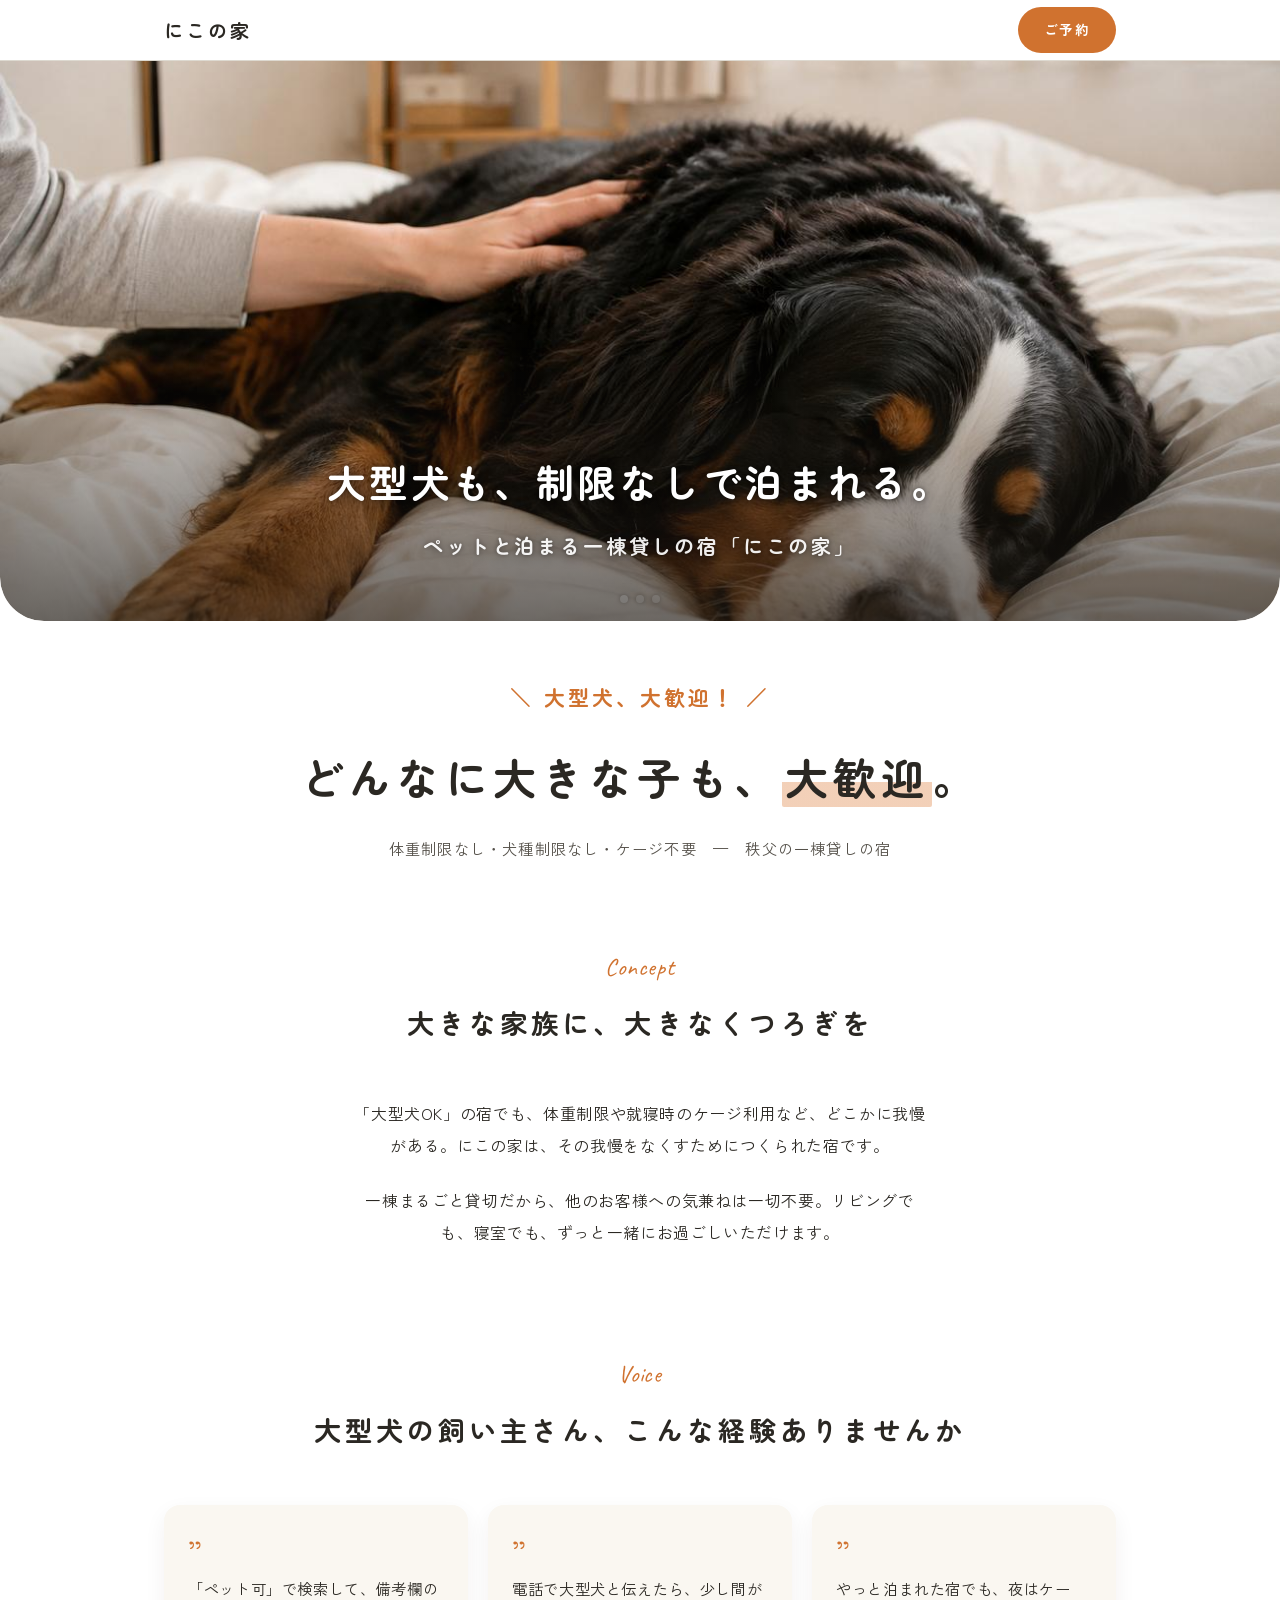
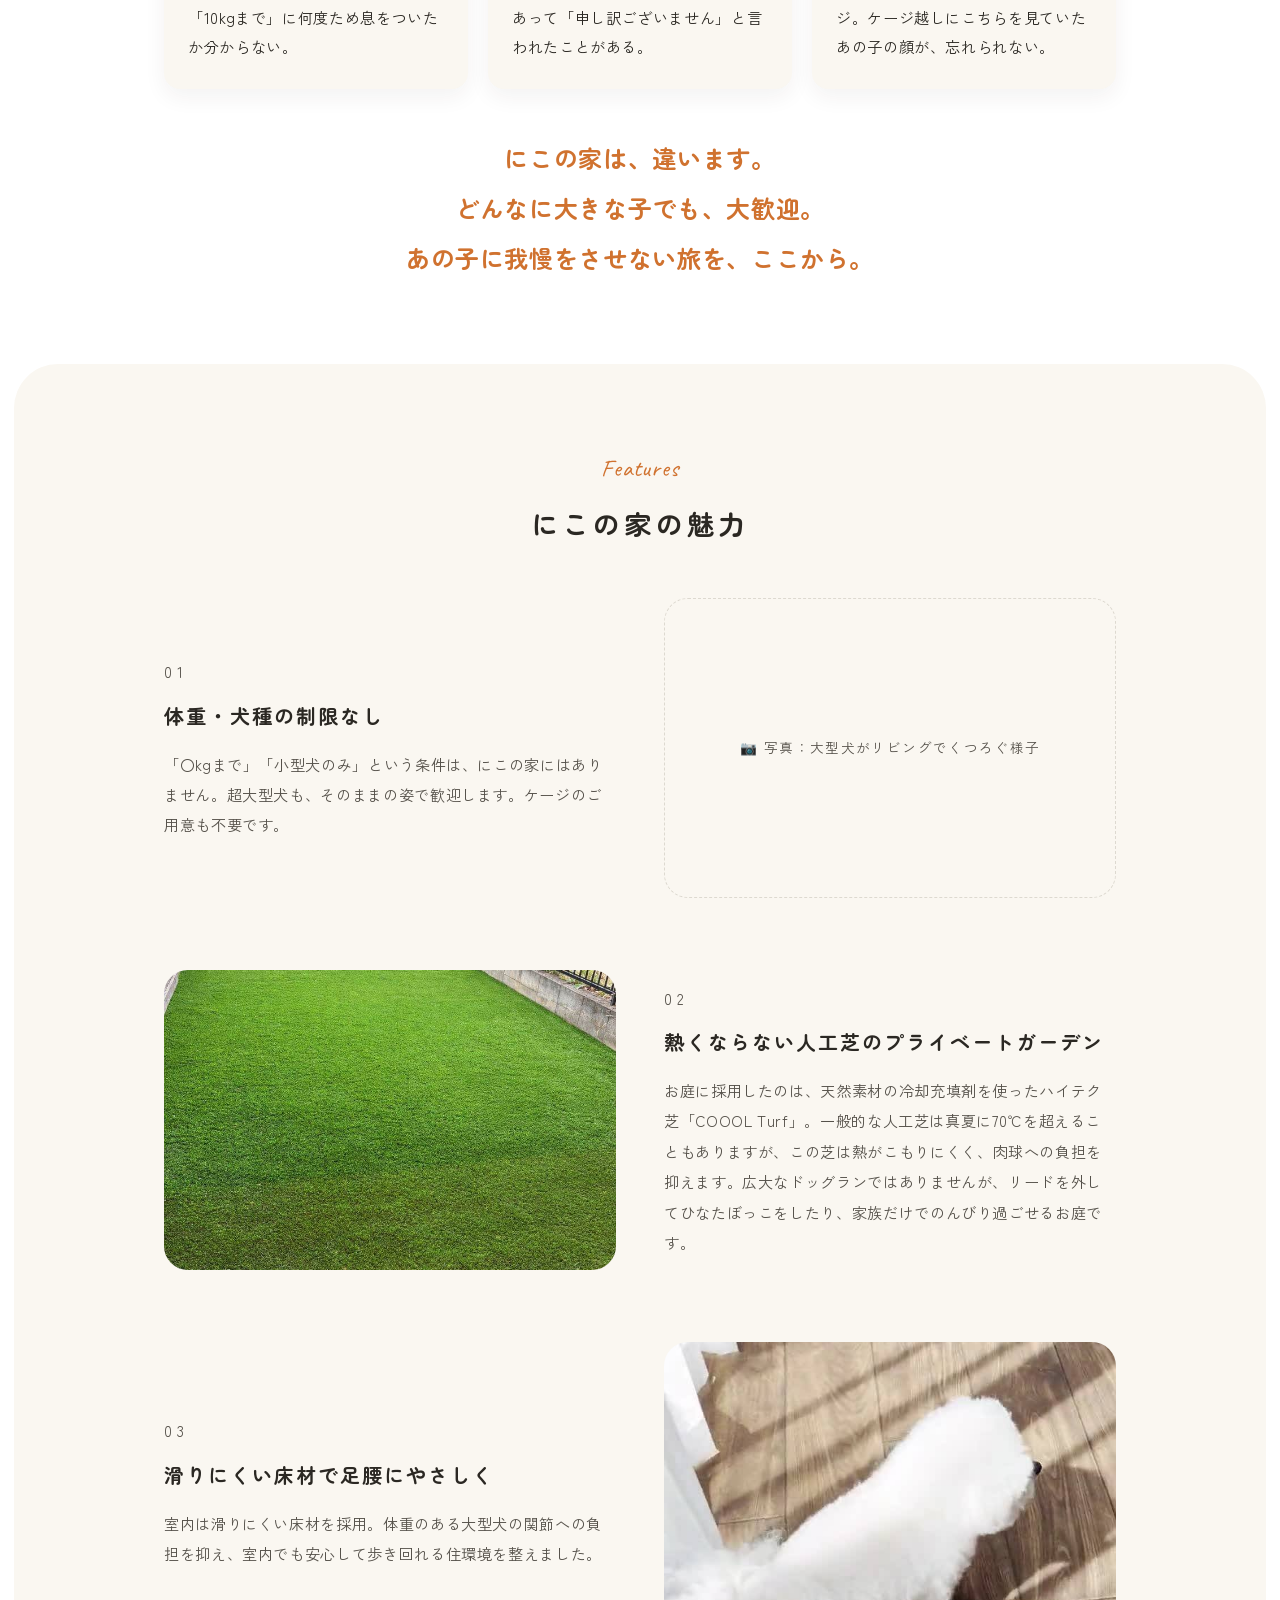
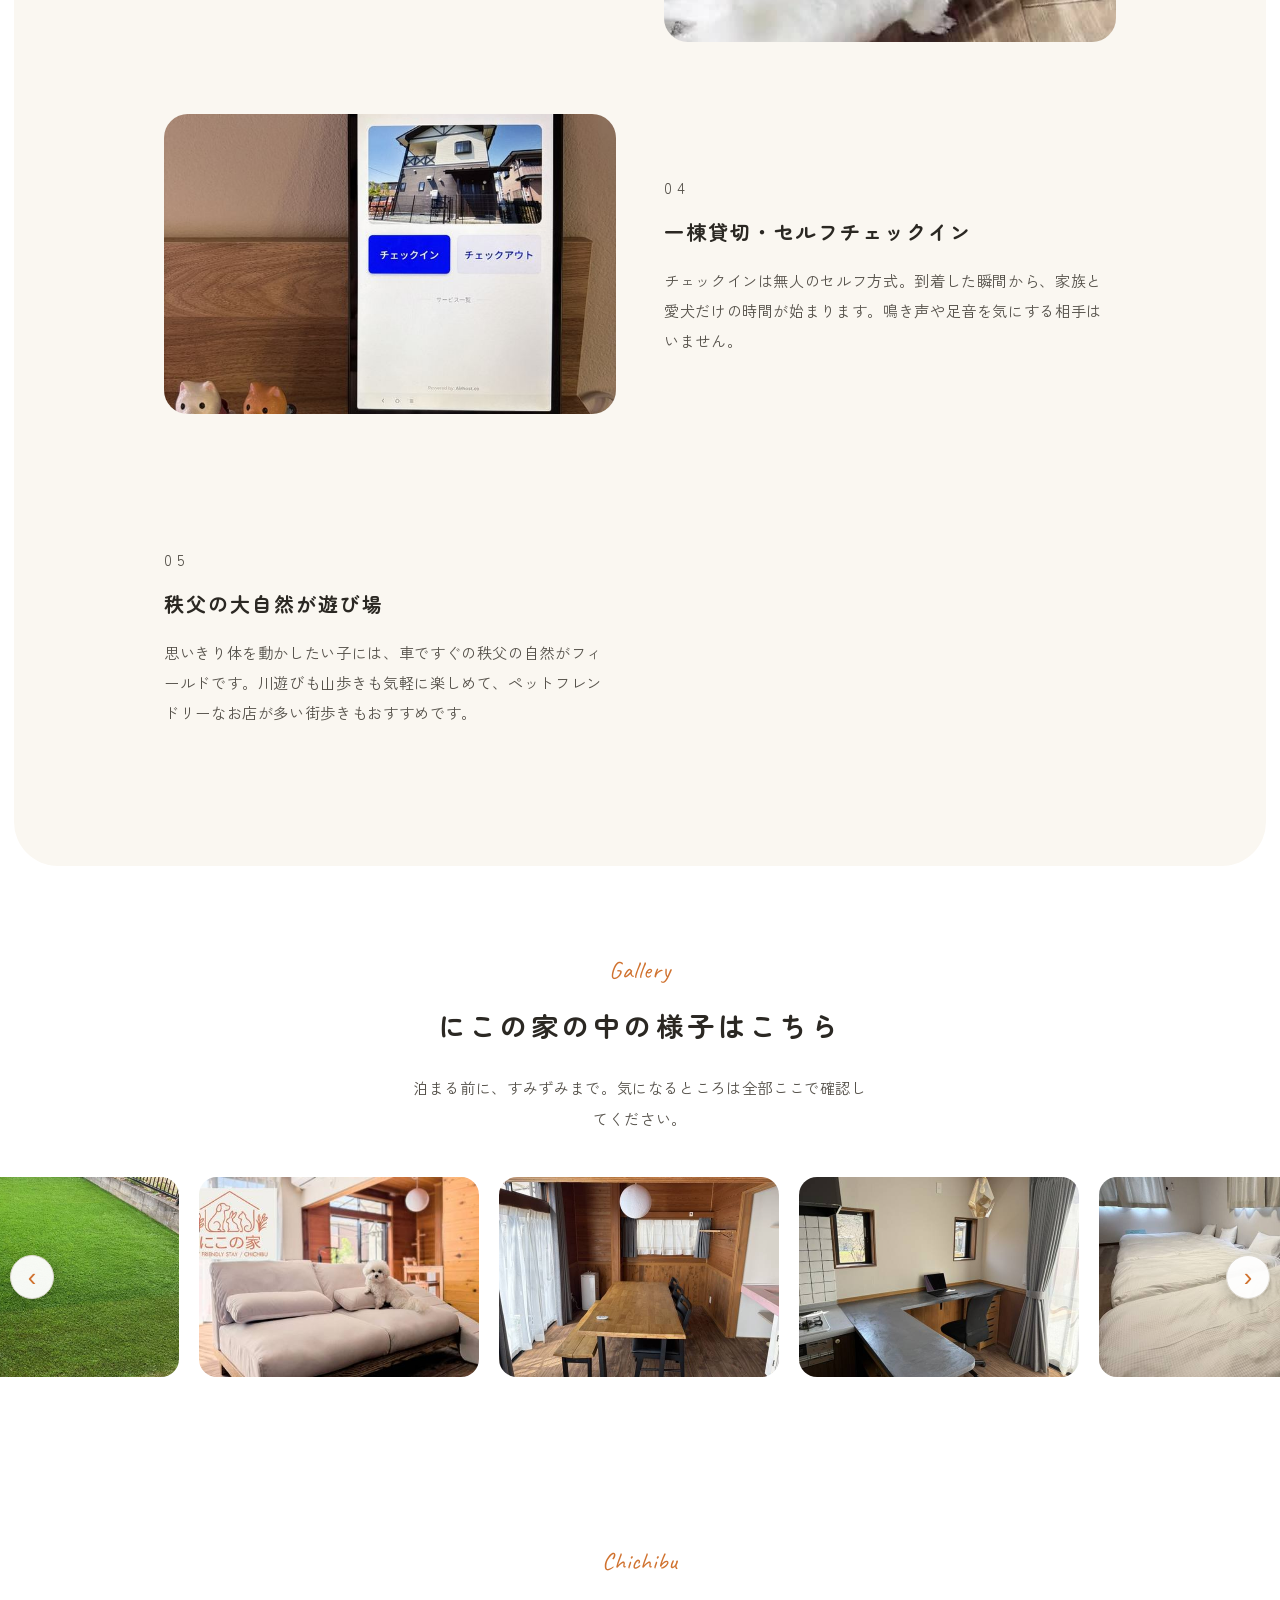
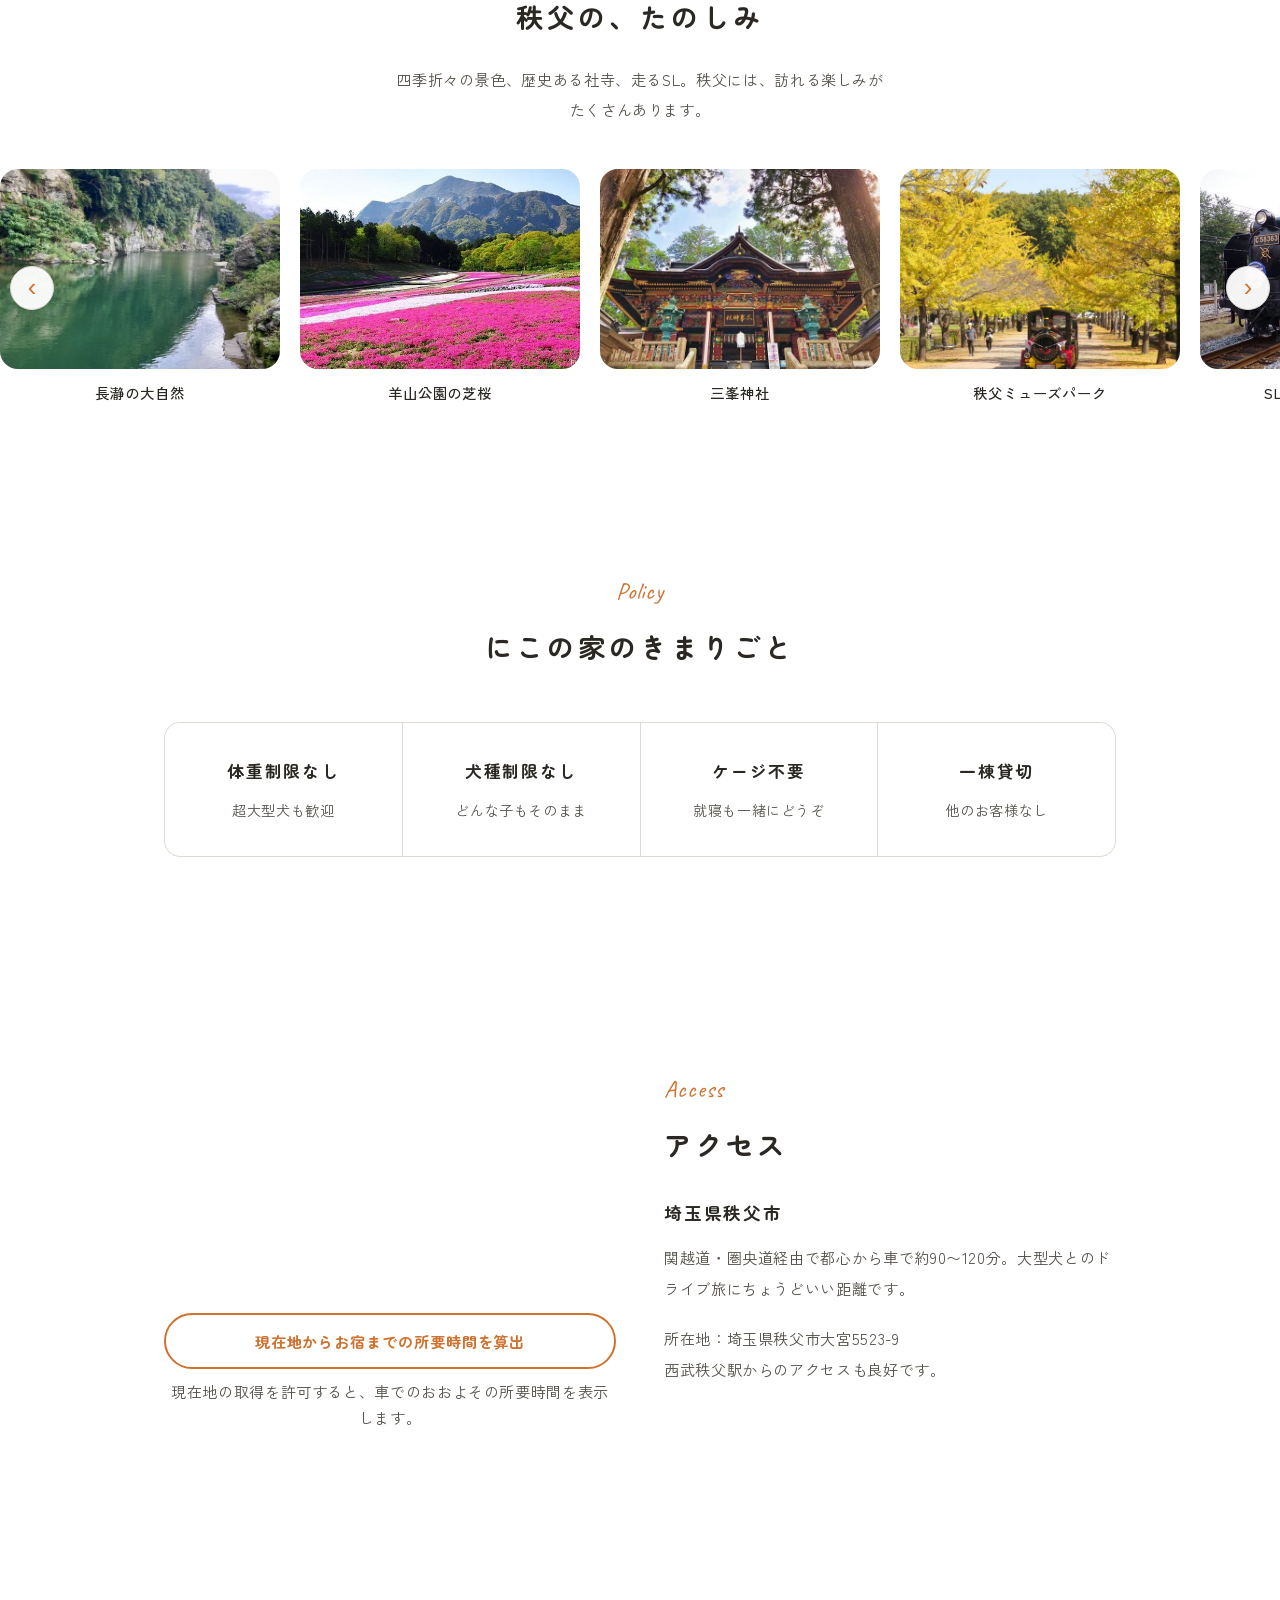
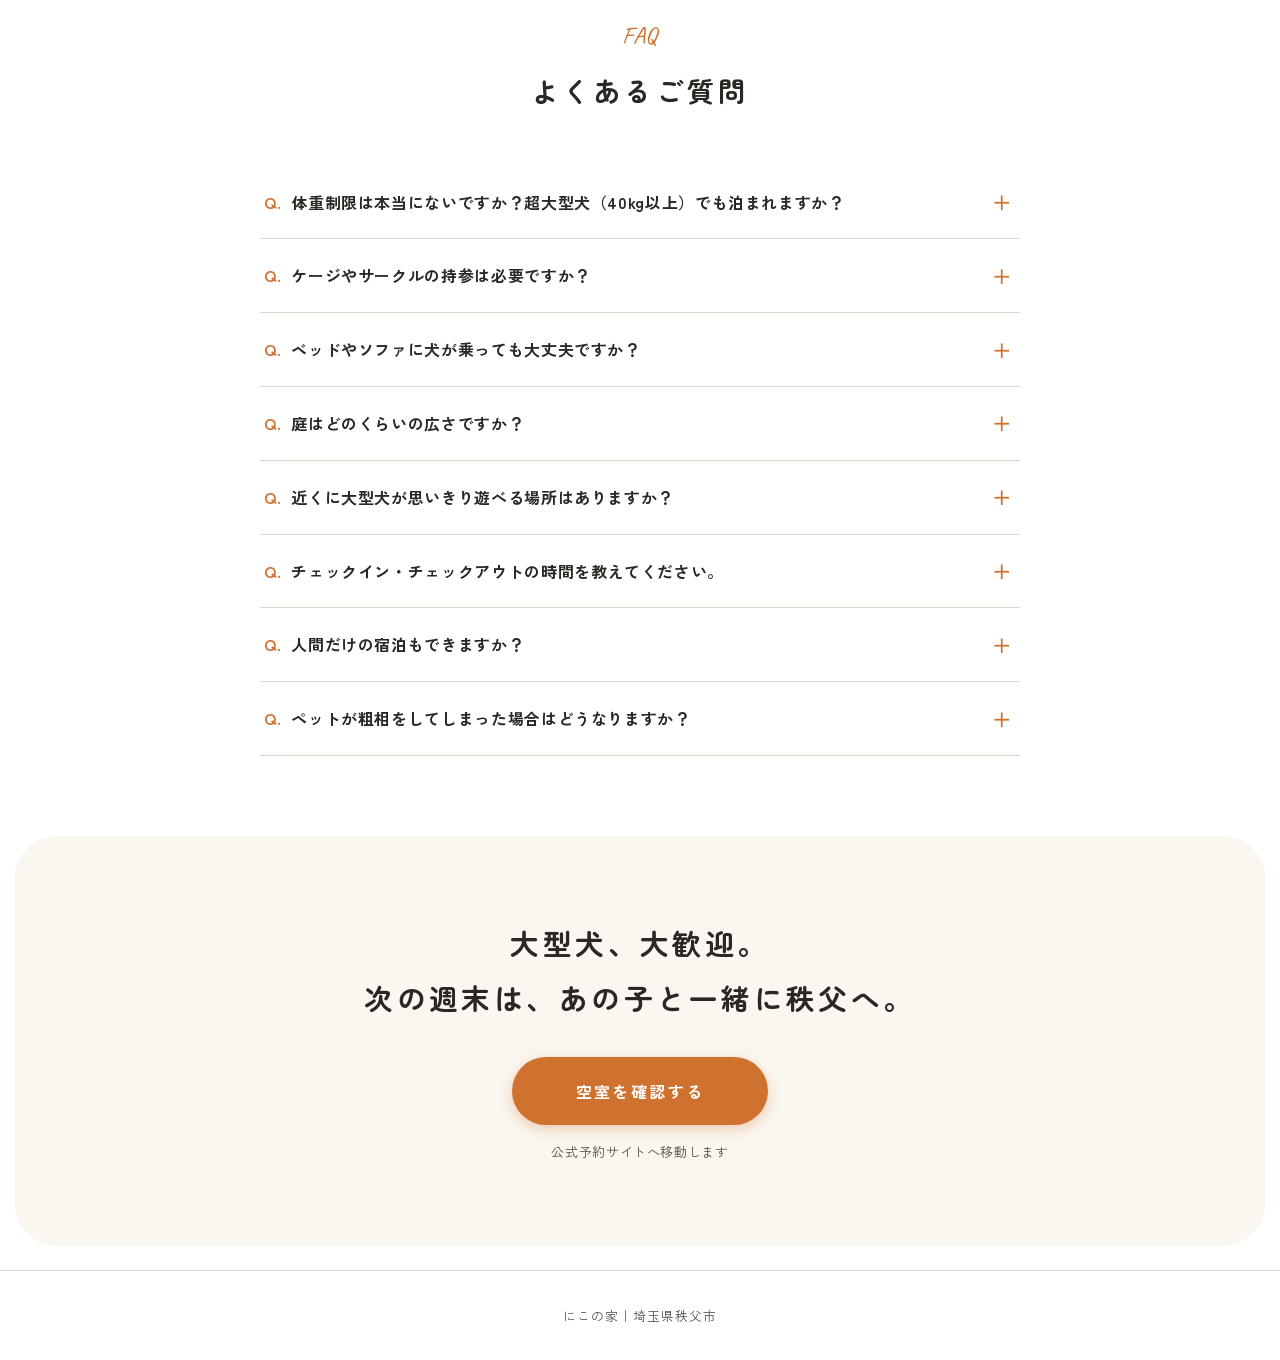
<file: lp/lp1_large-dogs.html>
<!DOCTYPE html>
<html lang="ja">
<head>
<!-- Google tag (gtag.js) -->
<script async src="https://www.googletagmanager.com/gtag/js?id=G-9NFQ0TZ5VB"></script>
<script>
  window.dataLayer = window.dataLayer || [];
  function gtag(){dataLayer.push(arguments);}
  gtag('js', new Date());
  gtag('config', 'G-9NFQ0TZ5VB');
</script>

<meta charset="UTF-8">
<meta name="viewport" content="width=device-width, initial-scale=1.0">
<meta name="color-scheme" content="light only">
<title>にこの家｜大型犬と泊まれる宿・秩父（体重・犬種制限なし）</title>
<meta name="description" content="体重制限なし・犬種制限なし・ケージ不要。大型犬とのびのび過ごせる秩父の一棟貸しの宿「にこの家」。">
<link rel="icon" href="../images/favicon.ico">
<link rel="apple-touch-icon" href="../images/apple-touch-icon.png">
<link rel="preconnect" href="https://fonts.googleapis.com">
<link rel="preconnect" href="https://fonts.gstatic.com" crossorigin>
<link href="https://fonts.googleapis.com/css2?family=Caveat:wght@600&family=Zen+Maru+Gothic:wght@500;700&family=Zen+Kaku+Gothic+New:wght@400;500;700&display=swap" rel="stylesheet">
<style>
:root{
  color-scheme:light only;
  --ink:#2B2823;
  --gray:#55514A;
  --gray-light:#7A766E; /* LPでは現在未使用（N-036 reviewer指摘・N-041で追記） */
  --accent:#8FA382;
  --accent-light:#A9BA9D; /* LPでは現在未使用（N-036 reviewer指摘・N-041で追記） */
  --accent-dark:#6E8262; /* LPでは現在未使用（N-036 reviewer指摘・N-041で追記） */
  --btn:#D0722F;
  --btn-light:#E09A63; /* LPでは現在未使用（N-036 reviewer指摘・N-041で追記） */
  --btn-hover:#B35F22;
  --bg:#FFFFFF;
  --bg-sub:#FAF7F1;
  --bg-sub-dark:#EFEAE1; /* LPでは現在未使用（N-036 reviewer指摘・N-041で追記） */
  --line:#DDD9D0;
  --ink-deep:#231F1A; /* LPでは現在未使用（N-036 reviewer指摘・N-041で追記） */
  /* DESIGN.mdの14色に無い色。.f-video の暫定背景（黒）として使用 */
  --black:#000;
  --shadow-ink-06:rgba(43,40,35,.06);
  --shadow-terra-35:rgba(208,114,47,.35);
  --shadow-black-15:rgba(0,0,0,.15);
  --shadow-black-30:rgba(0,0,0,.3);
  --shadow-black-40:rgba(0,0,0,.4);
  --shadow-black-55:rgba(0,0,0,.55);
  --overlay-white-55:rgba(255,255,255,.55);
  --overlay-white-95:rgba(255,255,255,.95);
  --overlay-dusk-62:rgba(30,25,20,.62);
  --overlay-dusk-0:rgba(30,25,20,0);
  --highlight-orange-40:rgba(224,138,78,.4);
}
*{margin:0;padding:0;box-sizing:border-box}
html{scroll-behavior:smooth}
body{font-family:'Zen Kaku Gothic New',sans-serif;color:var(--ink) !important;background:var(--bg) !important;line-height:2;font-size:16px;letter-spacing:.04em}
img{max-width:100%;display:block}
.wrap{max-width:1000px;margin:0 auto;padding:0 24px}

/* 写真プレースホルダー（実写真に差し替え） */
.ph{background:var(--bg-sub);border:1px dashed var(--line);border-radius:16px;display:flex;align-items:center;justify-content:center;color:var(--gray);font-size:.85rem;letter-spacing:.1em;text-align:center;padding:12px}
.ph::before{content:"📷 ";margin-right:6px}

/* header */
header{position:sticky;top:0;z-index:50;background:var(--overlay-white-95);border-bottom:1px solid var(--line)}
.nav{display:flex;justify-content:space-between;align-items:center;height:60px}
.logo{font-family:'Zen Maru Gothic',sans-serif;font-weight:600;font-size:1.2rem;color:var(--ink);text-decoration:none;letter-spacing:.15em}
.nav-cta{background:var(--btn);color:var(--bg) !important;text-decoration:none;padding:9px 26px;font-size:.85rem;font-weight:700;letter-spacing:.1em;border-radius:999px;transition:background .2s}
.nav-cta:hover{background:var(--btn-hover)}

/* hero */
.hero{position:relative}
.hero .ph{height:min(72vh,560px)}
.hero-copy{text-align:center;padding:56px 24px 0}
.hero-copy h1{font-family:'Zen Maru Gothic',sans-serif;font-weight:600;font-size:clamp(1.6rem,4.5vw,2.4rem);line-height:1.9;letter-spacing:.12em}
.hero-copy p{margin-top:16px;color:var(--gray);font-size:.95rem;letter-spacing:.08em}

/* section common */
section{padding:80px 0}
.label{text-align:center;margin-bottom:48px}
.label .en{display:block;font-size:.75rem;letter-spacing:.35em;color:var(--accent);text-transform:uppercase;margin-bottom:8px}
.label .ja{font-family:'Zen Maru Gothic',sans-serif;font-weight:600;font-size:clamp(1.3rem,3.2vw,1.7rem);letter-spacing:.15em}

/* concept */
.concept{text-align:center}
.concept p{max-width:36em;margin:0 auto 1.4em}

/* features */
.features{background:var(--bg-sub)}
.feature{display:grid;grid-template-columns:1fr 1fr;gap:48px;align-items:center;margin-bottom:72px}
.feature:last-child{margin-bottom:0}
.feature .ph{height:300px}
.feature:nth-child(even) .f-img{order:2}
.num{font-family:'Zen Maru Gothic',sans-serif;color:var(--accent);font-size:.9rem;letter-spacing:.3em;margin-bottom:12px}
.feature h3{font-family:'Zen Maru Gothic',sans-serif;font-weight:600;font-size:1.25rem;letter-spacing:.1em;margin-bottom:16px;line-height:1.7}
.feature p{color:var(--gray);font-size:.95rem}
@media(max-width:720px){.feature{grid-template-columns:1fr;gap:24px}.feature:nth-child(even) .f-img{order:0}}

/* rules */
.rules-grid{display:grid;grid-template-columns:repeat(auto-fit,minmax(200px,1fr));gap:1px;background:var(--line);border:1px solid var(--line);border-radius:16px;overflow:hidden}
.rule{background:var(--bg);padding:32px 20px;text-align:center}
.rule .t{font-family:'Zen Maru Gothic',sans-serif;font-weight:600;font-size:1.05rem;letter-spacing:.1em;margin-bottom:8px}
.rule .d{color:var(--gray);font-size:.88rem}

/* access */
.access-inner{display:grid;grid-template-columns:1fr 1fr;gap:48px;align-items:center}
.access .ph{height:280px}
.access h3{font-family:'Zen Maru Gothic',sans-serif;font-weight:600;font-size:1.1rem;margin-bottom:12px;letter-spacing:.1em}
.access p{color:var(--gray);font-size:.95rem;margin-bottom:20px}
@media(max-width:720px){.access-inner{grid-template-columns:1fr}}

/* cta */
.cta{background:var(--bg-sub);text-align:center}
.cta h2{font-family:'Zen Maru Gothic',sans-serif;font-weight:600;font-size:clamp(1.3rem,3.5vw,1.8rem);letter-spacing:.12em;line-height:1.9;margin-bottom:32px}
.btn{display:inline-block;background:var(--btn);color:var(--bg) !important;text-decoration:none;padding:18px 64px;font-size:1rem;font-weight:700;letter-spacing:.15em;border-radius:999px;box-shadow:0 4px 14px var(--shadow-terra-35);transition:background .2s,transform .15s}
.btn:hover{background:var(--btn-hover);transform:translateY(-1px)}
.btn-note{display:block;margin-top:14px;font-size:.82rem;color:var(--gray)}

footer{border-top:1px solid var(--line);text-align:center;padding:32px 24px;font-size:.8rem;color:var(--gray);letter-spacing:.08em}
@media (prefers-reduced-motion:reduce){*{transition:none!important}}

/* welcome badge */
.welcome{display:block;color:var(--btn);font-family:'Zen Maru Gothic',sans-serif;font-weight:700;letter-spacing:.15em;font-size:clamp(1.05rem,3vw,1.3rem);margin-bottom:16px}
/* empathy section */
.empathy{background:var(--bg);padding-top:0}
.quotes{display:grid;grid-template-columns:repeat(auto-fit,minmax(250px,1fr));gap:20px;margin-bottom:44px}
.q{background:var(--bg-sub);border-radius:16px;padding:28px 24px;font-size:.95rem;color:var(--ink);line-height:1.9}
.q::before{content:"”";font-family:'Zen Maru Gothic',sans-serif;font-size:2.2rem;color:var(--btn);line-height:1;display:block;margin-bottom:6px}
.answer{text-align:center;font-family:'Zen Maru Gothic',sans-serif;font-weight:700;font-size:clamp(1.15rem,3.2vw,1.5rem);color:var(--btn);line-height:2.1}
.sp{display:none}
@media(max-width:600px){.sp{display:inline}}

/* === emo upgrade === */
.label .en{font-family:'Caveat',cursive;font-size:1.5rem;letter-spacing:.04em;text-transform:none;color:var(--btn);margin-bottom:4px}
.mk{background:linear-gradient(transparent 60%,var(--highlight-orange-40) 60%);padding:0 .06em;border-radius:2px}
.hero-copy h1{font-size:clamp(1.8rem,5vw,2.7rem)}
.features{border-radius:44px;margin:0 14px}
.cta{border-radius:44px;margin:0 14px 24px}
.q{box-shadow:0 8px 22px var(--shadow-ink-06)}
.feature .ph,.access .ph{border-radius:24px}
.hero .ph{border-radius:0 0 44px 44px;border-top:none}
.fadein{opacity:0;transform:translateY(26px);transition:opacity .9s cubic-bezier(.22,.6,.3,1),transform .9s cubic-bezier(.22,.6,.3,1)}
.fadein.show{opacity:1;transform:none}
@media (prefers-reduced-motion:reduce){.fadein{opacity:1!important;transform:none!important;transition:none!important}}

/* === chichibu marquee === */
.chichibu{padding:80px 0;overflow:hidden}
.chi-lead{text-align:center;color:var(--gray);margin:-28px auto 44px;font-size:.95rem;padding:0 24px;max-width:36em}
.marquee{overflow:hidden;width:100%}
.m-track{display:flex;gap:20px;width:max-content}
.m-card{width:280px;flex-shrink:0;margin:0}
.m-card .ph{height:200px;border-radius:18px;font-size:.78rem}
.m-card figcaption{text-align:center;margin-top:10px;font-size:.9rem;color:var(--ink);font-weight:500;letter-spacing:.06em}
@keyframes scrollx{from{transform:translateX(0)}to{transform:translateX(-50%)}}
@media (prefers-reduced-motion:reduce){.m-track{animation:none}.marquee{overflow-x:auto;-webkit-overflow-scrolling:touch}}

.m-photo{width:100%;height:200px;object-fit:cover;border-radius:18px;display:block}
.f-photo{width:100%;height:300px;object-fit:cover;border-radius:24px;display:block}
.f-video{width:100%;height:300px;object-fit:cover;border-radius:24px;display:block;background:var(--black)}

/* === google map === */
.map-box{width:100%}
.gmap{width:100%;height:280px;border:0;border-radius:24px;display:block;filter:saturate(.9)}
.route-btn{display:block;width:100%;margin-top:16px;background:var(--bg);color:var(--btn);border:2px solid var(--btn);border-radius:999px;padding:15px 20px;font-family:'Zen Maru Gothic',sans-serif;font-weight:700;font-size:.95rem;letter-spacing:.06em;cursor:pointer;transition:background .2s,color .2s}
.route-btn:hover{background:var(--btn);color:var(--bg)}
.route-btn:disabled{opacity:.6;cursor:wait}
.route-note{font-size:.8rem;color:var(--gray);margin-top:10px;text-align:center;line-height:1.7}

.route-result{margin-top:18px;background:var(--bg-sub);border-radius:20px;padding:24px 20px;text-align:center}
.rr-main{margin:0;line-height:1.4}
.rr-time{font-family:'Zen Maru Gothic',sans-serif;font-weight:700;font-size:clamp(1.7rem,6vw,2.2rem);color:var(--btn);display:block}
.rr-unit{font-size:.8rem;color:var(--gray);display:block;margin-top:4px}
.rr-sub{font-size:.9rem;color:var(--ink);margin:10px 0 14px}
.rr-link{font-size:.88rem;color:var(--btn);font-weight:700;text-decoration:underline;text-underline-offset:4px}

/* === faq === */
.faq{background:var(--bg)}
.faq-list{max-width:760px;margin:0 auto}
.faq-list details{border-bottom:1px solid var(--line)}
.faq-list summary{list-style:none;cursor:pointer;padding:22px 40px 22px 4px;font-weight:700;font-size:1rem;color:var(--ink);position:relative;line-height:1.8}
.faq-list summary::-webkit-details-marker{display:none}
.faq-list summary::before{content:"Q.";color:var(--btn);font-family:'Zen Maru Gothic',sans-serif;font-weight:700;margin-right:10px}
.faq-list summary::after{content:"＋";position:absolute;right:8px;top:50%;transform:translateY(-50%);color:var(--btn);font-size:1.2rem;transition:transform .2s}
.faq-list details[open] summary::after{content:"−"}
.faq-list .faq-a{padding:0 4px 24px;color:var(--gray);font-size:.95rem;line-height:2}
.faq-list .faq-a::before{content:"A.";color:var(--accent);font-family:'Zen Maru Gothic',sans-serif;font-weight:700;margin-right:10px}

/* === hero slideshow === */
.hero-slides{position:relative;height:min(72vh,560px);overflow:hidden;border-radius:0 0 44px 44px}
.hero-slide{position:absolute;inset:0;opacity:0;transition:opacity 1.8s ease;z-index:0}
.hero-slide.is-active{opacity:1;z-index:1}
.hero-slide .ph,.hero-slide img,.hero-slide video{width:100%;height:100%;object-fit:cover;border-radius:0;border:none}
.hero-dots{position:absolute;bottom:18px;left:50%;transform:translateX(-50%);display:flex;gap:8px;z-index:2}
.hero-dots span{width:8px;height:8px;border-radius:50%;background:var(--overlay-white-55);box-shadow:0 0 4px var(--shadow-black-30);transition:background .3s}
.hero-dots span.on{background:var(--bg)}
@media (prefers-reduced-motion:reduce){.hero-slide{transition:none}}

/* === hero tag === */
.hero-tag{position:absolute;left:50%;bottom:56px;transform:translateX(-50%);z-index:3;background:none;color:var(--bg);font-family:'Zen Maru Gothic',sans-serif;font-weight:700;font-size:clamp(1.25rem,4.2vw,2.1rem);letter-spacing:.08em;line-height:1.9;padding:0 20px;text-align:center;width:max-content;max-width:calc(100% - 32px);text-shadow:0 2px 14px var(--shadow-black-55),0 0 4px var(--shadow-black-40)}
.hero-tag .tag-strong{display:block;font-size:1.15em}
.hero-tag .tag-name{display:block;font-size:.6em;letter-spacing:.14em;margin-top:8px;opacity:.92}
.hero-slides::after{content:"";position:absolute;inset:auto 0 0 0;height:55%;background:linear-gradient(to top,var(--overlay-dusk-62),var(--overlay-dusk-0));z-index:2;pointer-events:none;border-radius:0 0 44px 44px}

/* === gallery === */
.gallery{background:var(--bg);overflow:hidden}
.g-lead{text-align:center;color:var(--gray);margin:-28px auto 44px;font-size:.95rem;max-width:34em;padding:0 24px}
.g-marquee{overflow:hidden;width:100%}
.g-track{display:flex;gap:20px;width:max-content}
.g-cell{margin:0;width:280px;flex-shrink:0}
.g-cell .ph,.g-cell img{width:100%;height:200px;object-fit:cover;border-radius:18px;display:block}
.g-cell .ph{height:200px;font-size:.75rem}
.g-cell figcaption{text-align:center;margin-top:8px;font-size:.88rem;color:var(--ink);font-weight:500;letter-spacing:.06em}
@keyframes scrollx-rev{from{transform:translateX(-50%)}to{transform:translateX(0)}}
@media (prefers-reduced-motion:reduce){.g-track{animation:none}.g-marquee{overflow-x:auto;-webkit-overflow-scrolling:touch}}

/* === carousel manual control === */
.car-shell{position:relative}
.car-btn{position:absolute;top:50%;transform:translateY(-50%);z-index:5;width:44px;height:44px;border-radius:50%;background:var(--overlay-white-95);border:1px solid var(--line);color:var(--btn);font-size:1.6rem;line-height:1;cursor:pointer;box-shadow:0 4px 14px var(--shadow-black-15);display:flex;align-items:center;justify-content:center;transition:background .2s,color .2s;padding:0}
.car-btn:hover{background:var(--btn);color:var(--bg);border-color:var(--btn)}
.car-btn.prev{left:10px}
.car-btn.next{right:10px}
.marquee{overflow-x:auto;scrollbar-width:none;cursor:grab}
.marquee::-webkit-scrollbar{display:none}
.marquee.dragging{cursor:grabbing;user-select:none}
</style>
<script type="application/ld+json">
{
  "@context": "https://schema.org",
  "@type": "LodgingBusiness",
  "name": "にこの家",
  "alternateName": "Niko's House",
  "address": {
    "@type": "PostalAddress",
    "streetAddress": "大宮5523-9",
    "addressLocality": "秩父市",
    "addressRegion": "埼玉県",
    "addressCountry": "JP",
    "postalCode": "368-0023"
  },
  "geo": {
    "@type": "GeoCoordinates",
    "latitude": 36.010303,
    "longitude": 139.093028
  },
  "url": "https://nicoshouse.airhost.co/ja",
  "petsAllowed": true,
  "amenityFeature": [
    {
      "@type": "LocationFeatureSpecification",
      "name": "一棟貸切",
      "value": true
    },
    {
      "@type": "LocationFeatureSpecification",
      "name": "頭数制限なし・ケージ不要",
      "value": true
    },
    {
      "@type": "LocationFeatureSpecification",
      "name": "人工芝のプライベートガーデン",
      "value": true
    },
    {
      "@type": "LocationFeatureSpecification",
      "name": "滑りにくい床材",
      "value": true
    },
    {
      "@type": "LocationFeatureSpecification",
      "name": "セルフチェックイン",
      "value": true
    }
  ],
  "potentialAction": {
    "@type": "ReserveAction",
    "target": "https://nicoshouse.airhost.co/ja"
  },
  "description": "体重制限なし・犬種制限なし・ケージ不要。大型犬とのびのび過ごせる埼玉県秩父市の一棟貸しペット民泊。人工芝のプライベートガーデンと滑りにくい床材で、大きな家族も安心。",
  "checkinTime": "15:00",
  "checkoutTime": "10:00"
}
</script>
<script type="application/ld+json">
{
  "@context": "https://schema.org",
  "@type": "FAQPage",
  "mainEntity": [
    {
      "@type": "Question",
      "name": "体重制限は本当にないですか？超大型犬（40kg以上）でも泊まれますか？",
      "acceptedAnswer": {
        "@type": "Answer",
        "text": "はい。秩父のペット民泊「にこの家」では体重・犬種による制限を一切設けておらず、40kg以上の超大型犬もそのまま宿泊できます。"
      }
    },
    {
      "@type": "Question",
      "name": "ケージやサークルの持参は必要ですか？",
      "acceptedAnswer": {
        "@type": "Answer",
        "text": "にこの家では滞在中のケージ利用義務はありません。施設にケージ・サークルのご用意がないため、「ないと困るもの」がある場合のみお持ちください。"
      }
    },
    {
      "@type": "Question",
      "name": "ベッドやソファに犬が乗っても大丈夫ですか？",
      "acceptedAnswer": {
        "@type": "Answer",
        "text": "大丈夫です。にこの家はベッドやソファに犬が乗ることを歓迎している宿ですので、ご家庭と同じように一緒にくつろげます。"
      }
    },
    {
      "@type": "Question",
      "name": "庭はどのくらいの広さですか？",
      "acceptedAnswer": {
        "@type": "Answer",
        "text": "にこの家の庭は縦約8m×横約4mの人工芝のプライベート空間です。広大なドッグランではありませんが、リードを外して外の空気を楽しむには十分な広さです。"
      }
    },
    {
      "@type": "Question",
      "name": "近くに大型犬が思いきり遊べる場所はありますか？",
      "acceptedAnswer": {
        "@type": "Answer",
        "text": "にこの家から車圏内に、屋内外の広大なドッグランを備えた「わん's場」と、ドッグラン・犬用温泉のある「スパ・ドッグズラン秩父」があります。宿でゆっくり、遊びは近隣施設で、という使い分けがおすすめです。"
      }
    },
    {
      "@type": "Question",
      "name": "チェックイン・チェックアウトの時間を教えてください。",
      "acceptedAnswer": {
        "@type": "Answer",
        "text": "にこの家のチェックインは15:00、チェックアウトは10:00です。セルフチェックイン方式のため、到着後すぐにご家族だけの時間を過ごせます。"
      }
    },
    {
      "@type": "Question",
      "name": "人間だけの宿泊もできますか？",
      "acceptedAnswer": {
        "@type": "Answer",
        "text": "可能です。にこの家はペット連れでない方もご利用いただける一棟貸しの宿です。"
      }
    },
    {
      "@type": "Question",
      "name": "ペットが粗相をしてしまった場合はどうなりますか？",
      "acceptedAnswer": {
        "@type": "Answer",
        "text": "にこの家では清掃道具をご用意していますので、清掃にご協力をお願いします。ご不安な場合はマナーパンツ等の着用がおすすめです。著しい破損や特別な清掃が必要な場合は、別途費用を請求させていただく可能性があります。"
      }
    }
  ]
}
</script>
<link rel="canonical" href="https://nikonote04.github.io/nicoshouse/lp/lp1_large-dogs.html">
</head>
<body>

<header>
  <div class="wrap nav">
    <a class="logo" href="../">にこの家</a>
    <a class="nav-cta" data-cta="header" href="https://nicoshouse.airhost.co/ja" target="_blank" rel="noopener">ご予約</a>
  </div>
</header>

<div class="hero">
  <div class="hero-slides">
    <p class="hero-tag"><span class="tag-strong">大型犬も、制限なしで泊まれる。</span><span class="tag-name">ペットと泊まる一棟貸しの宿「にこの家」</span></p>
    <div class="hero-slide is-active"><img fetchpriority="high" decoding="async" src="assets/img/09310e4523.jpg" alt="ベッドで撫でられてまどろむバーニーズ・マウンテン・ドッグ"></div>
    <div class="hero-slide"><img loading="lazy" decoding="async" src="assets/img/fb580f825b.jpg" alt="ソファで安心して眠るゴールデンレトリバー"></div>
    <div class="hero-slide"><img loading="lazy" decoding="async" src="assets/img/e87278c49c.jpg" alt="飼い主を見上げながら散歩するグレートピレニーズ"></div>
    <div class="hero-dots"><span class="on"></span><span></span><span></span></div>
  </div>
  <div class="hero-copy">
    <span class="welcome">＼ 大型犬、大歓迎！ ／</span>
    <h1>どんなに大きな子も、<br class="sp"><span class="mk">大歓迎</span>。</h1>
    <p>体重制限なし・犬種制限なし・ケージ不要　—　秩父の一棟貸しの宿</p>
  </div>
</div>

<section class="concept">
  <div class="wrap">
    <div class="label"><span class="en">Concept</span><span class="ja">大きな家族に、大きなくつろぎを</span></div>
    <p>「大型犬OK」の宿でも、体重制限や就寝時のケージ利用など、どこかに我慢がある。にこの家は、その我慢をなくすためにつくられた宿です。</p>
    <p>一棟まるごと貸切だから、他のお客様への気兼ねは一切不要。リビングでも、寝室でも、ずっと一緒にお過ごしいただけます。</p>
  </div>
</section>

<section class="empathy">
  <div class="wrap">
    <div class="label"><span class="en">Voice</span><span class="ja">大型犬の飼い主さん、こんな経験ありませんか</span></div>
    <div class="quotes">
      <div class="q">「ペット可」で検索して、備考欄の「10kgまで」に何度ため息をついたか分からない。</div>
      <div class="q">電話で大型犬と伝えたら、少し間があって「申し訳ございません」と言われたことがある。</div>
      <div class="q">やっと泊まれた宿でも、夜はケージ。ケージ越しにこちらを見ていたあの子の顔が、忘れられない。</div>
    </div>
    <p class="answer">にこの家は、違います。<br>どんなに大きな子でも、大歓迎。<br>あの子に我慢をさせない旅を、ここから。</p>
  </div>
</section>

<section class="features">
  <div class="wrap">
    <div class="label"><span class="en">Features</span><span class="ja">にこの家の魅力</span></div>

    <div class="feature">
      <div class="f-img"><div class="ph">写真：大型犬がリビングでくつろぐ様子</div></div>
      <div>
        <p class="num">01</p>
        <h3>体重・犬種の制限なし</h3>
        <p>「〇kgまで」「小型犬のみ」という条件は、にこの家にはありません。超大型犬も、そのままの姿で歓迎します。ケージのご用意も不要です。</p>
      </div>
    </div>

    <div class="feature">
      <div class="f-img"><img loading="lazy" decoding="async" class="f-photo" src="assets/img/2ae29bca89.jpg" alt="にこの家のプライベートガーデン（人工芝）"></div>
      <div>
        <p class="num">02</p>
        <h3>熱くならない人工芝のプライベートガーデン</h3>
        <p>お庭に採用したのは、天然素材の冷却充填剤を使ったハイテク芝「COOOL Turf」。一般的な人工芝は真夏に70℃を超えることもありますが、この芝は熱がこもりにくく、肉球への負担を抑えます。広大なドッグランではありませんが、リードを外してひなたぼっこをしたり、家族だけでのんびり過ごせるお庭です。</p>
      </div>
    </div>

    <div class="feature">
      <div class="f-img"><video class="f-video" muted loop playsinline preload="none" poster="assets/img/floor-poster.jpg" width="560" height="996" aria-label="滑りにくい床材の上を歩くようす"><source src="assets/video/floor.mp4" type="video/mp4"></video></div>
      <div>
        <p class="num">03</p>
        <h3>滑りにくい床材で足腰にやさしく</h3>
        <p>室内は滑りにくい床材を採用。体重のある大型犬の関節への負担を抑え、室内でも安心して歩き回れる住環境を整えました。</p>
      </div>
    </div>

    <div class="feature">
      <div class="f-img"><img loading="lazy" decoding="async" class="f-photo" src="assets/img/a647b182a5.jpg" alt="セルフチェックイン用タブレットと看板犬の置物"></div>
      <div>
        <p class="num">04</p>
        <h3>一棟貸切・セルフチェックイン</h3>
        <p>チェックインは無人のセルフ方式。到着した瞬間から、家族と愛犬だけの時間が始まります。鳴き声や足音を気にする相手はいません。</p>
      </div>
    </div>

    <div class="feature">
      <div class="f-img"><img loading="lazy" decoding="async" class="f-photo" src="assets/img/1078ecbc50.jpg" alt="イチョウ並木を散歩するゴールデンレトリバーと飼い主"></div>
      <div>
        <p class="num">05</p>
        <h3>秩父の大自然が遊び場</h3>
        <p>思いきり体を動かしたい子には、車ですぐの秩父の自然がフィールドです。川遊びも山歩きも気軽に楽しめて、ペットフレンドリーなお店が多い街歩きもおすすめです。</p>
      </div>
    </div>

  </div>
</section>

<section class="gallery">
  <div class="wrap">
    <div class="label"><span class="en">Gallery</span><span class="ja">にこの家の中の様子はこちら</span></div>
    <p class="g-lead">泊まる前に、すみずみまで。気になるところは全部ここで確認してください。</p>
  </div>
  <div class="car-shell"><button type="button" class="car-btn prev" aria-label="前の写真へ">&#8249;</button><div class="marquee g-marquee" data-dir="rev"><div class="m-track g-track"><figure class="g-cell"><img loading="lazy" decoding="async" src="assets/img/4d64854c24.jpg" alt="にこの家のリビング"></figure><figure class="g-cell"><img loading="lazy" decoding="async" src="assets/img/67fb1f93dc.jpg" alt="ダイニング"></figure><figure class="g-cell"><img loading="lazy" decoding="async" src="assets/img/4d7bd4d662.jpg" alt="キッチンとワークスペース"></figure><figure class="g-cell"><img loading="lazy" decoding="async" src="assets/img/9e42eaa33e.jpg" alt="寝室"></figure><figure class="g-cell"><img loading="lazy" decoding="async" src="assets/img/e2959d23e9.jpg" alt="ベッドでくつろぐ看板犬にこ"></figure><figure class="g-cell"><img loading="lazy" decoding="async" src="assets/img/12acd98177.jpg" alt="玄関とキャットステップ"></figure><figure class="g-cell"><img loading="lazy" decoding="async" src="assets/img/ab8cde8abf.jpg" alt="浴室"></figure><figure class="g-cell"><img loading="lazy" decoding="async" src="assets/img/f40579db17.jpg" alt="キャットタワースペース"></figure><figure class="g-cell"><img loading="lazy" decoding="async" src="assets/img/632a575eac.jpg" alt="館内のアート"></figure><figure class="g-cell"><img loading="lazy" decoding="async" src="assets/img/6b41906a39.jpg" alt="お出かけ準備のにこたち"></figure><figure class="g-cell"><img loading="lazy" decoding="async" src="assets/img/2d62a4e132.jpg" alt="夜のテラス"></figure><figure class="g-cell"><img loading="lazy" decoding="async" src="assets/img/f1a984bc05.jpg" alt="夜の人工芝ガーデン"></figure><figure class="g-cell"><img loading="lazy" decoding="async" src="assets/img/543625c61e.jpg" alt="ドッグランスペース"></figure><figure class="g-cell"><img loading="lazy" decoding="async" src="../images/owner-story.jpg" alt="おもちゃで遊ぶ、にこの家の看板犬にこ"></figure><figure class="g-cell"><img loading="lazy" decoding="async" src="assets/img/b2becbfb31.jpg" alt="人工芝の庭（昼）"></figure></div></div><button type="button" class="car-btn next" aria-label="次の写真へ">&#8250;</button></div>
</section>

<section class="chichibu">
  <div class="label"><span class="en">Chichibu</span><span class="ja">秩父の、たのしみ</span></div>
  <p class="chi-lead">四季折々の景色、歴史ある社寺、走るSL。秩父には、訪れる楽しみがたくさんあります。</p>
  <div class="car-shell"><button type="button" class="car-btn prev" aria-label="前の写真へ">&#8249;</button><div class="marquee" data-dir="fwd">
    <div class="m-track"><figure class="m-card"><img loading="lazy" decoding="async" class="m-photo" src="assets/img/c7bce7caa7.jpg" alt="長瀞の渓谷"><figcaption>長瀞の大自然</figcaption></figure><figure class="m-card"><img loading="lazy" decoding="async" class="m-photo" src="assets/img/707a1b0949.jpg" alt="羊山公園の芝桜と武甲山"><figcaption>羊山公園の芝桜</figcaption></figure><figure class="m-card"><img loading="lazy" decoding="async" class="m-photo" src="assets/img/a58d479f7e.jpg" alt="三峯神社の社殿"><figcaption>三峯神社</figcaption></figure><figure class="m-card"><img loading="lazy" decoding="async" class="m-photo" src="assets/img/b4b1ce1d20.jpg" alt="秩父ミューズパークのイチョウ並木"><figcaption>秩父ミューズパーク</figcaption></figure><figure class="m-card"><img loading="lazy" decoding="async" class="m-photo" src="assets/img/00b3e30c9c.jpg" alt="SLパレオエクスプレス C58 363"><figcaption>SLパレオエクスプレス</figcaption></figure><figure class="m-card"><img loading="lazy" decoding="async" class="m-photo" src="assets/img/5a90cd5a09.jpg" alt="秩父のシンボル 武甲山"><figcaption>壮大な武甲山</figcaption></figure></div>
  </div><button type="button" class="car-btn next" aria-label="次の写真へ">&#8250;</button></div>
</section>

<section>
  <div class="wrap">
    <div class="label"><span class="en">Policy</span><span class="ja">にこの家のきまりごと</span></div>
    <div class="rules-grid">
      <div class="rule"><p class="t">体重制限なし</p><p class="d">超大型犬も歓迎</p></div>
      <div class="rule"><p class="t">犬種制限なし</p><p class="d">どんな子もそのまま</p></div>
      <div class="rule"><p class="t">ケージ不要</p><p class="d">就寝も一緒にどうぞ</p></div>
      <div class="rule"><p class="t">一棟貸切</p><p class="d">他のお客様なし</p></div>
    </div>
  </div>
</section>

<section class="access">
  <div class="wrap access-inner">
    <div class="map-box">
      <iframe class="gmap" src="https://maps.google.com/maps?q=%E5%9F%BC%E7%8E%89%E7%9C%8C%E7%A7%A9%E7%88%B6%E5%B8%82%E5%A4%A7%E5%AE%AE5523-9&z=15&output=embed&hl=ja" loading="lazy" referrerpolicy="no-referrer-when-downgrade" title="にこの家の地図" allowfullscreen></iframe>
      <button type="button" class="route-btn" id="routeBtn">現在地からお宿までの所要時間を算出</button>
      <div class="route-result" id="routeResult" hidden>
        <p class="rr-main"><span class="rr-time" id="rrTime">--</span><span class="rr-unit">（車でのおおよその目安）</span></p>
        <p class="rr-sub" id="rrDist"></p>
        <a class="rr-link" id="rrLink" href="#" target="_blank" rel="noopener">Googleマップで詳しいルートを見る →</a>
      </div>
      <p class="route-note" id="routeNote">現在地の取得を許可すると、車でのおおよその所要時間を表示します。</p>
    </div>
    <div>
      <div class="label" style="text-align:left;margin-bottom:24px"><span class="en">Access</span><span class="ja">アクセス</span></div>
      <h3>埼玉県秩父市</h3>
      <p>関越道・圏央道経由で都心から車で約90〜120分。大型犬とのドライブ旅にちょうどいい距離です。</p>
      <p>所在地：埼玉県秩父市大宮5523-9<br>西武秩父駅からのアクセスも良好です。</p>
    </div>
  </div>
</section>

<section class="faq">
  <div class="wrap">
    <div class="label"><span class="en">FAQ</span><span class="ja">よくあるご質問</span></div>
    <div class="faq-list"><details><summary>体重制限は本当にないですか？超大型犬（40kg以上）でも泊まれますか？</summary><p class="faq-a">はい。秩父のペット民泊「にこの家」では体重・犬種による制限を一切設けておらず、40kg以上の超大型犬もそのまま宿泊できます。</p></details><details><summary>ケージやサークルの持参は必要ですか？</summary><p class="faq-a">にこの家では滞在中のケージ利用義務はありません。施設にケージ・サークルのご用意がないため、「ないと困るもの」がある場合のみお持ちください。</p></details><details><summary>ベッドやソファに犬が乗っても大丈夫ですか？</summary><p class="faq-a">大丈夫です。にこの家はベッドやソファに犬が乗ることを歓迎している宿ですので、ご家庭と同じように一緒にくつろげます。</p></details><details><summary>庭はどのくらいの広さですか？</summary><p class="faq-a">にこの家の庭は縦約8m×横約4mの人工芝のプライベート空間です。広大なドッグランではありませんが、リードを外して外の空気を楽しむには十分な広さです。</p></details><details><summary>近くに大型犬が思いきり遊べる場所はありますか？</summary><p class="faq-a">にこの家から車圏内に、屋内外の広大なドッグランを備えた「わん's場」と、ドッグラン・犬用温泉のある「スパ・ドッグズラン秩父」があります。宿でゆっくり、遊びは近隣施設で、という使い分けがおすすめです。</p></details><details><summary>チェックイン・チェックアウトの時間を教えてください。</summary><p class="faq-a">にこの家のチェックインは15:00、チェックアウトは10:00です。セルフチェックイン方式のため、到着後すぐにご家族だけの時間を過ごせます。</p></details><details><summary>人間だけの宿泊もできますか？</summary><p class="faq-a">可能です。にこの家はペット連れでない方もご利用いただける一棟貸しの宿です。</p></details><details><summary>ペットが粗相をしてしまった場合はどうなりますか？</summary><p class="faq-a">にこの家では清掃道具をご用意していますので、清掃にご協力をお願いします。ご不安な場合はマナーパンツ等の着用がおすすめです。著しい破損や特別な清掃が必要な場合は、別途費用を請求させていただく可能性があります。</p></details></div>
  </div>
</section>

<section class="cta">
  <div class="wrap">
    <h2>大型犬、大歓迎。<br>次の週末は、あの子と一緒に秩父へ。</h2>
    <a class="btn" data-cta="footer" href="https://nicoshouse.airhost.co/ja" target="_blank" rel="noopener">空室を確認する</a>
    <span class="btn-note">公式予約サイトへ移動します</span>
  </div>
</section>

<footer>にこの家｜埼玉県秩父市</footer>

<script>
(function(){
  if(matchMedia('(prefers-reduced-motion: reduce)').matches) return;
  var io=new IntersectionObserver(function(es){
    es.forEach(function(e){if(e.isIntersecting){e.target.classList.add('show');io.unobserve(e.target);}});
  },{threshold:.12});
  document.querySelectorAll('.feature,.q,.label,.answer,.rule,.concept p').forEach(function(el){
    el.classList.add('fadein');io.observe(el);
  });
})();
</script>
<script>
(function(){
  var btn=document.getElementById('routeBtn'), note=document.getElementById('routeNote'),
      box=document.getElementById('routeResult'), tEl=document.getElementById('rrTime'),
      dEl=document.getElementById('rrDist'), link=document.getElementById('rrLink');
  if(!btn) return;
  var DLAT=36.010303, DLNG=139.093028, ADDR=encodeURIComponent('埼玉県秩父市大宮5523-9');

  function hav(a,b,c,d){var R=6371,r=Math.PI/180,x=(c-a)*r,y=(d-b)*r,
    h=Math.sin(x/2)*Math.sin(x/2)+Math.cos(a*r)*Math.cos(c*r)*Math.sin(y/2)*Math.sin(y/2);
    return R*2*Math.atan2(Math.sqrt(h),Math.sqrt(1-h));}
  function fmt(m){m=Math.round(m);if(m<60)return m+'分';return Math.floor(m/60)+'時間'+(m%60?(m%60)+'分':'');}

  function show(min,km,lat,lng,est){
    tEl.textContent='約'+fmt(min);
    dEl.textContent='距離：約'+km.toFixed(0)+'km';
    link.href='https://www.google.com/maps/dir/?api=1&origin='+lat+','+lng+'&destination='+ADDR+'&travelmode=driving';
    box.hidden=false;
    note.textContent=est?'※直線距離からの概算です。実際の所要時間は交通状況により変わります。':'※交通状況により変わります。詳細はGoogleマップでご確認ください。';
    btn.disabled=false; btn.textContent='もう一度計算する';
  }

  btn.addEventListener('click',function(){
    if(!navigator.geolocation){note.textContent='この端末では現在地を取得できません。';return;}
    btn.disabled=true; btn.textContent='計算しています…';
    navigator.geolocation.getCurrentPosition(function(p){
      var la=p.coords.latitude, ln=p.coords.longitude;
      fetch('https://router.project-osrm.org/route/v1/driving/'+ln+','+la+';'+DLNG+','+DLAT+'?overview=false')
        .then(function(r){return r.json();})
        .then(function(j){
          if(j.routes&&j.routes[0]){show(j.routes[0].duration/60,j.routes[0].distance/1000,la,ln,false);}
          else{throw 0;}
        })
        .catch(function(){
          var km=hav(la,ln,DLAT,DLNG)*1.3;
          show(km/45*60,km,la,ln,true);
        });
    },function(){
      btn.disabled=false; btn.textContent='現在地からお宿までの所要時間を算出';
      note.textContent='現在地を取得できませんでした。位置情報の許可設定をご確認ください。';
    },{enableHighAccuracy:false,timeout:8000,maximumAge:300000});
  });
})();
</script>
<script>
(function(){
  var slides=document.querySelectorAll('.hero-slide');
  var dots=document.querySelectorAll('.hero-dots span');
  if(slides.length<2) return;
  var i=0, INTERVAL=5000;
  setInterval(function(){
    slides[i].classList.remove('is-active'); if(dots[i]) dots[i].classList.remove('on');
    i=(i+1)%slides.length;
    slides[i].classList.add('is-active'); if(dots[i]) dots[i].classList.add('on');
  }, INTERVAL);
})();
</script>
<script>
(function(){
  var reduce=matchMedia('(prefers-reduced-motion: reduce)').matches;
  document.querySelectorAll('.car-shell').forEach(function(shell){
    var mq=shell.querySelector('.marquee');
    var track=mq.firstElementChild;track.innerHTML+=track.innerHTML;
    var dir=mq.getAttribute('data-dir')==='rev'?-1:1;
    var speed=reduce?0:0.55;
    var paused=false, idle;

    function half(){return track.scrollWidth/2;}
    if(dir<0) mq.scrollLeft=half();

    function wrap(){
      var h=half();
      if(mq.scrollLeft>=h) mq.scrollLeft-=h;
      else if(mq.scrollLeft<=0) mq.scrollLeft+=h;
    }
    mq.addEventListener('scroll',wrap,{passive:true});

    (function loop(){
      if(!paused&&speed) {mq.scrollLeft+=speed*dir;}
      requestAnimationFrame(loop);
    })();

    function pause(ms){paused=true;clearTimeout(idle);idle=setTimeout(function(){paused=false;},ms||3500);}
    ['touchstart','wheel','pointerdown'].forEach(function(ev){mq.addEventListener(ev,function(){pause();},{passive:true});});

    shell.querySelectorAll('.car-btn').forEach(function(b){
      b.addEventListener('click',function(){
        pause(5000);
        var card=track.querySelector('figure');
        var step=card?card.getBoundingClientRect().width+20:280;
        mq.scrollBy({left:(b.classList.contains('next')?1:-1)*step,behavior:'smooth'});
      });
    });

    var down=false,sx=0,sl=0;
    mq.addEventListener('mousedown',function(e){down=true;sx=e.pageX;sl=mq.scrollLeft;mq.classList.add('dragging');e.preventDefault();});
    window.addEventListener('mousemove',function(e){if(down){mq.scrollLeft=sl-(e.pageX-sx);}});
    window.addEventListener('mouseup',function(){down=false;mq.classList.remove('dragging');});
  });
})();
</script>
<script>
(function(){
  if(typeof gtag !== 'function') return;
  var LP = 'lp1_大型犬';

  // 予約サイトへの遷移（最重要コンバージョン）
  document.querySelectorAll('a[href*="nicoshouse.airhost.co"]').forEach(function(a){
    a.addEventListener('click', function(){
      gtag('event', 'reserve_click', {
        lp_name: LP,
        cta_position: a.getAttribute('data-cta') || 'other',
        link_text: (a.textContent || '').trim().slice(0,40)
      });
    });
  });

  // 所要時間算出ボタン
  var rb = document.getElementById('routeBtn');
  if(rb) rb.addEventListener('click', function(){
    gtag('event', 'route_calc_click', { lp_name: LP });
  });

  // FAQ開封（どの不安が読まれているか）
  document.querySelectorAll('.faq-list details').forEach(function(d){
    d.addEventListener('toggle', function(){
      if(!d.open) return;
      var q = d.querySelector('summary');
      gtag('event', 'faq_open', {
        lp_name: LP,
        question: q ? q.textContent.trim().slice(0,80) : ''
      });
    });
  });

  // スクロール到達（75%＝FAQ/CTAまで読んだ人）
  var fired = false;
  window.addEventListener('scroll', function(){
    if(fired) return;
    var h = document.documentElement;
    if((h.scrollTop + window.innerHeight) / h.scrollHeight >= 0.75){
      fired = true;
      gtag('event', 'scroll_75', { lp_name: LP });
    }
  }, {passive:true});
})();
</script>
<script>
(function(){
  var v = document.querySelector('video.f-video');
  if(!v) return;
  if(matchMedia('(prefers-reduced-motion: reduce)').matches) return;
  var io = new IntersectionObserver(function(es){
    es.forEach(function(e){
      if(e.isIntersecting){
        if(v.preload !== 'auto'){ v.preload = 'auto'; v.load(); }
        v.play().catch(function(){});
      } else { v.pause(); }
    });
  }, {threshold:0.25});
  io.observe(v);
})();
</script>
</body>
</html>
</file>
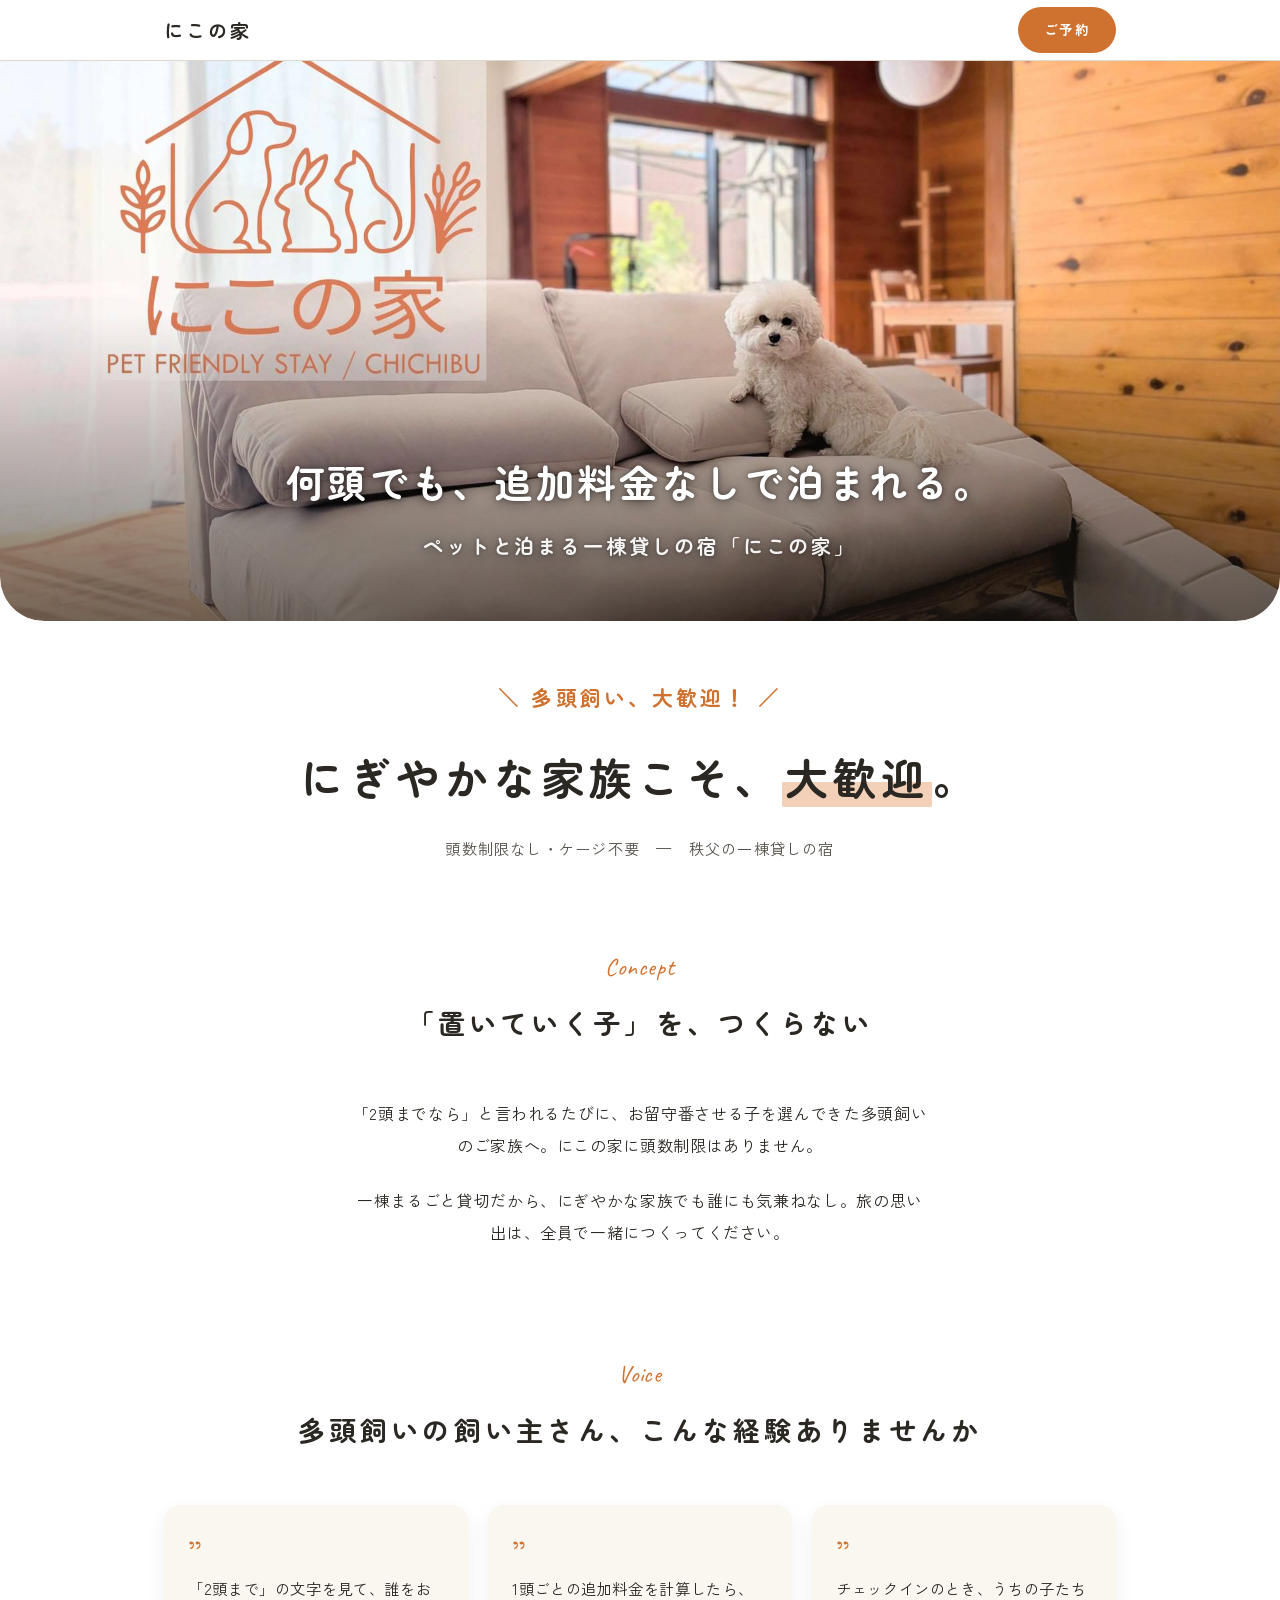
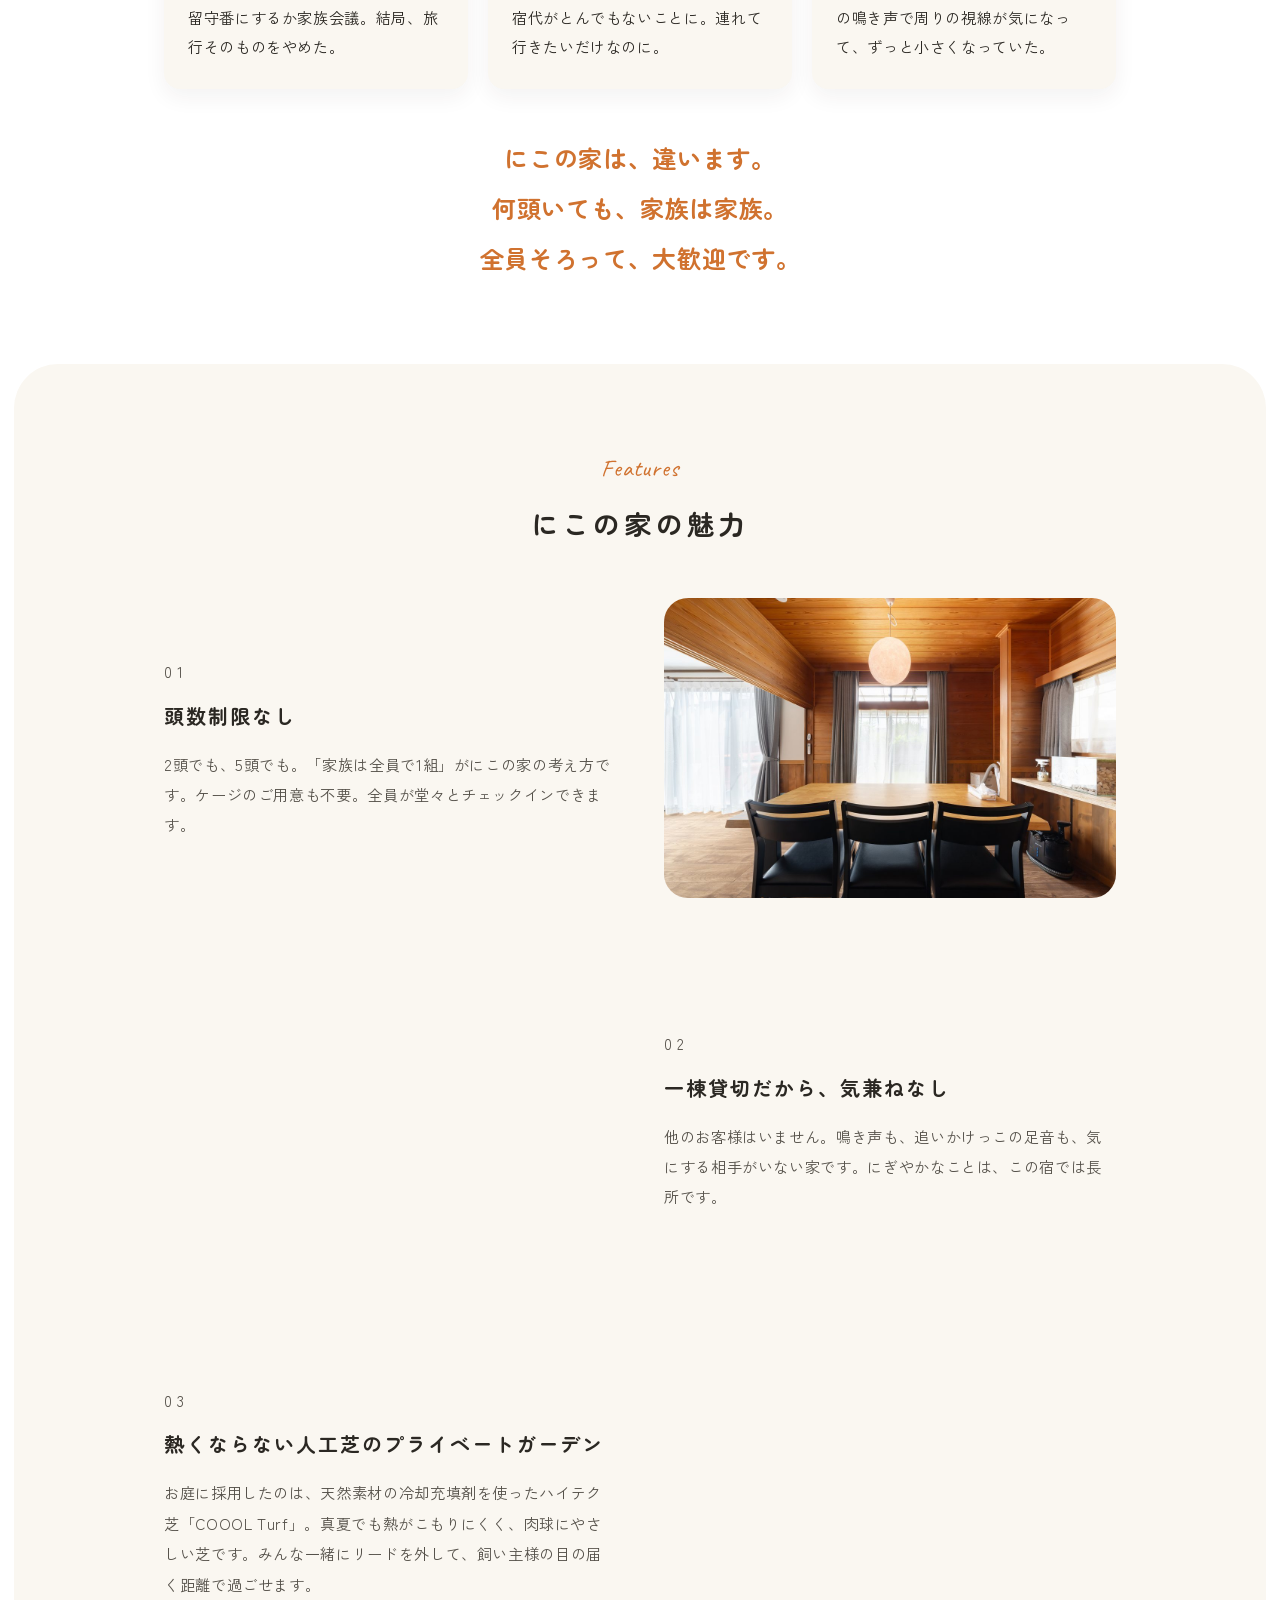
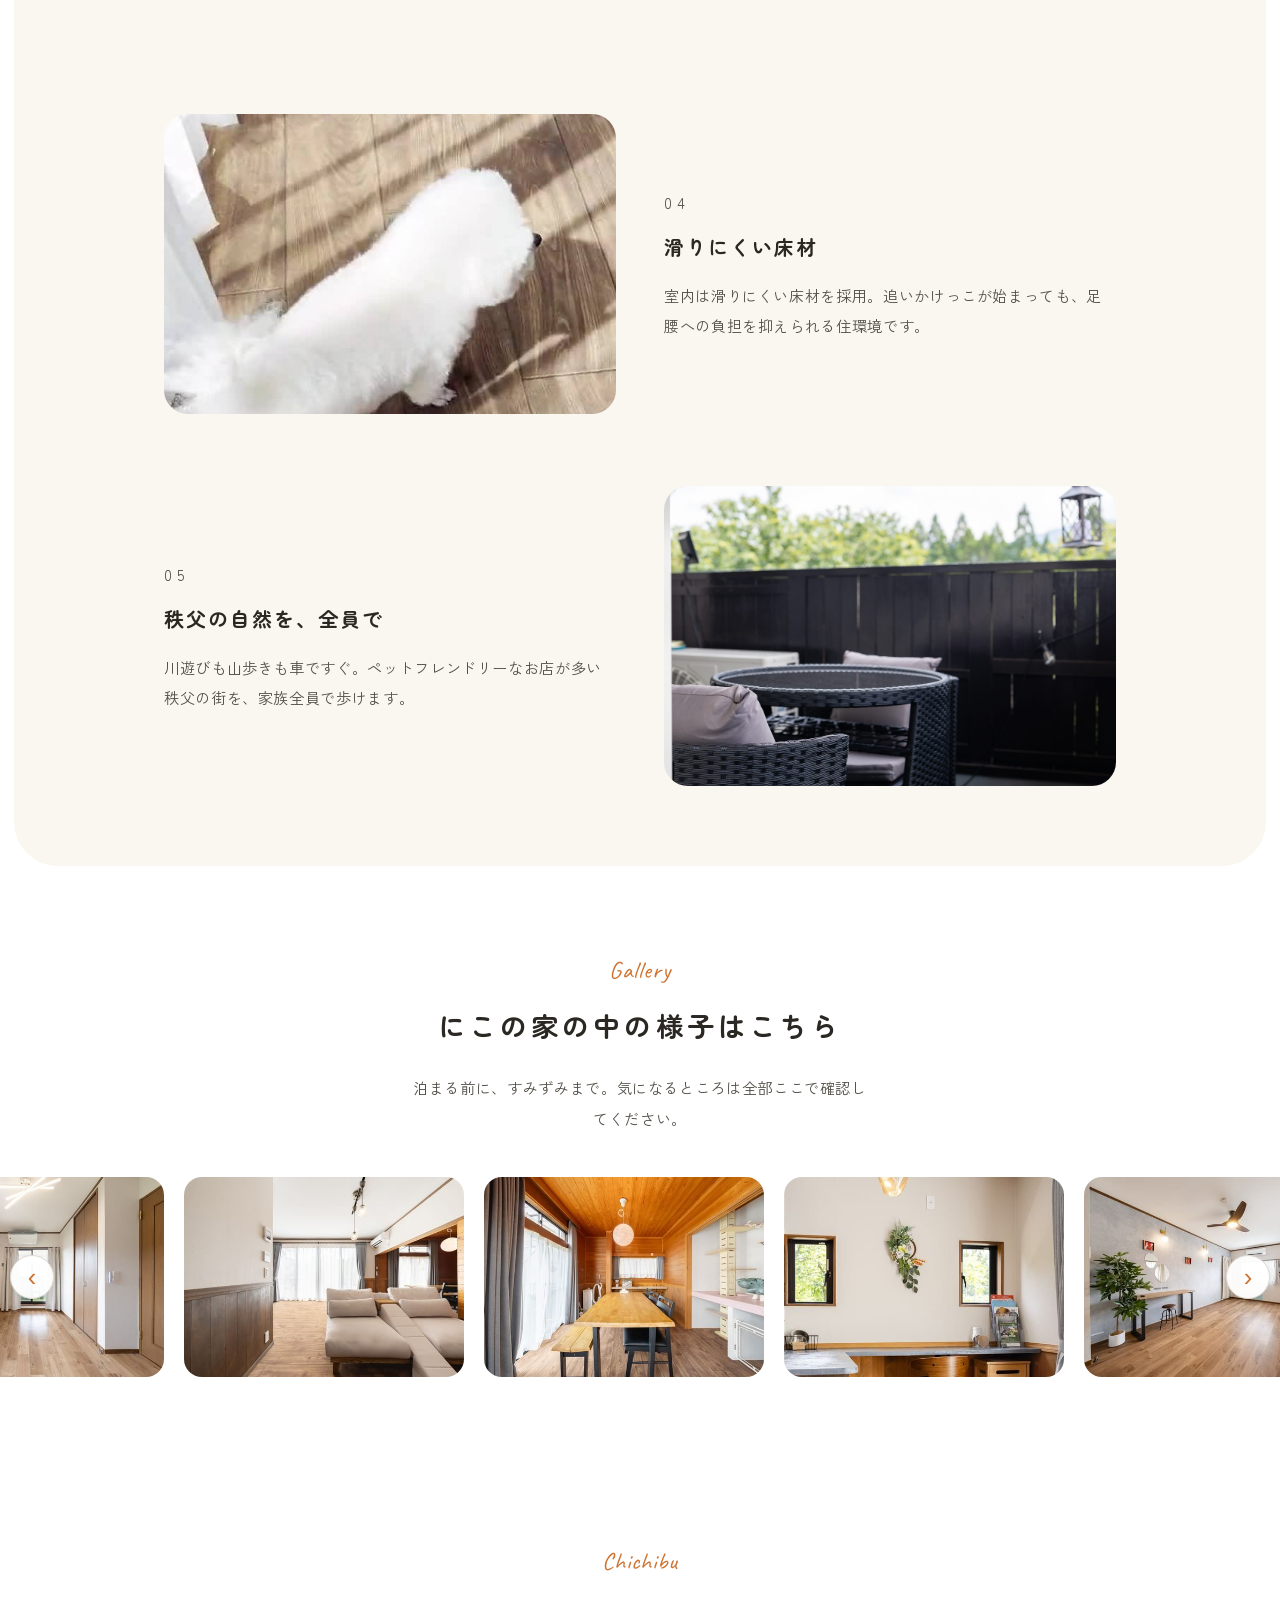
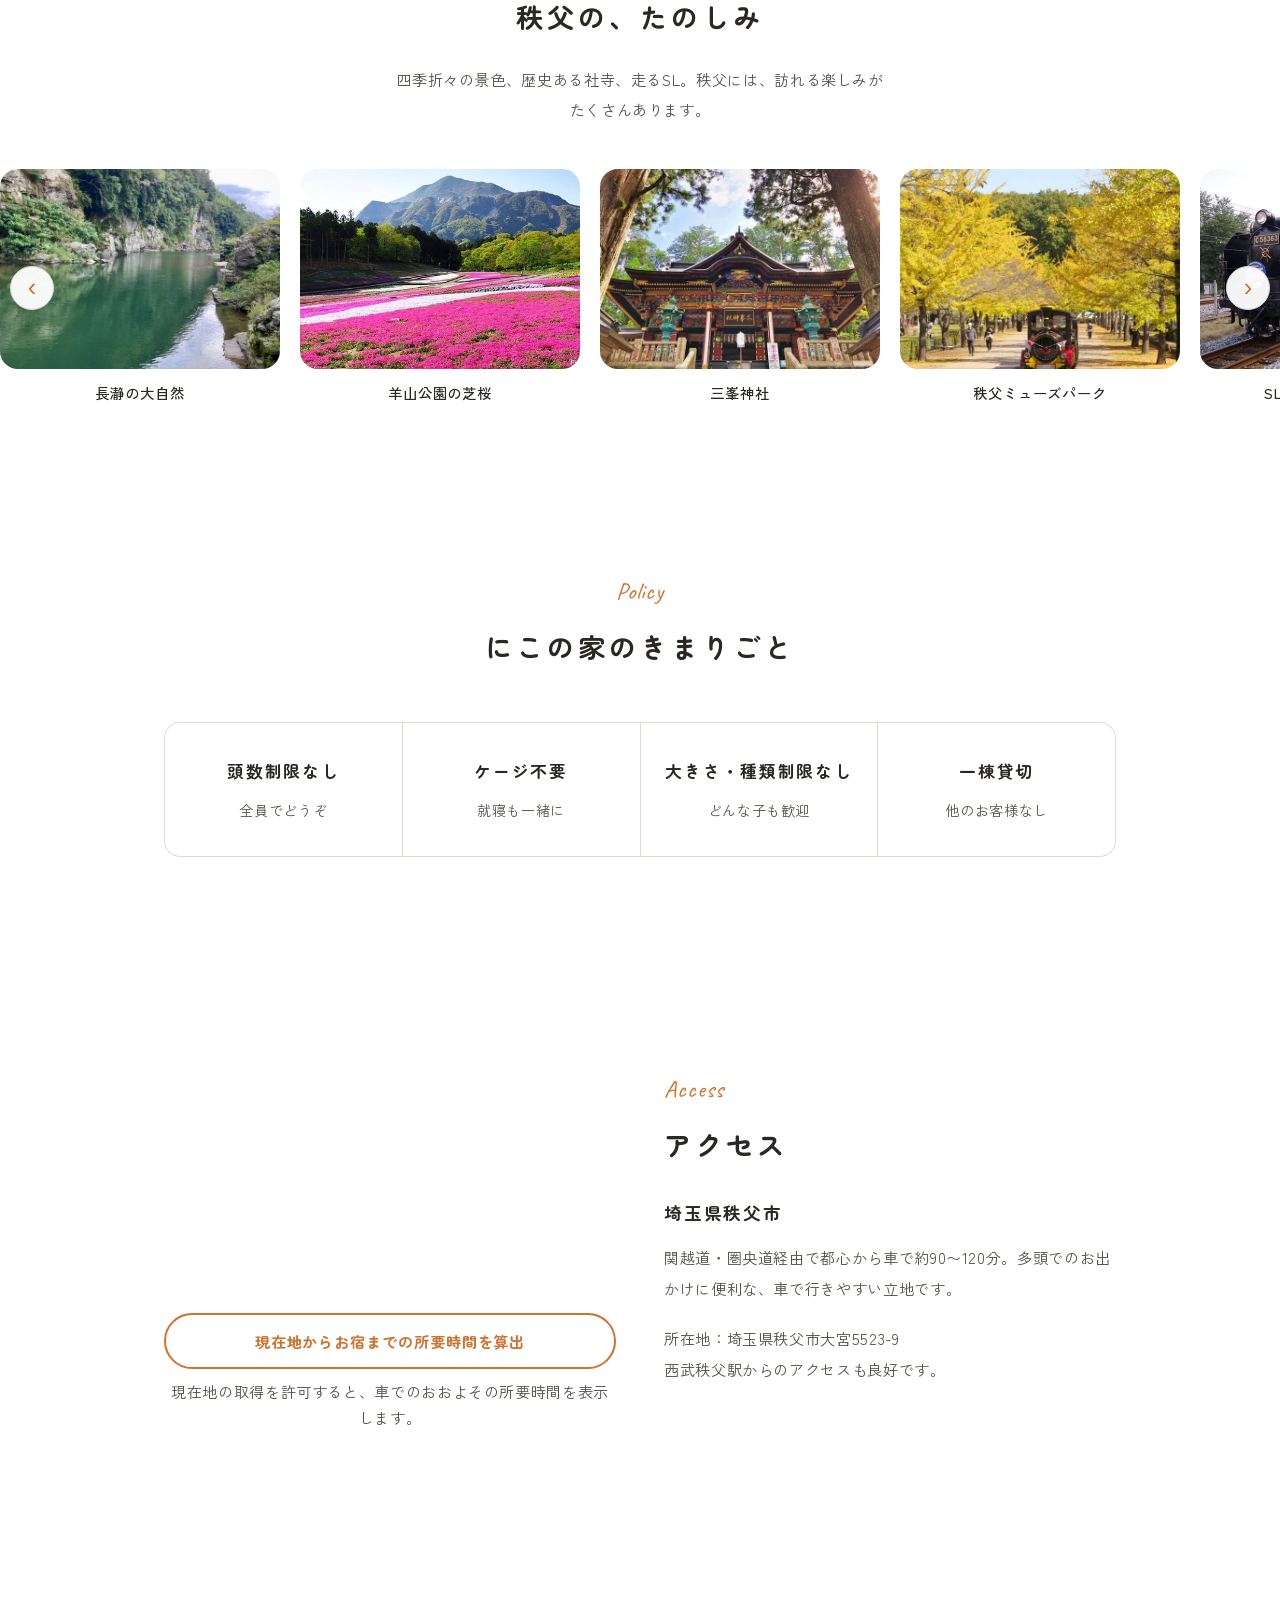
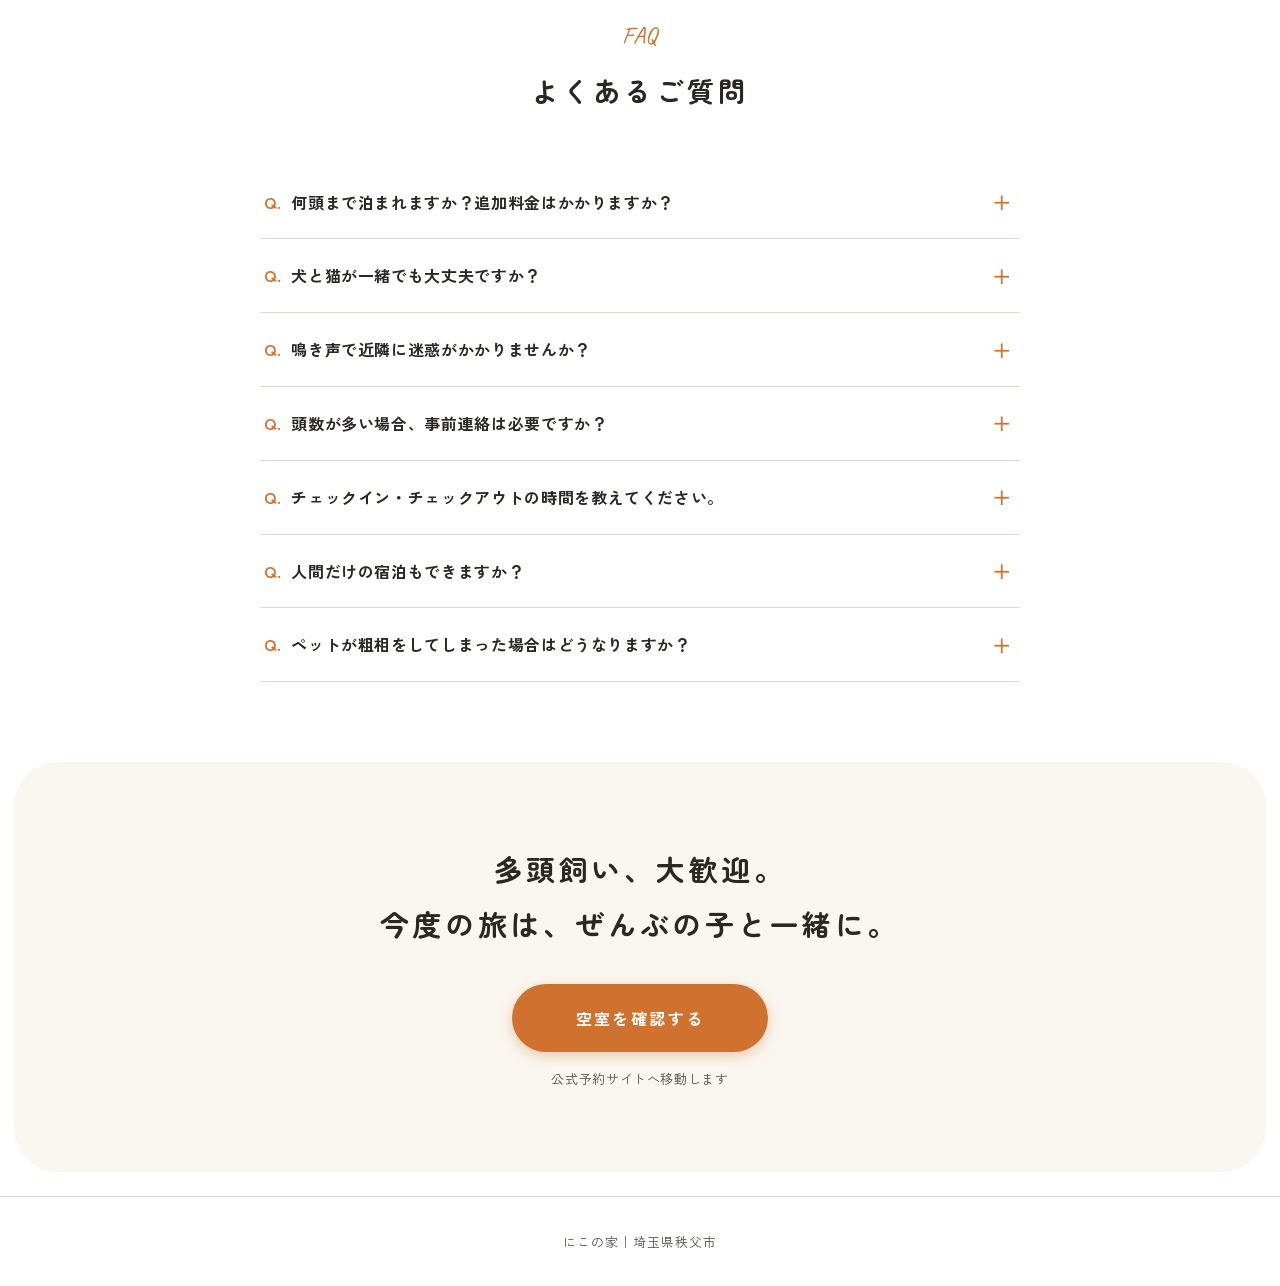
<file: lp/lp2_multi-pets.html>
<!DOCTYPE html>
<html lang="ja">
<head>
<!-- Google tag (gtag.js) -->
<script async src="https://www.googletagmanager.com/gtag/js?id=G-9NFQ0TZ5VB"></script>
<script>
  window.dataLayer = window.dataLayer || [];
  function gtag(){dataLayer.push(arguments);}
  gtag('js', new Date());
  gtag('config', 'G-9NFQ0TZ5VB');
</script>

<meta charset="UTF-8">
<meta name="viewport" content="width=device-width, initial-scale=1.0">
<meta name="color-scheme" content="light only">
<title>にこの家｜多頭飼いOK・頭数制限なしの宿・秩父</title>
<meta name="description" content="頭数制限なし・ケージ不要。多頭飼いのご家族が全員で泊まれる秩父の一棟貸しの宿「にこの家」。">
<link rel="icon" href="../images/favicon.ico">
<link rel="apple-touch-icon" href="../images/apple-touch-icon.png">
<link rel="preconnect" href="https://fonts.googleapis.com">
<link rel="preconnect" href="https://fonts.gstatic.com" crossorigin>
<link href="https://fonts.googleapis.com/css2?family=Caveat:wght@600&family=Zen+Maru+Gothic:wght@500;700&family=Zen+Kaku+Gothic+New:wght@400;500;700&display=swap" rel="stylesheet">
<style>
:root{
  color-scheme:light only;
  --ink:#2B2823;
  --gray:#55514A;
  --gray-light:#7A766E; /* LPでは現在未使用（N-036 reviewer指摘・N-041で追記） */
  --accent:#8FA382;
  --accent-light:#A9BA9D; /* LPでは現在未使用（N-036 reviewer指摘・N-041で追記） */
  --accent-dark:#6E8262; /* LPでは現在未使用（N-036 reviewer指摘・N-041で追記） */
  --btn:#D0722F;
  --btn-light:#E09A63; /* LPでは現在未使用（N-036 reviewer指摘・N-041で追記） */
  --btn-hover:#B35F22;
  --bg:#FFFFFF;
  --bg-sub:#FAF7F1;
  --bg-sub-dark:#EFEAE1; /* LPでは現在未使用（N-036 reviewer指摘・N-041で追記） */
  --line:#DDD9D0;
  --ink-deep:#231F1A; /* LPでは現在未使用（N-036 reviewer指摘・N-041で追記） */
  /* DESIGN.mdの14色に無い色。.f-video の暫定背景（黒）として使用 */
  --black:#000;
  --shadow-ink-06:rgba(43,40,35,.06);
  --shadow-terra-35:rgba(208,114,47,.35);
  --shadow-black-15:rgba(0,0,0,.15);
  --shadow-black-30:rgba(0,0,0,.3);
  --shadow-black-40:rgba(0,0,0,.4);
  --shadow-black-55:rgba(0,0,0,.55);
  --overlay-white-55:rgba(255,255,255,.55);
  --overlay-white-95:rgba(255,255,255,.95);
  --overlay-dusk-62:rgba(30,25,20,.62);
  --overlay-dusk-0:rgba(30,25,20,0);
  --highlight-orange-40:rgba(224,138,78,.4);
}
*{margin:0;padding:0;box-sizing:border-box}
html{scroll-behavior:smooth}
body{font-family:'Zen Kaku Gothic New',sans-serif;color:var(--ink) !important;background:var(--bg) !important;line-height:2;font-size:16px;letter-spacing:.04em}
img{max-width:100%;display:block}
.wrap{max-width:1000px;margin:0 auto;padding:0 24px}

/* 写真プレースホルダー（実写真に差し替え） */
.ph{background:var(--bg-sub);border:1px dashed var(--line);border-radius:16px;display:flex;align-items:center;justify-content:center;color:var(--gray);font-size:.85rem;letter-spacing:.1em;text-align:center;padding:12px}
.ph::before{content:"📷 ";margin-right:6px}

/* header */
header{position:sticky;top:0;z-index:50;background:var(--overlay-white-95);border-bottom:1px solid var(--line)}
.nav{display:flex;justify-content:space-between;align-items:center;height:60px}
.logo{font-family:'Zen Maru Gothic',sans-serif;font-weight:600;font-size:1.2rem;color:var(--ink);text-decoration:none;letter-spacing:.15em}
.nav-cta{background:var(--btn);color:var(--bg) !important;text-decoration:none;padding:9px 26px;font-size:.85rem;font-weight:700;letter-spacing:.1em;border-radius:999px;transition:background .2s}
.nav-cta:hover{background:var(--btn-hover)}

/* hero */
.hero{position:relative}
.hero .ph{height:min(72vh,560px)}
.hero-copy{text-align:center;padding:56px 24px 0}
.hero-copy h1{font-family:'Zen Maru Gothic',sans-serif;font-weight:600;font-size:clamp(1.6rem,4.5vw,2.4rem);line-height:1.9;letter-spacing:.12em}
.hero-copy p{margin-top:16px;color:var(--gray);font-size:.95rem;letter-spacing:.08em}

/* section common */
section{padding:80px 0}
.label{text-align:center;margin-bottom:48px}
.label .en{display:block;font-size:.75rem;letter-spacing:.35em;color:var(--accent);text-transform:uppercase;margin-bottom:8px}
.label .ja{font-family:'Zen Maru Gothic',sans-serif;font-weight:600;font-size:clamp(1.3rem,3.2vw,1.7rem);letter-spacing:.15em}

/* concept */
.concept{text-align:center}
.concept p{max-width:36em;margin:0 auto 1.4em}

/* features */
.features{background:var(--bg-sub)}
.feature{display:grid;grid-template-columns:1fr 1fr;gap:48px;align-items:center;margin-bottom:72px}
.feature:last-child{margin-bottom:0}
.feature .ph{height:300px}
.feature:nth-child(even) .f-img{order:2}
.num{font-family:'Zen Maru Gothic',sans-serif;color:var(--accent);font-size:.9rem;letter-spacing:.3em;margin-bottom:12px}
.feature h3{font-family:'Zen Maru Gothic',sans-serif;font-weight:600;font-size:1.25rem;letter-spacing:.1em;margin-bottom:16px;line-height:1.7}
.feature p{color:var(--gray);font-size:.95rem}
@media(max-width:720px){.feature{grid-template-columns:1fr;gap:24px}.feature:nth-child(even) .f-img{order:0}}

/* rules */
.rules-grid{display:grid;grid-template-columns:repeat(auto-fit,minmax(200px,1fr));gap:1px;background:var(--line);border:1px solid var(--line);border-radius:16px;overflow:hidden}
.rule{background:var(--bg);padding:32px 20px;text-align:center}
.rule .t{font-family:'Zen Maru Gothic',sans-serif;font-weight:600;font-size:1.05rem;letter-spacing:.1em;margin-bottom:8px}
.rule .d{color:var(--gray);font-size:.88rem}

/* access */
.access-inner{display:grid;grid-template-columns:1fr 1fr;gap:48px;align-items:center}
.access .ph{height:280px}
.access h3{font-family:'Zen Maru Gothic',sans-serif;font-weight:600;font-size:1.1rem;margin-bottom:12px;letter-spacing:.1em}
.access p{color:var(--gray);font-size:.95rem;margin-bottom:20px}
@media(max-width:720px){.access-inner{grid-template-columns:1fr}}

/* cta */
.cta{background:var(--bg-sub);text-align:center}
.cta h2{font-family:'Zen Maru Gothic',sans-serif;font-weight:600;font-size:clamp(1.3rem,3.5vw,1.8rem);letter-spacing:.12em;line-height:1.9;margin-bottom:32px}
.btn{display:inline-block;background:var(--btn);color:var(--bg) !important;text-decoration:none;padding:18px 64px;font-size:1rem;font-weight:700;letter-spacing:.15em;border-radius:999px;box-shadow:0 4px 14px var(--shadow-terra-35);transition:background .2s,transform .15s}
.btn:hover{background:var(--btn-hover);transform:translateY(-1px)}
.btn-note{display:block;margin-top:14px;font-size:.82rem;color:var(--gray)}

footer{border-top:1px solid var(--line);text-align:center;padding:32px 24px;font-size:.8rem;color:var(--gray);letter-spacing:.08em}
@media (prefers-reduced-motion:reduce){*{transition:none!important}}

/* welcome badge */
.welcome{display:block;color:var(--btn);font-family:'Zen Maru Gothic',sans-serif;font-weight:700;letter-spacing:.15em;font-size:clamp(1.05rem,3vw,1.3rem);margin-bottom:16px}
/* empathy section */
.empathy{background:var(--bg);padding-top:0}
.quotes{display:grid;grid-template-columns:repeat(auto-fit,minmax(250px,1fr));gap:20px;margin-bottom:44px}
.q{background:var(--bg-sub);border-radius:16px;padding:28px 24px;font-size:.95rem;color:var(--ink);line-height:1.9}
.q::before{content:"”";font-family:'Zen Maru Gothic',sans-serif;font-size:2.2rem;color:var(--btn);line-height:1;display:block;margin-bottom:6px}
.answer{text-align:center;font-family:'Zen Maru Gothic',sans-serif;font-weight:700;font-size:clamp(1.15rem,3.2vw,1.5rem);color:var(--btn);line-height:2.1}
.sp{display:none}
@media(max-width:600px){.sp{display:inline}}

/* === emo upgrade === */
.label .en{font-family:'Caveat',cursive;font-size:1.5rem;letter-spacing:.04em;text-transform:none;color:var(--btn);margin-bottom:4px}
.mk{background:linear-gradient(transparent 60%,var(--highlight-orange-40) 60%);padding:0 .06em;border-radius:2px}
.hero-copy h1{font-size:clamp(1.8rem,5vw,2.7rem)}
.features{border-radius:44px;margin:0 14px}
.cta{border-radius:44px;margin:0 14px 24px}
.q{box-shadow:0 8px 22px var(--shadow-ink-06)}
.feature .ph,.access .ph{border-radius:24px}
.hero .ph{border-radius:0 0 44px 44px;border-top:none}
.fadein{opacity:0;transform:translateY(26px);transition:opacity .9s cubic-bezier(.22,.6,.3,1),transform .9s cubic-bezier(.22,.6,.3,1)}
.fadein.show{opacity:1;transform:none}
@media (prefers-reduced-motion:reduce){.fadein{opacity:1!important;transform:none!important;transition:none!important}}

/* === chichibu marquee === */
.chichibu{padding:80px 0;overflow:hidden}
.chi-lead{text-align:center;color:var(--gray);margin:-28px auto 44px;font-size:.95rem;padding:0 24px;max-width:36em}
.marquee{overflow:hidden;width:100%}
.m-track{display:flex;gap:20px;width:max-content}
.m-card{width:280px;flex-shrink:0;margin:0}
.m-card .ph{height:200px;border-radius:18px;font-size:.78rem}
.m-card figcaption{text-align:center;margin-top:10px;font-size:.9rem;color:var(--ink);font-weight:500;letter-spacing:.06em}
@keyframes scrollx{from{transform:translateX(0)}to{transform:translateX(-50%)}}
@media (prefers-reduced-motion:reduce){.m-track{animation:none}.marquee{overflow-x:auto;-webkit-overflow-scrolling:touch}}

.m-photo{width:100%;height:200px;object-fit:cover;border-radius:18px;display:block}
.f-photo{width:100%;height:300px;object-fit:cover;border-radius:24px;display:block}
.f-video{width:100%;height:300px;object-fit:cover;border-radius:24px;display:block;background:var(--black)}

/* === google map === */
.map-box{width:100%}
.gmap{width:100%;height:280px;border:0;border-radius:24px;display:block;filter:saturate(.9)}
.route-btn{display:block;width:100%;margin-top:16px;background:var(--bg);color:var(--btn);border:2px solid var(--btn);border-radius:999px;padding:15px 20px;font-family:'Zen Maru Gothic',sans-serif;font-weight:700;font-size:.95rem;letter-spacing:.06em;cursor:pointer;transition:background .2s,color .2s}
.route-btn:hover{background:var(--btn);color:var(--bg)}
.route-btn:disabled{opacity:.6;cursor:wait}
.route-note{font-size:.8rem;color:var(--gray);margin-top:10px;text-align:center;line-height:1.7}

.route-result{margin-top:18px;background:var(--bg-sub);border-radius:20px;padding:24px 20px;text-align:center}
.rr-main{margin:0;line-height:1.4}
.rr-time{font-family:'Zen Maru Gothic',sans-serif;font-weight:700;font-size:clamp(1.7rem,6vw,2.2rem);color:var(--btn);display:block}
.rr-unit{font-size:.8rem;color:var(--gray);display:block;margin-top:4px}
.rr-sub{font-size:.9rem;color:var(--ink);margin:10px 0 14px}
.rr-link{font-size:.88rem;color:var(--btn);font-weight:700;text-decoration:underline;text-underline-offset:4px}

/* === faq === */
.faq{background:var(--bg)}
.faq-list{max-width:760px;margin:0 auto}
.faq-list details{border-bottom:1px solid var(--line)}
.faq-list summary{list-style:none;cursor:pointer;padding:22px 40px 22px 4px;font-weight:700;font-size:1rem;color:var(--ink);position:relative;line-height:1.8}
.faq-list summary::-webkit-details-marker{display:none}
.faq-list summary::before{content:"Q.";color:var(--btn);font-family:'Zen Maru Gothic',sans-serif;font-weight:700;margin-right:10px}
.faq-list summary::after{content:"＋";position:absolute;right:8px;top:50%;transform:translateY(-50%);color:var(--btn);font-size:1.2rem;transition:transform .2s}
.faq-list details[open] summary::after{content:"−"}
.faq-list .faq-a{padding:0 4px 24px;color:var(--gray);font-size:.95rem;line-height:2}
.faq-list .faq-a::before{content:"A.";color:var(--accent);font-family:'Zen Maru Gothic',sans-serif;font-weight:700;margin-right:10px}

/* === hero slideshow === */
.hero-slides{position:relative;height:min(72vh,560px);overflow:hidden;border-radius:0 0 44px 44px}
.hero-slide{position:absolute;inset:0;opacity:0;transition:opacity 1.8s ease;z-index:0}
.hero-slide.is-active{opacity:1;z-index:1}
.hero-slide .ph,.hero-slide img,.hero-slide video{width:100%;height:100%;object-fit:cover;border-radius:0;border:none}
.hero-dots{position:absolute;bottom:18px;left:50%;transform:translateX(-50%);display:flex;gap:8px;z-index:2}
.hero-dots span{width:8px;height:8px;border-radius:50%;background:var(--overlay-white-55);box-shadow:0 0 4px var(--shadow-black-30);transition:background .3s}
.hero-dots span.on{background:var(--bg)}
@media (prefers-reduced-motion:reduce){.hero-slide{transition:none}}

/* === hero tag === */
.hero-tag{position:absolute;left:50%;bottom:56px;transform:translateX(-50%);z-index:3;background:none;color:var(--bg);font-family:'Zen Maru Gothic',sans-serif;font-weight:700;font-size:clamp(1.25rem,4.2vw,2.1rem);letter-spacing:.08em;line-height:1.9;padding:0 20px;text-align:center;width:max-content;max-width:calc(100% - 32px);text-shadow:0 2px 14px var(--shadow-black-55),0 0 4px var(--shadow-black-40)}
.hero-tag .tag-strong{display:block;font-size:1.15em}
.hero-tag .tag-name{display:block;font-size:.6em;letter-spacing:.14em;margin-top:8px;opacity:.92}
.hero-slides::after{content:"";position:absolute;inset:auto 0 0 0;height:55%;background:linear-gradient(to top,var(--overlay-dusk-62),var(--overlay-dusk-0));z-index:2;pointer-events:none;border-radius:0 0 44px 44px}

/* === gallery === */
.gallery{background:var(--bg);overflow:hidden}
.g-lead{text-align:center;color:var(--gray);margin:-28px auto 44px;font-size:.95rem;max-width:34em;padding:0 24px}
.g-marquee{overflow:hidden;width:100%}
.g-track{display:flex;gap:20px;width:max-content}
.g-cell{margin:0;width:280px;flex-shrink:0}
.g-cell .ph,.g-cell img{width:100%;height:200px;object-fit:cover;border-radius:18px;display:block}
.g-cell .ph{height:200px;font-size:.75rem}
.g-cell figcaption{text-align:center;margin-top:8px;font-size:.88rem;color:var(--ink);font-weight:500;letter-spacing:.06em}
@keyframes scrollx-rev{from{transform:translateX(-50%)}to{transform:translateX(0)}}
@media (prefers-reduced-motion:reduce){.g-track{animation:none}.g-marquee{overflow-x:auto;-webkit-overflow-scrolling:touch}}

/* === carousel manual control === */
.car-shell{position:relative}
.car-btn{position:absolute;top:50%;transform:translateY(-50%);z-index:5;width:44px;height:44px;border-radius:50%;background:var(--overlay-white-95);border:1px solid var(--line);color:var(--btn);font-size:1.6rem;line-height:1;cursor:pointer;box-shadow:0 4px 14px var(--shadow-black-15);display:flex;align-items:center;justify-content:center;transition:background .2s,color .2s;padding:0}
.car-btn:hover{background:var(--btn);color:var(--bg);border-color:var(--btn)}
.car-btn.prev{left:10px}
.car-btn.next{right:10px}
.marquee{overflow-x:auto;scrollbar-width:none;cursor:grab}
.marquee::-webkit-scrollbar{display:none}
.marquee.dragging{cursor:grabbing;user-select:none}
</style>
<script type="application/ld+json">
{
  "@context": "https://schema.org",
  "@type": "LodgingBusiness",
  "name": "にこの家",
  "alternateName": "Niko's House",
  "address": {
    "@type": "PostalAddress",
    "streetAddress": "大宮5523-9",
    "addressLocality": "秩父市",
    "addressRegion": "埼玉県",
    "addressCountry": "JP",
    "postalCode": "368-0023"
  },
  "geo": {
    "@type": "GeoCoordinates",
    "latitude": 36.010303,
    "longitude": 139.093028
  },
  "url": "https://nicoshouse.airhost.co/ja",
  "petsAllowed": true,
  "amenityFeature": [
    {
      "@type": "LocationFeatureSpecification",
      "name": "一棟貸切",
      "value": true
    },
    {
      "@type": "LocationFeatureSpecification",
      "name": "頭数制限なし・ケージ不要",
      "value": true
    },
    {
      "@type": "LocationFeatureSpecification",
      "name": "人工芝のプライベートガーデン",
      "value": true
    },
    {
      "@type": "LocationFeatureSpecification",
      "name": "滑りにくい床材",
      "value": true
    },
    {
      "@type": "LocationFeatureSpecification",
      "name": "セルフチェックイン",
      "value": true
    }
  ],
  "potentialAction": {
    "@type": "ReserveAction",
    "target": "https://nicoshouse.airhost.co/ja"
  },
  "description": "頭数制限なし・ケージ不要。多頭飼いのご家族が全員で泊まれる埼玉県秩父市の一棟貸しペット民泊。一棟貸切だから鳴き声も足音も気兼ねなし。",
  "checkinTime": "15:00",
  "checkoutTime": "10:00"
}
</script>
<script type="application/ld+json">
{
  "@context": "https://schema.org",
  "@type": "FAQPage",
  "mainEntity": [
    {
      "@type": "Question",
      "name": "何頭まで泊まれますか？追加料金はかかりますか？",
      "acceptedAnswer": {
        "@type": "Answer",
        "text": "秩父のペット民泊「にこの家」には頭数制限がなく、何頭でも宿泊できます。頭数による追加料金もかかりません。"
      }
    },
    {
      "@type": "Question",
      "name": "犬と猫が一緒でも大丈夫ですか？",
      "acceptedAnswer": {
        "@type": "Answer",
        "text": "大丈夫です。にこの家は犬と猫など種類の異なるペットの同時宿泊を歓迎しています。"
      }
    },
    {
      "@type": "Question",
      "name": "鳴き声で近隣に迷惑がかかりませんか？",
      "acceptedAnswer": {
        "@type": "Answer",
        "text": "にこの家では近隣住民の方に事前のご案内を済ませ、ご理解をいただいています。一棟貸切のため、他の宿泊客への気兼ねも不要です。"
      }
    },
    {
      "@type": "Question",
      "name": "頭数が多い場合、事前連絡は必要ですか？",
      "acceptedAnswer": {
        "@type": "Answer",
        "text": "不要です。にこの家は何頭でも事前連絡なしでご宿泊いただけます。ご不安な点があればお気軽にご相談ください。"
      }
    },
    {
      "@type": "Question",
      "name": "チェックイン・チェックアウトの時間を教えてください。",
      "acceptedAnswer": {
        "@type": "Answer",
        "text": "にこの家のチェックインは15:00、チェックアウトは10:00です。セルフチェックイン方式のため、到着後すぐにご家族だけの時間を過ごせます。"
      }
    },
    {
      "@type": "Question",
      "name": "人間だけの宿泊もできますか？",
      "acceptedAnswer": {
        "@type": "Answer",
        "text": "可能です。にこの家はペット連れでない方もご利用いただける一棟貸しの宿です。"
      }
    },
    {
      "@type": "Question",
      "name": "ペットが粗相をしてしまった場合はどうなりますか？",
      "acceptedAnswer": {
        "@type": "Answer",
        "text": "にこの家では清掃道具をご用意していますので、清掃にご協力をお願いします。ご不安な場合はマナーパンツ等の着用がおすすめです。著しい破損や特別な清掃が必要な場合は、別途費用を請求させていただく可能性があります。"
      }
    }
  ]
}
</script>
<link rel="canonical" href="https://nikonote04.github.io/nicoshouse/lp/lp2_multi-pets.html">
</head>
<body>

<header>
  <div class="wrap nav">
    <a class="logo" href="../">にこの家</a>
    <a class="nav-cta" data-cta="header" href="https://nicoshouse.airhost.co/ja" target="_blank" rel="noopener">ご予約</a>
  </div>
</header>

<div class="hero">
  <div class="hero-slides">
    <p class="hero-tag"><span class="tag-strong">何頭でも、追加料金なしで泊まれる。</span><span class="tag-name">ペットと泊まる一棟貸しの宿「にこの家」</span></p>
    <div class="hero-slide is-active"><img src="../images/hero-bg.jpg" alt="ソファでくつろぐ看板犬にこ、にこの家のリビング"></div>
  </div>
  <div class="hero-copy">
    <span class="welcome">＼ 多頭飼い、大歓迎！ ／</span>
    <h1>にぎやかな家族こそ、<br class="sp"><span class="mk">大歓迎</span>。</h1>
    <p>頭数制限なし・ケージ不要　—　秩父の一棟貸しの宿</p>
  </div>
</div>

<section class="concept">
  <div class="wrap">
    <div class="label"><span class="en">Concept</span><span class="ja">「置いていく子」を、つくらない</span></div>
    <p>「2頭までなら」と言われるたびに、お留守番させる子を選んできた多頭飼いのご家族へ。にこの家に頭数制限はありません。</p>
    <p>一棟まるごと貸切だから、にぎやかな家族でも誰にも気兼ねなし。旅の思い出は、全員で一緒につくってください。</p>
  </div>
</section>

<section class="empathy">
  <div class="wrap">
    <div class="label"><span class="en">Voice</span><span class="ja">多頭飼いの飼い主さん、こんな経験ありませんか</span></div>
    <div class="quotes">
      <div class="q">「2頭まで」の文字を見て、誰をお留守番にするか家族会議。結局、旅行そのものをやめた。</div>
      <div class="q">1頭ごとの追加料金を計算したら、宿代がとんでもないことに。連れて行きたいだけなのに。</div>
      <div class="q">チェックインのとき、うちの子たちの鳴き声で周りの視線が気になって、ずっと小さくなっていた。</div>
    </div>
    <p class="answer">にこの家は、違います。<br>何頭いても、家族は家族。<br>全員そろって、大歓迎です。</p>
  </div>
</section>

<section class="features">
  <div class="wrap">
    <div class="label"><span class="en">Features</span><span class="ja">にこの家の魅力</span></div>

    <div class="feature">
      <div class="f-img"><img loading="lazy" decoding="async" class="f-photo" src="../images/room-living.jpg" alt="木の天井と板張りに包まれた、にこの家のダイニング"></div>
      <div>
        <p class="num">01</p>
        <h3>頭数制限なし</h3>
        <p>2頭でも、5頭でも。「家族は全員で1組」がにこの家の考え方です。ケージのご用意も不要。全員が堂々とチェックインできます。</p>
      </div>
    </div>

    <div class="feature">
      <div class="f-img"><img loading="lazy" decoding="async" class="f-photo" src="../images/room-bedroom.jpg" alt="布団を並べてペットと添い寝ができる、にこの家の寝室"></div>
      <div>
        <p class="num">02</p>
        <h3>一棟貸切だから、気兼ねなし</h3>
        <p>他のお客様はいません。鳴き声も、追いかけっこの足音も、気にする相手がいない家です。にぎやかなことは、この宿では長所です。</p>
      </div>
    </div>

    <div class="feature">
      <div class="f-img"><img loading="lazy" decoding="async" class="f-photo" src="../images/room-dogrun.jpg" alt="ウッドフェンスに囲まれた、人工芝のプライベートドッグラン"></div>
      <div>
        <p class="num">03</p>
        <h3>熱くならない人工芝のプライベートガーデン</h3>
        <p>お庭に採用したのは、天然素材の冷却充填剤を使ったハイテク芝「COOOL Turf」。真夏でも熱がこもりにくく、肉球にやさしい芝です。みんな一緒にリードを外して、飼い主様の目の届く距離で過ごせます。</p>
      </div>
    </div>

    <div class="feature">
      <div class="f-img"><video class="f-video" muted loop playsinline preload="none" poster="assets/img/floor-poster.jpg" width="560" height="996" aria-label="滑りにくい床材の上を歩くようす"><source src="assets/video/floor.mp4" type="video/mp4"></video></div>
      <div>
        <p class="num">04</p>
        <h3>滑りにくい床材</h3>
        <p>室内は滑りにくい床材を採用。追いかけっこが始まっても、足腰への負担を抑えられる住環境です。</p>
      </div>
    </div>

    <div class="feature">
      <div class="f-img"><img loading="lazy" decoding="async" class="f-photo" src="../images/room-balcony.jpg" alt="秩父の緑を望む、にこの家のバルコニー"></div>
      <div>
        <p class="num">05</p>
        <h3>秩父の自然を、全員で</h3>
        <p>川遊びも山歩きも車ですぐ。ペットフレンドリーなお店が多い秩父の街を、家族全員で歩けます。</p>
      </div>
    </div>

  </div>
</section>

<section class="gallery">
  <div class="wrap">
    <div class="label"><span class="en">Gallery</span><span class="ja">にこの家の中の様子はこちら</span></div>
    <p class="g-lead">泊まる前に、すみずみまで。気になるところは全部ここで確認してください。</p>
  </div>
  <div class="car-shell"><button type="button" class="car-btn prev" aria-label="前の写真へ">&#8249;</button><div class="marquee g-marquee" data-dir="rev"><div class="m-track g-track"><figure class="g-cell"><img loading="lazy" decoding="async" src="../images/gallery-20.jpg" alt="大きなソファを置いたリビング"></figure><figure class="g-cell"><img loading="lazy" decoding="async" src="../images/gallery-05.jpg" alt="木の天井が広がるダイニング"></figure><figure class="g-cell"><img loading="lazy" decoding="async" src="../images/gallery-08.jpg" alt="ペット用食器とロボット掃除機を備えたカウンター"></figure><figure class="g-cell"><img loading="lazy" decoding="async" src="../images/gallery-16.jpg" alt="広々とした2階の寝室"></figure><figure class="g-cell"><img loading="lazy" decoding="async" src="../images/gallery-04.jpg" alt="ふかふかの布団の上に立つ看板犬にこ"></figure><figure class="g-cell"><img loading="lazy" decoding="async" src="../images/gallery-12.jpg" alt="キャットステップとベンチのある玄関"></figure><figure class="g-cell"><img loading="lazy" decoding="async" src="../images/gallery-15.jpg" alt="ゆったりくつろげる浴室"></figure><figure class="g-cell"><img loading="lazy" decoding="async" src="../images/gallery-19.jpg" alt="キャットタワーと動物のスツール"></figure><figure class="g-cell"><img loading="lazy" decoding="async" src="../images/gallery-18.jpg" alt="館内に飾られた犬のアート"></figure><figure class="g-cell"><img loading="lazy" decoding="async" src="assets/img/6b41906a39.jpg" alt="お出かけ準備のにこたち"></figure><figure class="g-cell"><img loading="lazy" decoding="async" src="../images/gallery-02.jpg" alt="ラタン家具を置いたテラス席"></figure><figure class="g-cell"><img loading="lazy" decoding="async" src="../images/concept-dogrun.jpg" alt="灯りに包まれた夜のプライベートガーデン"></figure><figure class="g-cell"><img loading="lazy" decoding="async" src="../images/gallery-07.jpg" alt="ロープブリッジのあるキャットステップ"></figure><figure class="g-cell"><img loading="lazy" decoding="async" src="../images/owner-story.jpg" alt="おもちゃで遊ぶ、にこの家の看板犬にこ"></figure><figure class="g-cell"><img loading="lazy" decoding="async" src="../images/gallery-01.jpg" alt="明るい光が差し込む洋室とバルコニー"></figure></div></div><button type="button" class="car-btn next" aria-label="次の写真へ">&#8250;</button></div>
</section>

<section class="chichibu">
  <div class="label"><span class="en">Chichibu</span><span class="ja">秩父の、たのしみ</span></div>
  <p class="chi-lead">四季折々の景色、歴史ある社寺、走るSL。秩父には、訪れる楽しみがたくさんあります。</p>
  <div class="car-shell"><button type="button" class="car-btn prev" aria-label="前の写真へ">&#8249;</button><div class="marquee" data-dir="fwd">
    <div class="m-track"><figure class="m-card"><img loading="lazy" decoding="async" class="m-photo" src="assets/img/c7bce7caa7.jpg" alt="長瀞の渓谷"><figcaption>長瀞の大自然</figcaption></figure><figure class="m-card"><img loading="lazy" decoding="async" class="m-photo" src="assets/img/707a1b0949.jpg" alt="羊山公園の芝桜と武甲山"><figcaption>羊山公園の芝桜</figcaption></figure><figure class="m-card"><img loading="lazy" decoding="async" class="m-photo" src="assets/img/a58d479f7e.jpg" alt="三峯神社の社殿"><figcaption>三峯神社</figcaption></figure><figure class="m-card"><img loading="lazy" decoding="async" class="m-photo" src="assets/img/b4b1ce1d20.jpg" alt="秩父ミューズパークのイチョウ並木"><figcaption>秩父ミューズパーク</figcaption></figure><figure class="m-card"><img loading="lazy" decoding="async" class="m-photo" src="assets/img/00b3e30c9c.jpg" alt="SLパレオエクスプレス C58 363"><figcaption>SLパレオエクスプレス</figcaption></figure><figure class="m-card"><img loading="lazy" decoding="async" class="m-photo" src="assets/img/5a90cd5a09.jpg" alt="秩父のシンボル 武甲山"><figcaption>壮大な武甲山</figcaption></figure></div>
  </div><button type="button" class="car-btn next" aria-label="次の写真へ">&#8250;</button></div>
</section>

<section>
  <div class="wrap">
    <div class="label"><span class="en">Policy</span><span class="ja">にこの家のきまりごと</span></div>
    <div class="rules-grid">
      <div class="rule"><p class="t">頭数制限なし</p><p class="d">全員でどうぞ</p></div>
      <div class="rule"><p class="t">ケージ不要</p><p class="d">就寝も一緒に</p></div>
      <div class="rule"><p class="t">大きさ・種類制限なし</p><p class="d">どんな子も歓迎</p></div>
      <div class="rule"><p class="t">一棟貸切</p><p class="d">他のお客様なし</p></div>
    </div>
  </div>
</section>

<section class="access">
  <div class="wrap access-inner">
    <div class="map-box">
      <iframe class="gmap" src="https://maps.google.com/maps?q=%E5%9F%BC%E7%8E%89%E7%9C%8C%E7%A7%A9%E7%88%B6%E5%B8%82%E5%A4%A7%E5%AE%AE5523-9&z=15&output=embed&hl=ja" loading="lazy" referrerpolicy="no-referrer-when-downgrade" title="にこの家の地図" allowfullscreen></iframe>
      <button type="button" class="route-btn" id="routeBtn">現在地からお宿までの所要時間を算出</button>
      <div class="route-result" id="routeResult" hidden>
        <p class="rr-main"><span class="rr-time" id="rrTime">--</span><span class="rr-unit">（車でのおおよその目安）</span></p>
        <p class="rr-sub" id="rrDist"></p>
        <a class="rr-link" id="rrLink" href="#" target="_blank" rel="noopener">Googleマップで詳しいルートを見る →</a>
      </div>
      <p class="route-note" id="routeNote">現在地の取得を許可すると、車でのおおよその所要時間を表示します。</p>
    </div>
    <div>
      <div class="label" style="text-align:left;margin-bottom:24px"><span class="en">Access</span><span class="ja">アクセス</span></div>
      <h3>埼玉県秩父市</h3>
      <p>関越道・圏央道経由で都心から車で約90〜120分。多頭でのお出かけに便利な、車で行きやすい立地です。</p>
      <p>所在地：埼玉県秩父市大宮5523-9<br>西武秩父駅からのアクセスも良好です。</p>
    </div>
  </div>
</section>

<section class="faq">
  <div class="wrap">
    <div class="label"><span class="en">FAQ</span><span class="ja">よくあるご質問</span></div>
    <div class="faq-list"><details><summary>何頭まで泊まれますか？追加料金はかかりますか？</summary><p class="faq-a">秩父のペット民泊「にこの家」には頭数制限がなく、何頭でも宿泊できます。頭数による追加料金もかかりません。</p></details><details><summary>犬と猫が一緒でも大丈夫ですか？</summary><p class="faq-a">大丈夫です。にこの家は犬と猫など種類の異なるペットの同時宿泊を歓迎しています。</p></details><details><summary>鳴き声で近隣に迷惑がかかりませんか？</summary><p class="faq-a">にこの家では近隣住民の方に事前のご案内を済ませ、ご理解をいただいています。一棟貸切のため、他の宿泊客への気兼ねも不要です。</p></details><details><summary>頭数が多い場合、事前連絡は必要ですか？</summary><p class="faq-a">不要です。にこの家は何頭でも事前連絡なしでご宿泊いただけます。ご不安な点があればお気軽にご相談ください。</p></details><details><summary>チェックイン・チェックアウトの時間を教えてください。</summary><p class="faq-a">にこの家のチェックインは15:00、チェックアウトは10:00です。セルフチェックイン方式のため、到着後すぐにご家族だけの時間を過ごせます。</p></details><details><summary>人間だけの宿泊もできますか？</summary><p class="faq-a">可能です。にこの家はペット連れでない方もご利用いただける一棟貸しの宿です。</p></details><details><summary>ペットが粗相をしてしまった場合はどうなりますか？</summary><p class="faq-a">にこの家では清掃道具をご用意していますので、清掃にご協力をお願いします。ご不安な場合はマナーパンツ等の着用がおすすめです。著しい破損や特別な清掃が必要な場合は、別途費用を請求させていただく可能性があります。</p></details></div>
  </div>
</section>

<section class="cta">
  <div class="wrap">
    <h2>多頭飼い、大歓迎。<br>今度の旅は、ぜんぶの子と一緒に。</h2>
    <a class="btn" data-cta="footer" href="https://nicoshouse.airhost.co/ja" target="_blank" rel="noopener">空室を確認する</a>
    <span class="btn-note">公式予約サイトへ移動します</span>
  </div>
</section>

<footer>にこの家｜埼玉県秩父市</footer>

<script>
(function(){
  if(matchMedia('(prefers-reduced-motion: reduce)').matches) return;
  var io=new IntersectionObserver(function(es){
    es.forEach(function(e){if(e.isIntersecting){e.target.classList.add('show');io.unobserve(e.target);}});
  },{threshold:.12});
  document.querySelectorAll('.feature,.q,.label,.answer,.rule,.concept p').forEach(function(el){
    el.classList.add('fadein');io.observe(el);
  });
})();
</script>
<script>
(function(){
  var btn=document.getElementById('routeBtn'), note=document.getElementById('routeNote'),
      box=document.getElementById('routeResult'), tEl=document.getElementById('rrTime'),
      dEl=document.getElementById('rrDist'), link=document.getElementById('rrLink');
  if(!btn) return;
  var DLAT=36.010303, DLNG=139.093028, ADDR=encodeURIComponent('埼玉県秩父市大宮5523-9');

  function hav(a,b,c,d){var R=6371,r=Math.PI/180,x=(c-a)*r,y=(d-b)*r,
    h=Math.sin(x/2)*Math.sin(x/2)+Math.cos(a*r)*Math.cos(c*r)*Math.sin(y/2)*Math.sin(y/2);
    return R*2*Math.atan2(Math.sqrt(h),Math.sqrt(1-h));}
  function fmt(m){m=Math.round(m);if(m<60)return m+'分';return Math.floor(m/60)+'時間'+(m%60?(m%60)+'分':'');}

  function show(min,km,lat,lng,est){
    tEl.textContent='約'+fmt(min);
    dEl.textContent='距離：約'+km.toFixed(0)+'km';
    link.href='https://www.google.com/maps/dir/?api=1&origin='+lat+','+lng+'&destination='+ADDR+'&travelmode=driving';
    box.hidden=false;
    note.textContent=est?'※直線距離からの概算です。実際の所要時間は交通状況により変わります。':'※交通状況により変わります。詳細はGoogleマップでご確認ください。';
    btn.disabled=false; btn.textContent='もう一度計算する';
  }

  btn.addEventListener('click',function(){
    if(!navigator.geolocation){note.textContent='この端末では現在地を取得できません。';return;}
    btn.disabled=true; btn.textContent='計算しています…';
    navigator.geolocation.getCurrentPosition(function(p){
      var la=p.coords.latitude, ln=p.coords.longitude;
      fetch('https://router.project-osrm.org/route/v1/driving/'+ln+','+la+';'+DLNG+','+DLAT+'?overview=false')
        .then(function(r){return r.json();})
        .then(function(j){
          if(j.routes&&j.routes[0]){show(j.routes[0].duration/60,j.routes[0].distance/1000,la,ln,false);}
          else{throw 0;}
        })
        .catch(function(){
          var km=hav(la,ln,DLAT,DLNG)*1.3;
          show(km/45*60,km,la,ln,true);
        });
    },function(){
      btn.disabled=false; btn.textContent='現在地からお宿までの所要時間を算出';
      note.textContent='現在地を取得できませんでした。位置情報の許可設定をご確認ください。';
    },{enableHighAccuracy:false,timeout:8000,maximumAge:300000});
  });
})();
</script>
<script>
(function(){
  var slides=document.querySelectorAll('.hero-slide');
  var dots=document.querySelectorAll('.hero-dots span');
  if(slides.length<2) return;
  var i=0, INTERVAL=5000;
  setInterval(function(){
    slides[i].classList.remove('is-active'); if(dots[i]) dots[i].classList.remove('on');
    i=(i+1)%slides.length;
    slides[i].classList.add('is-active'); if(dots[i]) dots[i].classList.add('on');
  }, INTERVAL);
})();
</script>
<script>
(function(){
  var reduce=matchMedia('(prefers-reduced-motion: reduce)').matches;
  document.querySelectorAll('.car-shell').forEach(function(shell){
    var mq=shell.querySelector('.marquee');
    var track=mq.firstElementChild;track.innerHTML+=track.innerHTML;
    var dir=mq.getAttribute('data-dir')==='rev'?-1:1;
    var speed=reduce?0:0.55;
    var paused=false, idle;

    function half(){return track.scrollWidth/2;}
    if(dir<0) mq.scrollLeft=half();

    function wrap(){
      var h=half();
      if(mq.scrollLeft>=h) mq.scrollLeft-=h;
      else if(mq.scrollLeft<=0) mq.scrollLeft+=h;
    }
    mq.addEventListener('scroll',wrap,{passive:true});

    (function loop(){
      if(!paused&&speed) {mq.scrollLeft+=speed*dir;}
      requestAnimationFrame(loop);
    })();

    function pause(ms){paused=true;clearTimeout(idle);idle=setTimeout(function(){paused=false;},ms||3500);}
    ['touchstart','wheel','pointerdown'].forEach(function(ev){mq.addEventListener(ev,function(){pause();},{passive:true});});

    shell.querySelectorAll('.car-btn').forEach(function(b){
      b.addEventListener('click',function(){
        pause(5000);
        var card=track.querySelector('figure');
        var step=card?card.getBoundingClientRect().width+20:280;
        mq.scrollBy({left:(b.classList.contains('next')?1:-1)*step,behavior:'smooth'});
      });
    });

    var down=false,sx=0,sl=0;
    mq.addEventListener('mousedown',function(e){down=true;sx=e.pageX;sl=mq.scrollLeft;mq.classList.add('dragging');e.preventDefault();});
    window.addEventListener('mousemove',function(e){if(down){mq.scrollLeft=sl-(e.pageX-sx);}});
    window.addEventListener('mouseup',function(){down=false;mq.classList.remove('dragging');});
  });
})();
</script>
<script>
(function(){
  if(typeof gtag !== 'function') return;
  var LP = 'lp2_多頭飼い';

  // 予約サイトへの遷移（最重要コンバージョン）
  document.querySelectorAll('a[href*="nicoshouse.airhost.co"]').forEach(function(a){
    a.addEventListener('click', function(){
      gtag('event', 'reserve_click', {
        lp_name: LP,
        cta_position: a.getAttribute('data-cta') || 'other',
        link_text: (a.textContent || '').trim().slice(0,40)
      });
    });
  });

  // 所要時間算出ボタン
  var rb = document.getElementById('routeBtn');
  if(rb) rb.addEventListener('click', function(){
    gtag('event', 'route_calc_click', { lp_name: LP });
  });

  // FAQ開封（どの不安が読まれているか）
  document.querySelectorAll('.faq-list details').forEach(function(d){
    d.addEventListener('toggle', function(){
      if(!d.open) return;
      var q = d.querySelector('summary');
      gtag('event', 'faq_open', {
        lp_name: LP,
        question: q ? q.textContent.trim().slice(0,80) : ''
      });
    });
  });

  // スクロール到達（75%＝FAQ/CTAまで読んだ人）
  var fired = false;
  window.addEventListener('scroll', function(){
    if(fired) return;
    var h = document.documentElement;
    if((h.scrollTop + window.innerHeight) / h.scrollHeight >= 0.75){
      fired = true;
      gtag('event', 'scroll_75', { lp_name: LP });
    }
  }, {passive:true});
})();
</script>
<script>
(function(){
  var v = document.querySelector('video.f-video');
  if(!v) return;
  if(matchMedia('(prefers-reduced-motion: reduce)').matches) return;
  var io = new IntersectionObserver(function(es){
    es.forEach(function(e){
      if(e.isIntersecting){
        if(v.preload !== 'auto'){ v.preload = 'auto'; v.load(); }
        v.play().catch(function(){});
      } else { v.pause(); }
    });
  }, {threshold:0.25});
  io.observe(v);
})();
</script>
</body>
</html>
</file>
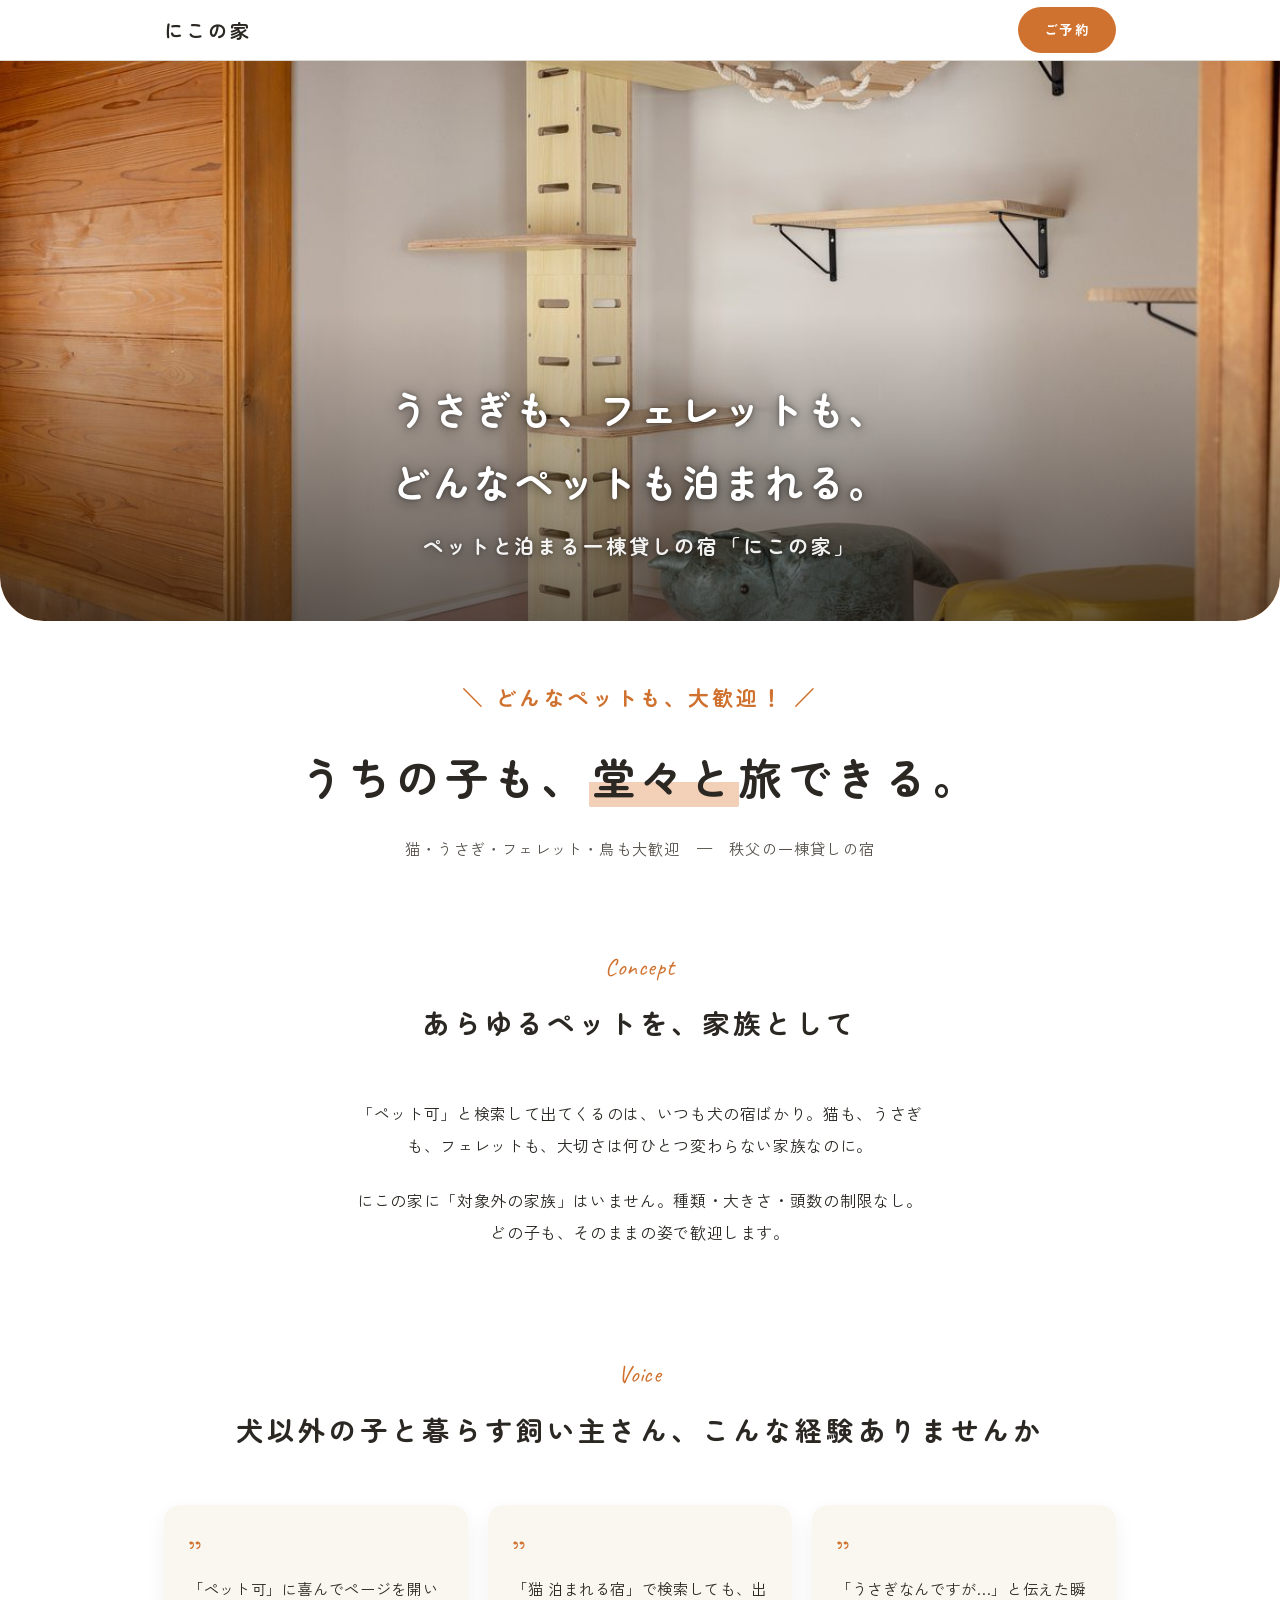
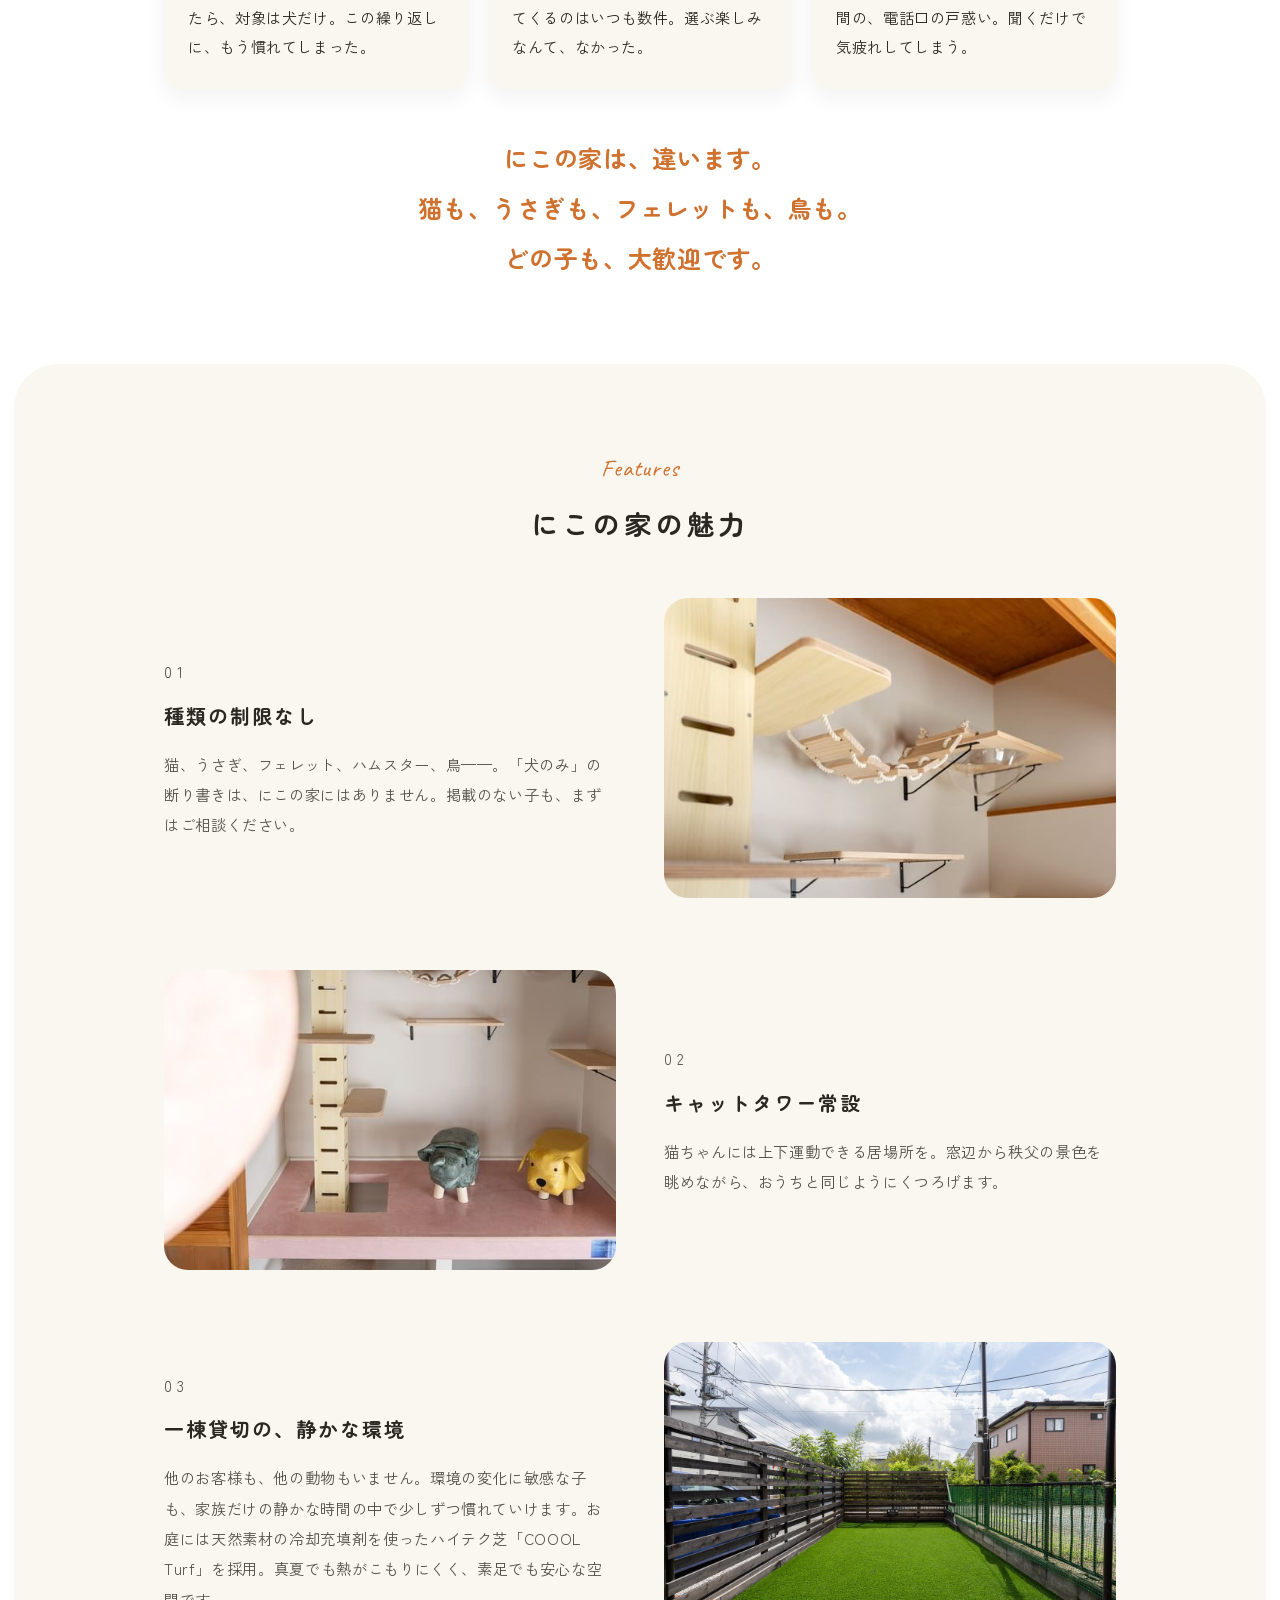
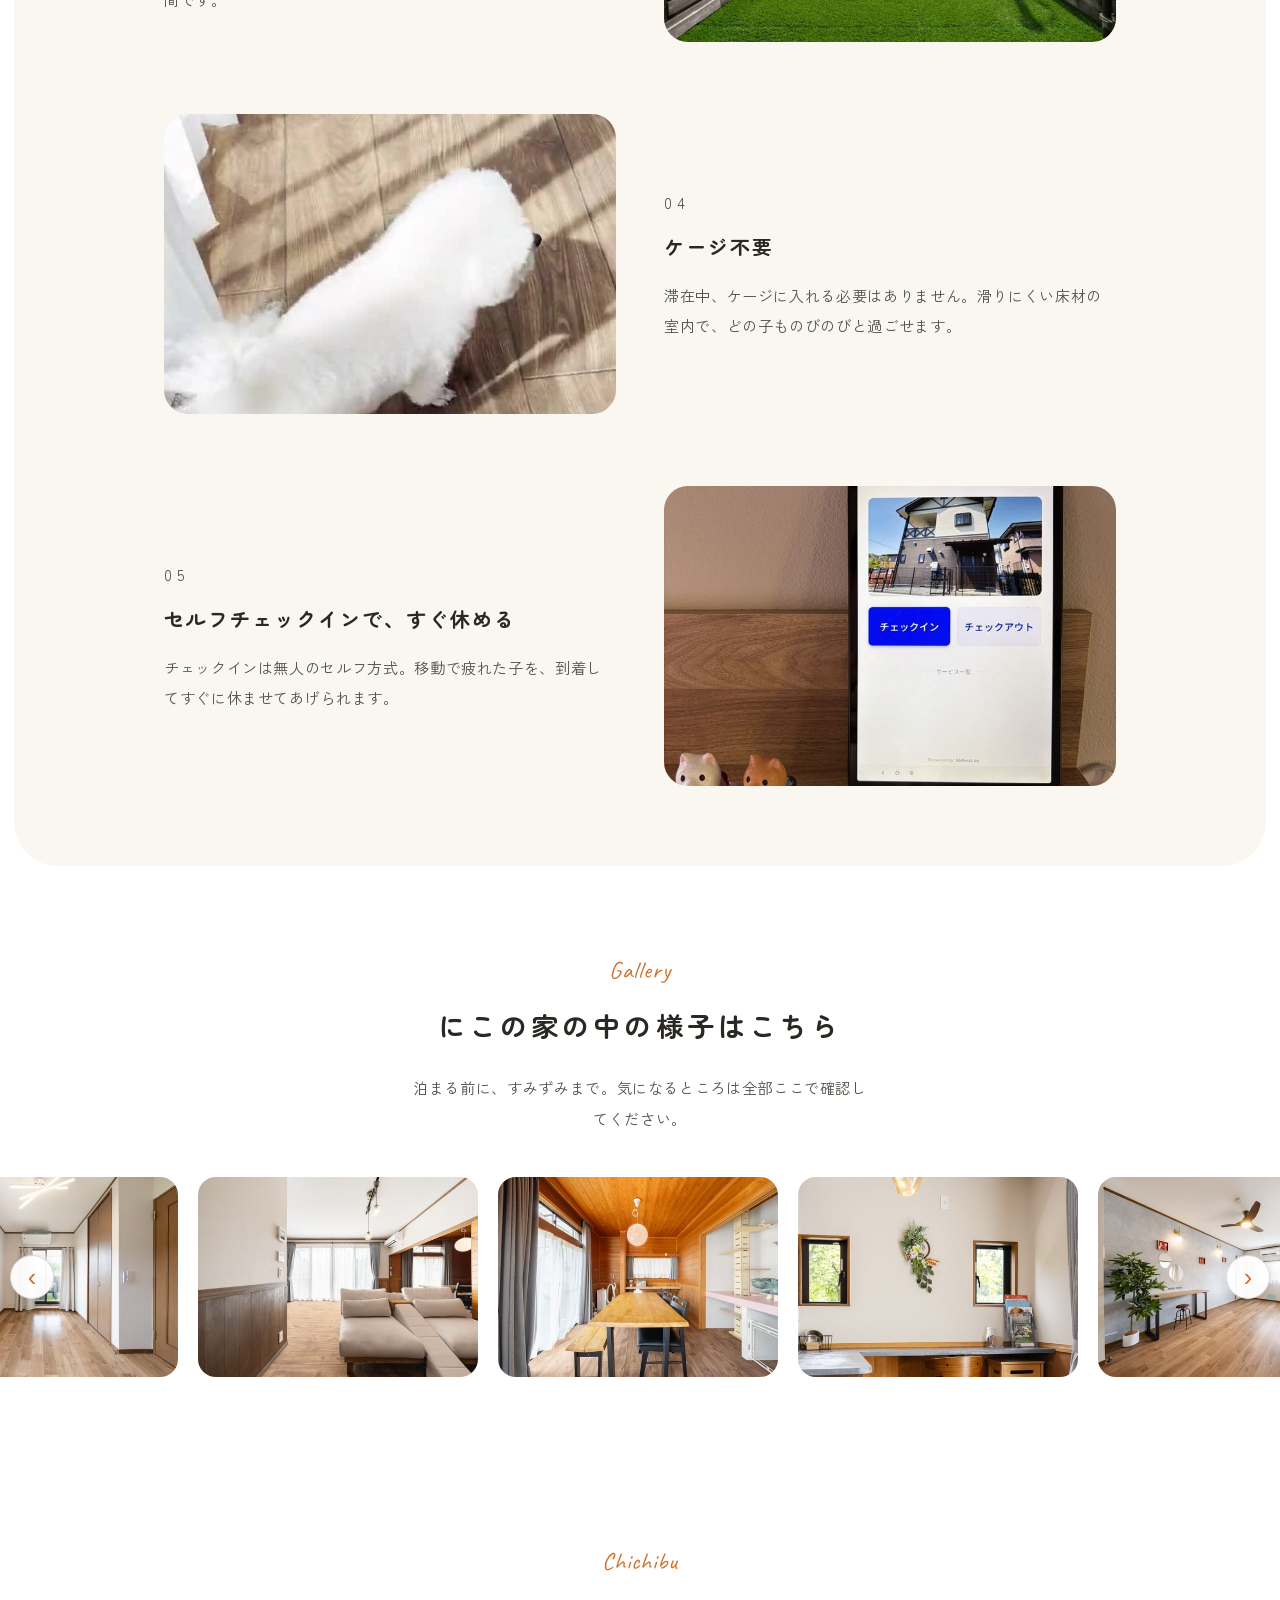
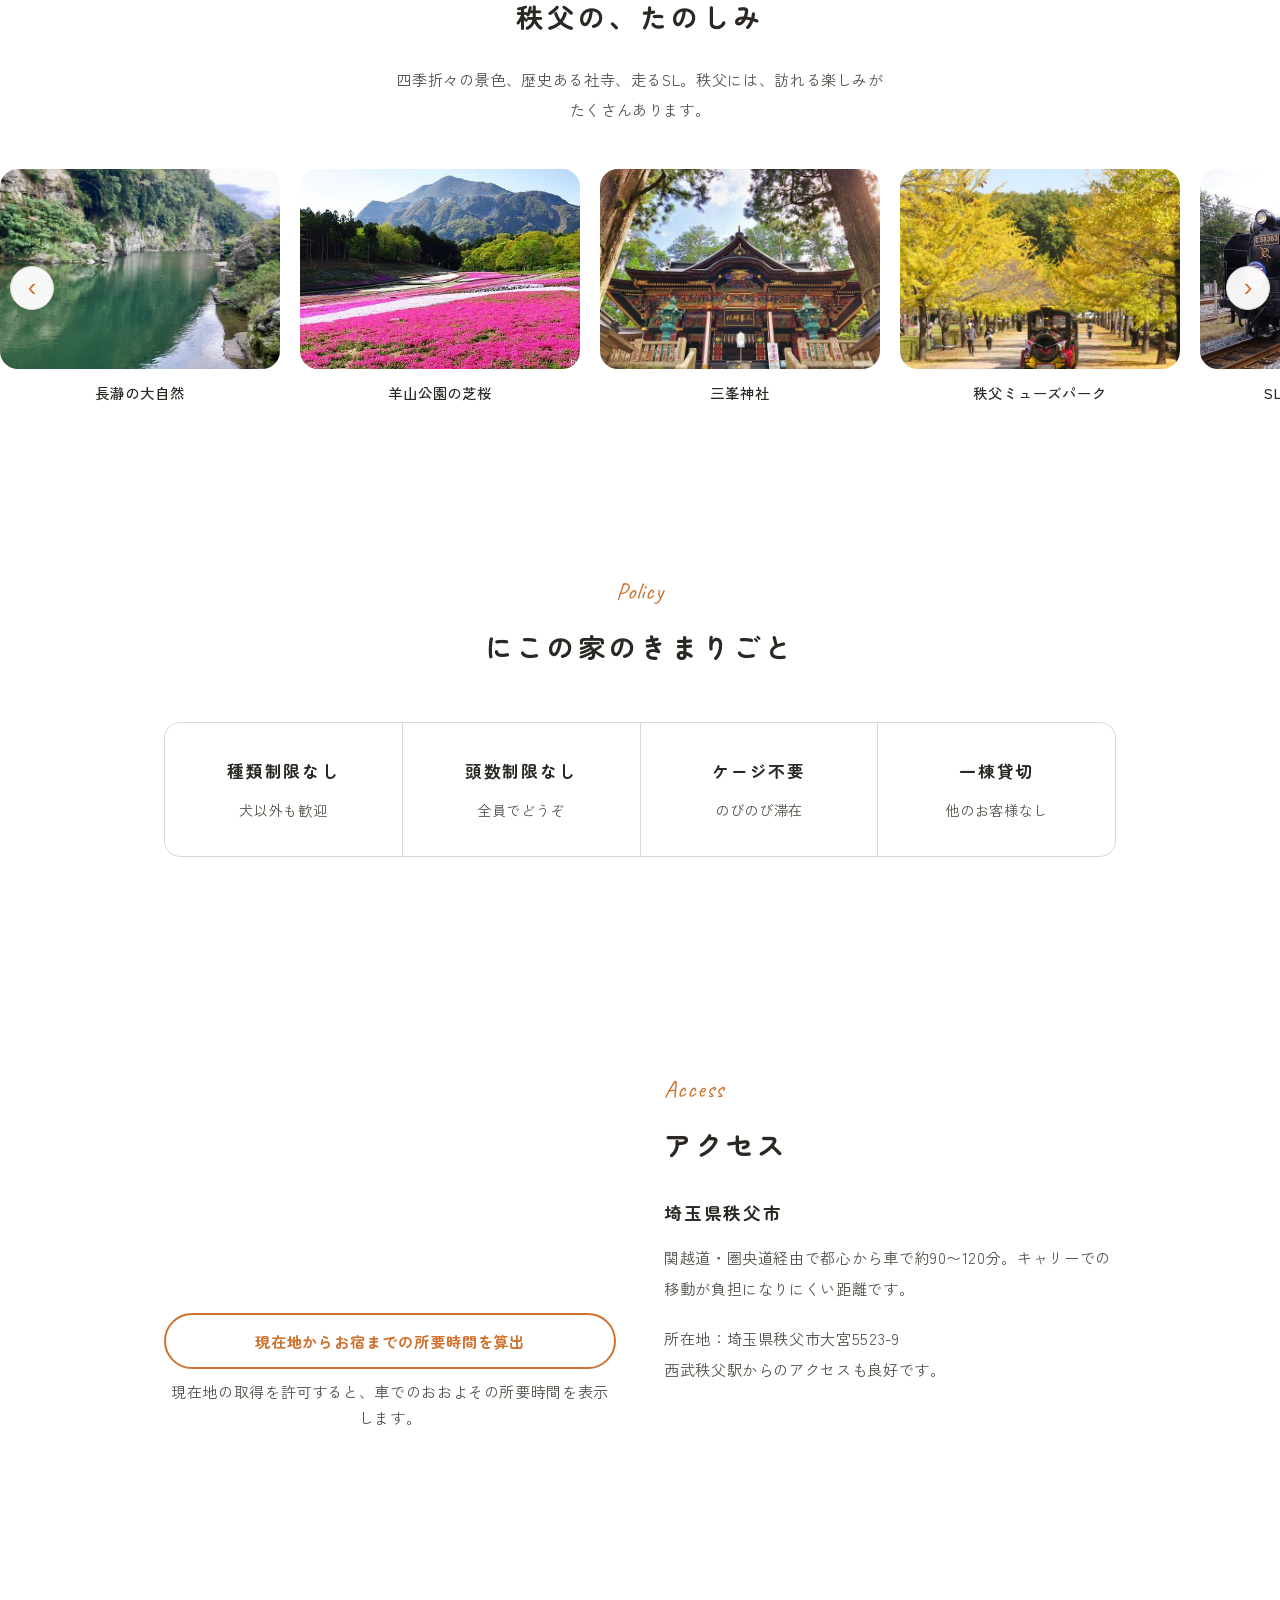
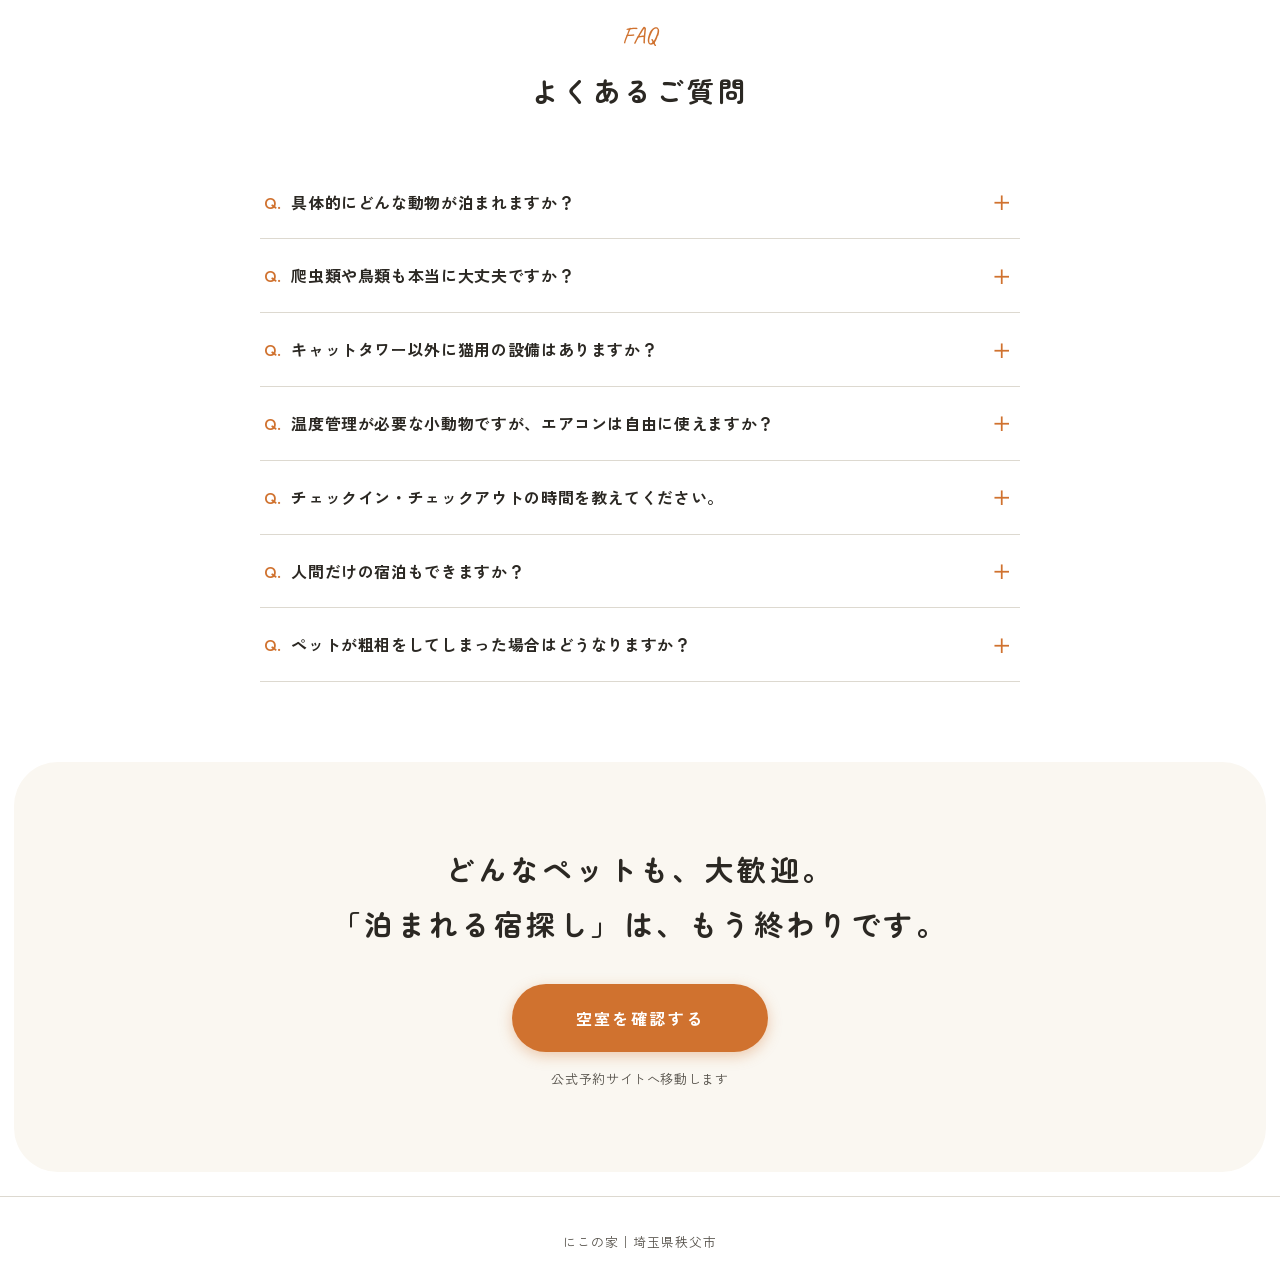
<file: lp/lp3_all-pets.html>
<!DOCTYPE html>
<html lang="ja">
<head>
<!-- Google tag (gtag.js) -->
<script async src="https://www.googletagmanager.com/gtag/js?id=G-9NFQ0TZ5VB"></script>
<script>
  window.dataLayer = window.dataLayer || [];
  function gtag(){dataLayer.push(arguments);}
  gtag('js', new Date());
  gtag('config', 'G-9NFQ0TZ5VB');
</script>

<meta charset="UTF-8">
<meta name="viewport" content="width=device-width, initial-scale=1.0">
<meta name="color-scheme" content="light only">
<title>にこの家｜猫・うさぎ・フェレットも泊まれる宿・秩父（あらゆるペット歓迎）</title>
<meta name="description" content="犬だけじゃない。猫・うさぎ・フェレットなど、あらゆるペットと一緒に泊まれる秩父の一棟貸しの宿「にこの家」。">
<link rel="icon" href="../images/favicon.ico">
<link rel="apple-touch-icon" href="../images/apple-touch-icon.png">
<link rel="preconnect" href="https://fonts.googleapis.com">
<link rel="preconnect" href="https://fonts.gstatic.com" crossorigin>
<link href="https://fonts.googleapis.com/css2?family=Caveat:wght@600&family=Zen+Maru+Gothic:wght@500;700&family=Zen+Kaku+Gothic+New:wght@400;500;700&display=swap" rel="stylesheet">
<style>
:root{
  color-scheme:light only;
  --ink:#2B2823;
  --gray:#55514A;
  --gray-light:#7A766E; /* LPでは現在未使用（N-036 reviewer指摘・N-041で追記） */
  --accent:#8FA382;
  --accent-light:#A9BA9D; /* LPでは現在未使用（N-036 reviewer指摘・N-041で追記） */
  --accent-dark:#6E8262; /* LPでは現在未使用（N-036 reviewer指摘・N-041で追記） */
  --btn:#D0722F;
  --btn-light:#E09A63; /* LPでは現在未使用（N-036 reviewer指摘・N-041で追記） */
  --btn-hover:#B35F22;
  --bg:#FFFFFF;
  --bg-sub:#FAF7F1;
  --bg-sub-dark:#EFEAE1; /* LPでは現在未使用（N-036 reviewer指摘・N-041で追記） */
  --line:#DDD9D0;
  --ink-deep:#231F1A; /* LPでは現在未使用（N-036 reviewer指摘・N-041で追記） */
  /* DESIGN.mdの14色に無い色。.f-video の暫定背景（黒）として使用 */
  --black:#000;
  --shadow-ink-06:rgba(43,40,35,.06);
  --shadow-terra-35:rgba(208,114,47,.35);
  --shadow-black-15:rgba(0,0,0,.15);
  --shadow-black-30:rgba(0,0,0,.3);
  --shadow-black-40:rgba(0,0,0,.4);
  --shadow-black-55:rgba(0,0,0,.55);
  --overlay-white-55:rgba(255,255,255,.55);
  --overlay-white-95:rgba(255,255,255,.95);
  --overlay-dusk-62:rgba(30,25,20,.62);
  --overlay-dusk-0:rgba(30,25,20,0);
  --highlight-orange-40:rgba(224,138,78,.4);
}
*{margin:0;padding:0;box-sizing:border-box}
html{scroll-behavior:smooth}
body{font-family:'Zen Kaku Gothic New',sans-serif;color:var(--ink) !important;background:var(--bg) !important;line-height:2;font-size:16px;letter-spacing:.04em}
img{max-width:100%;display:block}
.wrap{max-width:1000px;margin:0 auto;padding:0 24px}

/* 写真プレースホルダー（実写真に差し替え） */
.ph{background:var(--bg-sub);border:1px dashed var(--line);border-radius:16px;display:flex;align-items:center;justify-content:center;color:var(--gray);font-size:.85rem;letter-spacing:.1em;text-align:center;padding:12px}
.ph::before{content:"📷 ";margin-right:6px}

/* header */
header{position:sticky;top:0;z-index:50;background:var(--overlay-white-95);border-bottom:1px solid var(--line)}
.nav{display:flex;justify-content:space-between;align-items:center;height:60px}
.logo{font-family:'Zen Maru Gothic',sans-serif;font-weight:600;font-size:1.2rem;color:var(--ink);text-decoration:none;letter-spacing:.15em}
.nav-cta{background:var(--btn);color:var(--bg) !important;text-decoration:none;padding:9px 26px;font-size:.85rem;font-weight:700;letter-spacing:.1em;border-radius:999px;transition:background .2s}
.nav-cta:hover{background:var(--btn-hover)}

/* hero */
.hero{position:relative}
.hero .ph{height:min(72vh,560px)}
.hero-copy{text-align:center;padding:56px 24px 0}
.hero-copy h1{font-family:'Zen Maru Gothic',sans-serif;font-weight:600;font-size:clamp(1.6rem,4.5vw,2.4rem);line-height:1.9;letter-spacing:.12em}
.hero-copy p{margin-top:16px;color:var(--gray);font-size:.95rem;letter-spacing:.08em}

/* section common */
section{padding:80px 0}
.label{text-align:center;margin-bottom:48px}
.label .en{display:block;font-size:.75rem;letter-spacing:.35em;color:var(--accent);text-transform:uppercase;margin-bottom:8px}
.label .ja{font-family:'Zen Maru Gothic',sans-serif;font-weight:600;font-size:clamp(1.3rem,3.2vw,1.7rem);letter-spacing:.15em}

/* concept */
.concept{text-align:center}
.concept p{max-width:36em;margin:0 auto 1.4em}

/* features */
.features{background:var(--bg-sub)}
.feature{display:grid;grid-template-columns:1fr 1fr;gap:48px;align-items:center;margin-bottom:72px}
.feature:last-child{margin-bottom:0}
.feature .ph{height:300px}
.feature:nth-child(even) .f-img{order:2}
.num{font-family:'Zen Maru Gothic',sans-serif;color:var(--accent);font-size:.9rem;letter-spacing:.3em;margin-bottom:12px}
.feature h3{font-family:'Zen Maru Gothic',sans-serif;font-weight:600;font-size:1.25rem;letter-spacing:.1em;margin-bottom:16px;line-height:1.7}
.feature p{color:var(--gray);font-size:.95rem}
@media(max-width:720px){.feature{grid-template-columns:1fr;gap:24px}.feature:nth-child(even) .f-img{order:0}}

/* rules */
.rules-grid{display:grid;grid-template-columns:repeat(auto-fit,minmax(200px,1fr));gap:1px;background:var(--line);border:1px solid var(--line);border-radius:16px;overflow:hidden}
.rule{background:var(--bg);padding:32px 20px;text-align:center}
.rule .t{font-family:'Zen Maru Gothic',sans-serif;font-weight:600;font-size:1.05rem;letter-spacing:.1em;margin-bottom:8px}
.rule .d{color:var(--gray);font-size:.88rem}

/* access */
.access-inner{display:grid;grid-template-columns:1fr 1fr;gap:48px;align-items:center}
.access .ph{height:280px}
.access h3{font-family:'Zen Maru Gothic',sans-serif;font-weight:600;font-size:1.1rem;margin-bottom:12px;letter-spacing:.1em}
.access p{color:var(--gray);font-size:.95rem;margin-bottom:20px}
@media(max-width:720px){.access-inner{grid-template-columns:1fr}}

/* cta */
.cta{background:var(--bg-sub);text-align:center}
.cta h2{font-family:'Zen Maru Gothic',sans-serif;font-weight:600;font-size:clamp(1.3rem,3.5vw,1.8rem);letter-spacing:.12em;line-height:1.9;margin-bottom:32px}
.btn{display:inline-block;background:var(--btn);color:var(--bg) !important;text-decoration:none;padding:18px 64px;font-size:1rem;font-weight:700;letter-spacing:.15em;border-radius:999px;box-shadow:0 4px 14px var(--shadow-terra-35);transition:background .2s,transform .15s}
.btn:hover{background:var(--btn-hover);transform:translateY(-1px)}
.btn-note{display:block;margin-top:14px;font-size:.82rem;color:var(--gray)}

footer{border-top:1px solid var(--line);text-align:center;padding:32px 24px;font-size:.8rem;color:var(--gray);letter-spacing:.08em}
@media (prefers-reduced-motion:reduce){*{transition:none!important}}

/* welcome badge */
.welcome{display:block;color:var(--btn);font-family:'Zen Maru Gothic',sans-serif;font-weight:700;letter-spacing:.15em;font-size:clamp(1.05rem,3vw,1.3rem);margin-bottom:16px}
/* empathy section */
.empathy{background:var(--bg);padding-top:0}
.quotes{display:grid;grid-template-columns:repeat(auto-fit,minmax(250px,1fr));gap:20px;margin-bottom:44px}
.q{background:var(--bg-sub);border-radius:16px;padding:28px 24px;font-size:.95rem;color:var(--ink);line-height:1.9}
.q::before{content:"”";font-family:'Zen Maru Gothic',sans-serif;font-size:2.2rem;color:var(--btn);line-height:1;display:block;margin-bottom:6px}
.answer{text-align:center;font-family:'Zen Maru Gothic',sans-serif;font-weight:700;font-size:clamp(1.15rem,3.2vw,1.5rem);color:var(--btn);line-height:2.1}
.sp{display:none}
@media(max-width:600px){.sp{display:inline}}

/* === emo upgrade === */
.label .en{font-family:'Caveat',cursive;font-size:1.5rem;letter-spacing:.04em;text-transform:none;color:var(--btn);margin-bottom:4px}
.mk{background:linear-gradient(transparent 60%,var(--highlight-orange-40) 60%);padding:0 .06em;border-radius:2px}
.hero-copy h1{font-size:clamp(1.8rem,5vw,2.7rem)}
.features{border-radius:44px;margin:0 14px}
.cta{border-radius:44px;margin:0 14px 24px}
.q{box-shadow:0 8px 22px var(--shadow-ink-06)}
.feature .ph,.access .ph{border-radius:24px}
.hero .ph{border-radius:0 0 44px 44px;border-top:none}
.fadein{opacity:0;transform:translateY(26px);transition:opacity .9s cubic-bezier(.22,.6,.3,1),transform .9s cubic-bezier(.22,.6,.3,1)}
.fadein.show{opacity:1;transform:none}
@media (prefers-reduced-motion:reduce){.fadein{opacity:1!important;transform:none!important;transition:none!important}}

/* === chichibu marquee === */
.chichibu{padding:80px 0;overflow:hidden}
.chi-lead{text-align:center;color:var(--gray);margin:-28px auto 44px;font-size:.95rem;padding:0 24px;max-width:36em}
.marquee{overflow:hidden;width:100%}
.m-track{display:flex;gap:20px;width:max-content}
.m-card{width:280px;flex-shrink:0;margin:0}
.m-card .ph{height:200px;border-radius:18px;font-size:.78rem}
.m-card figcaption{text-align:center;margin-top:10px;font-size:.9rem;color:var(--ink);font-weight:500;letter-spacing:.06em}
@keyframes scrollx{from{transform:translateX(0)}to{transform:translateX(-50%)}}
@media (prefers-reduced-motion:reduce){.m-track{animation:none}.marquee{overflow-x:auto;-webkit-overflow-scrolling:touch}}

.m-photo{width:100%;height:200px;object-fit:cover;border-radius:18px;display:block}
.f-photo{width:100%;height:300px;object-fit:cover;border-radius:24px;display:block}
.f-video{width:100%;height:300px;object-fit:cover;border-radius:24px;display:block;background:var(--black)}

/* === google map === */
.map-box{width:100%}
.gmap{width:100%;height:280px;border:0;border-radius:24px;display:block;filter:saturate(.9)}
.route-btn{display:block;width:100%;margin-top:16px;background:var(--bg);color:var(--btn);border:2px solid var(--btn);border-radius:999px;padding:15px 20px;font-family:'Zen Maru Gothic',sans-serif;font-weight:700;font-size:.95rem;letter-spacing:.06em;cursor:pointer;transition:background .2s,color .2s}
.route-btn:hover{background:var(--btn);color:var(--bg)}
.route-btn:disabled{opacity:.6;cursor:wait}
.route-note{font-size:.8rem;color:var(--gray);margin-top:10px;text-align:center;line-height:1.7}

.route-result{margin-top:18px;background:var(--bg-sub);border-radius:20px;padding:24px 20px;text-align:center}
.rr-main{margin:0;line-height:1.4}
.rr-time{font-family:'Zen Maru Gothic',sans-serif;font-weight:700;font-size:clamp(1.7rem,6vw,2.2rem);color:var(--btn);display:block}
.rr-unit{font-size:.8rem;color:var(--gray);display:block;margin-top:4px}
.rr-sub{font-size:.9rem;color:var(--ink);margin:10px 0 14px}
.rr-link{font-size:.88rem;color:var(--btn);font-weight:700;text-decoration:underline;text-underline-offset:4px}

/* === faq === */
.faq{background:var(--bg)}
.faq-list{max-width:760px;margin:0 auto}
.faq-list details{border-bottom:1px solid var(--line)}
.faq-list summary{list-style:none;cursor:pointer;padding:22px 40px 22px 4px;font-weight:700;font-size:1rem;color:var(--ink);position:relative;line-height:1.8}
.faq-list summary::-webkit-details-marker{display:none}
.faq-list summary::before{content:"Q.";color:var(--btn);font-family:'Zen Maru Gothic',sans-serif;font-weight:700;margin-right:10px}
.faq-list summary::after{content:"＋";position:absolute;right:8px;top:50%;transform:translateY(-50%);color:var(--btn);font-size:1.2rem;transition:transform .2s}
.faq-list details[open] summary::after{content:"−"}
.faq-list .faq-a{padding:0 4px 24px;color:var(--gray);font-size:.95rem;line-height:2}
.faq-list .faq-a::before{content:"A.";color:var(--accent);font-family:'Zen Maru Gothic',sans-serif;font-weight:700;margin-right:10px}

/* === hero slideshow === */
.hero-slides{position:relative;height:min(72vh,560px);overflow:hidden;border-radius:0 0 44px 44px}
.hero-slide{position:absolute;inset:0;opacity:0;transition:opacity 1.8s ease;z-index:0}
.hero-slide.is-active{opacity:1;z-index:1}
.hero-slide .ph,.hero-slide img,.hero-slide video{width:100%;height:100%;object-fit:cover;border-radius:0;border:none}
.hero-dots{position:absolute;bottom:18px;left:50%;transform:translateX(-50%);display:flex;gap:8px;z-index:2}
.hero-dots span{width:8px;height:8px;border-radius:50%;background:var(--overlay-white-55);box-shadow:0 0 4px var(--shadow-black-30);transition:background .3s}
.hero-dots span.on{background:var(--bg)}
@media (prefers-reduced-motion:reduce){.hero-slide{transition:none}}

/* === hero tag === */
.hero-tag{position:absolute;left:50%;bottom:56px;transform:translateX(-50%);z-index:3;background:none;color:var(--bg);font-family:'Zen Maru Gothic',sans-serif;font-weight:700;font-size:clamp(1.25rem,4.2vw,2.1rem);letter-spacing:.08em;line-height:1.9;padding:0 20px;text-align:center;width:max-content;max-width:calc(100% - 32px);text-shadow:0 2px 14px var(--shadow-black-55),0 0 4px var(--shadow-black-40)}
.hero-tag .tag-strong{display:block;font-size:1.15em}
.hero-tag .tag-name{display:block;font-size:.6em;letter-spacing:.14em;margin-top:8px;opacity:.92}
.hero-slides::after{content:"";position:absolute;inset:auto 0 0 0;height:55%;background:linear-gradient(to top,var(--overlay-dusk-62),var(--overlay-dusk-0));z-index:2;pointer-events:none;border-radius:0 0 44px 44px}

/* === gallery === */
.gallery{background:var(--bg);overflow:hidden}
.g-lead{text-align:center;color:var(--gray);margin:-28px auto 44px;font-size:.95rem;max-width:34em;padding:0 24px}
.g-marquee{overflow:hidden;width:100%}
.g-track{display:flex;gap:20px;width:max-content}
.g-cell{margin:0;width:280px;flex-shrink:0}
.g-cell .ph,.g-cell img{width:100%;height:200px;object-fit:cover;border-radius:18px;display:block}
.g-cell .ph{height:200px;font-size:.75rem}
.g-cell figcaption{text-align:center;margin-top:8px;font-size:.88rem;color:var(--ink);font-weight:500;letter-spacing:.06em}
@keyframes scrollx-rev{from{transform:translateX(-50%)}to{transform:translateX(0)}}
@media (prefers-reduced-motion:reduce){.g-track{animation:none}.g-marquee{overflow-x:auto;-webkit-overflow-scrolling:touch}}

/* === carousel manual control === */
.car-shell{position:relative}
.car-btn{position:absolute;top:50%;transform:translateY(-50%);z-index:5;width:44px;height:44px;border-radius:50%;background:var(--overlay-white-95);border:1px solid var(--line);color:var(--btn);font-size:1.6rem;line-height:1;cursor:pointer;box-shadow:0 4px 14px var(--shadow-black-15);display:flex;align-items:center;justify-content:center;transition:background .2s,color .2s;padding:0}
.car-btn:hover{background:var(--btn);color:var(--bg);border-color:var(--btn)}
.car-btn.prev{left:10px}
.car-btn.next{right:10px}
.marquee{overflow-x:auto;scrollbar-width:none;cursor:grab}
.marquee::-webkit-scrollbar{display:none}
.marquee.dragging{cursor:grabbing;user-select:none}
</style>
<script type="application/ld+json">
{
  "@context": "https://schema.org",
  "@type": "LodgingBusiness",
  "name": "にこの家",
  "alternateName": "Niko's House",
  "address": {
    "@type": "PostalAddress",
    "streetAddress": "大宮5523-9",
    "addressLocality": "秩父市",
    "addressRegion": "埼玉県",
    "addressCountry": "JP",
    "postalCode": "368-0023"
  },
  "geo": {
    "@type": "GeoCoordinates",
    "latitude": 36.010303,
    "longitude": 139.093028
  },
  "url": "https://nicoshouse.airhost.co/ja",
  "petsAllowed": true,
  "amenityFeature": [
    {
      "@type": "LocationFeatureSpecification",
      "name": "一棟貸切",
      "value": true
    },
    {
      "@type": "LocationFeatureSpecification",
      "name": "頭数制限なし・ケージ不要",
      "value": true
    },
    {
      "@type": "LocationFeatureSpecification",
      "name": "人工芝のプライベートガーデン",
      "value": true
    },
    {
      "@type": "LocationFeatureSpecification",
      "name": "滑りにくい床材",
      "value": true
    },
    {
      "@type": "LocationFeatureSpecification",
      "name": "セルフチェックイン",
      "value": true
    }
  ],
  "potentialAction": {
    "@type": "ReserveAction",
    "target": "https://nicoshouse.airhost.co/ja"
  },
  "description": "犬だけでなく猫・うさぎ・フェレット・鳥などあらゆるペットと泊まれる埼玉県秩父市の一棟貸し民泊。種類・大きさ・頭数の制限なし、キャットタワー常設。",
  "checkinTime": "15:00",
  "checkoutTime": "10:00"
}
</script>
<script type="application/ld+json">
{
  "@context": "https://schema.org",
  "@type": "FAQPage",
  "mainEntity": [
    {
      "@type": "Question",
      "name": "具体的にどんな動物が泊まれますか？",
      "acceptedAnswer": {
        "@type": "Answer",
        "text": "秩父のペット民泊「にこの家」では、猫・うさぎ・フェレット・LOVOT（ロボットペット）など、幅広い種類のペットが宿泊できます。ハムスターなどのネズミ科の小動物は、近隣に猫が多いため脱走等に十分ご注意ください。脱走や猫とのトラブルについて、当施設では責任を負いかねます。"
      }
    },
    {
      "@type": "Question",
      "name": "爬虫類や鳥類も本当に大丈夫ですか？",
      "acceptedAnswer": {
        "@type": "Answer",
        "text": "はい、にこの家では爬虫類や鳥類も宿泊できます。ただし近隣に猫が多いため、脱走等には十分ご注意ください。脱走や猫とのトラブルについて、当施設では責任を負いかねます。"
      }
    },
    {
      "@type": "Question",
      "name": "キャットタワー以外に猫用の設備はありますか？",
      "acceptedAnswer": {
        "@type": "Answer",
        "text": "にこの家の猫用設備はキャットタワーのみです。猫砂などのトイレ用品は、普段お使いのものをお持ちください。"
      }
    },
    {
      "@type": "Question",
      "name": "温度管理が必要な小動物ですが、エアコンは自由に使えますか？",
      "acceptedAnswer": {
        "@type": "Answer",
        "text": "にこの家では全室のエアコンをご自由にお使いいただけます。なお秩父は夏の暑さ・冬の寒さが厳しい土地のため、温度変化に敏感なペットは春・秋のご旅行がより快適です。"
      }
    },
    {
      "@type": "Question",
      "name": "チェックイン・チェックアウトの時間を教えてください。",
      "acceptedAnswer": {
        "@type": "Answer",
        "text": "にこの家のチェックインは15:00、チェックアウトは10:00です。セルフチェックイン方式のため、到着後すぐにご家族だけの時間を過ごせます。"
      }
    },
    {
      "@type": "Question",
      "name": "人間だけの宿泊もできますか？",
      "acceptedAnswer": {
        "@type": "Answer",
        "text": "可能です。にこの家はペット連れでない方もご利用いただける一棟貸しの宿です。"
      }
    },
    {
      "@type": "Question",
      "name": "ペットが粗相をしてしまった場合はどうなりますか？",
      "acceptedAnswer": {
        "@type": "Answer",
        "text": "にこの家では清掃道具をご用意していますので、清掃にご協力をお願いします。ご不安な場合はマナーパンツ等の着用がおすすめです。著しい破損や特別な清掃が必要な場合は、別途費用を請求させていただく可能性があります。"
      }
    }
  ]
}
</script>
<link rel="canonical" href="https://nikonote04.github.io/nicoshouse/lp/lp3_all-pets.html">
</head>
<body>

<header>
  <div class="wrap nav">
    <a class="logo" href="../">にこの家</a>
    <a class="nav-cta" data-cta="header" href="https://nicoshouse.airhost.co/ja" target="_blank" rel="noopener">ご予約</a>
  </div>
</header>

<div class="hero">
  <div class="hero-slides">
    <p class="hero-tag"><span class="tag-strong">うさぎも、フェレットも、<br>どんなペットも泊まれる。</span><span class="tag-name">ペットと泊まる一棟貸しの宿「にこの家」</span></p>
    <div class="hero-slide is-active"><img src="../images/labo-concept.jpg" alt="押し入れを改装した、猫のためのキャットステップ"></div>
  </div>
  <div class="hero-copy">
    <span class="welcome">＼ どんなペットも、大歓迎！ ／</span>
    <h1>うちの子も、<br class="sp"><span class="mk">堂々と</span>旅できる。</h1>
    <p>猫・うさぎ・フェレット・鳥も大歓迎　—　秩父の一棟貸しの宿</p>
  </div>
</div>

<section class="concept">
  <div class="wrap">
    <div class="label"><span class="en">Concept</span><span class="ja">あらゆるペットを、家族として</span></div>
    <p>「ペット可」と検索して出てくるのは、いつも犬の宿ばかり。猫も、うさぎも、フェレットも、大切さは何ひとつ変わらない家族なのに。</p>
    <p>にこの家に「対象外の家族」はいません。種類・大きさ・頭数の制限なし。どの子も、そのままの姿で歓迎します。</p>
  </div>
</section>

<section class="empathy">
  <div class="wrap">
    <div class="label"><span class="en">Voice</span><span class="ja">犬以外の子と暮らす飼い主さん、こんな経験ありませんか</span></div>
    <div class="quotes">
      <div class="q">「ペット可」に喜んでページを開いたら、対象は犬だけ。この繰り返しに、もう慣れてしまった。</div>
      <div class="q">「猫 泊まれる宿」で検索しても、出てくるのはいつも数件。選ぶ楽しみなんて、なかった。</div>
      <div class="q">「うさぎなんですが…」と伝えた瞬間の、電話口の戸惑い。聞くだけで気疲れしてしまう。</div>
    </div>
    <p class="answer">にこの家は、違います。<br>猫も、うさぎも、フェレットも、鳥も。<br>どの子も、大歓迎です。</p>
  </div>
</section>

<section class="features">
  <div class="wrap">
    <div class="label"><span class="en">Features</span><span class="ja">にこの家の魅力</span></div>

    <div class="feature">
      <div class="f-img"><img loading="lazy" decoding="async" class="f-photo" src="../images/gallery-07.jpg" alt="ロープブリッジのあるキャットステップ"></div>
      <div>
        <p class="num">01</p>
        <h3>種類の制限なし</h3>
        <p>猫、うさぎ、フェレット、ハムスター、鳥——。「犬のみ」の断り書きは、にこの家にはありません。掲載のない子も、まずはご相談ください。</p>
      </div>
    </div>

    <div class="feature">
      <div class="f-img"><img loading="lazy" decoding="async" class="f-photo" src="../images/gallery-19.jpg" alt="キャットタワーと動物のスツール"></div>
      <div>
        <p class="num">02</p>
        <h3>キャットタワー常設</h3>
        <p>猫ちゃんには上下運動できる居場所を。窓辺から秩父の景色を眺めながら、おうちと同じようにくつろげます。</p>
      </div>
    </div>

    <div class="feature">
      <div class="f-img"><img loading="lazy" decoding="async" class="f-photo" src="../images/room-dogrun.jpg" alt="ウッドフェンスに囲まれた、人工芝のプライベートドッグラン"></div>
      <div>
        <p class="num">03</p>
        <h3>一棟貸切の、静かな環境</h3>
        <p>他のお客様も、他の動物もいません。環境の変化に敏感な子も、家族だけの静かな時間の中で少しずつ慣れていけます。お庭には天然素材の冷却充填剤を使ったハイテク芝「COOOL Turf」を採用。真夏でも熱がこもりにくく、素足でも安心な空間です。</p>
      </div>
    </div>

    <div class="feature">
      <div class="f-img"><video class="f-video" muted loop playsinline preload="none" poster="assets/img/floor-poster.jpg" width="560" height="996" aria-label="滑りにくい床材の上を歩くようす"><source src="assets/video/floor.mp4" type="video/mp4"></video></div>
      <div>
        <p class="num">04</p>
        <h3>ケージ不要</h3>
        <p>滞在中、ケージに入れる必要はありません。滑りにくい床材の室内で、どの子ものびのびと過ごせます。</p>
      </div>
    </div>

    <div class="feature">
      <div class="f-img"><img loading="lazy" decoding="async" class="f-photo" src="assets/img/a647b182a5.jpg" alt="セルフチェックイン用タブレットと看板犬の置物"></div>
      <div>
        <p class="num">05</p>
        <h3>セルフチェックインで、すぐ休める</h3>
        <p>チェックインは無人のセルフ方式。移動で疲れた子を、到着してすぐに休ませてあげられます。</p>
      </div>
    </div>

  </div>
</section>

<section class="gallery">
  <div class="wrap">
    <div class="label"><span class="en">Gallery</span><span class="ja">にこの家の中の様子はこちら</span></div>
    <p class="g-lead">泊まる前に、すみずみまで。気になるところは全部ここで確認してください。</p>
  </div>
  <div class="car-shell"><button type="button" class="car-btn prev" aria-label="前の写真へ">&#8249;</button><div class="marquee g-marquee" data-dir="rev"><div class="m-track g-track"><figure class="g-cell"><img loading="lazy" decoding="async" src="../images/gallery-20.jpg" alt="大きなソファを置いたリビング"></figure><figure class="g-cell"><img loading="lazy" decoding="async" src="../images/gallery-05.jpg" alt="木の天井が広がるダイニング"></figure><figure class="g-cell"><img loading="lazy" decoding="async" src="../images/gallery-08.jpg" alt="ペット用食器とロボット掃除機を備えたカウンター"></figure><figure class="g-cell"><img loading="lazy" decoding="async" src="../images/gallery-16.jpg" alt="広々とした2階の寝室"></figure><figure class="g-cell"><img loading="lazy" decoding="async" src="../images/gallery-04.jpg" alt="ふかふかの布団の上に立つ看板犬にこ"></figure><figure class="g-cell"><img loading="lazy" decoding="async" src="../images/gallery-12.jpg" alt="キャットステップとベンチのある玄関"></figure><figure class="g-cell"><img loading="lazy" decoding="async" src="../images/gallery-15.jpg" alt="ゆったりくつろげる浴室"></figure><figure class="g-cell"><img loading="lazy" decoding="async" src="../images/gallery-19.jpg" alt="キャットタワーと動物のスツール"></figure><figure class="g-cell"><img loading="lazy" decoding="async" src="../images/gallery-18.jpg" alt="館内に飾られた犬のアート"></figure><figure class="g-cell"><img loading="lazy" decoding="async" src="assets/img/6b41906a39.jpg" alt="お出かけ準備のにこたち"></figure><figure class="g-cell"><img loading="lazy" decoding="async" src="../images/gallery-02.jpg" alt="ラタン家具を置いたテラス席"></figure><figure class="g-cell"><img loading="lazy" decoding="async" src="../images/concept-dogrun.jpg" alt="灯りに包まれた夜のプライベートガーデン"></figure><figure class="g-cell"><img loading="lazy" decoding="async" src="../images/gallery-07.jpg" alt="ロープブリッジのあるキャットステップ"></figure><figure class="g-cell"><img loading="lazy" decoding="async" src="../images/owner-story.jpg" alt="おもちゃで遊ぶ、にこの家の看板犬にこ"></figure><figure class="g-cell"><img loading="lazy" decoding="async" src="../images/gallery-01.jpg" alt="明るい光が差し込む洋室とバルコニー"></figure></div></div><button type="button" class="car-btn next" aria-label="次の写真へ">&#8250;</button></div>
</section>

<section class="chichibu">
  <div class="label"><span class="en">Chichibu</span><span class="ja">秩父の、たのしみ</span></div>
  <p class="chi-lead">四季折々の景色、歴史ある社寺、走るSL。秩父には、訪れる楽しみがたくさんあります。</p>
  <div class="car-shell"><button type="button" class="car-btn prev" aria-label="前の写真へ">&#8249;</button><div class="marquee" data-dir="fwd">
    <div class="m-track"><figure class="m-card"><img loading="lazy" decoding="async" class="m-photo" src="assets/img/c7bce7caa7.jpg" alt="長瀞の渓谷"><figcaption>長瀞の大自然</figcaption></figure><figure class="m-card"><img loading="lazy" decoding="async" class="m-photo" src="assets/img/707a1b0949.jpg" alt="羊山公園の芝桜と武甲山"><figcaption>羊山公園の芝桜</figcaption></figure><figure class="m-card"><img loading="lazy" decoding="async" class="m-photo" src="assets/img/a58d479f7e.jpg" alt="三峯神社の社殿"><figcaption>三峯神社</figcaption></figure><figure class="m-card"><img loading="lazy" decoding="async" class="m-photo" src="assets/img/b4b1ce1d20.jpg" alt="秩父ミューズパークのイチョウ並木"><figcaption>秩父ミューズパーク</figcaption></figure><figure class="m-card"><img loading="lazy" decoding="async" class="m-photo" src="assets/img/00b3e30c9c.jpg" alt="SLパレオエクスプレス C58 363"><figcaption>SLパレオエクスプレス</figcaption></figure><figure class="m-card"><img loading="lazy" decoding="async" class="m-photo" src="assets/img/5a90cd5a09.jpg" alt="秩父のシンボル 武甲山"><figcaption>壮大な武甲山</figcaption></figure></div>
  </div><button type="button" class="car-btn next" aria-label="次の写真へ">&#8250;</button></div>
</section>

<section>
  <div class="wrap">
    <div class="label"><span class="en">Policy</span><span class="ja">にこの家のきまりごと</span></div>
    <div class="rules-grid">
      <div class="rule"><p class="t">種類制限なし</p><p class="d">犬以外も歓迎</p></div>
      <div class="rule"><p class="t">頭数制限なし</p><p class="d">全員でどうぞ</p></div>
      <div class="rule"><p class="t">ケージ不要</p><p class="d">のびのび滞在</p></div>
      <div class="rule"><p class="t">一棟貸切</p><p class="d">他のお客様なし</p></div>
    </div>
  </div>
</section>

<section class="access">
  <div class="wrap access-inner">
    <div class="map-box">
      <iframe class="gmap" src="https://maps.google.com/maps?q=%E5%9F%BC%E7%8E%89%E7%9C%8C%E7%A7%A9%E7%88%B6%E5%B8%82%E5%A4%A7%E5%AE%AE5523-9&z=15&output=embed&hl=ja" loading="lazy" referrerpolicy="no-referrer-when-downgrade" title="にこの家の地図" allowfullscreen></iframe>
      <button type="button" class="route-btn" id="routeBtn">現在地からお宿までの所要時間を算出</button>
      <div class="route-result" id="routeResult" hidden>
        <p class="rr-main"><span class="rr-time" id="rrTime">--</span><span class="rr-unit">（車でのおおよその目安）</span></p>
        <p class="rr-sub" id="rrDist"></p>
        <a class="rr-link" id="rrLink" href="#" target="_blank" rel="noopener">Googleマップで詳しいルートを見る →</a>
      </div>
      <p class="route-note" id="routeNote">現在地の取得を許可すると、車でのおおよその所要時間を表示します。</p>
    </div>
    <div>
      <div class="label" style="text-align:left;margin-bottom:24px"><span class="en">Access</span><span class="ja">アクセス</span></div>
      <h3>埼玉県秩父市</h3>
      <p>関越道・圏央道経由で都心から車で約90〜120分。キャリーでの移動が負担になりにくい距離です。</p>
      <p>所在地：埼玉県秩父市大宮5523-9<br>西武秩父駅からのアクセスも良好です。</p>
    </div>
  </div>
</section>

<section class="faq">
  <div class="wrap">
    <div class="label"><span class="en">FAQ</span><span class="ja">よくあるご質問</span></div>
    <div class="faq-list"><details><summary>具体的にどんな動物が泊まれますか？</summary><p class="faq-a">秩父のペット民泊「にこの家」では、猫・うさぎ・フェレット・LOVOT（ロボットペット）など、幅広い種類のペットが宿泊できます。ハムスターなどのネズミ科の小動物は、近隣に猫が多いため脱走等に十分ご注意ください。脱走や猫とのトラブルについて、当施設では責任を負いかねます。</p></details><details><summary>爬虫類や鳥類も本当に大丈夫ですか？</summary><p class="faq-a">はい、にこの家では爬虫類や鳥類も宿泊できます。ただし近隣に猫が多いため、脱走等には十分ご注意ください。脱走や猫とのトラブルについて、当施設では責任を負いかねます。</p></details><details><summary>キャットタワー以外に猫用の設備はありますか？</summary><p class="faq-a">にこの家の猫用設備はキャットタワーのみです。猫砂などのトイレ用品は、普段お使いのものをお持ちください。</p></details><details><summary>温度管理が必要な小動物ですが、エアコンは自由に使えますか？</summary><p class="faq-a">にこの家では全室のエアコンをご自由にお使いいただけます。なお秩父は夏の暑さ・冬の寒さが厳しい土地のため、温度変化に敏感なペットは春・秋のご旅行がより快適です。</p></details><details><summary>チェックイン・チェックアウトの時間を教えてください。</summary><p class="faq-a">にこの家のチェックインは15:00、チェックアウトは10:00です。セルフチェックイン方式のため、到着後すぐにご家族だけの時間を過ごせます。</p></details><details><summary>人間だけの宿泊もできますか？</summary><p class="faq-a">可能です。にこの家はペット連れでない方もご利用いただける一棟貸しの宿です。</p></details><details><summary>ペットが粗相をしてしまった場合はどうなりますか？</summary><p class="faq-a">にこの家では清掃道具をご用意していますので、清掃にご協力をお願いします。ご不安な場合はマナーパンツ等の着用がおすすめです。著しい破損や特別な清掃が必要な場合は、別途費用を請求させていただく可能性があります。</p></details></div>
  </div>
</section>

<section class="cta">
  <div class="wrap">
    <h2>どんなペットも、大歓迎。<br>「泊まれる宿探し」は、もう終わりです。</h2>
    <a class="btn" data-cta="footer" href="https://nicoshouse.airhost.co/ja" target="_blank" rel="noopener">空室を確認する</a>
    <span class="btn-note">公式予約サイトへ移動します</span>
  </div>
</section>

<footer>にこの家｜埼玉県秩父市</footer>

<script>
(function(){
  if(matchMedia('(prefers-reduced-motion: reduce)').matches) return;
  var io=new IntersectionObserver(function(es){
    es.forEach(function(e){if(e.isIntersecting){e.target.classList.add('show');io.unobserve(e.target);}});
  },{threshold:.12});
  document.querySelectorAll('.feature,.q,.label,.answer,.rule,.concept p').forEach(function(el){
    el.classList.add('fadein');io.observe(el);
  });
})();
</script>
<script>
(function(){
  var btn=document.getElementById('routeBtn'), note=document.getElementById('routeNote'),
      box=document.getElementById('routeResult'), tEl=document.getElementById('rrTime'),
      dEl=document.getElementById('rrDist'), link=document.getElementById('rrLink');
  if(!btn) return;
  var DLAT=36.010303, DLNG=139.093028, ADDR=encodeURIComponent('埼玉県秩父市大宮5523-9');

  function hav(a,b,c,d){var R=6371,r=Math.PI/180,x=(c-a)*r,y=(d-b)*r,
    h=Math.sin(x/2)*Math.sin(x/2)+Math.cos(a*r)*Math.cos(c*r)*Math.sin(y/2)*Math.sin(y/2);
    return R*2*Math.atan2(Math.sqrt(h),Math.sqrt(1-h));}
  function fmt(m){m=Math.round(m);if(m<60)return m+'分';return Math.floor(m/60)+'時間'+(m%60?(m%60)+'分':'');}

  function show(min,km,lat,lng,est){
    tEl.textContent='約'+fmt(min);
    dEl.textContent='距離：約'+km.toFixed(0)+'km';
    link.href='https://www.google.com/maps/dir/?api=1&origin='+lat+','+lng+'&destination='+ADDR+'&travelmode=driving';
    box.hidden=false;
    note.textContent=est?'※直線距離からの概算です。実際の所要時間は交通状況により変わります。':'※交通状況により変わります。詳細はGoogleマップでご確認ください。';
    btn.disabled=false; btn.textContent='もう一度計算する';
  }

  btn.addEventListener('click',function(){
    if(!navigator.geolocation){note.textContent='この端末では現在地を取得できません。';return;}
    btn.disabled=true; btn.textContent='計算しています…';
    navigator.geolocation.getCurrentPosition(function(p){
      var la=p.coords.latitude, ln=p.coords.longitude;
      fetch('https://router.project-osrm.org/route/v1/driving/'+ln+','+la+';'+DLNG+','+DLAT+'?overview=false')
        .then(function(r){return r.json();})
        .then(function(j){
          if(j.routes&&j.routes[0]){show(j.routes[0].duration/60,j.routes[0].distance/1000,la,ln,false);}
          else{throw 0;}
        })
        .catch(function(){
          var km=hav(la,ln,DLAT,DLNG)*1.3;
          show(km/45*60,km,la,ln,true);
        });
    },function(){
      btn.disabled=false; btn.textContent='現在地からお宿までの所要時間を算出';
      note.textContent='現在地を取得できませんでした。位置情報の許可設定をご確認ください。';
    },{enableHighAccuracy:false,timeout:8000,maximumAge:300000});
  });
})();
</script>
<script>
(function(){
  var slides=document.querySelectorAll('.hero-slide');
  var dots=document.querySelectorAll('.hero-dots span');
  if(slides.length<2) return;
  var i=0, INTERVAL=5000;
  setInterval(function(){
    slides[i].classList.remove('is-active'); if(dots[i]) dots[i].classList.remove('on');
    i=(i+1)%slides.length;
    slides[i].classList.add('is-active'); if(dots[i]) dots[i].classList.add('on');
  }, INTERVAL);
})();
</script>
<script>
(function(){
  var reduce=matchMedia('(prefers-reduced-motion: reduce)').matches;
  document.querySelectorAll('.car-shell').forEach(function(shell){
    var mq=shell.querySelector('.marquee');
    var track=mq.firstElementChild;track.innerHTML+=track.innerHTML;
    var dir=mq.getAttribute('data-dir')==='rev'?-1:1;
    var speed=reduce?0:0.55;
    var paused=false, idle;

    function half(){return track.scrollWidth/2;}
    if(dir<0) mq.scrollLeft=half();

    function wrap(){
      var h=half();
      if(mq.scrollLeft>=h) mq.scrollLeft-=h;
      else if(mq.scrollLeft<=0) mq.scrollLeft+=h;
    }
    mq.addEventListener('scroll',wrap,{passive:true});

    (function loop(){
      if(!paused&&speed) {mq.scrollLeft+=speed*dir;}
      requestAnimationFrame(loop);
    })();

    function pause(ms){paused=true;clearTimeout(idle);idle=setTimeout(function(){paused=false;},ms||3500);}
    ['touchstart','wheel','pointerdown'].forEach(function(ev){mq.addEventListener(ev,function(){pause();},{passive:true});});

    shell.querySelectorAll('.car-btn').forEach(function(b){
      b.addEventListener('click',function(){
        pause(5000);
        var card=track.querySelector('figure');
        var step=card?card.getBoundingClientRect().width+20:280;
        mq.scrollBy({left:(b.classList.contains('next')?1:-1)*step,behavior:'smooth'});
      });
    });

    var down=false,sx=0,sl=0;
    mq.addEventListener('mousedown',function(e){down=true;sx=e.pageX;sl=mq.scrollLeft;mq.classList.add('dragging');e.preventDefault();});
    window.addEventListener('mousemove',function(e){if(down){mq.scrollLeft=sl-(e.pageX-sx);}});
    window.addEventListener('mouseup',function(){down=false;mq.classList.remove('dragging');});
  });
})();
</script>
<script>
(function(){
  if(typeof gtag !== 'function') return;
  var LP = 'lp3_全ペット';

  // 予約サイトへの遷移（最重要コンバージョン）
  document.querySelectorAll('a[href*="nicoshouse.airhost.co"]').forEach(function(a){
    a.addEventListener('click', function(){
      gtag('event', 'reserve_click', {
        lp_name: LP,
        cta_position: a.getAttribute('data-cta') || 'other',
        link_text: (a.textContent || '').trim().slice(0,40)
      });
    });
  });

  // 所要時間算出ボタン
  var rb = document.getElementById('routeBtn');
  if(rb) rb.addEventListener('click', function(){
    gtag('event', 'route_calc_click', { lp_name: LP });
  });

  // FAQ開封（どの不安が読まれているか）
  document.querySelectorAll('.faq-list details').forEach(function(d){
    d.addEventListener('toggle', function(){
      if(!d.open) return;
      var q = d.querySelector('summary');
      gtag('event', 'faq_open', {
        lp_name: LP,
        question: q ? q.textContent.trim().slice(0,80) : ''
      });
    });
  });

  // スクロール到達（75%＝FAQ/CTAまで読んだ人）
  var fired = false;
  window.addEventListener('scroll', function(){
    if(fired) return;
    var h = document.documentElement;
    if((h.scrollTop + window.innerHeight) / h.scrollHeight >= 0.75){
      fired = true;
      gtag('event', 'scroll_75', { lp_name: LP });
    }
  }, {passive:true});
})();
</script>
<script>
(function(){
  var v = document.querySelector('video.f-video');
  if(!v) return;
  if(matchMedia('(prefers-reduced-motion: reduce)').matches) return;
  var io = new IntersectionObserver(function(es){
    es.forEach(function(e){
      if(e.isIntersecting){
        if(v.preload !== 'auto'){ v.preload = 'auto'; v.load(); }
        v.play().catch(function(){});
      } else { v.pause(); }
    });
  }, {threshold:0.25});
  io.observe(v);
})();
</script>
</body>
</html>
</file>
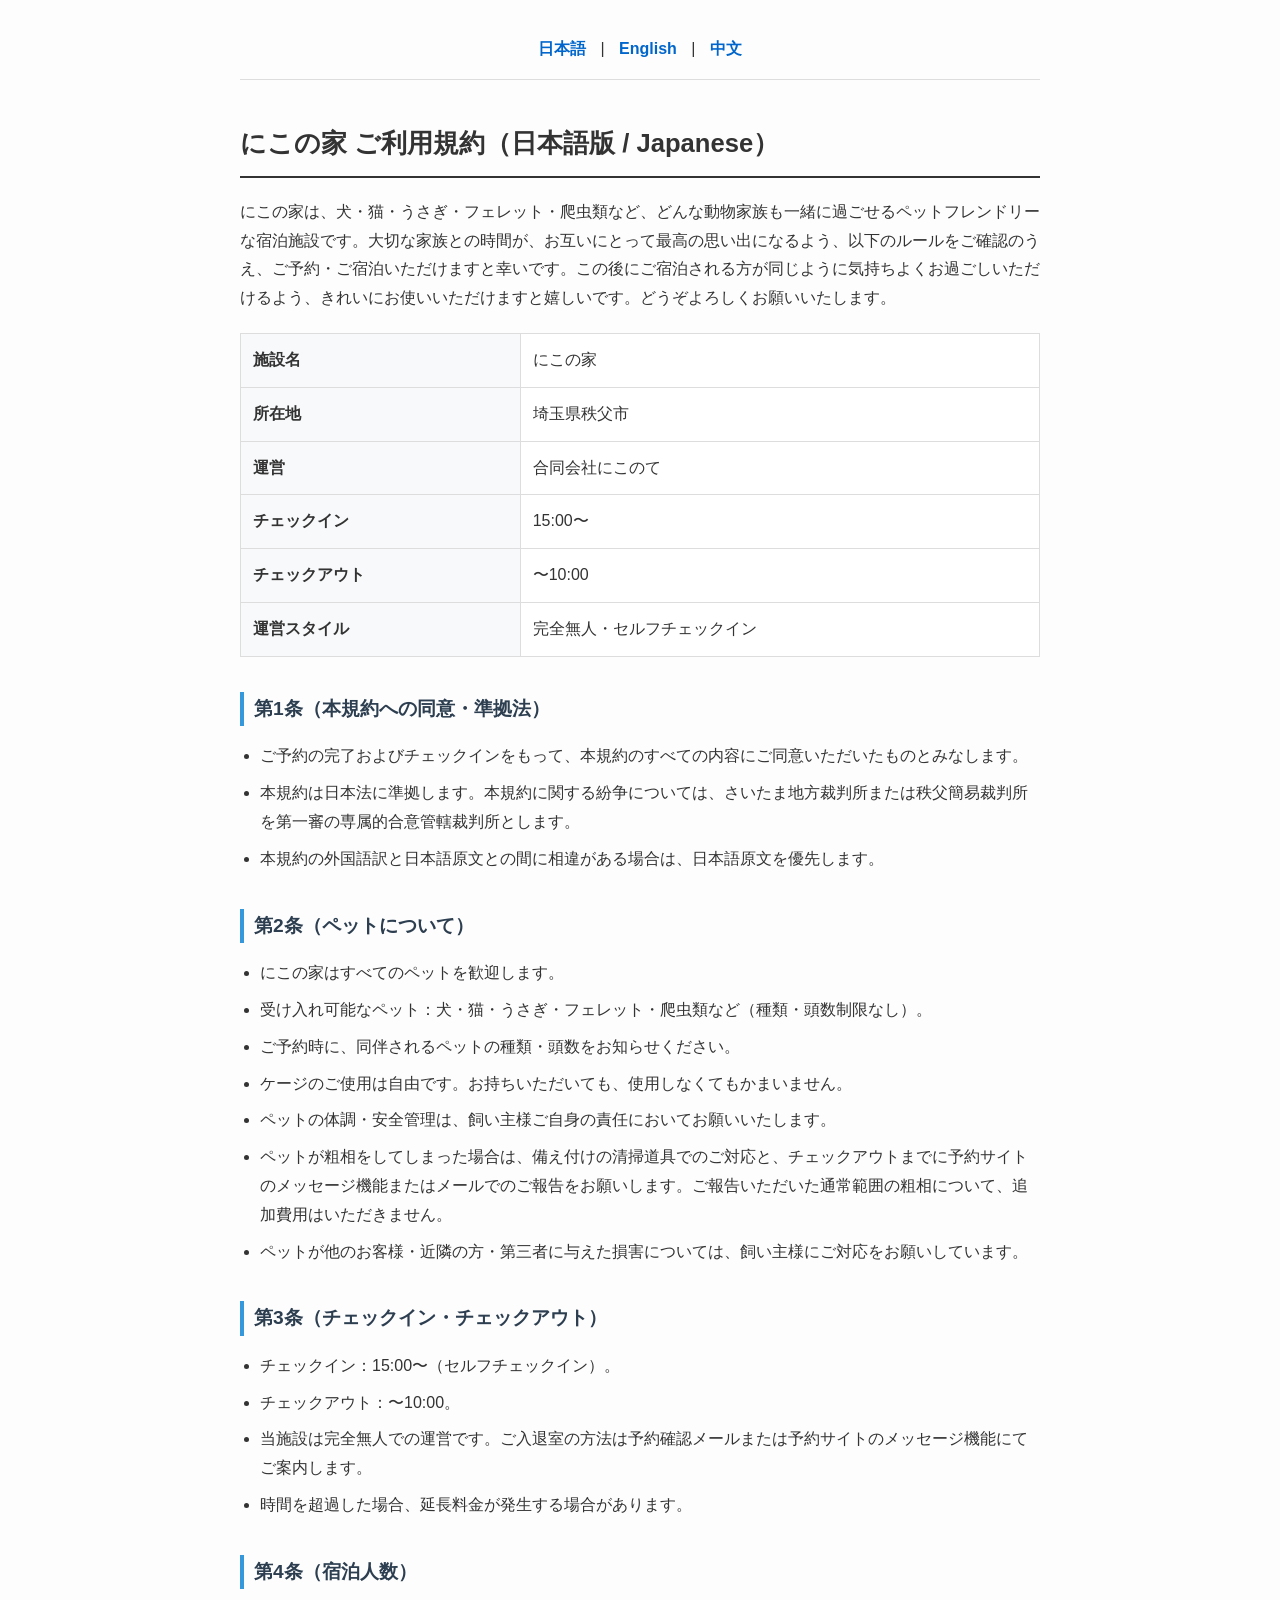
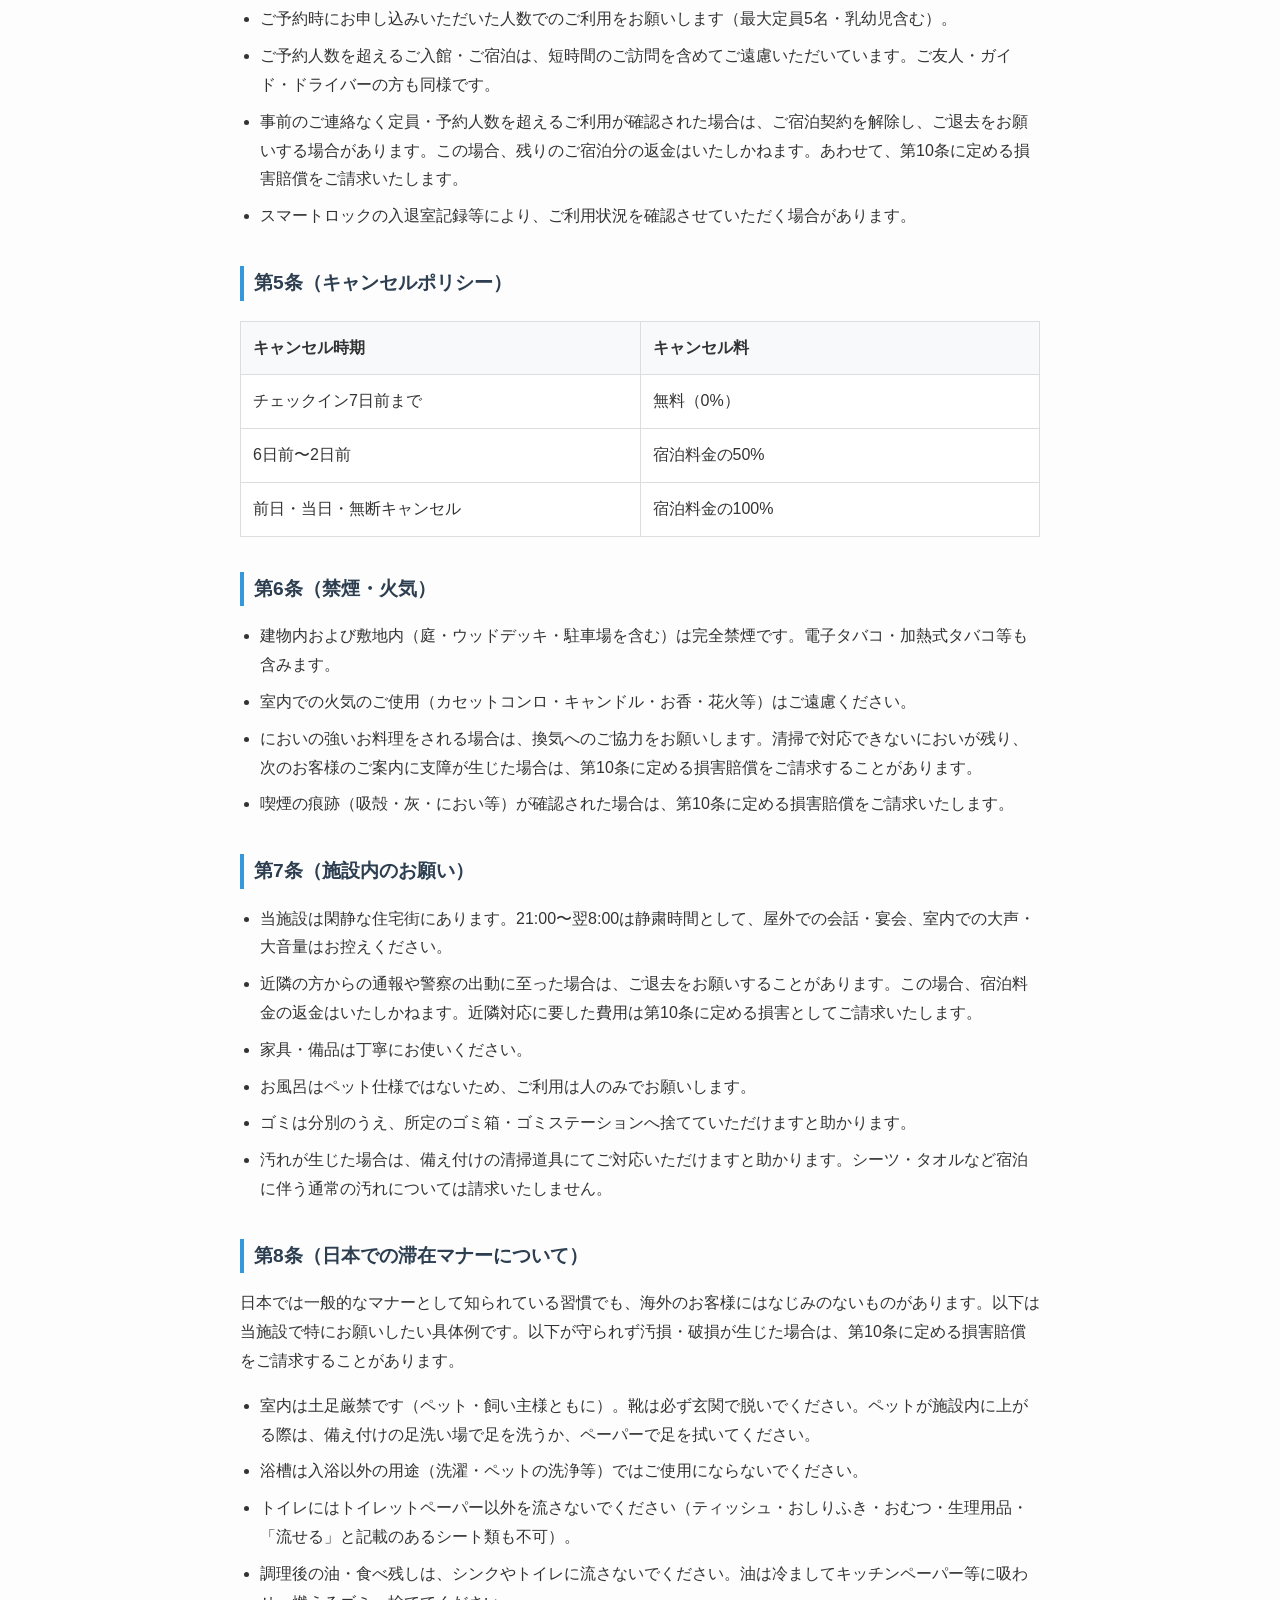
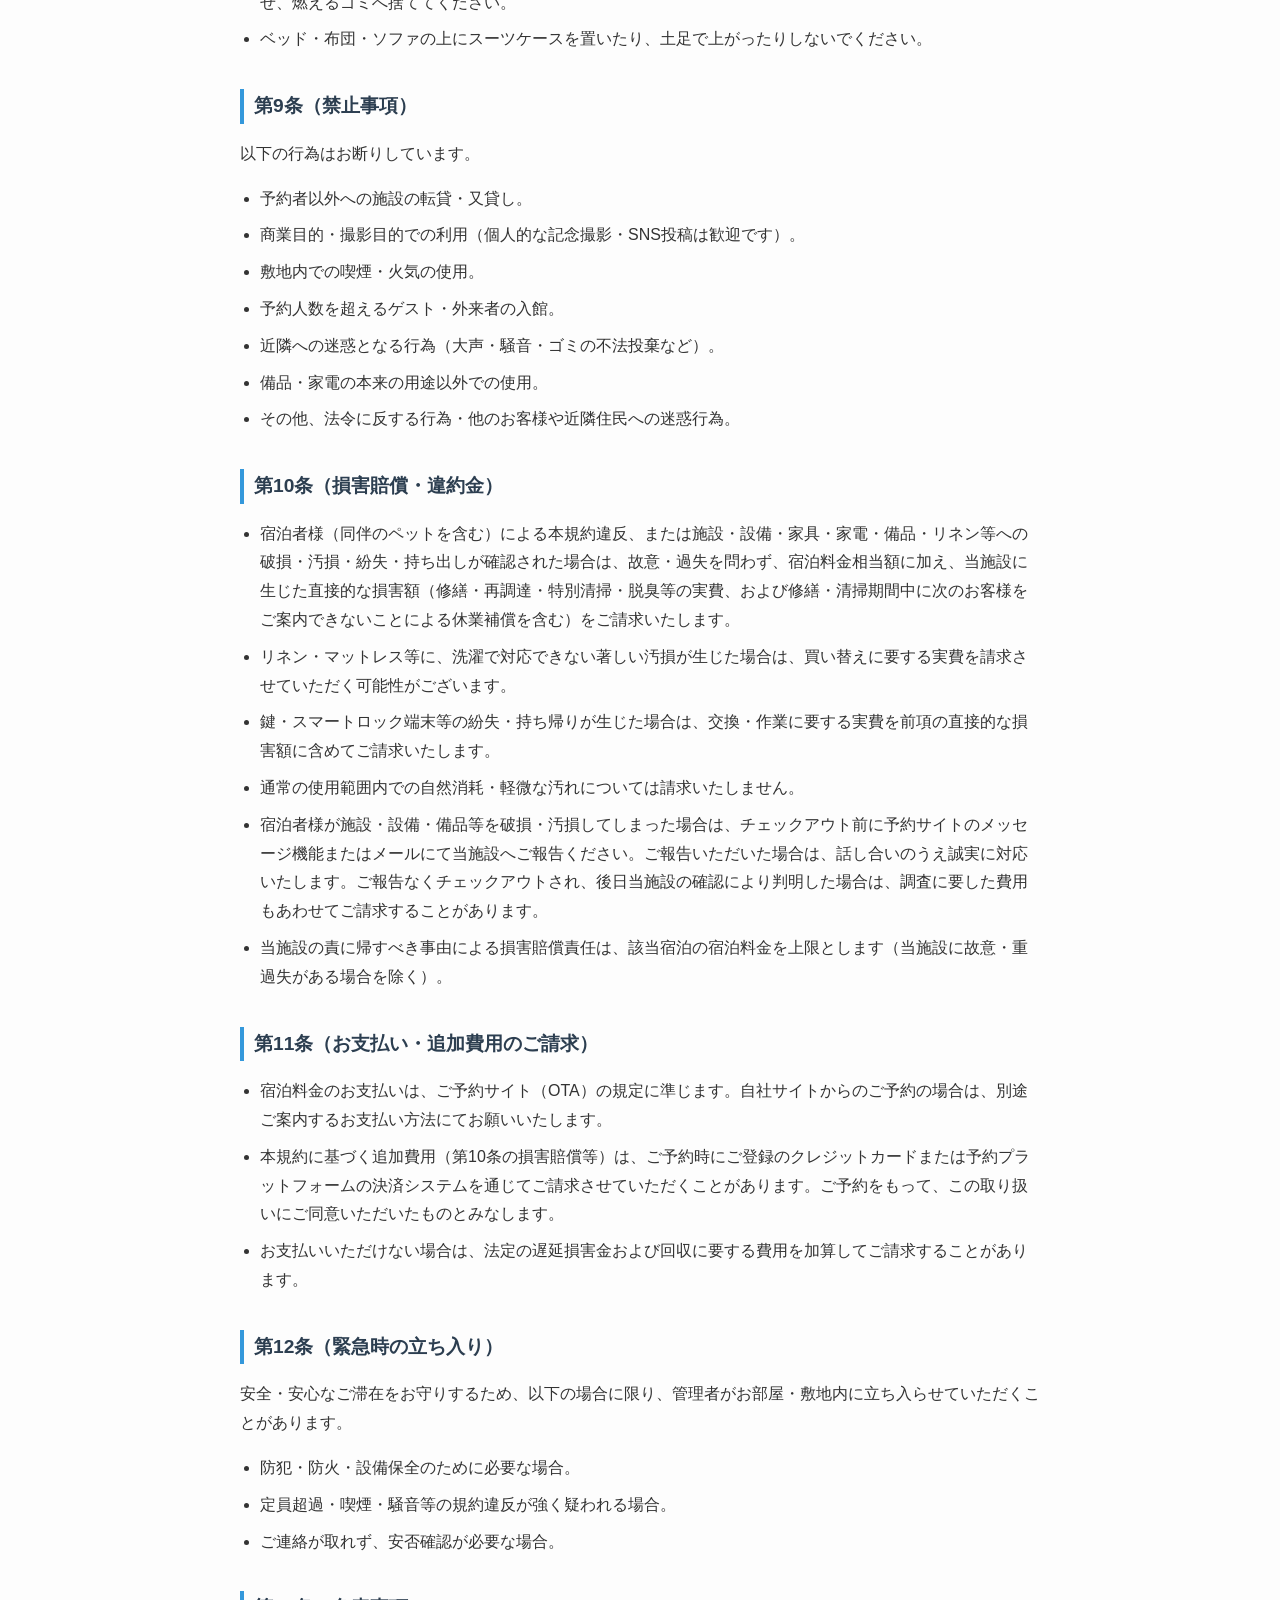
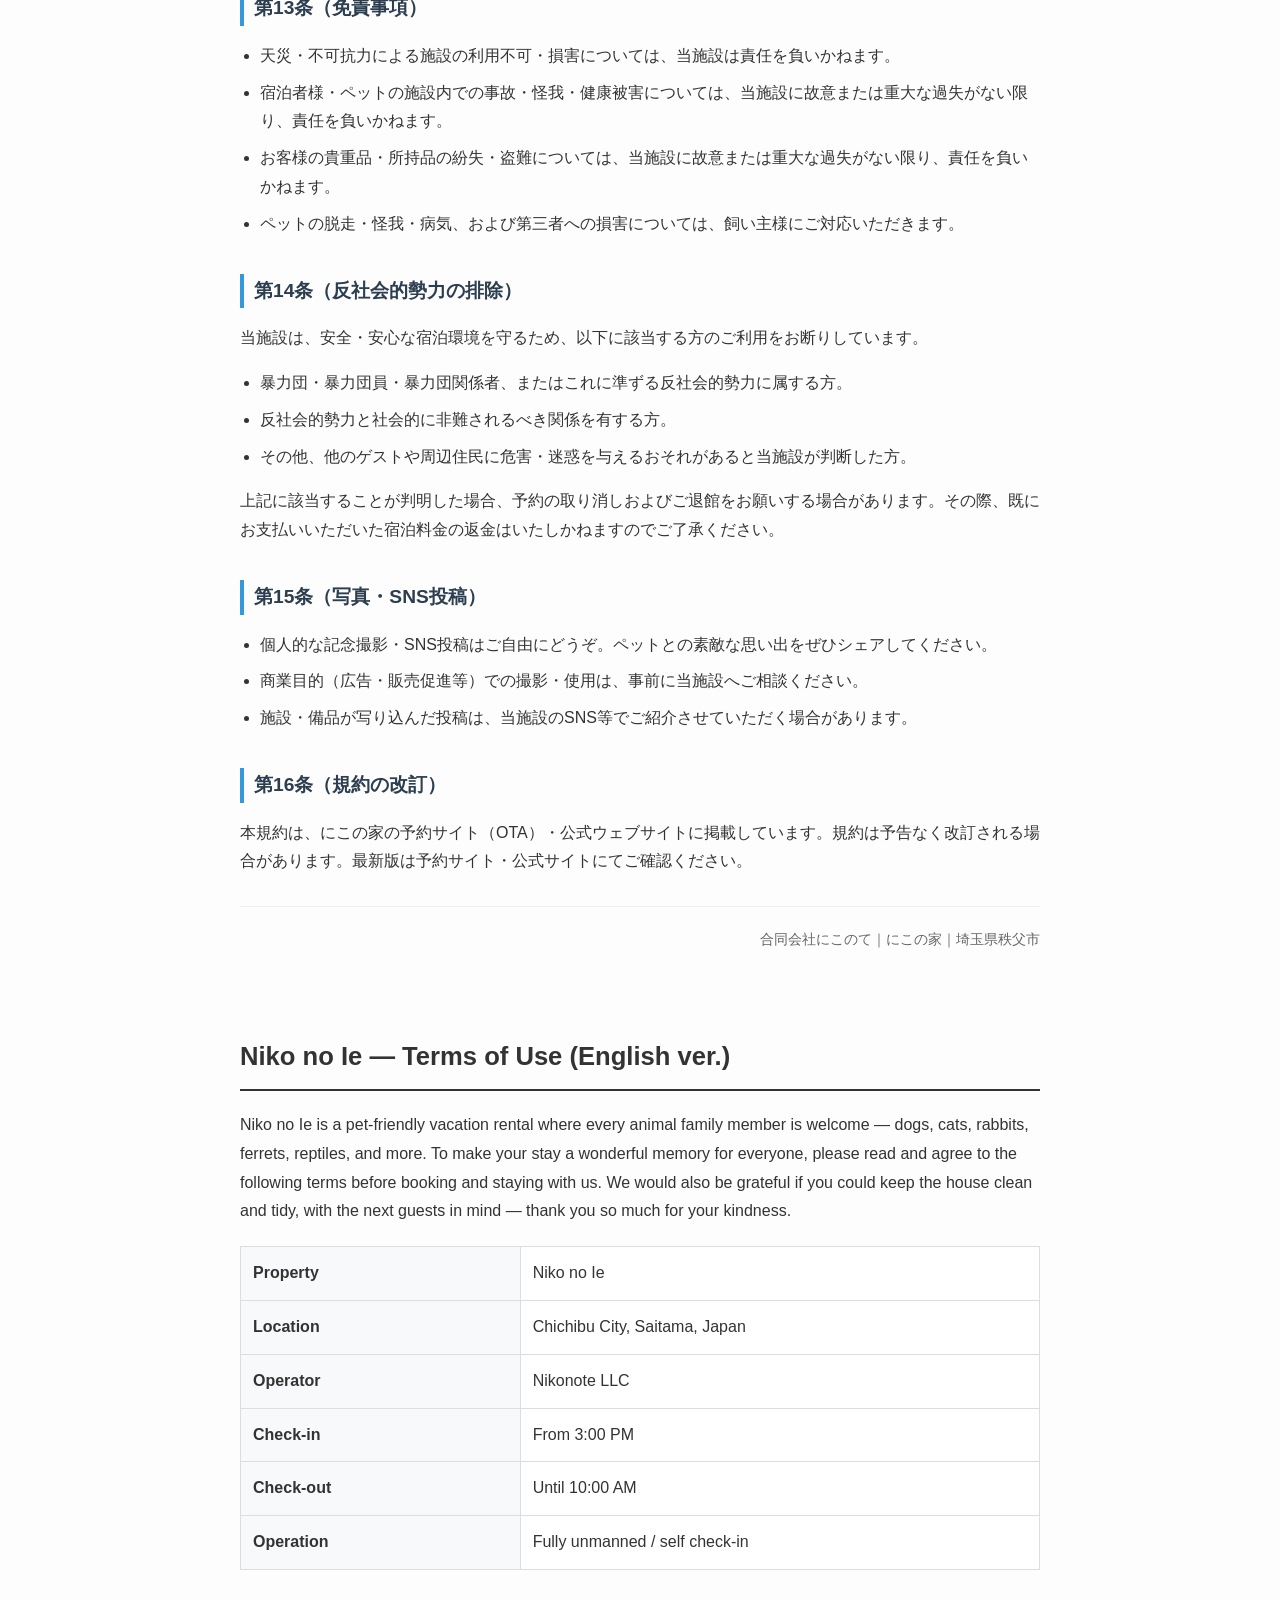
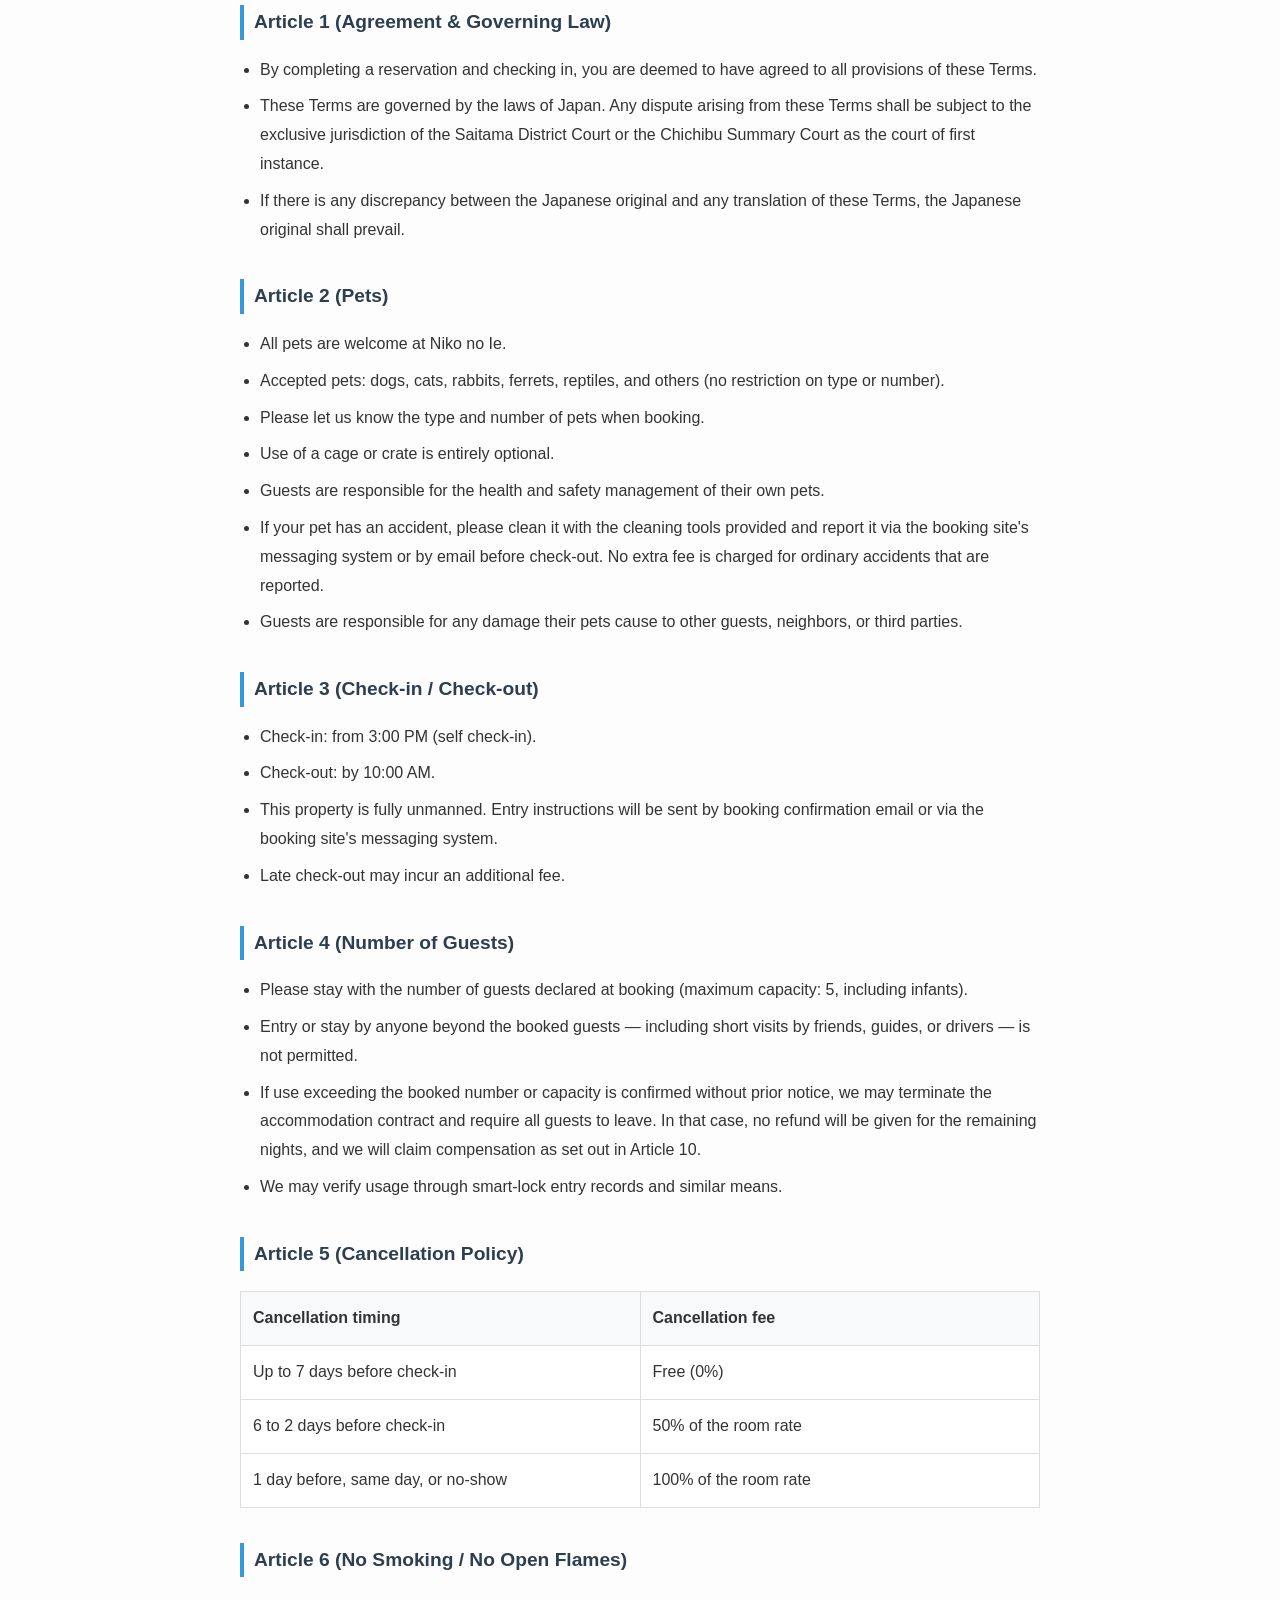
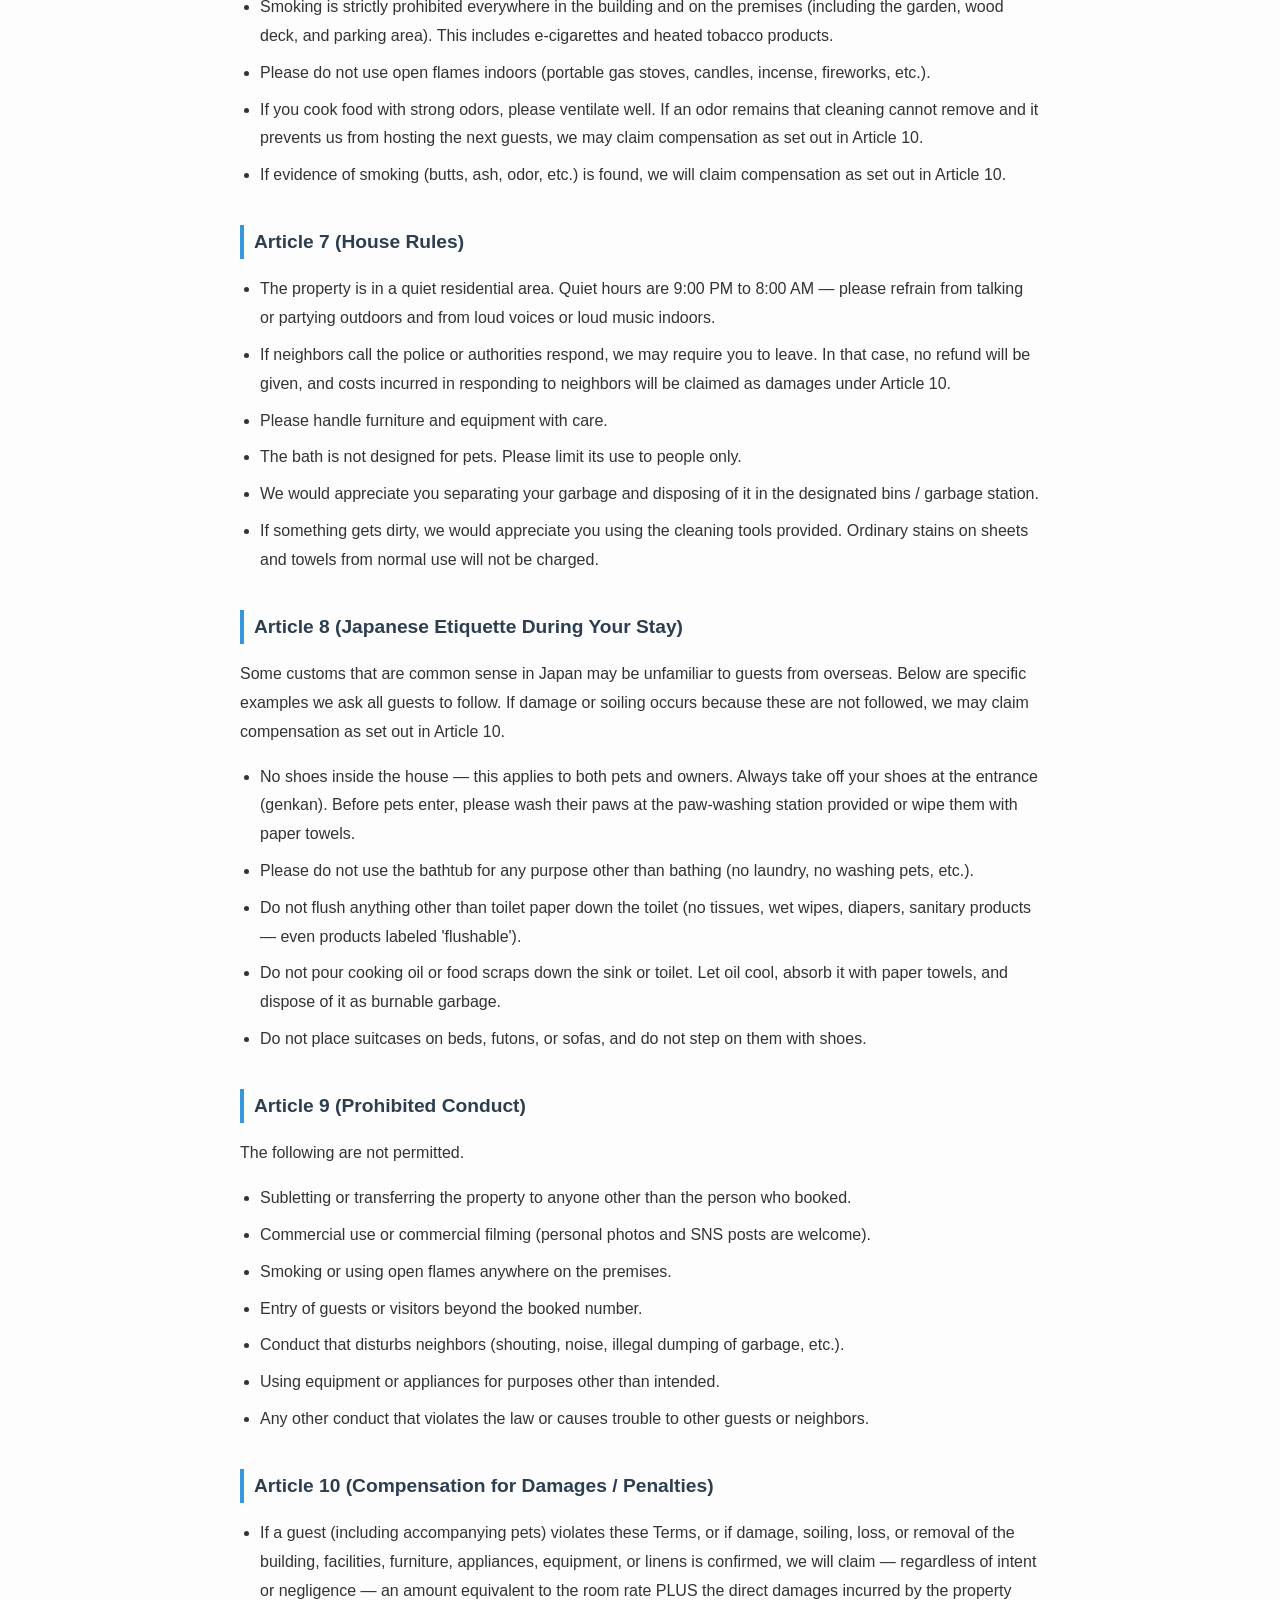
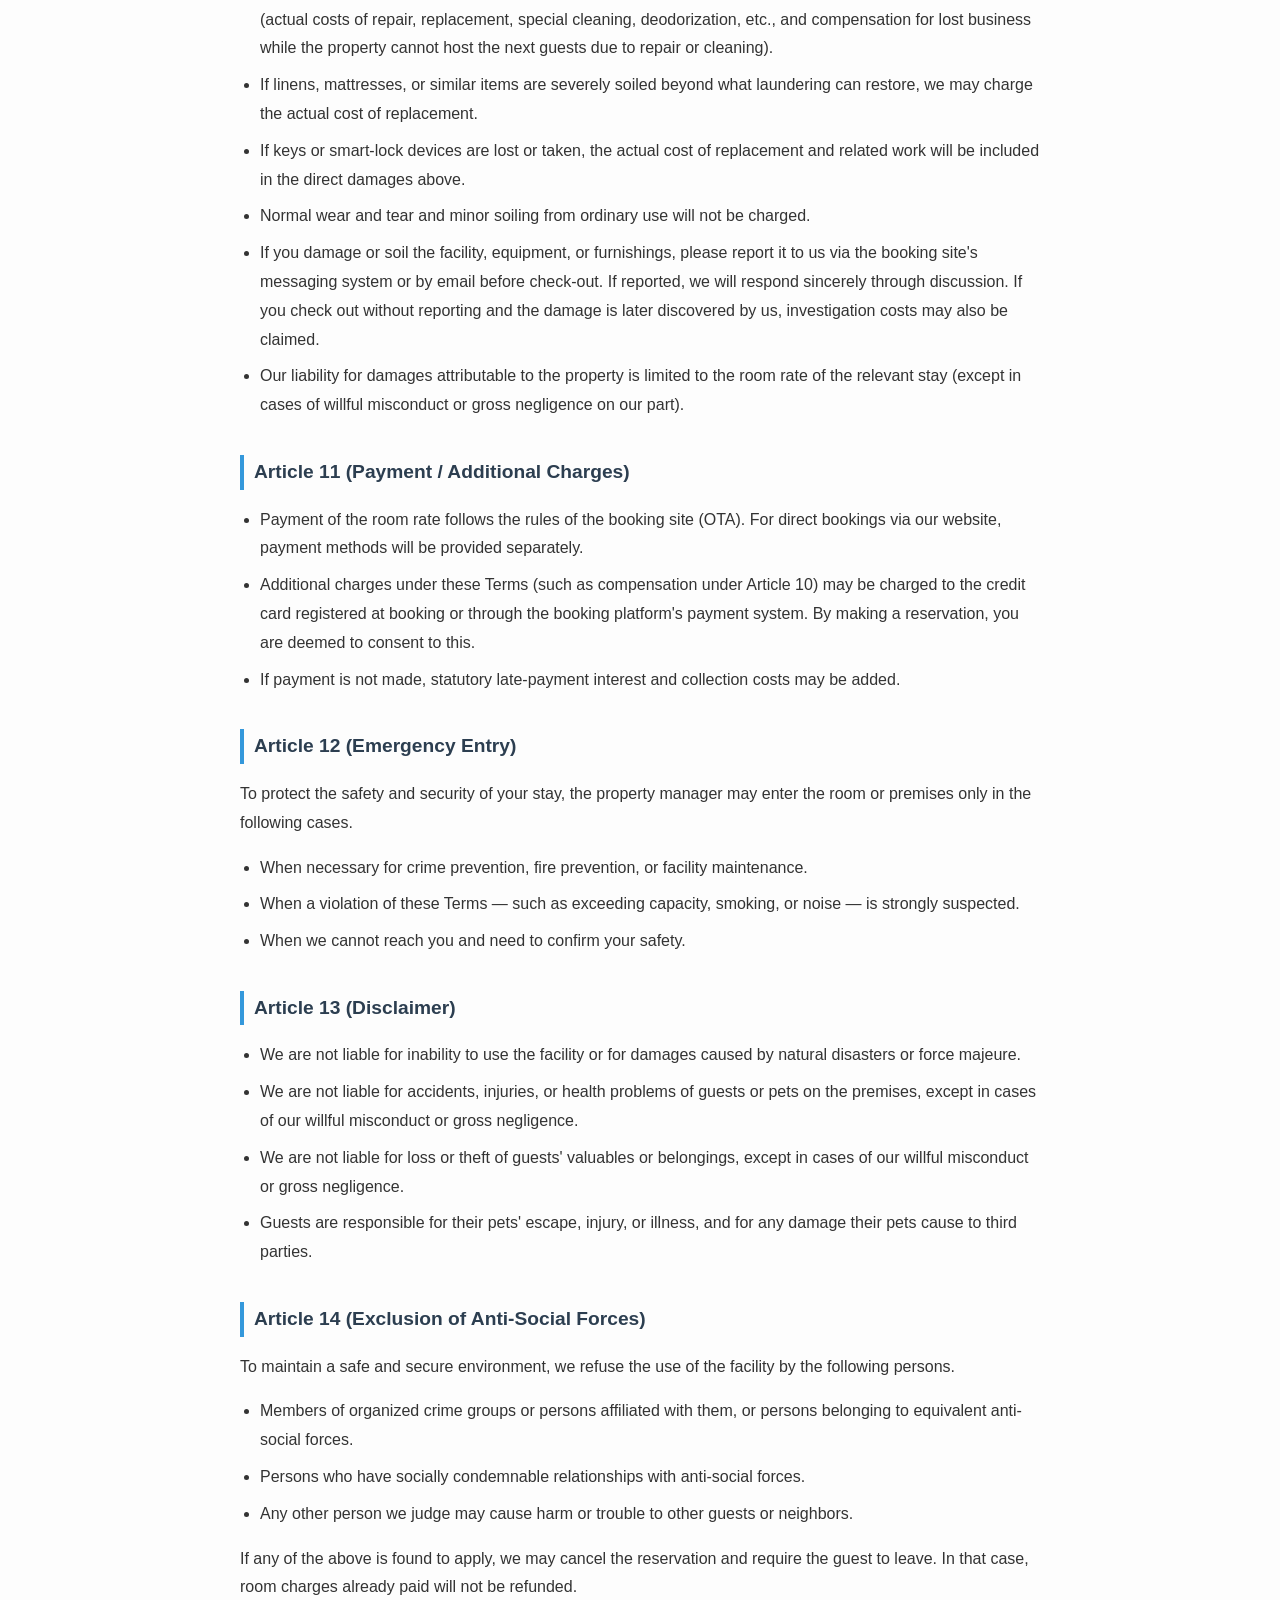
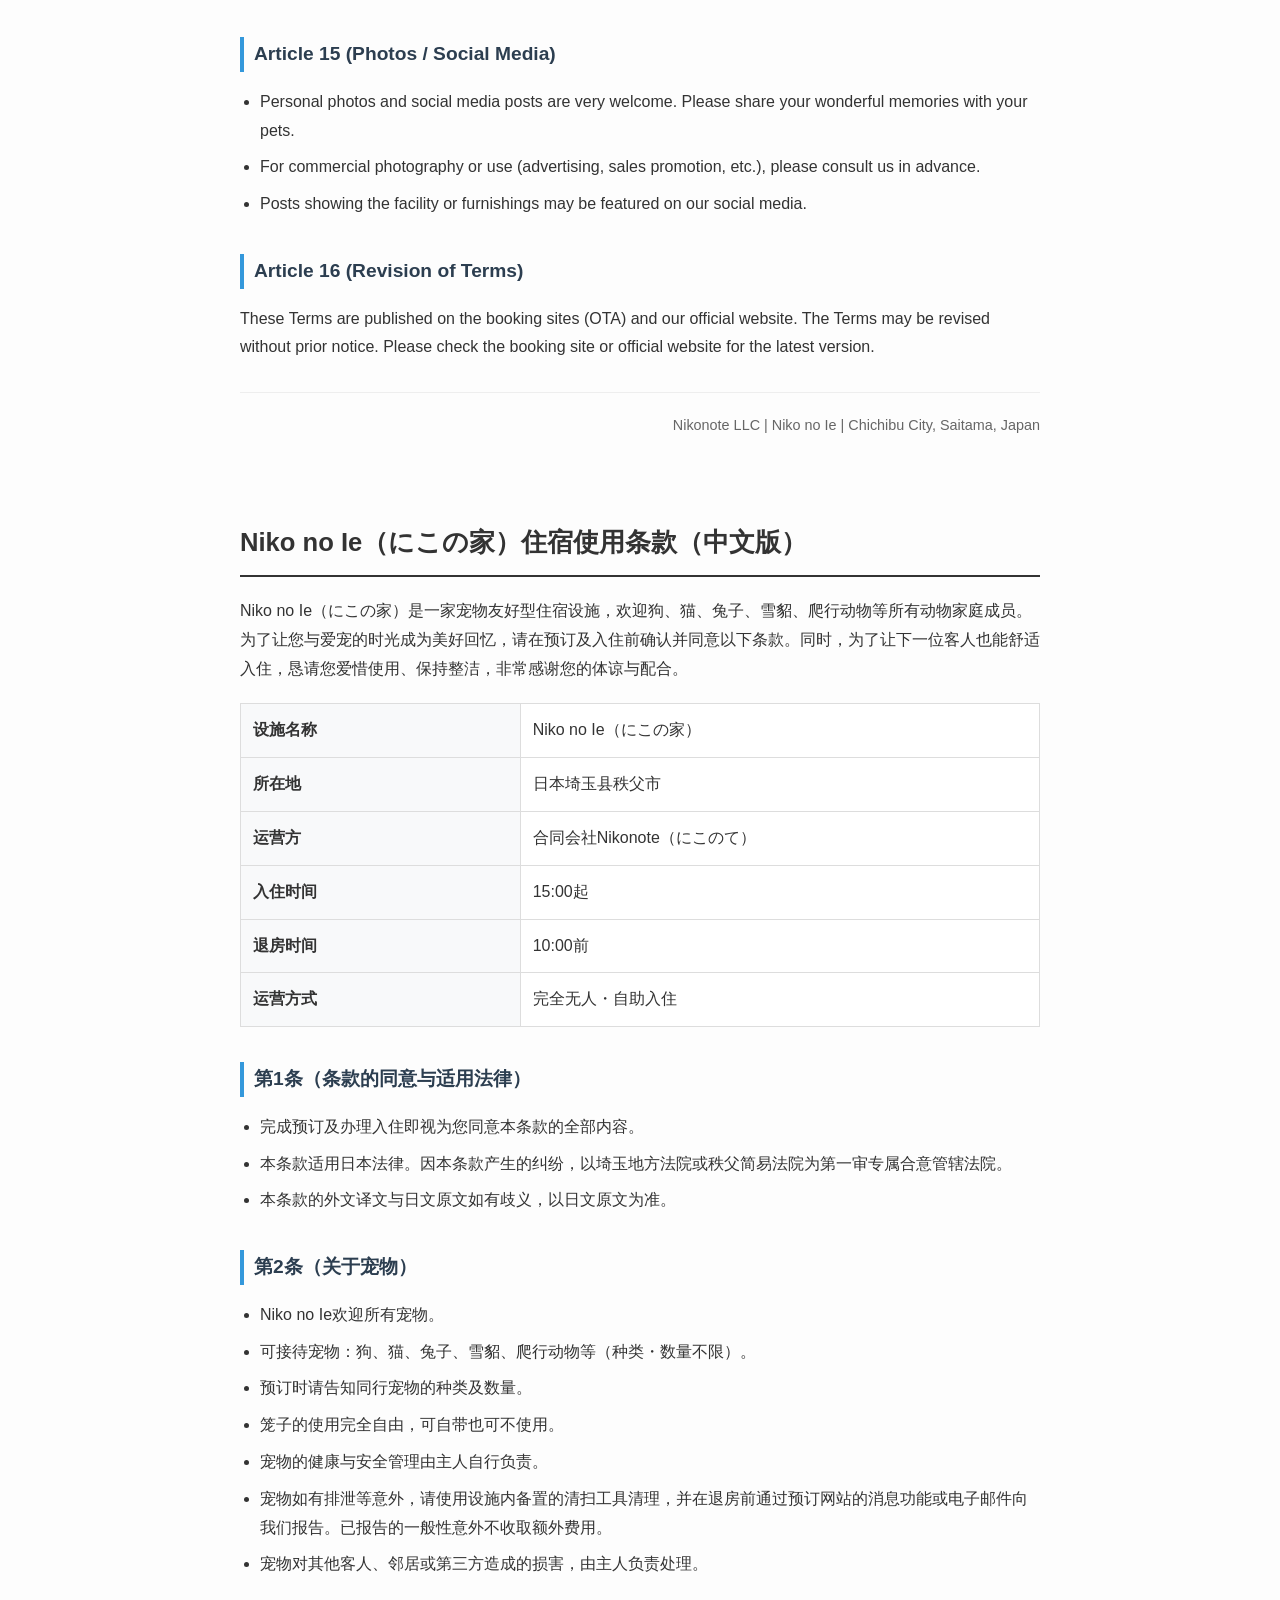
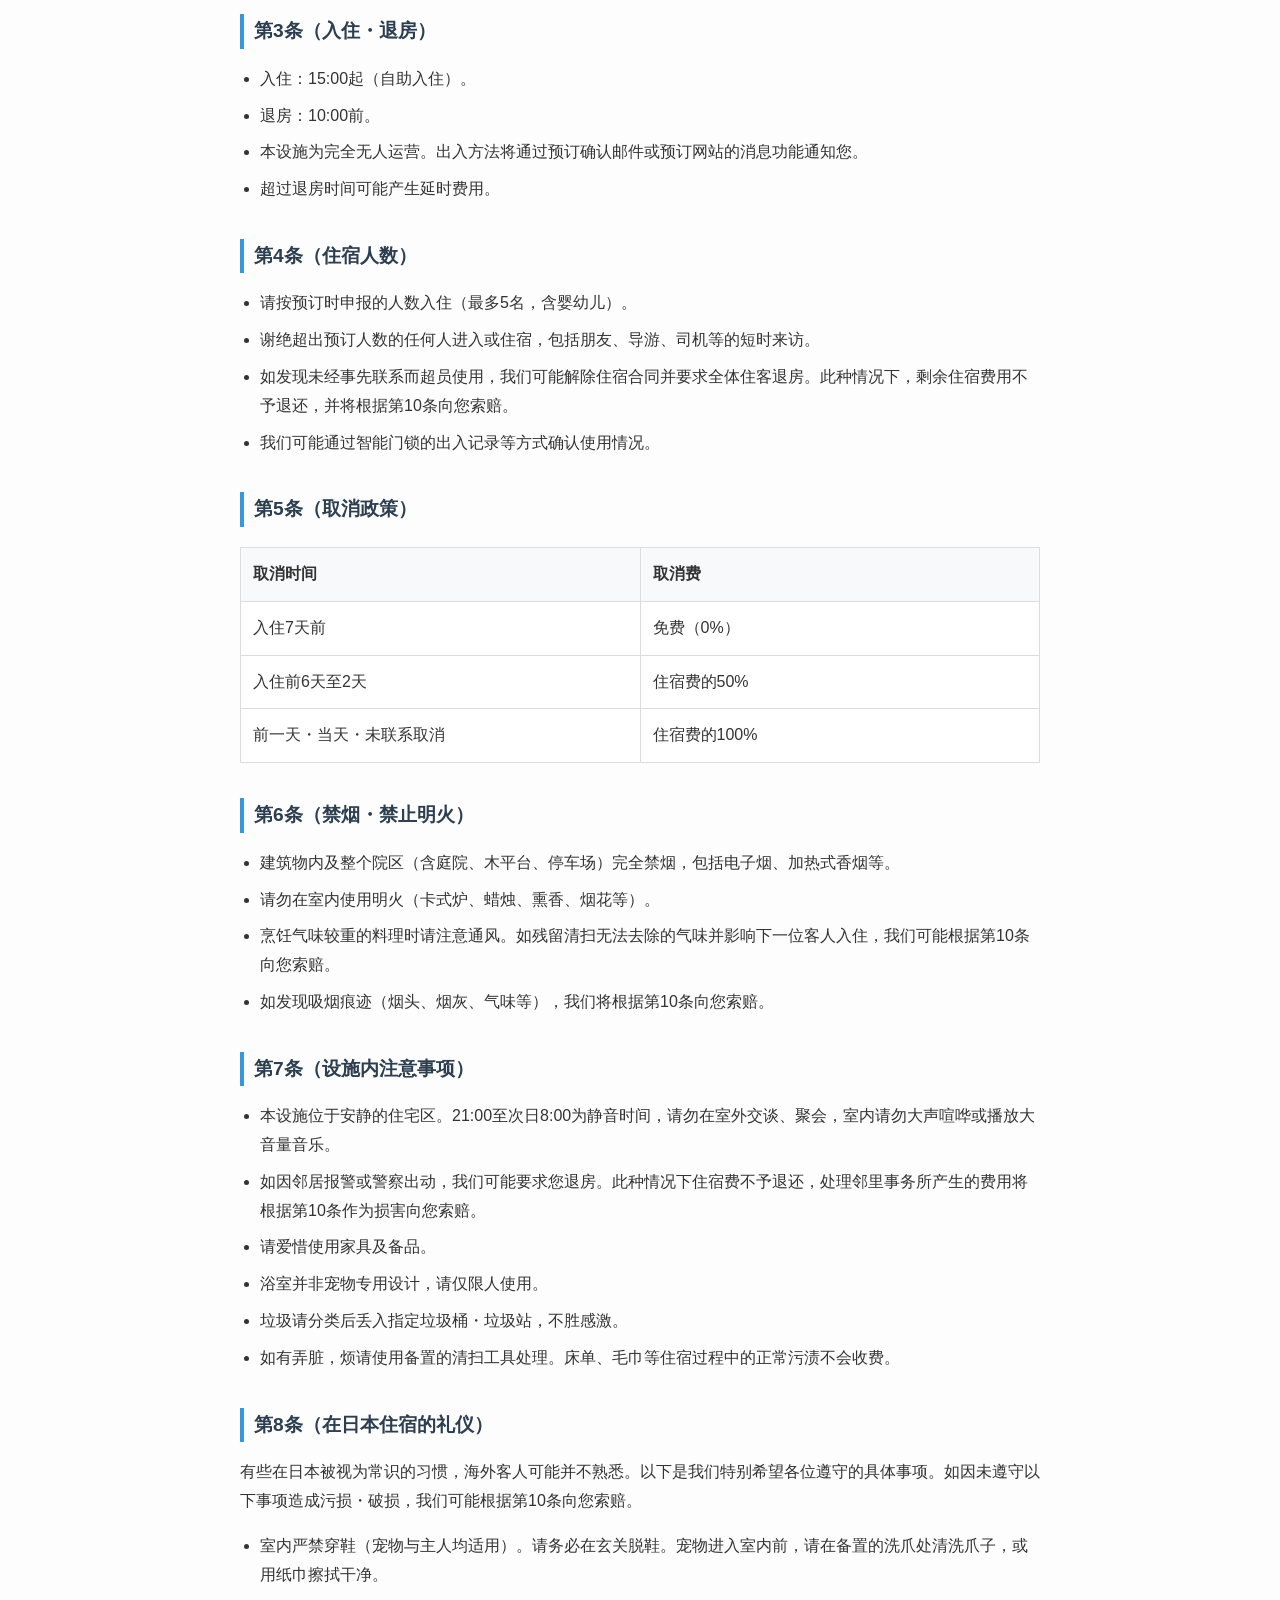
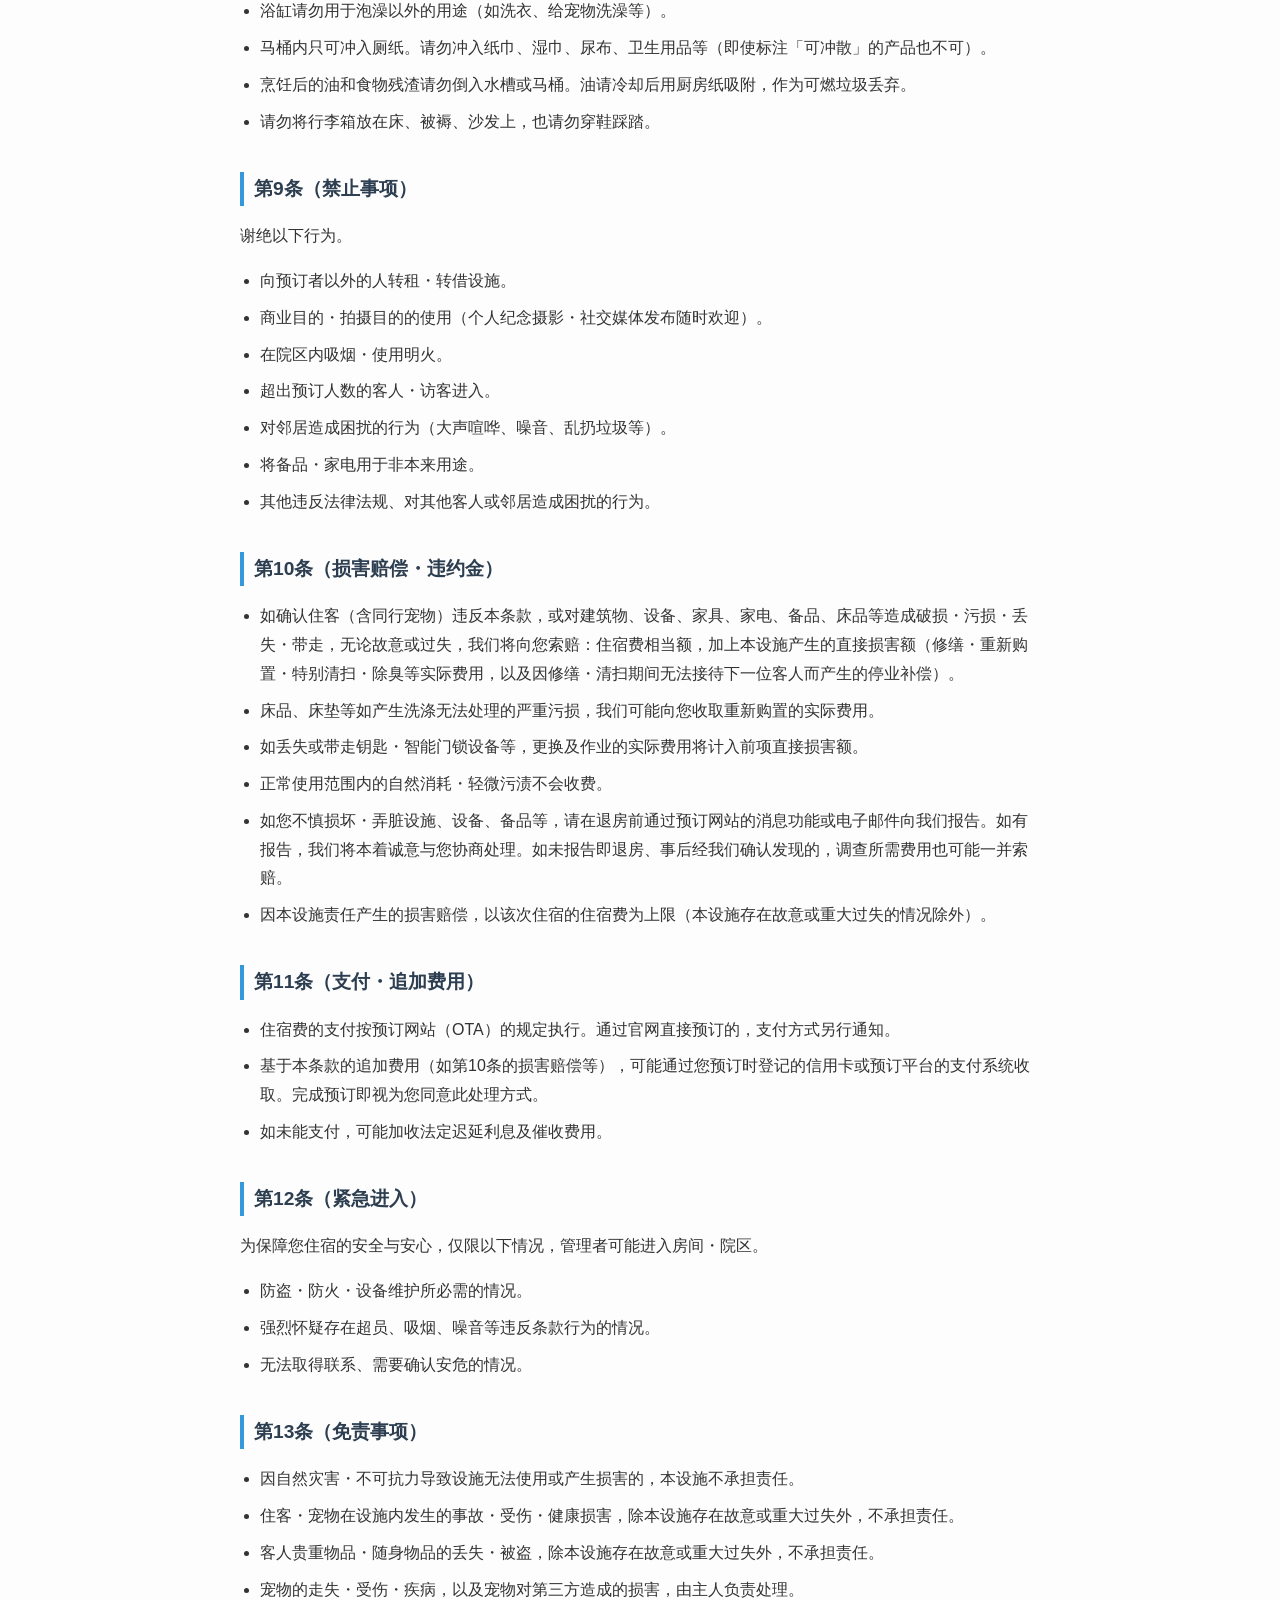
<file: terms/terms.html>
<!DOCTYPE html>
<html lang="ja">
<head>
  <meta charset="UTF-8">
  <meta name="viewport" content="width=device-width, initial-scale=1.0">
  <title>にこの家 ご利用規約 / Niko no Ie Terms of Use</title>
  <style>
    body {
      font-family: -apple-system, BlinkMacSystemFont, "Segoe UI", Roboto, "Helvetica Neue", Arial, sans-serif;
      line-height: 1.8;
      color: #333;
      max-width: 800px;
      margin: 0 auto;
      padding: 20px 15px;
      background-color: #fdfdfd;
    }
    .lang-nav {
      position: sticky;
      top: 0;
      background: rgba(253, 253, 253, 0.95);
      padding: 15px 0;
      text-align: center;
      border-bottom: 1px solid #ddd;
      margin-bottom: 30px;
      z-index: 100;
      backdrop-filter: blur(5px);
    }
    .lang-nav a {
      margin: 0 10px;
      text-decoration: none;
      color: #0066cc;
      font-weight: bold;
      font-size: 1rem;
    }
    .lang-nav a:hover {
      text-decoration: underline;
    }
    .lang-section {
      margin-bottom: 80px;
    }
    h1 {
      font-size: 1.6rem;
      border-bottom: 2px solid #333;
      padding-bottom: 10px;
      margin-top: 40px;
      margin-bottom: 20px;
    }
    h2 {
      font-size: 1.2rem;
      color: #2c3e50;
      border-left: 4px solid #3498db;
      padding-left: 10px;
      margin-top: 35px;
      margin-bottom: 15px;
    }
    p {
      margin-bottom: 1em;
    }
    table {
      width: 100%;
      border-collapse: collapse;
      margin: 20px 0;
      background-color: #fff;
    }
    th, td {
      border: 1px solid #ddd;
      padding: 12px;
      text-align: left;
    }
    th {
      background-color: #f8f9fa;
      width: 35%;
      font-weight: bold;
    }
    ul {
      padding-left: 20px;
      margin-bottom: 1em;
    }
    li {
      margin-bottom: 0.5em;
    }
    .footer-note {
      text-align: right;
      color: #666;
      font-size: 0.9rem;
      margin-top: 30px;
      padding-top: 20px;
      border-top: 1px solid #eee;
    }
    @media (max-width: 600px) {
      th, td { padding: 8px; font-size: 0.9rem; }
      h1 { font-size: 1.4rem; }
      h2 { font-size: 1.1rem; }
    }
  </style>
</head>
<body>

  <!-- Language Navigation -->
  <div class="lang-nav">
    <a href="#ja">日本語</a> | 
    <a href="#en">English</a> | 
    <a href="#zh">中文</a>
  </div>

  <!-- ==================== JAPANESE SECTION ==================== -->
  <div id="ja" class="lang-section">
    <h1>にこの家 ご利用規約（日本語版 / Japanese）</h1>
    <p>にこの家は、犬・猫・うさぎ・フェレット・爬虫類など、どんな動物家族も一緒に過ごせるペットフレンドリーな宿泊施設です。大切な家族との時間が、お互いにとって最高の思い出になるよう、以下のルールをご確認のうえ、ご予約・ご宿泊いただけますと幸いです。この後にご宿泊される方が同じように気持ちよくお過ごしいただけるよう、きれいにお使いいただけますと嬉しいです。どうぞよろしくお願いいたします。</p>
    
    <table>
      <tbody>
        <tr><th>施設名</th><td>にこの家</td></tr>
        <tr><th>所在地</th><td>埼玉県秩父市</td></tr>
        <tr><th>運営</th><td>合同会社にこのて</td></tr>
        <tr><th>チェックイン</th><td>15:00〜</td></tr>
        <tr><th>チェックアウト</th><td>〜10:00</td></tr>
        <tr><th>運営スタイル</th><td>完全無人・セルフチェックイン</td></tr>
      </tbody>
    </table>

    <h2>第1条（本規約への同意・準拠法）</h2>
    <ul>
      <li>ご予約の完了およびチェックインをもって、本規約のすべての内容にご同意いただいたものとみなします。</li>
      <li>本規約は日本法に準拠します。本規約に関する紛争については、さいたま地方裁判所または秩父簡易裁判所を第一審の専属的合意管轄裁判所とします。</li>
      <li>本規約の外国語訳と日本語原文との間に相違がある場合は、日本語原文を優先します。</li>
    </ul>

    <h2>第2条（ペットについて）</h2>
    <ul>
      <li>にこの家はすべてのペットを歓迎します。</li>
      <li>受け入れ可能なペット：犬・猫・うさぎ・フェレット・爬虫類など（種類・頭数制限なし）。</li>
      <li>ご予約時に、同伴されるペットの種類・頭数をお知らせください。</li>
      <li>ケージのご使用は自由です。お持ちいただいても、使用しなくてもかまいません。</li>
      <li>ペットの体調・安全管理は、飼い主様ご自身の責任においてお願いいたします。</li>
      <li>ペットが粗相をしてしまった場合は、備え付けの清掃道具でのご対応と、チェックアウトまでに予約サイトのメッセージ機能またはメールでのご報告をお願いします。ご報告いただいた通常範囲の粗相について、追加費用はいただきません。</li>
      <li>ペットが他のお客様・近隣の方・第三者に与えた損害については、飼い主様にご対応をお願いしています。</li>
    </ul>

    <h2>第3条（チェックイン・チェックアウト）</h2>
    <ul>
      <li>チェックイン：15:00〜（セルフチェックイン）。</li>
      <li>チェックアウト：〜10:00。</li>
      <li>当施設は完全無人での運営です。ご入退室の方法は予約確認メールまたは予約サイトのメッセージ機能にてご案内します。</li>
      <li>時間を超過した場合、延長料金が発生する場合があります。</li>
    </ul>

    <h2>第4条（宿泊人数）</h2>
    <ul>
      <li>ご予約時にお申し込みいただいた人数でのご利用をお願いします（最大定員5名・乳幼児含む）。</li>
      <li>ご予約人数を超えるご入館・ご宿泊は、短時間のご訪問を含めてご遠慮いただいています。ご友人・ガイド・ドライバーの方も同様です。</li>
      <li>事前のご連絡なく定員・予約人数を超えるご利用が確認された場合は、ご宿泊契約を解除し、ご退去をお願いする場合があります。この場合、残りのご宿泊分の返金はいたしかねます。あわせて、第10条に定める損害賠償をご請求いたします。</li>
      <li>スマートロックの入退室記録等により、ご利用状況を確認させていただく場合があります。</li>
    </ul>

    <h2>第5条（キャンセルポリシー）</h2>
    <table>
      <thead>
        <tr><th>キャンセル時期</th><th>キャンセル料</th></tr>
      </thead>
      <tbody>
        <tr><td>チェックイン7日前まで</td><td>無料（0%）</td></tr>
        <tr><td>6日前〜2日前</td><td>宿泊料金の50%</td></tr>
        <tr><td>前日・当日・無断キャンセル</td><td>宿泊料金の100%</td></tr>
      </tbody>
    </table>

    <h2>第6条（禁煙・火気）</h2>
    <ul>
      <li>建物内および敷地内（庭・ウッドデッキ・駐車場を含む）は完全禁煙です。電子タバコ・加熱式タバコ等も含みます。</li>
      <li>室内での火気のご使用（カセットコンロ・キャンドル・お香・花火等）はご遠慮ください。</li>
      <li>においの強いお料理をされる場合は、換気へのご協力をお願いします。清掃で対応できないにおいが残り、次のお客様のご案内に支障が生じた場合は、第10条に定める損害賠償をご請求することがあります。</li>
      <li>喫煙の痕跡（吸殻・灰・におい等）が確認された場合は、第10条に定める損害賠償をご請求いたします。</li>
    </ul>

    <h2>第7条（施設内のお願い）</h2>
    <ul>
      <li>当施設は閑静な住宅街にあります。21:00〜翌8:00は静粛時間として、屋外での会話・宴会、室内での大声・大音量はお控えください。</li>
      <li>近隣の方からの通報や警察の出動に至った場合は、ご退去をお願いすることがあります。この場合、宿泊料金の返金はいたしかねます。近隣対応に要した費用は第10条に定める損害としてご請求いたします。</li>
      <li>家具・備品は丁寧にお使いください。</li>
      <li>お風呂はペット仕様ではないため、ご利用は人のみでお願いします。</li>
      <li>ゴミは分別のうえ、所定のゴミ箱・ゴミステーションへ捨てていただけますと助かります。</li>
      <li>汚れが生じた場合は、備え付けの清掃道具にてご対応いただけますと助かります。シーツ・タオルなど宿泊に伴う通常の汚れについては請求いたしません。</li>
    </ul>

    <h2>第8条（日本での滞在マナーについて）</h2>
    <p>日本では一般的なマナーとして知られている習慣でも、海外のお客様にはなじみのないものがあります。以下は当施設で特にお願いしたい具体例です。以下が守られず汚損・破損が生じた場合は、第10条に定める損害賠償をご請求することがあります。</p>
    <ul>
      <li>室内は土足厳禁です（ペット・飼い主様ともに）。靴は必ず玄関で脱いでください。ペットが施設内に上がる際は、備え付けの足洗い場で足を洗うか、ペーパーで足を拭いてください。</li>
      <li>浴槽は入浴以外の用途（洗濯・ペットの洗浄等）ではご使用にならないでください。</li>
      <li>トイレにはトイレットペーパー以外を流さないでください（ティッシュ・おしりふき・おむつ・生理用品・「流せる」と記載のあるシート類も不可）。</li>
      <li>調理後の油・食べ残しは、シンクやトイレに流さないでください。油は冷ましてキッチンペーパー等に吸わせ、燃えるゴミへ捨ててください。</li>
      <li>ベッド・布団・ソファの上にスーツケースを置いたり、土足で上がったりしないでください。</li>
    </ul>

    <h2>第9条（禁止事項）</h2>
    <p>以下の行為はお断りしています。</p>
    <ul>
      <li>予約者以外への施設の転貸・又貸し。</li>
      <li>商業目的・撮影目的での利用（個人的な記念撮影・SNS投稿は歓迎です）。</li>
      <li>敷地内での喫煙・火気の使用。</li>
      <li>予約人数を超えるゲスト・外来者の入館。</li>
      <li>近隣への迷惑となる行為（大声・騒音・ゴミの不法投棄など）。</li>
      <li>備品・家電の本来の用途以外での使用。</li>
      <li>その他、法令に反する行為・他のお客様や近隣住民への迷惑行為。</li>
    </ul>

    <h2>第10条（損害賠償・違約金）</h2>
    <ul>
      <li>宿泊者様（同伴のペットを含む）による本規約違反、または施設・設備・家具・家電・備品・リネン等への破損・汚損・紛失・持ち出しが確認された場合は、故意・過失を問わず、宿泊料金相当額に加え、当施設に生じた直接的な損害額（修繕・再調達・特別清掃・脱臭等の実費、および修繕・清掃期間中に次のお客様をご案内できないことによる休業補償を含む）をご請求いたします。</li>
      <li>リネン・マットレス等に、洗濯で対応できない著しい汚損が生じた場合は、買い替えに要する実費を請求させていただく可能性がございます。</li>
      <li>鍵・スマートロック端末等の紛失・持ち帰りが生じた場合は、交換・作業に要する実費を前項の直接的な損害額に含めてご請求いたします。</li>
      <li>通常の使用範囲内での自然消耗・軽微な汚れについては請求いたしません。</li>
      <li>宿泊者様が施設・設備・備品等を破損・汚損してしまった場合は、チェックアウト前に予約サイトのメッセージ機能またはメールにて当施設へご報告ください。ご報告いただいた場合は、話し合いのうえ誠実に対応いたします。ご報告なくチェックアウトされ、後日当施設の確認により判明した場合は、調査に要した費用もあわせてご請求することがあります。</li>
      <li>当施設の責に帰すべき事由による損害賠償責任は、該当宿泊の宿泊料金を上限とします（当施設に故意・重過失がある場合を除く）。</li>
    </ul>

    <h2>第11条（お支払い・追加費用のご請求）</h2>
    <ul>
      <li>宿泊料金のお支払いは、ご予約サイト（OTA）の規定に準じます。自社サイトからのご予約の場合は、別途ご案内するお支払い方法にてお願いいたします。</li>
      <li>本規約に基づく追加費用（第10条の損害賠償等）は、ご予約時にご登録のクレジットカードまたは予約プラットフォームの決済システムを通じてご請求させていただくことがあります。ご予約をもって、この取り扱いにご同意いただいたものとみなします。</li>
      <li>お支払いいただけない場合は、法定の遅延損害金および回収に要する費用を加算してご請求することがあります。</li>
    </ul>

    <h2>第12条（緊急時の立ち入り）</h2>
    <p>安全・安心なご滞在をお守りするため、以下の場合に限り、管理者がお部屋・敷地内に立ち入らせていただくことがあります。</p>
    <ul>
      <li>防犯・防火・設備保全のために必要な場合。</li>
      <li>定員超過・喫煙・騒音等の規約違反が強く疑われる場合。</li>
      <li>ご連絡が取れず、安否確認が必要な場合。</li>
    </ul>

    <h2>第13条（免責事項）</h2>
    <ul>
      <li>天災・不可抗力による施設の利用不可・損害については、当施設は責任を負いかねます。</li>
      <li>宿泊者様・ペットの施設内での事故・怪我・健康被害については、当施設に故意または重大な過失がない限り、責任を負いかねます。</li>
      <li>お客様の貴重品・所持品の紛失・盗難については、当施設に故意または重大な過失がない限り、責任を負いかねます。</li>
      <li>ペットの脱走・怪我・病気、および第三者への損害については、飼い主様にご対応いただきます。</li>
    </ul>

    <h2>第14条（反社会的勢力の排除）</h2>
    <p>当施設は、安全・安心な宿泊環境を守るため、以下に該当する方のご利用をお断りしています。</p>
    <ul>
      <li>暴力団・暴力団員・暴力団関係者、またはこれに準ずる反社会的勢力に属する方。</li>
      <li>反社会的勢力と社会的に非難されるべき関係を有する方。</li>
      <li>その他、他のゲストや周辺住民に危害・迷惑を与えるおそれがあると当施設が判断した方。</li>
    </ul>
    <p>上記に該当することが判明した場合、予約の取り消しおよびご退館をお願いする場合があります。その際、既にお支払いいただいた宿泊料金の返金はいたしかねますのでご了承ください。</p>

    <h2>第15条（写真・SNS投稿）</h2>
    <ul>
      <li>個人的な記念撮影・SNS投稿はご自由にどうぞ。ペットとの素敵な思い出をぜひシェアしてください。</li>
      <li>商業目的（広告・販売促進等）での撮影・使用は、事前に当施設へご相談ください。</li>
      <li>施設・備品が写り込んだ投稿は、当施設のSNS等でご紹介させていただく場合があります。</li>
    </ul>

    <h2>第16条（規約の改訂）</h2>
    <p>本規約は、にこの家の予約サイト（OTA）・公式ウェブサイトに掲載しています。規約は予告なく改訂される場合があります。最新版は予約サイト・公式サイトにてご確認ください。</p>
    
    <div class="footer-note">合同会社にこのて｜にこの家｜埼玉県秩父市</div>
  </div>

  <!-- ==================== ENGLISH SECTION ==================== -->
  <div id="en" class="lang-section">
    <h1>Niko no Ie — Terms of Use (English ver.)</h1>
    <p>Niko no Ie is a pet-friendly vacation rental where every animal family member is welcome — dogs, cats, rabbits, ferrets, reptiles, and more. To make your stay a wonderful memory for everyone, please read and agree to the following terms before booking and staying with us. We would also be grateful if you could keep the house clean and tidy, with the next guests in mind — thank you so much for your kindness.</p>

    <table>
      <tbody>
        <tr><th>Property</th><td>Niko no Ie</td></tr>
        <tr><th>Location</th><td>Chichibu City, Saitama, Japan</td></tr>
        <tr><th>Operator</th><td>Nikonote LLC</td></tr>
        <tr><th>Check-in</th><td>From 3:00 PM</td></tr>
        <tr><th>Check-out</th><td>Until 10:00 AM</td></tr>
        <tr><th>Operation</th><td>Fully unmanned / self check-in</td></tr>
      </tbody>
    </table>

    <h2>Article 1 (Agreement & Governing Law)</h2>
    <ul>
      <li>By completing a reservation and checking in, you are deemed to have agreed to all provisions of these Terms.</li>
      <li>These Terms are governed by the laws of Japan. Any dispute arising from these Terms shall be subject to the exclusive jurisdiction of the Saitama District Court or the Chichibu Summary Court as the court of first instance.</li>
      <li>If there is any discrepancy between the Japanese original and any translation of these Terms, the Japanese original shall prevail.</li>
    </ul>

    <h2>Article 2 (Pets)</h2>
    <ul>
      <li>All pets are welcome at Niko no Ie.</li>
      <li>Accepted pets: dogs, cats, rabbits, ferrets, reptiles, and others (no restriction on type or number).</li>
      <li>Please let us know the type and number of pets when booking.</li>
      <li>Use of a cage or crate is entirely optional.</li>
      <li>Guests are responsible for the health and safety management of their own pets.</li>
      <li>If your pet has an accident, please clean it with the cleaning tools provided and report it via the booking site's messaging system or by email before check-out. No extra fee is charged for ordinary accidents that are reported.</li>
      <li>Guests are responsible for any damage their pets cause to other guests, neighbors, or third parties.</li>
    </ul>

    <h2>Article 3 (Check-in / Check-out)</h2>
    <ul>
      <li>Check-in: from 3:00 PM (self check-in).</li>
      <li>Check-out: by 10:00 AM.</li>
      <li>This property is fully unmanned. Entry instructions will be sent by booking confirmation email or via the booking site's messaging system.</li>
      <li>Late check-out may incur an additional fee.</li>
    </ul>

    <h2>Article 4 (Number of Guests)</h2>
    <ul>
      <li>Please stay with the number of guests declared at booking (maximum capacity: 5, including infants).</li>
      <li>Entry or stay by anyone beyond the booked guests — including short visits by friends, guides, or drivers — is not permitted.</li>
      <li>If use exceeding the booked number or capacity is confirmed without prior notice, we may terminate the accommodation contract and require all guests to leave. In that case, no refund will be given for the remaining nights, and we will claim compensation as set out in Article 10.</li>
      <li>We may verify usage through smart-lock entry records and similar means.</li>
    </ul>

    <h2>Article 5 (Cancellation Policy)</h2>
    <table>
      <thead>
        <tr><th>Cancellation timing</th><th>Cancellation fee</th></tr>
      </thead>
      <tbody>
        <tr><td>Up to 7 days before check-in</td><td>Free (0%)</td></tr>
        <tr><td>6 to 2 days before check-in</td><td>50% of the room rate</td></tr>
        <tr><td>1 day before, same day, or no-show</td><td>100% of the room rate</td></tr>
      </tbody>
    </table>

    <h2>Article 6 (No Smoking / No Open Flames)</h2>
    <ul>
      <li>Smoking is strictly prohibited everywhere in the building and on the premises (including the garden, wood deck, and parking area). This includes e-cigarettes and heated tobacco products.</li>
      <li>Please do not use open flames indoors (portable gas stoves, candles, incense, fireworks, etc.).</li>
      <li>If you cook food with strong odors, please ventilate well. If an odor remains that cleaning cannot remove and it prevents us from hosting the next guests, we may claim compensation as set out in Article 10.</li>
      <li>If evidence of smoking (butts, ash, odor, etc.) is found, we will claim compensation as set out in Article 10.</li>
    </ul>

    <h2>Article 7 (House Rules)</h2>
    <ul>
      <li>The property is in a quiet residential area. Quiet hours are 9:00 PM to 8:00 AM — please refrain from talking or partying outdoors and from loud voices or loud music indoors.</li>
      <li>If neighbors call the police or authorities respond, we may require you to leave. In that case, no refund will be given, and costs incurred in responding to neighbors will be claimed as damages under Article 10.</li>
      <li>Please handle furniture and equipment with care.</li>
      <li>The bath is not designed for pets. Please limit its use to people only.</li>
      <li>We would appreciate you separating your garbage and disposing of it in the designated bins / garbage station.</li>
      <li>If something gets dirty, we would appreciate you using the cleaning tools provided. Ordinary stains on sheets and towels from normal use will not be charged.</li>
    </ul>

    <h2>Article 8 (Japanese Etiquette During Your Stay)</h2>
    <p>Some customs that are common sense in Japan may be unfamiliar to guests from overseas. Below are specific examples we ask all guests to follow. If damage or soiling occurs because these are not followed, we may claim compensation as set out in Article 10.</p>
    <ul>
      <li>No shoes inside the house — this applies to both pets and owners. Always take off your shoes at the entrance (genkan). Before pets enter, please wash their paws at the paw-washing station provided or wipe them with paper towels.</li>
      <li>Please do not use the bathtub for any purpose other than bathing (no laundry, no washing pets, etc.).</li>
      <li>Do not flush anything other than toilet paper down the toilet (no tissues, wet wipes, diapers, sanitary products — even products labeled 'flushable').</li>
      <li>Do not pour cooking oil or food scraps down the sink or toilet. Let oil cool, absorb it with paper towels, and dispose of it as burnable garbage.</li>
      <li>Do not place suitcases on beds, futons, or sofas, and do not step on them with shoes.</li>
    </ul>

    <h2>Article 9 (Prohibited Conduct)</h2>
    <p>The following are not permitted.</p>
    <ul>
      <li>Subletting or transferring the property to anyone other than the person who booked.</li>
      <li>Commercial use or commercial filming (personal photos and SNS posts are welcome).</li>
      <li>Smoking or using open flames anywhere on the premises.</li>
      <li>Entry of guests or visitors beyond the booked number.</li>
      <li>Conduct that disturbs neighbors (shouting, noise, illegal dumping of garbage, etc.).</li>
      <li>Using equipment or appliances for purposes other than intended.</li>
      <li>Any other conduct that violates the law or causes trouble to other guests or neighbors.</li>
    </ul>

    <h2>Article 10 (Compensation for Damages / Penalties)</h2>
    <ul>
      <li>If a guest (including accompanying pets) violates these Terms, or if damage, soiling, loss, or removal of the building, facilities, furniture, appliances, equipment, or linens is confirmed, we will claim — regardless of intent or negligence — an amount equivalent to the room rate PLUS the direct damages incurred by the property (actual costs of repair, replacement, special cleaning, deodorization, etc., and compensation for lost business while the property cannot host the next guests due to repair or cleaning).</li>
      <li>If linens, mattresses, or similar items are severely soiled beyond what laundering can restore, we may charge the actual cost of replacement.</li>
      <li>If keys or smart-lock devices are lost or taken, the actual cost of replacement and related work will be included in the direct damages above.</li>
      <li>Normal wear and tear and minor soiling from ordinary use will not be charged.</li>
      <li>If you damage or soil the facility, equipment, or furnishings, please report it to us via the booking site's messaging system or by email before check-out. If reported, we will respond sincerely through discussion. If you check out without reporting and the damage is later discovered by us, investigation costs may also be claimed.</li>
      <li>Our liability for damages attributable to the property is limited to the room rate of the relevant stay (except in cases of willful misconduct or gross negligence on our part).</li>
    </ul>

    <h2>Article 11 (Payment / Additional Charges)</h2>
    <ul>
      <li>Payment of the room rate follows the rules of the booking site (OTA). For direct bookings via our website, payment methods will be provided separately.</li>
      <li>Additional charges under these Terms (such as compensation under Article 10) may be charged to the credit card registered at booking or through the booking platform's payment system. By making a reservation, you are deemed to consent to this.</li>
      <li>If payment is not made, statutory late-payment interest and collection costs may be added.</li>
    </ul>

    <h2>Article 12 (Emergency Entry)</h2>
    <p>To protect the safety and security of your stay, the property manager may enter the room or premises only in the following cases.</p>
    <ul>
      <li>When necessary for crime prevention, fire prevention, or facility maintenance.</li>
      <li>When a violation of these Terms — such as exceeding capacity, smoking, or noise — is strongly suspected.</li>
      <li>When we cannot reach you and need to confirm your safety.</li>
    </ul>

    <h2>Article 13 (Disclaimer)</h2>
    <ul>
      <li>We are not liable for inability to use the facility or for damages caused by natural disasters or force majeure.</li>
      <li>We are not liable for accidents, injuries, or health problems of guests or pets on the premises, except in cases of our willful misconduct or gross negligence.</li>
      <li>We are not liable for loss or theft of guests' valuables or belongings, except in cases of our willful misconduct or gross negligence.</li>
      <li>Guests are responsible for their pets' escape, injury, or illness, and for any damage their pets cause to third parties.</li>
    </ul>

    <h2>Article 14 (Exclusion of Anti-Social Forces)</h2>
    <p>To maintain a safe and secure environment, we refuse the use of the facility by the following persons.</p>
    <ul>
      <li>Members of organized crime groups or persons affiliated with them, or persons belonging to equivalent anti-social forces.</li>
      <li>Persons who have socially condemnable relationships with anti-social forces.</li>
      <li>Any other person we judge may cause harm or trouble to other guests or neighbors.</li>
    </ul>
    <p>If any of the above is found to apply, we may cancel the reservation and require the guest to leave. In that case, room charges already paid will not be refunded.</p>

    <h2>Article 15 (Photos / Social Media)</h2>
    <ul>
      <li>Personal photos and social media posts are very welcome. Please share your wonderful memories with your pets.</li>
      <li>For commercial photography or use (advertising, sales promotion, etc.), please consult us in advance.</li>
      <li>Posts showing the facility or furnishings may be featured on our social media.</li>
    </ul>

    <h2>Article 16 (Revision of Terms)</h2>
    <p>These Terms are published on the booking sites (OTA) and our official website. The Terms may be revised without prior notice. Please check the booking site or official website for the latest version.</p>

    <div class="footer-note">Nikonote LLC | Niko no Ie | Chichibu City, Saitama, Japan</div>
  </div>

  <!-- ==================== CHINESE SECTION ==================== -->
  <div id="zh" class="lang-section">
    <h1>Niko no Ie（にこの家）住宿使用条款（中文版）</h1>
    <p>Niko no Ie（にこの家）是一家宠物友好型住宿设施，欢迎狗、猫、兔子、雪貂、爬行动物等所有动物家庭成员。为了让您与爱宠的时光成为美好回忆，请在预订及入住前确认并同意以下条款。同时，为了让下一位客人也能舒适入住，恳请您爱惜使用、保持整洁，非常感谢您的体谅与配合。</p>

    <table>
      <tbody>
        <tr><th>设施名称</th><td>Niko no Ie（にこの家）</td></tr>
        <tr><th>所在地</th><td>日本埼玉县秩父市</td></tr>
        <tr><th>运营方</th><td>合同会社Nikonote（にこのて）</td></tr>
        <tr><th>入住时间</th><td>15:00起</td></tr>
        <tr><th>退房时间</th><td>10:00前</td></tr>
        <tr><th>运营方式</th><td>完全无人・自助入住</td></tr>
      </tbody>
    </table>

    <h2>第1条（条款的同意与适用法律）</h2>
    <ul>
      <li>完成预订及办理入住即视为您同意本条款的全部内容。</li>
      <li>本条款适用日本法律。因本条款产生的纠纷，以埼玉地方法院或秩父简易法院为第一审专属合意管辖法院。</li>
      <li>本条款的外文译文与日文原文如有歧义，以日文原文为准。</li>
    </ul>

    <h2>第2条（关于宠物）</h2>
    <ul>
      <li>Niko no Ie欢迎所有宠物。</li>
      <li>可接待宠物：狗、猫、兔子、雪貂、爬行动物等（种类・数量不限）。</li>
      <li>预订时请告知同行宠物的种类及数量。</li>
      <li>笼子的使用完全自由，可自带也可不使用。</li>
      <li>宠物的健康与安全管理由主人自行负责。</li>
      <li>宠物如有排泄等意外，请使用设施内备置的清扫工具清理，并在退房前通过预订网站的消息功能或电子邮件向我们报告。已报告的一般性意外不收取额外费用。</li>
      <li>宠物对其他客人、邻居或第三方造成的损害，由主人负责处理。</li>
    </ul>

    <h2>第3条（入住・退房）</h2>
    <ul>
      <li>入住：15:00起（自助入住）。</li>
      <li>退房：10:00前。</li>
      <li>本设施为完全无人运营。出入方法将通过预订确认邮件或预订网站的消息功能通知您。</li>
      <li>超过退房时间可能产生延时费用。</li>
    </ul>

    <h2>第4条（住宿人数）</h2>
    <ul>
      <li>请按预订时申报的人数入住（最多5名，含婴幼儿）。</li>
      <li>谢绝超出预订人数的任何人进入或住宿，包括朋友、导游、司机等的短时来访。</li>
      <li>如发现未经事先联系而超员使用，我们可能解除住宿合同并要求全体住客退房。此种情况下，剩余住宿费用不予退还，并将根据第10条向您索赔。</li>
      <li>我们可能通过智能门锁的出入记录等方式确认使用情况。</li>
    </ul>

    <h2>第5条（取消政策）</h2>
    <table>
      <thead>
        <tr><th>取消时间</th><th>取消费</th></tr>
      </thead>
      <tbody>
        <tr><td>入住7天前</td><td>免费（0%）</td></tr>
        <tr><td>入住前6天至2天</td><td>住宿费的50%</td></tr>
        <tr><td>前一天・当天・未联系取消</td><td>住宿费的100%</td></tr>
      </tbody>
    </table>

    <h2>第6条（禁烟・禁止明火）</h2>
    <ul>
      <li>建筑物内及整个院区（含庭院、木平台、停车场）完全禁烟，包括电子烟、加热式香烟等。</li>
      <li>请勿在室内使用明火（卡式炉、蜡烛、熏香、烟花等）。</li>
      <li>烹饪气味较重的料理时请注意通风。如残留清扫无法去除的气味并影响下一位客人入住，我们可能根据第10条向您索赔。</li>
      <li>如发现吸烟痕迹（烟头、烟灰、气味等），我们将根据第10条向您索赔。</li>
    </ul>

    <h2>第7条（设施内注意事项）</h2>
    <ul>
      <li>本设施位于安静的住宅区。21:00至次日8:00为静音时间，请勿在室外交谈、聚会，室内请勿大声喧哗或播放大音量音乐。</li>
      <li>如因邻居报警或警察出动，我们可能要求您退房。此种情况下住宿费不予退还，处理邻里事务所产生的费用将根据第10条作为损害向您索赔。</li>
      <li>请爱惜使用家具及备品。</li>
      <li>浴室并非宠物专用设计，请仅限人使用。</li>
      <li>垃圾请分类后丢入指定垃圾桶・垃圾站，不胜感激。</li>
      <li>如有弄脏，烦请使用备置的清扫工具处理。床单、毛巾等住宿过程中的正常污渍不会收费。</li>
    </ul>

    <h2>第8条（在日本住宿的礼仪）</h2>
    <p>有些在日本被视为常识的习惯，海外客人可能并不熟悉。以下是我们特别希望各位遵守的具体事项。如因未遵守以下事项造成污损・破损，我们可能根据第10条向您索赔。</p>
    <ul>
      <li>室内严禁穿鞋（宠物与主人均适用）。请务必在玄关脱鞋。宠物进入室内前，请在备置的洗爪处清洗爪子，或用纸巾擦拭干净。</li>
      <li>浴缸请勿用于泡澡以外的用途（如洗衣、给宠物洗澡等）。</li>
      <li>马桶内只可冲入厕纸。请勿冲入纸巾、湿巾、尿布、卫生用品等（即使标注「可冲散」的产品也不可）。</li>
      <li>烹饪后的油和食物残渣请勿倒入水槽或马桶。油请冷却后用厨房纸吸附，作为可燃垃圾丢弃。</li>
      <li>请勿将行李箱放在床、被褥、沙发上，也请勿穿鞋踩踏。</li>
    </ul>

    <h2>第9条（禁止事项）</h2>
    <p>谢绝以下行为。</p>
    <ul>
      <li>向预订者以外的人转租・转借设施。</li>
      <li>商业目的・拍摄目的的使用（个人纪念摄影・社交媒体发布随时欢迎）。</li>
      <li>在院区内吸烟・使用明火。</li>
      <li>超出预订人数的客人・访客进入。</li>
      <li>对邻居造成困扰的行为（大声喧哗、噪音、乱扔垃圾等）。</li>
      <li>将备品・家电用于非本来用途。</li>
      <li>其他违反法律法规、对其他客人或邻居造成困扰的行为。</li>
    </ul>

    <h2>第10条（损害赔偿・违约金）</h2>
    <ul>
      <li>如确认住客（含同行宠物）违反本条款，或对建筑物、设备、家具、家电、备品、床品等造成破损・污损・丢失・带走，无论故意或过失，我们将向您索赔：住宿费相当额，加上本设施产生的直接损害额（修缮・重新购置・特别清扫・除臭等实际费用，以及因修缮・清扫期间无法接待下一位客人而产生的停业补偿）。</li>
      <li>床品、床垫等如产生洗涤无法处理的严重污损，我们可能向您收取重新购置的实际费用。</li>
      <li>如丢失或带走钥匙・智能门锁设备等，更换及作业的实际费用将计入前项直接损害额。</li>
      <li>正常使用范围内的自然消耗・轻微污渍不会收费。</li>
      <li>如您不慎损坏・弄脏设施、设备、备品等，请在退房前通过预订网站的消息功能或电子邮件向我们报告。如有报告，我们将本着诚意与您协商处理。如未报告即退房、事后经我们确认发现的，调查所需费用也可能一并索赔。</li>
      <li>因本设施责任产生的损害赔偿，以该次住宿的住宿费为上限（本设施存在故意或重大过失的情况除外）。</li>
    </ul>

    <h2>第11条（支付・追加费用）</h2>
    <ul>
      <li>住宿费的支付按预订网站（OTA）的规定执行。通过官网直接预订的，支付方式另行通知。</li>
      <li>基于本条款的追加费用（如第10条的损害赔偿等），可能通过您预订时登记的信用卡或预订平台的支付系统收取。完成预订即视为您同意此处理方式。</li>
      <li>如未能支付，可能加收法定迟延利息及催收费用。</li>
    </ul>

    <h2>第12条（紧急进入）</h2>
    <p>为保障您住宿的安全与安心，仅限以下情况，管理者可能进入房间・院区。</p>
    <ul>
      <li>防盗・防火・设备维护所必需的情况。</li>
      <li>强烈怀疑存在超员、吸烟、噪音等违反条款行为的情况。</li>
      <li>无法取得联系、需要确认安危的情况。</li>
    </ul>

    <h2>第13条（免责事项）</h2>
    <ul>
      <li>因自然灾害・不可抗力导致设施无法使用或产生损害的，本设施不承担责任。</li>
      <li>住客・宠物在设施内发生的事故・受伤・健康损害，除本设施存在故意或重大过失外，不承担责任。</li>
      <li>客人贵重物品・随身物品的丢失・被盗，除本设施存在故意或重大过失外，不承担责任。</li>
      <li>宠物的走失・受伤・疾病，以及宠物对第三方造成的损害，由主人负责处理。</li>
    </ul>

    <h2>第14条（排除反社会势力）</h2>
    <p>为守护安全・安心的住宿环境，本设施谢绝以下人士使用。</p>
    <ul>
      <li>暴力团・暴力团成员・暴力团相关人员，或属于同等反社会势力的人士。</li>
      <li>与反社会势力存在应受社会谴责关系的人士。</li>
      <li>其他经本设施判断可能对其他客人或周边居民造成危害・困扰的人士。</li>
    </ul>
    <p>如发现符合上述情况，我们可能取消预订并要求退房。此种情况下，已支付的住宿费不予退还，敬请谅解。</p>

    <h2>第15条（照片・社交媒体发布）</h2>
    <ul>
      <li>个人纪念摄影・社交媒体发布随时欢迎。请尽情分享与爱宠的美好回忆。</li>
      <li>商业目的（广告・促销等）的拍摄・使用，请事先与本设施协商。</li>
      <li>拍到设施・备品的发布内容，本设施可能在官方社交媒体等转发介绍。</li>
    </ul>

    <h2>第16条（条款的修订）</h2>
    <p>本条款刊载于预订网站（OTA）及官方网站。条款可能不经预告予以修订。最新版本请在预订网站・官方网站确认。</p>

    <div class="footer-note">合同会社Nikonote｜Niko no Ie｜日本埼玉县秩父市</div>
  </div>

</body>
</html>
</file>
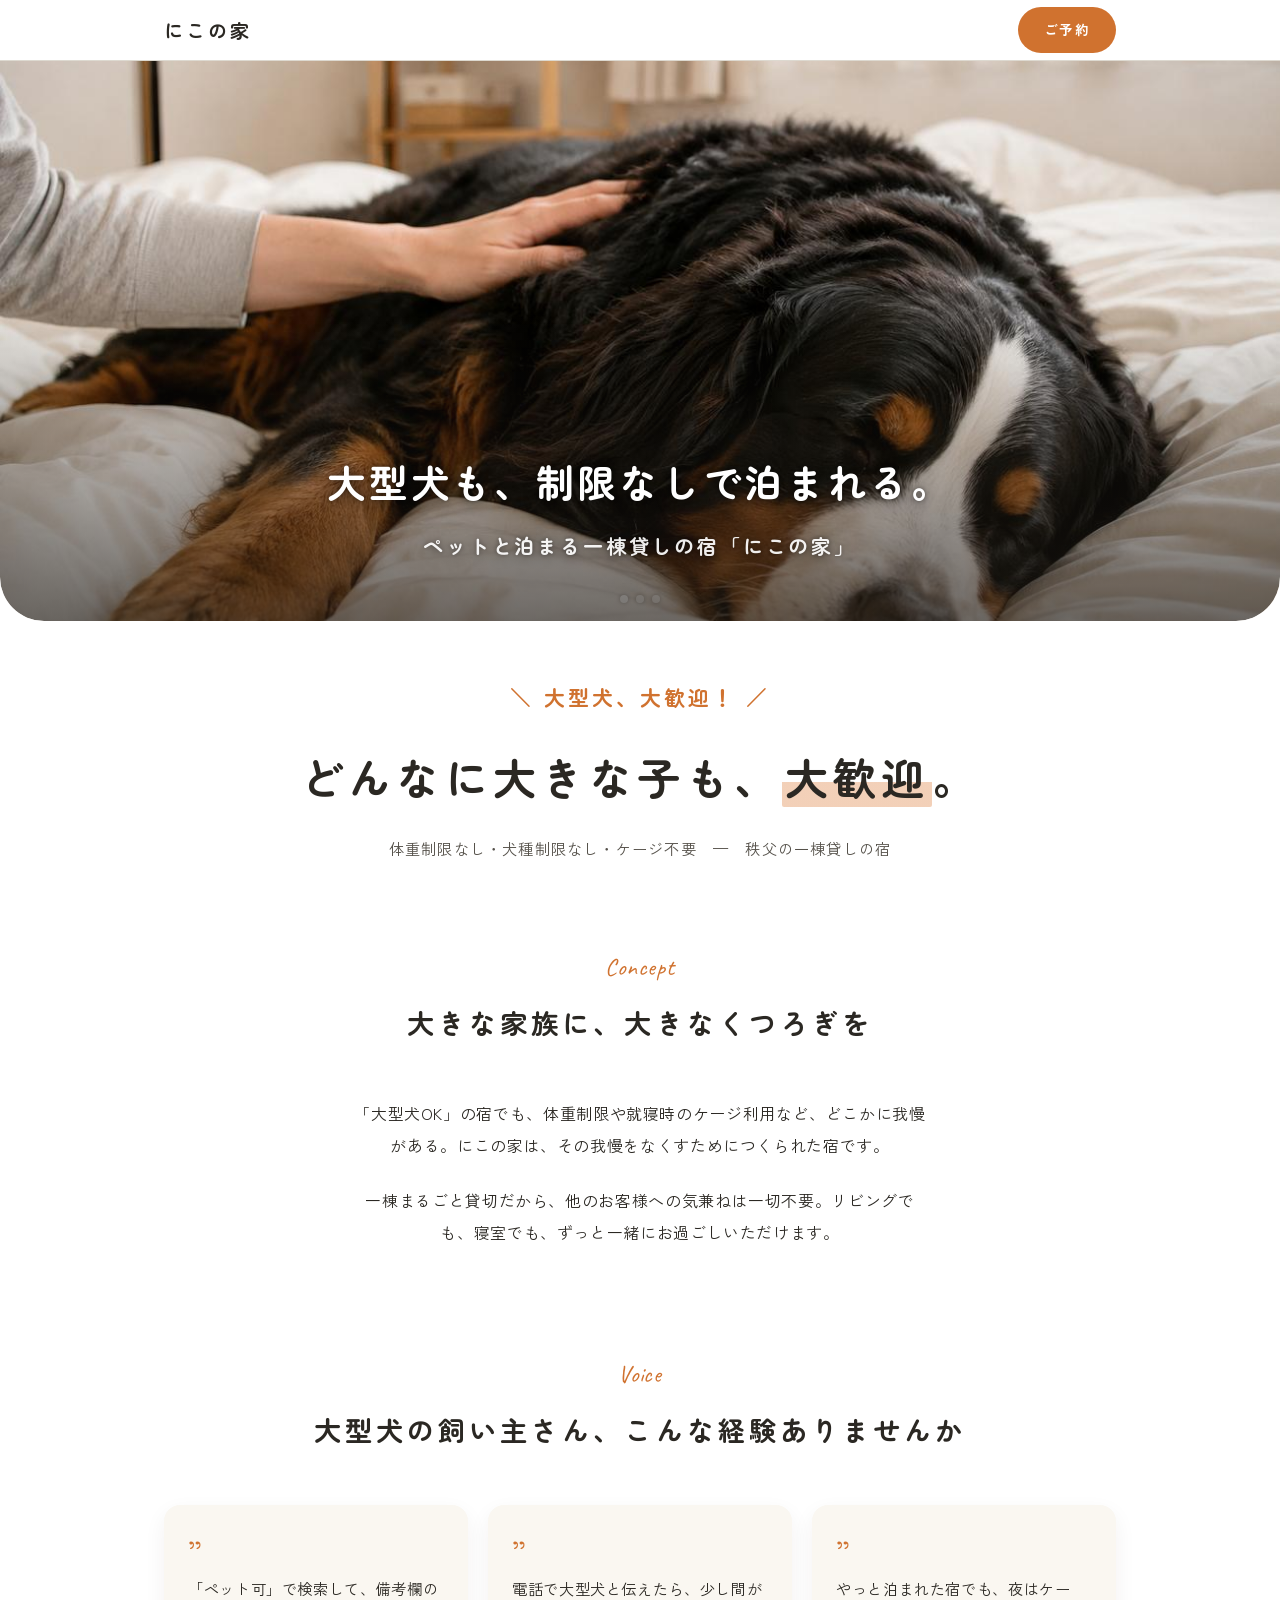
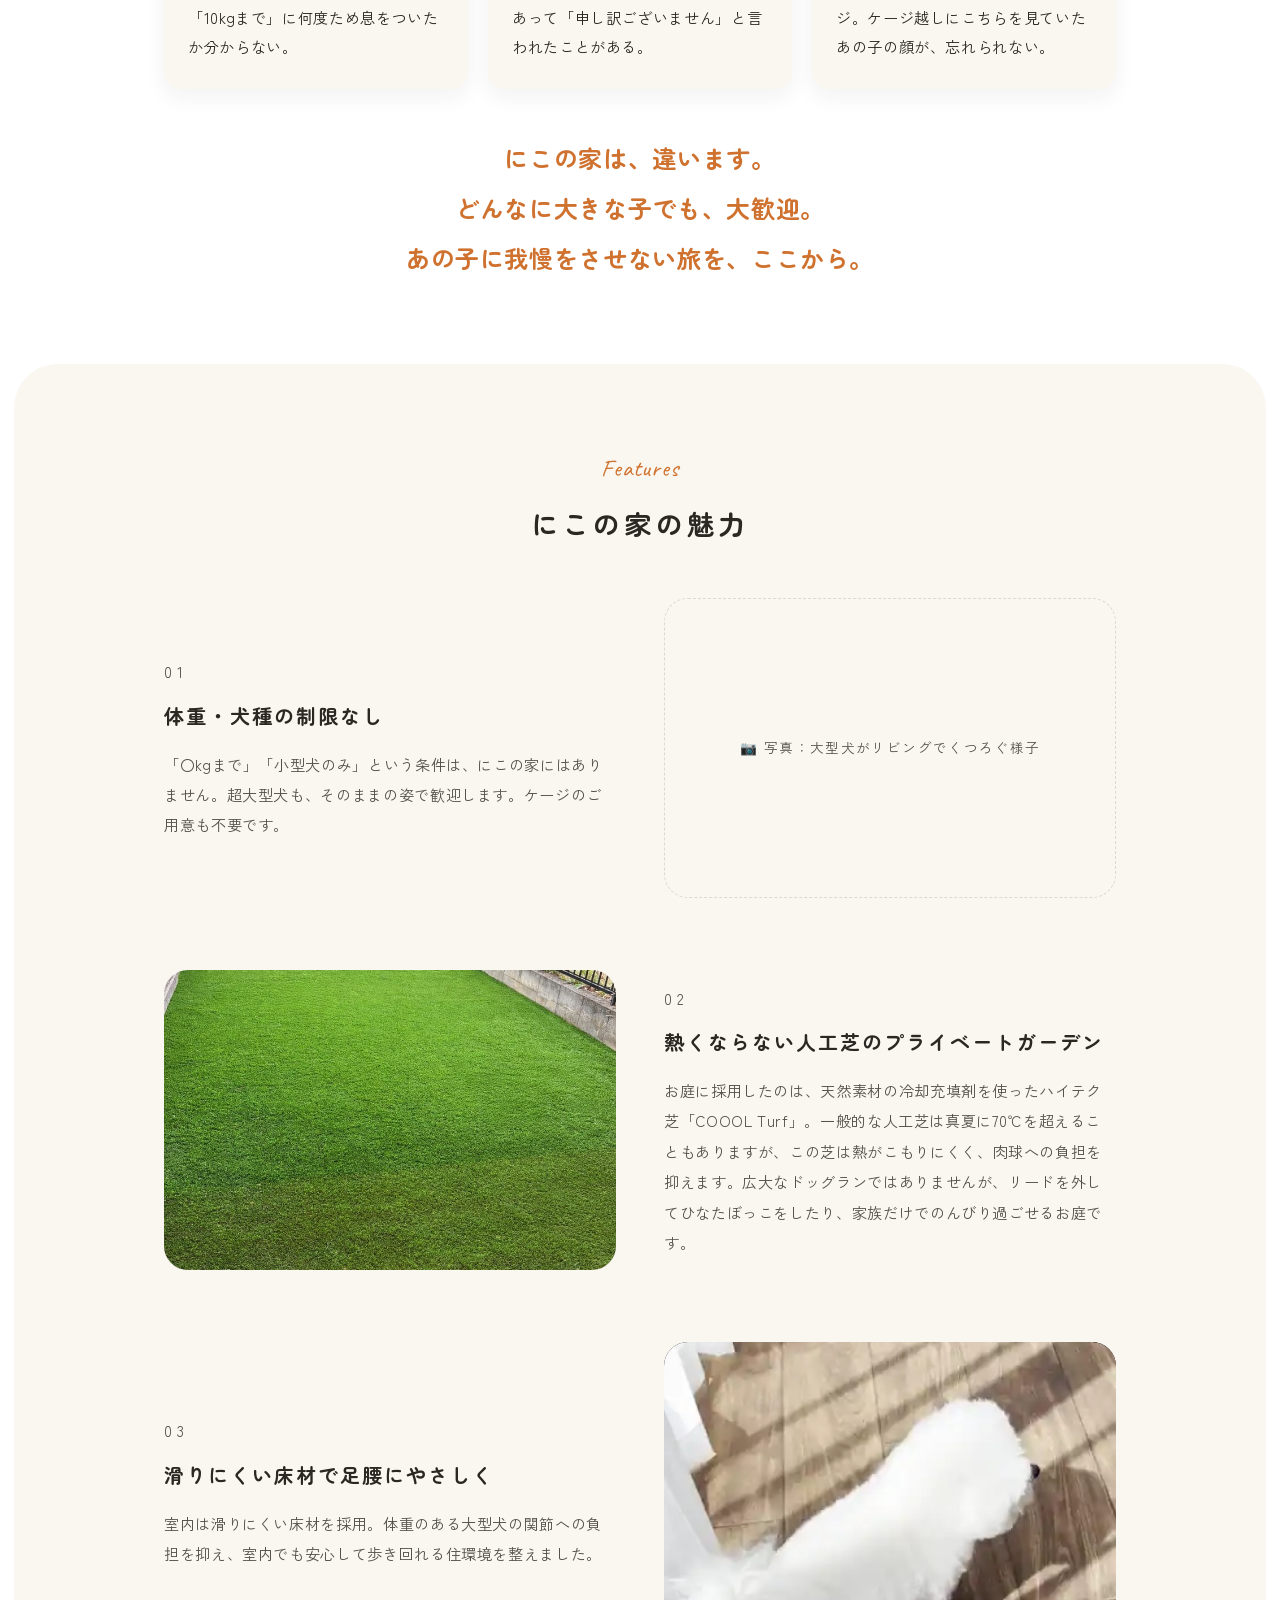
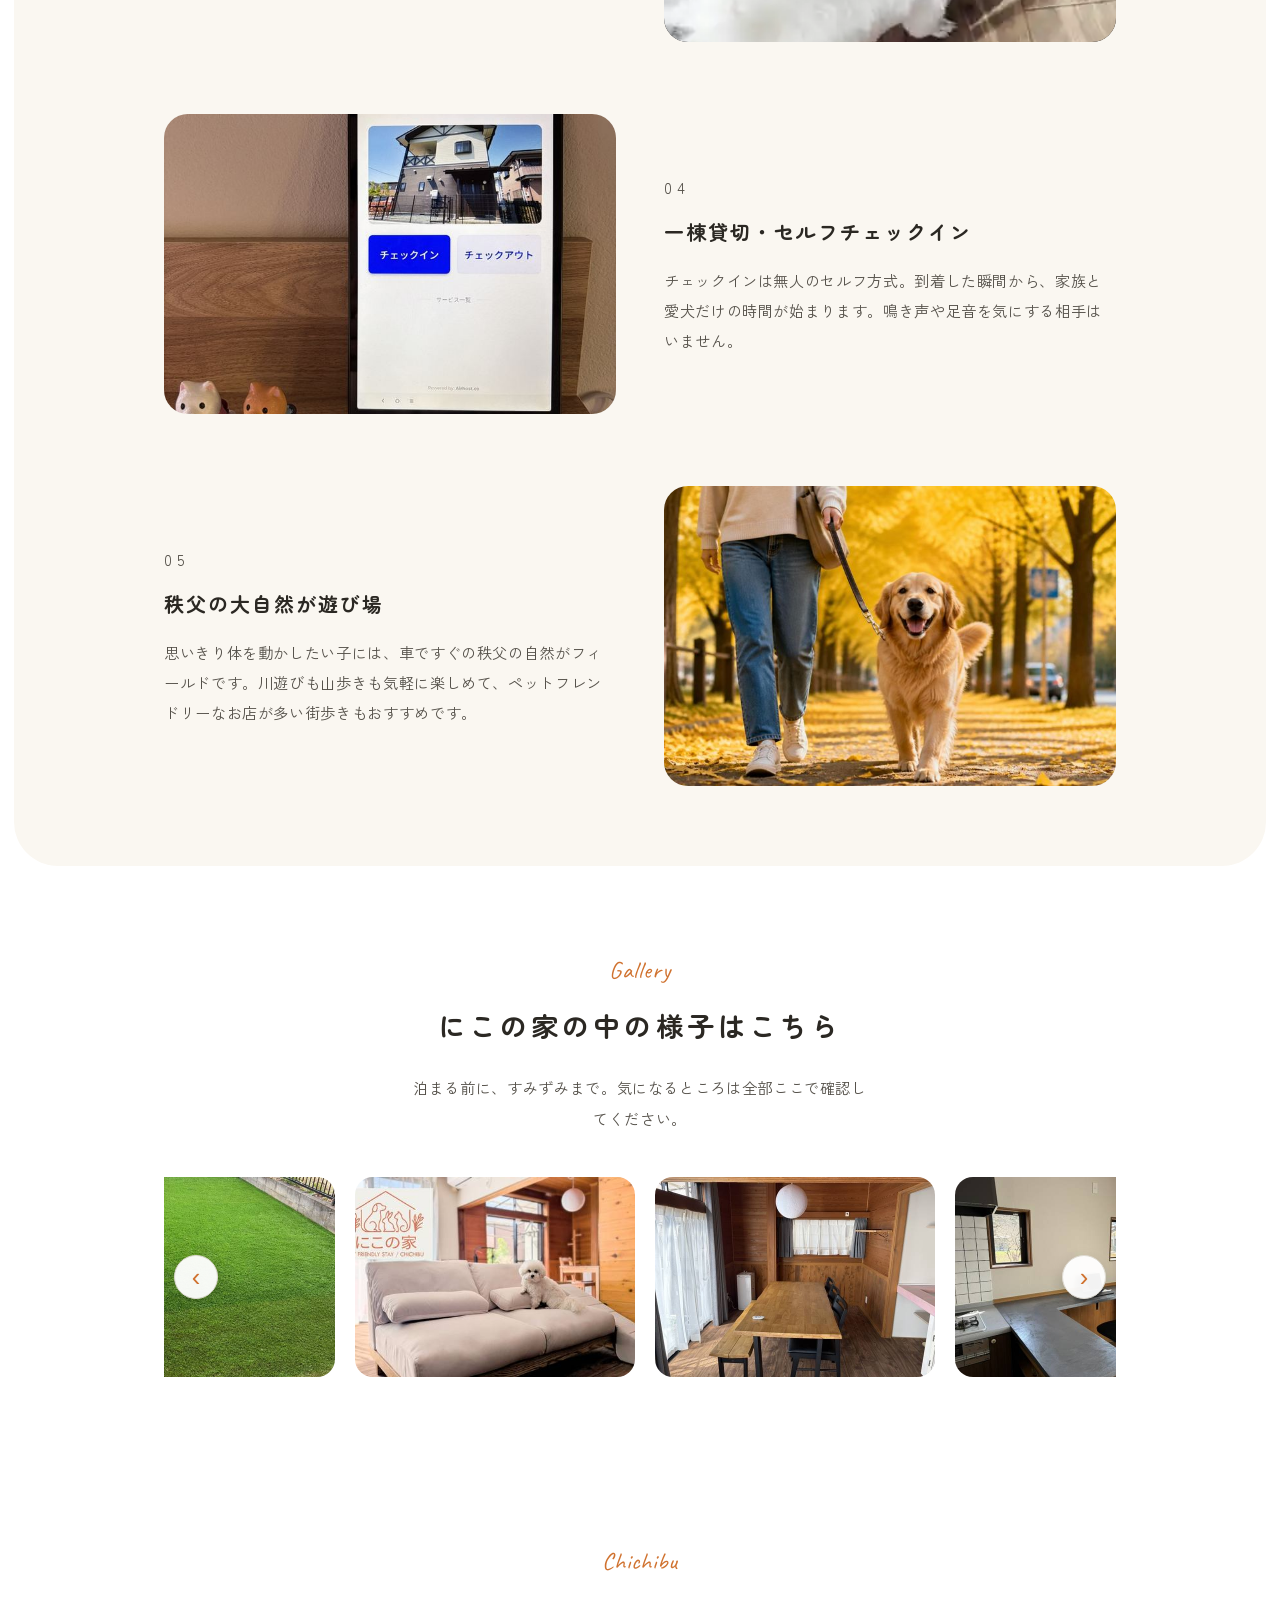
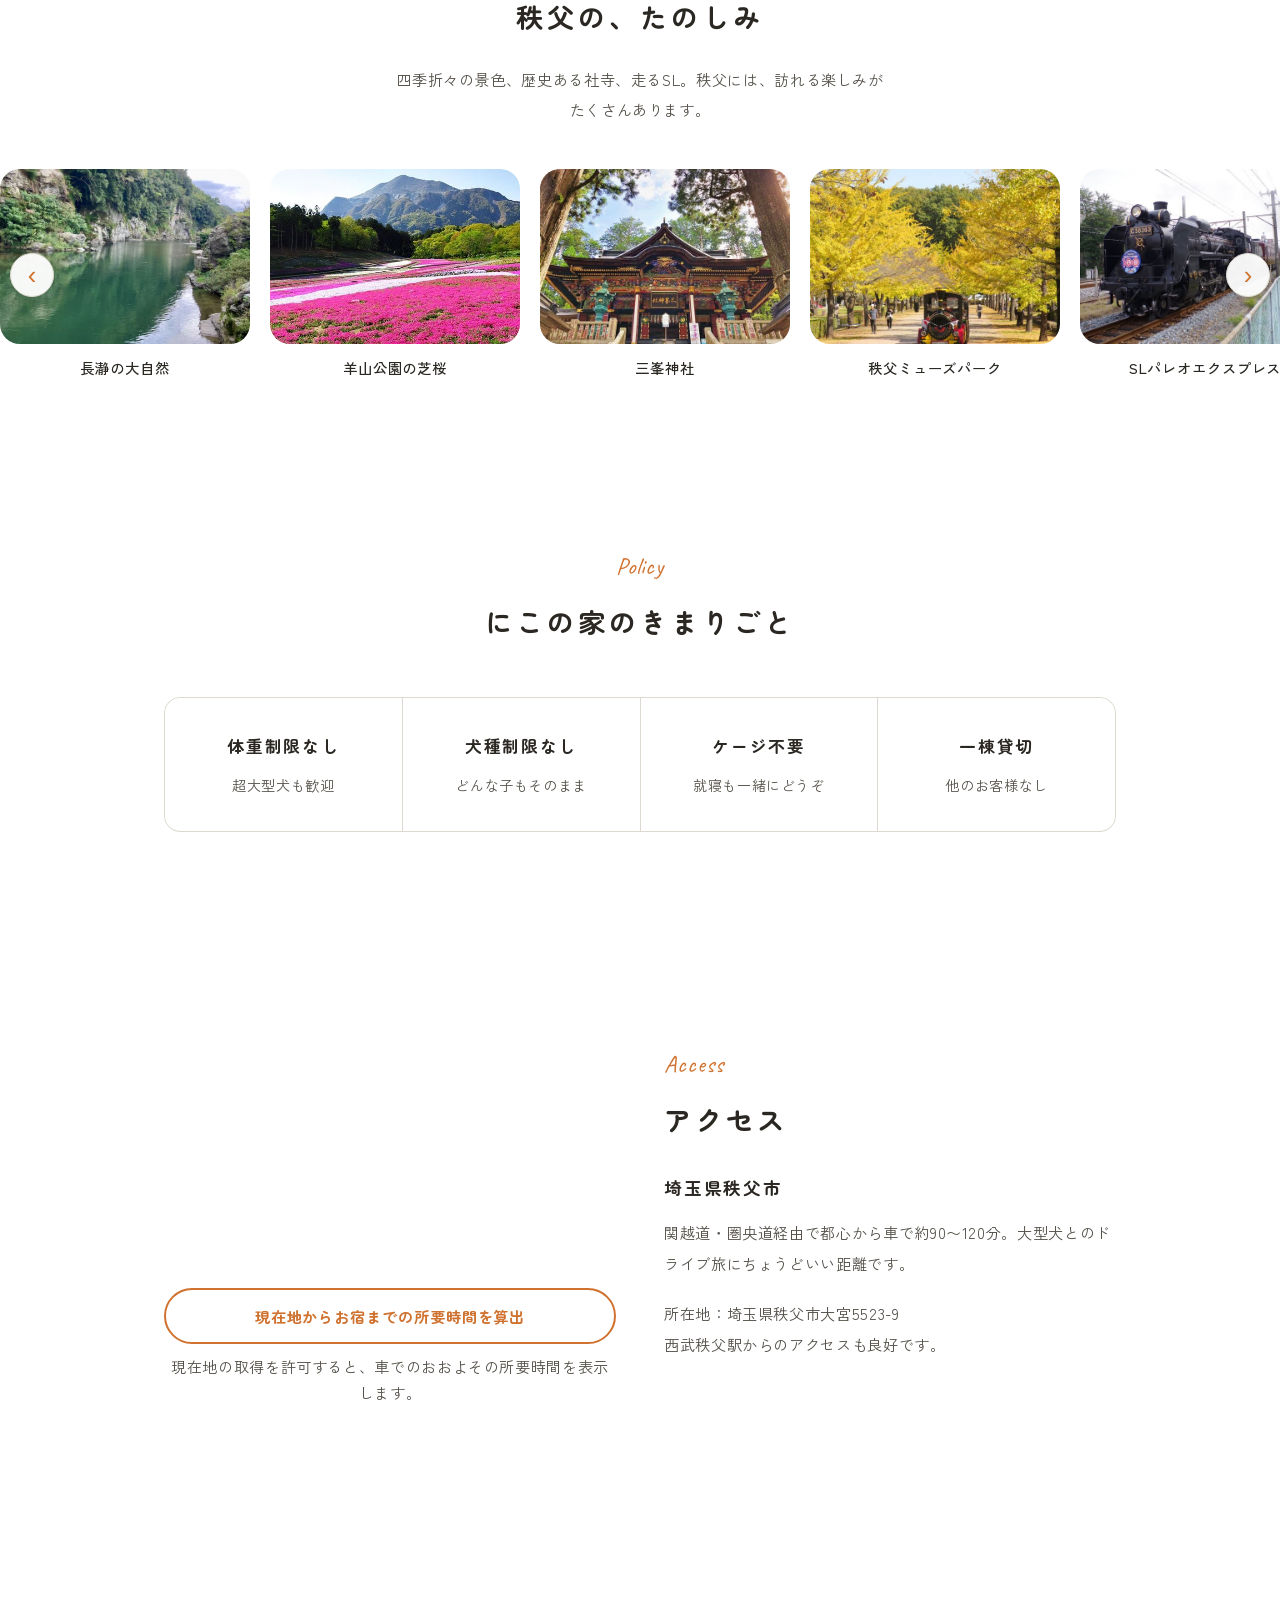
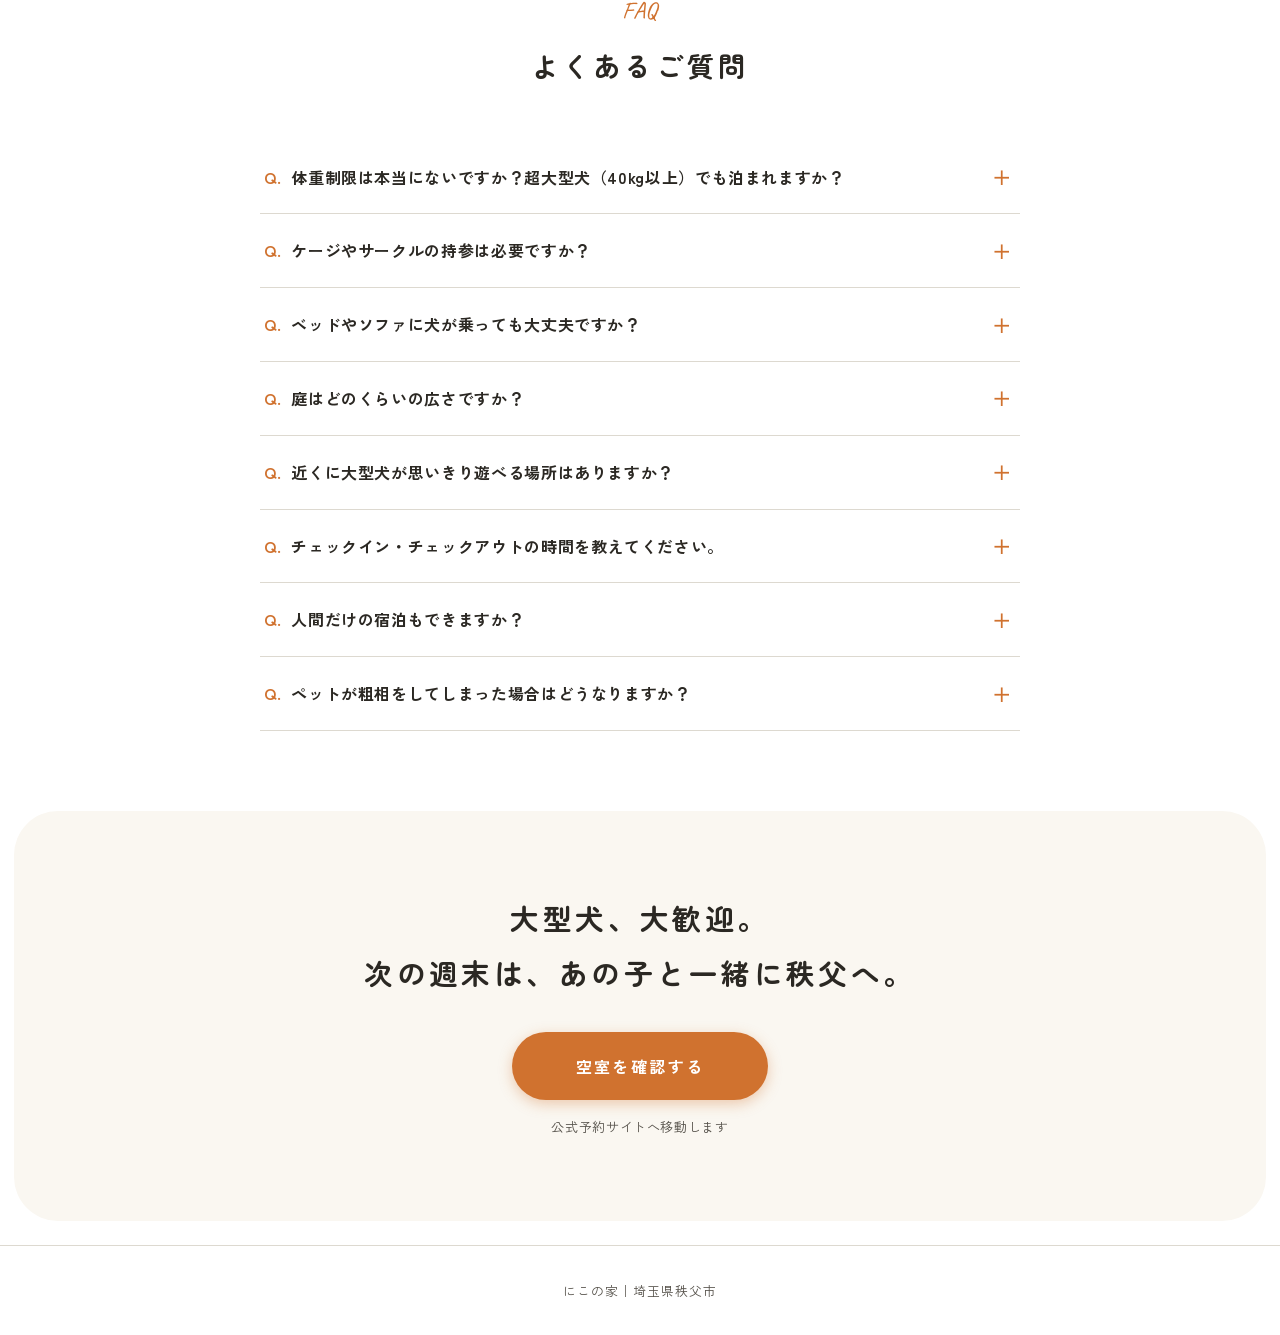
<file: lp/lp/lp1_large-dogs.html>
<!DOCTYPE html>
<html lang="ja">
<head>
<meta charset="UTF-8">
<meta name="viewport" content="width=device-width, initial-scale=1.0">
<meta name="color-scheme" content="light only">
<title>にこの家｜大型犬と泊まれる宿・秩父（体重・犬種制限なし）</title>
<meta name="description" content="体重制限なし・犬種制限なし・ケージ不要。大型犬とのびのび過ごせる秩父の一棟貸しの宿「にこの家」。">
<link rel="preconnect" href="https://fonts.googleapis.com">
<link rel="preconnect" href="https://fonts.gstatic.com" crossorigin>
<link href="https://fonts.googleapis.com/css2?family=Caveat:wght@600&family=Zen+Maru+Gothic:wght@500;700&family=Zen+Kaku+Gothic+New:wght@400;500;700&display=swap" rel="stylesheet">
<style>
:root{
  color-scheme:light only;
  --ink:#2B2823;
  --gray:#55514A;
  --accent:#8FA382;
  --btn:#D0722F;
  --btn-hover:#B35F22;
  --bg:#FFFFFF;
  --bg-sub:#FAF7F1;
  --line:#DDD9D0;
}
*{margin:0;padding:0;box-sizing:border-box}
html{scroll-behavior:smooth}
body{font-family:'Zen Kaku Gothic New',sans-serif;color:var(--ink) !important;background:#FFFFFF !important;line-height:2;font-size:16px;letter-spacing:.04em}
img{max-width:100%;display:block}
.wrap{max-width:1000px;margin:0 auto;padding:0 24px}

/* 写真プレースホルダー（実写真に差し替え） */
.ph{background:var(--bg-sub);border:1px dashed var(--line);border-radius:16px;display:flex;align-items:center;justify-content:center;color:var(--gray);font-size:.85rem;letter-spacing:.1em;text-align:center;padding:12px}
.ph::before{content:"📷 ";margin-right:6px}

/* header */
header{position:sticky;top:0;z-index:50;background:rgba(255,255,255,.95);border-bottom:1px solid var(--line)}
.nav{display:flex;justify-content:space-between;align-items:center;height:60px}
.logo{font-family:'Zen Maru Gothic',sans-serif;font-weight:600;font-size:1.2rem;color:var(--ink);text-decoration:none;letter-spacing:.15em}
.nav-cta{background:var(--btn);color:#fff !important;text-decoration:none;padding:9px 26px;font-size:.85rem;font-weight:700;letter-spacing:.1em;border-radius:999px;transition:background .2s}
.nav-cta:hover{background:var(--btn-hover)}

/* hero */
.hero{position:relative}
.hero .ph{height:min(72vh,560px)}
.hero-copy{text-align:center;padding:56px 24px 0}
.hero-copy h1{font-family:'Zen Maru Gothic',sans-serif;font-weight:600;font-size:clamp(1.6rem,4.5vw,2.4rem);line-height:1.9;letter-spacing:.12em}
.hero-copy p{margin-top:16px;color:var(--gray);font-size:.95rem;letter-spacing:.08em}

/* section common */
section{padding:80px 0}
.label{text-align:center;margin-bottom:48px}
.label .en{display:block;font-size:.75rem;letter-spacing:.35em;color:var(--accent);text-transform:uppercase;margin-bottom:8px}
.label .ja{font-family:'Zen Maru Gothic',sans-serif;font-weight:600;font-size:clamp(1.3rem,3.2vw,1.7rem);letter-spacing:.15em}

/* concept */
.concept{text-align:center}
.concept p{max-width:36em;margin:0 auto 1.4em}

/* features */
.features{background:var(--bg-sub)}
.feature{display:grid;grid-template-columns:1fr 1fr;gap:48px;align-items:center;margin-bottom:72px}
.feature:last-child{margin-bottom:0}
.feature .ph{height:300px}
.feature:nth-child(even) .f-img{order:2}
.num{font-family:'Zen Maru Gothic',sans-serif;color:var(--accent);font-size:.9rem;letter-spacing:.3em;margin-bottom:12px}
.feature h3{font-family:'Zen Maru Gothic',sans-serif;font-weight:600;font-size:1.25rem;letter-spacing:.1em;margin-bottom:16px;line-height:1.7}
.feature p{color:var(--gray);font-size:.95rem}
@media(max-width:720px){.feature{grid-template-columns:1fr;gap:24px}.feature:nth-child(even) .f-img{order:0}}

/* rules */
.rules-grid{display:grid;grid-template-columns:repeat(auto-fit,minmax(200px,1fr));gap:1px;background:var(--line);border:1px solid var(--line);border-radius:16px;overflow:hidden}
.rule{background:#fff;padding:32px 20px;text-align:center}
.rule .t{font-family:'Zen Maru Gothic',sans-serif;font-weight:600;font-size:1.05rem;letter-spacing:.1em;margin-bottom:8px}
.rule .d{color:var(--gray);font-size:.88rem}

/* access */
.access-inner{display:grid;grid-template-columns:1fr 1fr;gap:48px;align-items:center}
.access .ph{height:280px}
.access h3{font-family:'Zen Maru Gothic',sans-serif;font-weight:600;font-size:1.1rem;margin-bottom:12px;letter-spacing:.1em}
.access p{color:var(--gray);font-size:.95rem;margin-bottom:20px}
@media(max-width:720px){.access-inner{grid-template-columns:1fr}}

/* cta */
.cta{background:var(--bg-sub);text-align:center}
.cta h2{font-family:'Zen Maru Gothic',sans-serif;font-weight:600;font-size:clamp(1.3rem,3.5vw,1.8rem);letter-spacing:.12em;line-height:1.9;margin-bottom:32px}
.btn{display:inline-block;background:var(--btn);color:#fff !important;text-decoration:none;padding:18px 64px;font-size:1rem;font-weight:700;letter-spacing:.15em;border-radius:999px;box-shadow:0 4px 14px rgba(208,114,47,.35);transition:background .2s,transform .15s}
.btn:hover{background:var(--btn-hover);transform:translateY(-1px)}
.btn-note{display:block;margin-top:14px;font-size:.82rem;color:var(--gray)}

footer{border-top:1px solid var(--line);text-align:center;padding:32px 24px;font-size:.8rem;color:var(--gray);letter-spacing:.08em}
@media (prefers-reduced-motion:reduce){*{transition:none!important}}

/* welcome badge */
.welcome{display:block;color:var(--btn);font-family:'Zen Maru Gothic',sans-serif;font-weight:700;letter-spacing:.15em;font-size:clamp(1.05rem,3vw,1.3rem);margin-bottom:16px}
/* empathy section */
.empathy{background:#FFFFFF;padding-top:0}
.quotes{display:grid;grid-template-columns:repeat(auto-fit,minmax(250px,1fr));gap:20px;margin-bottom:44px}
.q{background:var(--bg-sub);border-radius:16px;padding:28px 24px;font-size:.95rem;color:var(--ink);line-height:1.9}
.q::before{content:"”";font-family:'Zen Maru Gothic',sans-serif;font-size:2.2rem;color:var(--btn);line-height:1;display:block;margin-bottom:6px}
.answer{text-align:center;font-family:'Zen Maru Gothic',sans-serif;font-weight:700;font-size:clamp(1.15rem,3.2vw,1.5rem);color:var(--btn);line-height:2.1}
.sp{display:none}
@media(max-width:600px){.sp{display:inline}}

/* === emo upgrade === */
.label .en{font-family:'Caveat',cursive;font-size:1.5rem;letter-spacing:.04em;text-transform:none;color:var(--btn);margin-bottom:4px}
.mk{background:linear-gradient(transparent 60%,rgba(224,138,78,.4) 60%);padding:0 .06em;border-radius:2px}
.hero-copy h1{font-size:clamp(1.8rem,5vw,2.7rem)}
.features{border-radius:44px;margin:0 14px}
.cta{border-radius:44px;margin:0 14px 24px}
.q{box-shadow:0 8px 22px rgba(43,40,35,.06)}
.feature .ph,.access .ph{border-radius:24px}
.hero .ph{border-radius:0 0 44px 44px;border-top:none}
.fadein{opacity:0;transform:translateY(26px);transition:opacity .9s cubic-bezier(.22,.6,.3,1),transform .9s cubic-bezier(.22,.6,.3,1)}
.fadein.show{opacity:1;transform:none}
@media (prefers-reduced-motion:reduce){.fadein{opacity:1!important;transform:none!important;transition:none!important}}

/* === chichibu marquee === */
.chichibu{padding:80px 0;overflow:hidden}
.chi-lead{text-align:center;color:var(--gray);margin:-28px auto 44px;font-size:.95rem;padding:0 24px;max-width:36em}
.marquee{overflow:hidden;width:100%}
.m-track{display:flex;gap:20px;width:max-content}
.m-card{width:250px;flex-shrink:0;margin:0}
.m-card .ph{height:175px;border-radius:20px;font-size:.78rem}
.m-card figcaption{text-align:center;margin-top:10px;font-size:.9rem;color:var(--ink);font-weight:500;letter-spacing:.06em}
@keyframes scrollx{from{transform:translateX(0)}to{transform:translateX(-50%)}}
@media (prefers-reduced-motion:reduce){.m-track{animation:none}.marquee{overflow-x:auto;-webkit-overflow-scrolling:touch}}

.m-photo{width:100%;height:175px;object-fit:cover;border-radius:20px;display:block}
.f-photo{width:100%;height:300px;object-fit:cover;border-radius:24px;display:block}
.f-video{width:100%;height:300px;object-fit:cover;border-radius:24px;display:block;background:#000}

/* === google map === */
.map-box{width:100%}
.gmap{width:100%;height:280px;border:0;border-radius:24px;display:block;filter:saturate(.9)}
.route-btn{display:block;width:100%;margin-top:16px;background:#fff;color:var(--btn);border:2px solid var(--btn);border-radius:999px;padding:15px 20px;font-family:'Zen Maru Gothic',sans-serif;font-weight:700;font-size:.95rem;letter-spacing:.06em;cursor:pointer;transition:background .2s,color .2s}
.route-btn:hover{background:var(--btn);color:#fff}
.route-btn:disabled{opacity:.6;cursor:wait}
.route-note{font-size:.8rem;color:var(--gray);margin-top:10px;text-align:center;line-height:1.7}

.route-result{margin-top:18px;background:var(--bg-sub);border-radius:20px;padding:24px 20px;text-align:center}
.rr-main{margin:0;line-height:1.4}
.rr-time{font-family:'Zen Maru Gothic',sans-serif;font-weight:700;font-size:clamp(1.7rem,6vw,2.2rem);color:var(--btn);display:block}
.rr-unit{font-size:.8rem;color:var(--gray);display:block;margin-top:4px}
.rr-sub{font-size:.9rem;color:var(--ink);margin:10px 0 14px}
.rr-link{font-size:.88rem;color:var(--btn);font-weight:700;text-decoration:underline;text-underline-offset:4px}

/* === faq === */
.faq{background:#fff}
.faq-list{max-width:760px;margin:0 auto}
.faq-list details{border-bottom:1px solid var(--line)}
.faq-list summary{list-style:none;cursor:pointer;padding:22px 40px 22px 4px;font-weight:700;font-size:1rem;color:var(--ink);position:relative;line-height:1.8}
.faq-list summary::-webkit-details-marker{display:none}
.faq-list summary::before{content:"Q.";color:var(--btn);font-family:'Zen Maru Gothic',sans-serif;font-weight:700;margin-right:10px}
.faq-list summary::after{content:"＋";position:absolute;right:8px;top:50%;transform:translateY(-50%);color:var(--btn);font-size:1.2rem;transition:transform .2s}
.faq-list details[open] summary::after{content:"−"}
.faq-list .faq-a{padding:0 4px 24px;color:var(--gray);font-size:.95rem;line-height:2}
.faq-list .faq-a::before{content:"A.";color:var(--accent);font-family:'Zen Maru Gothic',sans-serif;font-weight:700;margin-right:10px}

/* === hero slideshow === */
.hero-slides{position:relative;height:min(72vh,560px);overflow:hidden;border-radius:0 0 44px 44px}
.hero-slide{position:absolute;inset:0;opacity:0;transition:opacity 1.8s ease;z-index:0}
.hero-slide.is-active{opacity:1;z-index:1}
.hero-slide .ph,.hero-slide img,.hero-slide video{width:100%;height:100%;object-fit:cover;border-radius:0;border:none}
.hero-dots{position:absolute;bottom:18px;left:50%;transform:translateX(-50%);display:flex;gap:8px;z-index:2}
.hero-dots span{width:8px;height:8px;border-radius:50%;background:rgba(255,255,255,.55);box-shadow:0 0 4px rgba(0,0,0,.3);transition:background .3s}
.hero-dots span.on{background:#fff}
@media (prefers-reduced-motion:reduce){.hero-slide{transition:none}}

/* === hero tag === */
.hero-tag{position:absolute;left:50%;bottom:56px;transform:translateX(-50%);z-index:3;background:none;color:#fff;font-family:'Zen Maru Gothic',sans-serif;font-weight:700;font-size:clamp(1.25rem,4.2vw,2.1rem);letter-spacing:.08em;line-height:1.9;padding:0 20px;text-align:center;width:max-content;max-width:calc(100% - 32px);text-shadow:0 2px 14px rgba(0,0,0,.55),0 0 4px rgba(0,0,0,.4)}
.hero-tag .tag-strong{display:block;font-size:1.15em}
.hero-tag .tag-name{display:block;font-size:.6em;letter-spacing:.14em;margin-top:8px;opacity:.92}
.hero-slides::after{content:"";position:absolute;inset:auto 0 0 0;height:55%;background:linear-gradient(to top,rgba(30,25,20,.62),rgba(30,25,20,0));z-index:2;pointer-events:none;border-radius:0 0 44px 44px}

/* === gallery === */
.gallery{background:#fff;overflow:hidden}
.g-lead{text-align:center;color:var(--gray);margin:-28px auto 44px;font-size:.95rem;max-width:34em;padding:0 24px}
.g-marquee{overflow:hidden;width:100%}
.g-track{display:flex;gap:20px;width:max-content}
.g-cell{margin:0;width:280px;flex-shrink:0}
.g-cell .ph,.g-cell img{width:100%;height:200px;object-fit:cover;border-radius:18px;display:block}
.g-cell .ph{height:200px;font-size:.75rem}
.g-cell figcaption{text-align:center;margin-top:8px;font-size:.88rem;color:var(--ink);font-weight:500;letter-spacing:.06em}
@keyframes scrollx-rev{from{transform:translateX(-50%)}to{transform:translateX(0)}}
@media (prefers-reduced-motion:reduce){.g-track{animation:none}.g-marquee{overflow-x:auto;-webkit-overflow-scrolling:touch}}

/* === carousel manual control === */
.car-shell{position:relative}
.car-btn{position:absolute;top:50%;transform:translateY(-50%);z-index:5;width:44px;height:44px;border-radius:50%;background:rgba(255,255,255,.95);border:1px solid var(--line);color:var(--btn);font-size:1.6rem;line-height:1;cursor:pointer;box-shadow:0 4px 14px rgba(0,0,0,.15);display:flex;align-items:center;justify-content:center;transition:background .2s,color .2s;padding:0}
.car-btn:hover{background:var(--btn);color:#fff;border-color:var(--btn)}
.car-btn.prev{left:10px}
.car-btn.next{right:10px}
.marquee{overflow-x:auto;scrollbar-width:none;cursor:grab}
.marquee::-webkit-scrollbar{display:none}
.marquee.dragging{cursor:grabbing;user-select:none}
</style>
<script type="application/ld+json">
{
  "@context": "https://schema.org",
  "@type": "LodgingBusiness",
  "name": "にこの家",
  "alternateName": "Niko's House",
  "address": {
    "@type": "PostalAddress",
    "streetAddress": "大宮5523-9",
    "addressLocality": "秩父市",
    "addressRegion": "埼玉県",
    "addressCountry": "JP",
    "postalCode": "368-0023"
  },
  "geo": {
    "@type": "GeoCoordinates",
    "latitude": 35.9924,
    "longitude": 139.0855
  },
  "url": "https://nicoshouse.airhost.co/ja",
  "petsAllowed": true,
  "amenityFeature": [
    {
      "@type": "LocationFeatureSpecification",
      "name": "一棟貸切",
      "value": true
    },
    {
      "@type": "LocationFeatureSpecification",
      "name": "頭数制限なし・ケージ不要",
      "value": true
    },
    {
      "@type": "LocationFeatureSpecification",
      "name": "人工芝のプライベートガーデン",
      "value": true
    },
    {
      "@type": "LocationFeatureSpecification",
      "name": "滑りにくい床材",
      "value": true
    },
    {
      "@type": "LocationFeatureSpecification",
      "name": "セルフチェックイン",
      "value": true
    }
  ],
  "potentialAction": {
    "@type": "ReserveAction",
    "target": "https://nicoshouse.airhost.co/ja"
  },
  "description": "体重制限なし・犬種制限なし・ケージ不要。大型犬とのびのび過ごせる埼玉県秩父市の一棟貸しペット民泊。人工芝のプライベートガーデンと滑りにくい床材で、大きな家族も安心。",
  "checkinTime": "15:00",
  "checkoutTime": "10:00"
}
</script>
<script type="application/ld+json">
{
  "@context": "https://schema.org",
  "@type": "FAQPage",
  "mainEntity": [
    {
      "@type": "Question",
      "name": "体重制限は本当にないですか？超大型犬（40kg以上）でも泊まれますか？",
      "acceptedAnswer": {
        "@type": "Answer",
        "text": "はい、宿泊可能です。体重・犬種による制限は一切設けていません。"
      }
    },
    {
      "@type": "Question",
      "name": "ケージやサークルの持参は必要ですか？",
      "acceptedAnswer": {
        "@type": "Answer",
        "text": "当施設ではケージ・サークルのご用意がありません。滞在中の利用義務はありませんが、「ないと困るもの」はお持ちください。"
      }
    },
    {
      "@type": "Question",
      "name": "ベッドやソファに犬が乗っても大丈夫ですか？",
      "acceptedAnswer": {
        "@type": "Answer",
        "text": "大丈夫です。ご家庭と同じように、一緒にくつろいでください。"
      }
    },
    {
      "@type": "Question",
      "name": "庭はどのくらいの広さですか？",
      "acceptedAnswer": {
        "@type": "Answer",
        "text": "縦約8m×横約4mほどの広さです。広大なドッグランではありませんが、リードを外して外の空気を楽しむには十分なプライベート空間です。"
      }
    },
    {
      "@type": "Question",
      "name": "近くに大型犬が思いきり遊べる場所はありますか？",
      "acceptedAnswer": {
        "@type": "Answer",
        "text": "車圏内に、屋内外の広大なドッグランを備えた「わん's場」、ドッグランと犬用温泉のある「スパ・ドッグズラン秩父」があります。宿でゆっくり、遊びは近隣施設で、という使い分けがおすすめです。"
      }
    },
    {
      "@type": "Question",
      "name": "チェックイン・チェックアウトの時間を教えてください。",
      "acceptedAnswer": {
        "@type": "Answer",
        "text": "チェックインは15:00、チェックアウトは10:00です。セルフチェックイン方式なので、到着後すぐにご家族だけの時間をお過ごしいただけます。"
      }
    },
    {
      "@type": "Question",
      "name": "人間だけの宿泊もできますか？",
      "acceptedAnswer": {
        "@type": "Answer",
        "text": "可能です。ペット連れでない方もお気軽にご利用ください。"
      }
    },
    {
      "@type": "Question",
      "name": "ペットが粗相をしてしまった場合はどうなりますか？",
      "acceptedAnswer": {
        "@type": "Answer",
        "text": "清掃道具をご用意していますので、清掃にご協力をお願いします。ご不安な場合はマナーパンツ等の着用をおすすめします。著しい破損や特別な清掃が必要な場合は、別途費用を請求させていただく可能性があります。"
      }
    }
  ]
}
</script>
<link rel="canonical" href="https://nikonote04.github.io/nicoshouse/lp/lp1_large-dogs.html">
</head>
<body>

<header>
  <div class="wrap nav">
    <a class="logo" href="#">にこの家</a>
    <a class="nav-cta" href="https://nicoshouse.airhost.co/ja" target="_blank" rel="noopener">ご予約</a>
  </div>
</header>

<div class="hero">
  <div class="hero-slides">
    <p class="hero-tag"><span class="tag-strong">大型犬も、制限なしで泊まれる。</span><span class="tag-name">ペットと泊まる一棟貸しの宿「にこの家」</span></p>
    <div class="hero-slide is-active"><img fetchpriority="high" decoding="async" src="assets/img/09310e4523.jpg" alt="ベッドで撫でられてまどろむバーニーズ・マウンテン・ドッグ"></div>
    <div class="hero-slide"><img loading="lazy" decoding="async" src="assets/img/fb580f825b.jpg" alt="ソファで安心して眠るゴールデンレトリバー"></div>
    <div class="hero-slide"><img loading="lazy" decoding="async" src="assets/img/e87278c49c.jpg" alt="飼い主を見上げながら散歩するグレートピレニーズ"></div>
    <div class="hero-dots"><span class="on"></span><span></span><span></span></div>
  </div>
  <div class="hero-copy">
    <span class="welcome">＼ 大型犬、大歓迎！ ／</span>
    <h1>どんなに大きな子も、<br class="sp"><span class="mk">大歓迎</span>。</h1>
    <p>体重制限なし・犬種制限なし・ケージ不要　—　秩父の一棟貸しの宿</p>
  </div>
</div>

<section class="concept">
  <div class="wrap">
    <div class="label"><span class="en">Concept</span><span class="ja">大きな家族に、大きなくつろぎを</span></div>
    <p>「大型犬OK」の宿でも、体重制限や就寝時のケージ利用など、どこかに我慢がある。にこの家は、その我慢をなくすためにつくられた宿です。</p>
    <p>一棟まるごと貸切だから、他のお客様への気兼ねは一切不要。リビングでも、寝室でも、ずっと一緒にお過ごしいただけます。</p>
  </div>
</section>

<section class="empathy">
  <div class="wrap">
    <div class="label"><span class="en">Voice</span><span class="ja">大型犬の飼い主さん、こんな経験ありませんか</span></div>
    <div class="quotes">
      <div class="q">「ペット可」で検索して、備考欄の「10kgまで」に何度ため息をついたか分からない。</div>
      <div class="q">電話で大型犬と伝えたら、少し間があって「申し訳ございません」と言われたことがある。</div>
      <div class="q">やっと泊まれた宿でも、夜はケージ。ケージ越しにこちらを見ていたあの子の顔が、忘れられない。</div>
    </div>
    <p class="answer">にこの家は、違います。<br>どんなに大きな子でも、大歓迎。<br>あの子に我慢をさせない旅を、ここから。</p>
  </div>
</section>

<section class="features">
  <div class="wrap">
    <div class="label"><span class="en">Features</span><span class="ja">にこの家の魅力</span></div>

    <div class="feature">
      <div class="f-img"><div class="ph">写真：大型犬がリビングでくつろぐ様子</div></div>
      <div>
        <p class="num">01</p>
        <h3>体重・犬種の制限なし</h3>
        <p>「〇kgまで」「小型犬のみ」という条件は、にこの家にはありません。超大型犬も、そのままの姿で歓迎します。ケージのご用意も不要です。</p>
      </div>
    </div>

    <div class="feature">
      <div class="f-img"><img loading="lazy" decoding="async" class="f-photo" src="assets/img/2ae29bca89.jpg" alt="にこの家のプライベートガーデン（人工芝）"></div>
      <div>
        <p class="num">02</p>
        <h3>熱くならない人工芝のプライベートガーデン</h3>
        <p>お庭に採用したのは、天然素材の冷却充填剤を使ったハイテク芝「COOOL Turf」。一般的な人工芝は真夏に70℃を超えることもありますが、この芝は熱がこもりにくく、肉球への負担を抑えます。広大なドッグランではありませんが、リードを外してひなたぼっこをしたり、家族だけでのんびり過ごせるお庭です。</p>
      </div>
    </div>

    <div class="feature">
      <div class="f-img"><video class="f-video" autoplay muted loop playsinline preload="auto" poster="assets/img/549f6003fb.webp" aria-label="滑りにくい床材の上を歩くようす"><source src="assets/video/floor.mp4" type="video/mp4"></video></div>
      <div>
        <p class="num">03</p>
        <h3>滑りにくい床材で足腰にやさしく</h3>
        <p>室内は滑りにくい床材を採用。体重のある大型犬の関節への負担を抑え、室内でも安心して歩き回れる住環境を整えました。</p>
      </div>
    </div>

    <div class="feature">
      <div class="f-img"><img loading="lazy" decoding="async" class="f-photo" src="assets/img/a647b182a5.jpg" alt="セルフチェックイン用タブレットと看板犬の置物"></div>
      <div>
        <p class="num">04</p>
        <h3>一棟貸切・セルフチェックイン</h3>
        <p>チェックインは無人のセルフ方式。到着した瞬間から、家族と愛犬だけの時間が始まります。鳴き声や足音を気にする相手はいません。</p>
      </div>
    </div>

    <div class="feature">
      <div class="f-img"><img loading="lazy" decoding="async" class="f-photo" src="assets/img/1078ecbc50.jpg" alt="イチョウ並木を散歩するゴールデンレトリバーと飼い主"></div>
      <div>
        <p class="num">05</p>
        <h3>秩父の大自然が遊び場</h3>
        <p>思いきり体を動かしたい子には、車ですぐの秩父の自然がフィールドです。川遊びも山歩きも気軽に楽しめて、ペットフレンドリーなお店が多い街歩きもおすすめです。</p>
      </div>
    </div>

  </div>
</section>

<section class="gallery">
  <div class="wrap">
    <div class="label"><span class="en">Gallery</span><span class="ja">にこの家の中の様子はこちら</span></div>
    <p class="g-lead">泊まる前に、すみずみまで。気になるところは全部ここで確認してください。</p>
    <div class="car-shell"><button type="button" class="car-btn prev" aria-label="前の写真へ">&#8249;</button><div class="marquee g-marquee" data-dir="rev"><div class="m-track g-track"><figure class="g-cell"><img loading="lazy" decoding="async" src="assets/img/4d64854c24.jpg" alt="にこの家のリビング"></figure><figure class="g-cell"><img loading="lazy" decoding="async" src="assets/img/67fb1f93dc.jpg" alt="ダイニング"></figure><figure class="g-cell"><img loading="lazy" decoding="async" src="assets/img/4d7bd4d662.jpg" alt="キッチンとワークスペース"></figure><figure class="g-cell"><img loading="lazy" decoding="async" src="assets/img/9e42eaa33e.jpg" alt="寝室"></figure><figure class="g-cell"><img loading="lazy" decoding="async" src="assets/img/e2959d23e9.jpg" alt="ベッドでくつろぐ看板犬にこ"></figure><figure class="g-cell"><img loading="lazy" decoding="async" src="assets/img/12acd98177.jpg" alt="玄関とキャットステップ"></figure><figure class="g-cell"><img loading="lazy" decoding="async" src="assets/img/ab8cde8abf.jpg" alt="浴室"></figure><figure class="g-cell"><img loading="lazy" decoding="async" src="assets/img/f40579db17.jpg" alt="キャットタワースペース"></figure><figure class="g-cell"><img loading="lazy" decoding="async" src="assets/img/632a575eac.jpg" alt="館内のアート"></figure><figure class="g-cell"><img loading="lazy" decoding="async" src="assets/img/6b41906a39.jpg" alt="お出かけ準備のにこたち"></figure><figure class="g-cell"><img loading="lazy" decoding="async" src="assets/img/2d62a4e132.jpg" alt="夜のテラス"></figure><figure class="g-cell"><img loading="lazy" decoding="async" src="assets/img/f1a984bc05.jpg" alt="夜の人工芝ガーデン"></figure><figure class="g-cell"><img loading="lazy" decoding="async" src="assets/img/543625c61e.jpg" alt="ドッグランスペース"></figure><figure class="g-cell"><img loading="lazy" decoding="async" src="assets/img/14a5cda7a7.jpg" alt="にこの家の外観"></figure><figure class="g-cell"><img loading="lazy" decoding="async" src="assets/img/b2becbfb31.jpg" alt="人工芝の庭（昼）"></figure></div></div><button type="button" class="car-btn next" aria-label="次の写真へ">&#8250;</button></div>
  </div>
</section>

<section class="chichibu">
  <div class="label"><span class="en">Chichibu</span><span class="ja">秩父の、たのしみ</span></div>
  <p class="chi-lead">四季折々の景色、歴史ある社寺、走るSL。秩父には、訪れる楽しみがたくさんあります。</p>
  <div class="car-shell"><button type="button" class="car-btn prev" aria-label="前の写真へ">&#8249;</button><div class="marquee" data-dir="fwd">
    <div class="m-track"><figure class="m-card"><img loading="lazy" decoding="async" class="m-photo" src="assets/img/c7bce7caa7.jpg" alt="長瀞の渓谷"><figcaption>長瀞の大自然</figcaption></figure><figure class="m-card"><img loading="lazy" decoding="async" class="m-photo" src="assets/img/707a1b0949.jpg" alt="羊山公園の芝桜と武甲山"><figcaption>羊山公園の芝桜</figcaption></figure><figure class="m-card"><img loading="lazy" decoding="async" class="m-photo" src="assets/img/a58d479f7e.jpg" alt="三峯神社の社殿"><figcaption>三峯神社</figcaption></figure><figure class="m-card"><img loading="lazy" decoding="async" class="m-photo" src="assets/img/b4b1ce1d20.jpg" alt="秩父ミューズパークのイチョウ並木"><figcaption>秩父ミューズパーク</figcaption></figure><figure class="m-card"><img loading="lazy" decoding="async" class="m-photo" src="assets/img/00b3e30c9c.jpg" alt="SLパレオエクスプレス C58 363"><figcaption>SLパレオエクスプレス</figcaption></figure><figure class="m-card"><img loading="lazy" decoding="async" class="m-photo" src="assets/img/5a90cd5a09.jpg" alt="秩父のシンボル 武甲山"><figcaption>壮大な武甲山</figcaption></figure></div>
  </div><button type="button" class="car-btn next" aria-label="次の写真へ">&#8250;</button></div>
</section>

<section>
  <div class="wrap">
    <div class="label"><span class="en">Policy</span><span class="ja">にこの家のきまりごと</span></div>
    <div class="rules-grid">
      <div class="rule"><p class="t">体重制限なし</p><p class="d">超大型犬も歓迎</p></div>
      <div class="rule"><p class="t">犬種制限なし</p><p class="d">どんな子もそのまま</p></div>
      <div class="rule"><p class="t">ケージ不要</p><p class="d">就寝も一緒にどうぞ</p></div>
      <div class="rule"><p class="t">一棟貸切</p><p class="d">他のお客様なし</p></div>
    </div>
  </div>
</section>

<section class="access">
  <div class="wrap access-inner">
    <div class="map-box">
      <iframe class="gmap" src="https://maps.google.com/maps?q=%E5%9F%BC%E7%8E%89%E7%9C%8C%E7%A7%A9%E7%88%B6%E5%B8%82%E5%A4%A7%E5%AE%AE5523-9&z=15&output=embed&hl=ja" loading="lazy" referrerpolicy="no-referrer-when-downgrade" title="にこの家の地図" allowfullscreen></iframe>
      <button type="button" class="route-btn" id="routeBtn">現在地からお宿までの所要時間を算出</button>
      <div class="route-result" id="routeResult" hidden>
        <p class="rr-main"><span class="rr-time" id="rrTime">--</span><span class="rr-unit">（車でのおおよその目安）</span></p>
        <p class="rr-sub" id="rrDist"></p>
        <a class="rr-link" id="rrLink" href="#" target="_blank" rel="noopener">Googleマップで詳しいルートを見る →</a>
      </div>
      <p class="route-note" id="routeNote">現在地の取得を許可すると、車でのおおよその所要時間を表示します。</p>
    </div>
    <div>
      <div class="label" style="text-align:left;margin-bottom:24px"><span class="en">Access</span><span class="ja">アクセス</span></div>
      <h3>埼玉県秩父市</h3>
      <p>関越道・圏央道経由で都心から車で約90〜120分。大型犬とのドライブ旅にちょうどいい距離です。</p>
      <p>所在地：埼玉県秩父市大宮5523-9<br>西武秩父駅からのアクセスも良好です。</p>
    </div>
  </div>
</section>

<section class="faq">
  <div class="wrap">
    <div class="label"><span class="en">FAQ</span><span class="ja">よくあるご質問</span></div>
    <div class="faq-list"><details><summary>体重制限は本当にないですか？超大型犬（40kg以上）でも泊まれますか？</summary><p class="faq-a">はい、宿泊可能です。体重・犬種による制限は一切設けていません。</p></details><details><summary>ケージやサークルの持参は必要ですか？</summary><p class="faq-a">当施設ではケージ・サークルのご用意がありません。滞在中の利用義務はありませんが、「ないと困るもの」はお持ちください。</p></details><details><summary>ベッドやソファに犬が乗っても大丈夫ですか？</summary><p class="faq-a">大丈夫です。ご家庭と同じように、一緒にくつろいでください。</p></details><details><summary>庭はどのくらいの広さですか？</summary><p class="faq-a">縦約8m×横約4mほどの広さです。広大なドッグランではありませんが、リードを外して外の空気を楽しむには十分なプライベート空間です。</p></details><details><summary>近くに大型犬が思いきり遊べる場所はありますか？</summary><p class="faq-a">車圏内に、屋内外の広大なドッグランを備えた「わん&#x27;s場」、ドッグランと犬用温泉のある「スパ・ドッグズラン秩父」があります。宿でゆっくり、遊びは近隣施設で、という使い分けがおすすめです。</p></details><details><summary>チェックイン・チェックアウトの時間を教えてください。</summary><p class="faq-a">チェックインは15:00、チェックアウトは10:00です。セルフチェックイン方式なので、到着後すぐにご家族だけの時間をお過ごしいただけます。</p></details><details><summary>人間だけの宿泊もできますか？</summary><p class="faq-a">可能です。ペット連れでない方もお気軽にご利用ください。</p></details><details><summary>ペットが粗相をしてしまった場合はどうなりますか？</summary><p class="faq-a">清掃道具をご用意していますので、清掃にご協力をお願いします。ご不安な場合はマナーパンツ等の着用をおすすめします。著しい破損や特別な清掃が必要な場合は、別途費用を請求させていただく可能性があります。</p></details></div>
  </div>
</section>

<section class="cta">
  <div class="wrap">
    <h2>大型犬、大歓迎。<br>次の週末は、あの子と一緒に秩父へ。</h2>
    <a class="btn" href="https://nicoshouse.airhost.co/ja" target="_blank" rel="noopener">空室を確認する</a>
    <span class="btn-note">公式予約サイトへ移動します</span>
  </div>
</section>

<footer>にこの家｜埼玉県秩父市</footer>

<script>
(function(){
  if(matchMedia('(prefers-reduced-motion: reduce)').matches) return;
  var io=new IntersectionObserver(function(es){
    es.forEach(function(e){if(e.isIntersecting){e.target.classList.add('show');io.unobserve(e.target);}});
  },{threshold:.12});
  document.querySelectorAll('.feature,.q,.label,.answer,.rule,.concept p').forEach(function(el){
    el.classList.add('fadein');io.observe(el);
  });
})();
</script>
<script>
(function(){
  var btn=document.getElementById('routeBtn'), note=document.getElementById('routeNote'),
      box=document.getElementById('routeResult'), tEl=document.getElementById('rrTime'),
      dEl=document.getElementById('rrDist'), link=document.getElementById('rrLink');
  if(!btn) return;
  var DLAT=35.992400, DLNG=139.085500, ADDR=encodeURIComponent('埼玉県秩父市大宮5523-9');

  function hav(a,b,c,d){var R=6371,r=Math.PI/180,x=(c-a)*r,y=(d-b)*r,
    h=Math.sin(x/2)*Math.sin(x/2)+Math.cos(a*r)*Math.cos(c*r)*Math.sin(y/2)*Math.sin(y/2);
    return R*2*Math.atan2(Math.sqrt(h),Math.sqrt(1-h));}
  function fmt(m){m=Math.round(m);if(m<60)return m+'分';return Math.floor(m/60)+'時間'+(m%60?(m%60)+'分':'');}

  function show(min,km,lat,lng,est){
    tEl.textContent='約'+fmt(min);
    dEl.textContent='距離：約'+km.toFixed(0)+'km';
    link.href='https://www.google.com/maps/dir/?api=1&origin='+lat+','+lng+'&destination='+ADDR+'&travelmode=driving';
    box.hidden=false;
    note.textContent=est?'※直線距離からの概算です。実際の所要時間は交通状況により変わります。':'※交通状況により変わります。詳細はGoogleマップでご確認ください。';
    btn.disabled=false; btn.textContent='もう一度計算する';
  }

  btn.addEventListener('click',function(){
    if(!navigator.geolocation){note.textContent='この端末では現在地を取得できません。';return;}
    btn.disabled=true; btn.textContent='計算しています…';
    navigator.geolocation.getCurrentPosition(function(p){
      var la=p.coords.latitude, ln=p.coords.longitude;
      fetch('https://router.project-osrm.org/route/v1/driving/'+ln+','+la+';'+DLNG+','+DLAT+'?overview=false')
        .then(function(r){return r.json();})
        .then(function(j){
          if(j.routes&&j.routes[0]){show(j.routes[0].duration/60,j.routes[0].distance/1000,la,ln,false);}
          else{throw 0;}
        })
        .catch(function(){
          var km=hav(la,ln,DLAT,DLNG)*1.3;
          show(km/45*60,km,la,ln,true);
        });
    },function(){
      btn.disabled=false; btn.textContent='現在地からお宿までの所要時間を算出';
      note.textContent='現在地を取得できませんでした。位置情報の許可設定をご確認ください。';
    },{enableHighAccuracy:false,timeout:8000,maximumAge:300000});
  });
})();
</script>
<script>
(function(){
  var slides=document.querySelectorAll('.hero-slide');
  var dots=document.querySelectorAll('.hero-dots span');
  if(slides.length<2) return;
  var i=0, INTERVAL=5000;
  setInterval(function(){
    slides[i].classList.remove('is-active'); if(dots[i]) dots[i].classList.remove('on');
    i=(i+1)%slides.length;
    slides[i].classList.add('is-active'); if(dots[i]) dots[i].classList.add('on');
  }, INTERVAL);
})();
</script>
<script>
(function(){
  var reduce=matchMedia('(prefers-reduced-motion: reduce)').matches;
  document.querySelectorAll('.car-shell').forEach(function(shell){
    var mq=shell.querySelector('.marquee');
    var track=mq.firstElementChild;track.innerHTML+=track.innerHTML;
    var dir=mq.getAttribute('data-dir')==='rev'?-1:1;
    var speed=reduce?0:0.55;
    var paused=false, idle;

    function half(){return track.scrollWidth/2;}
    if(dir<0) mq.scrollLeft=half();

    function wrap(){
      var h=half();
      if(mq.scrollLeft>=h) mq.scrollLeft-=h;
      else if(mq.scrollLeft<=0) mq.scrollLeft+=h;
    }
    mq.addEventListener('scroll',wrap,{passive:true});

    (function loop(){
      if(!paused&&speed) {mq.scrollLeft+=speed*dir;}
      requestAnimationFrame(loop);
    })();

    function pause(ms){paused=true;clearTimeout(idle);idle=setTimeout(function(){paused=false;},ms||3500);}
    ['touchstart','wheel','pointerdown'].forEach(function(ev){mq.addEventListener(ev,function(){pause();},{passive:true});});

    shell.querySelectorAll('.car-btn').forEach(function(b){
      b.addEventListener('click',function(){
        pause(5000);
        var card=track.querySelector('figure');
        var step=card?card.getBoundingClientRect().width+20:280;
        mq.scrollBy({left:(b.classList.contains('next')?1:-1)*step,behavior:'smooth'});
      });
    });

    var down=false,sx=0,sl=0;
    mq.addEventListener('mousedown',function(e){down=true;sx=e.pageX;sl=mq.scrollLeft;mq.classList.add('dragging');e.preventDefault();});
    window.addEventListener('mousemove',function(e){if(down){mq.scrollLeft=sl-(e.pageX-sx);}});
    window.addEventListener('mouseup',function(){down=false;mq.classList.remove('dragging');});
  });
})();
</script>
</body>
</html>
</file>
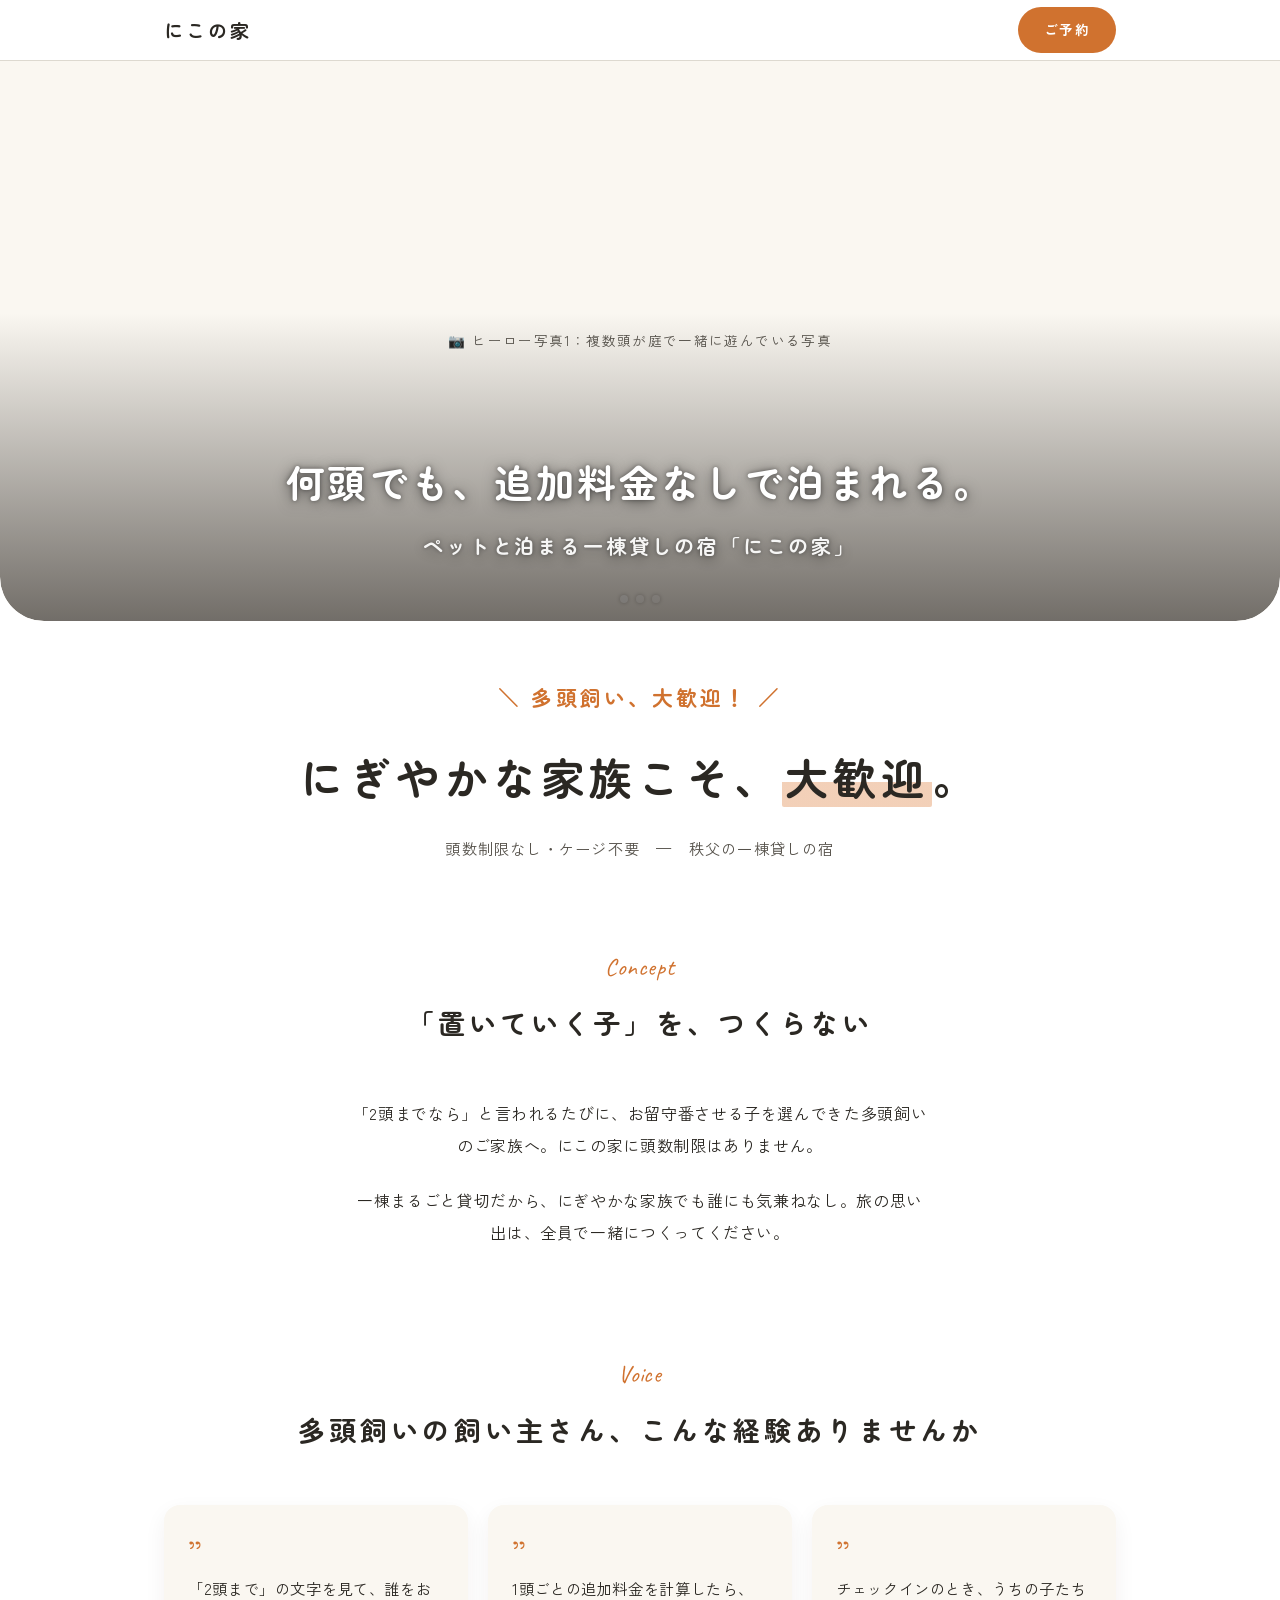
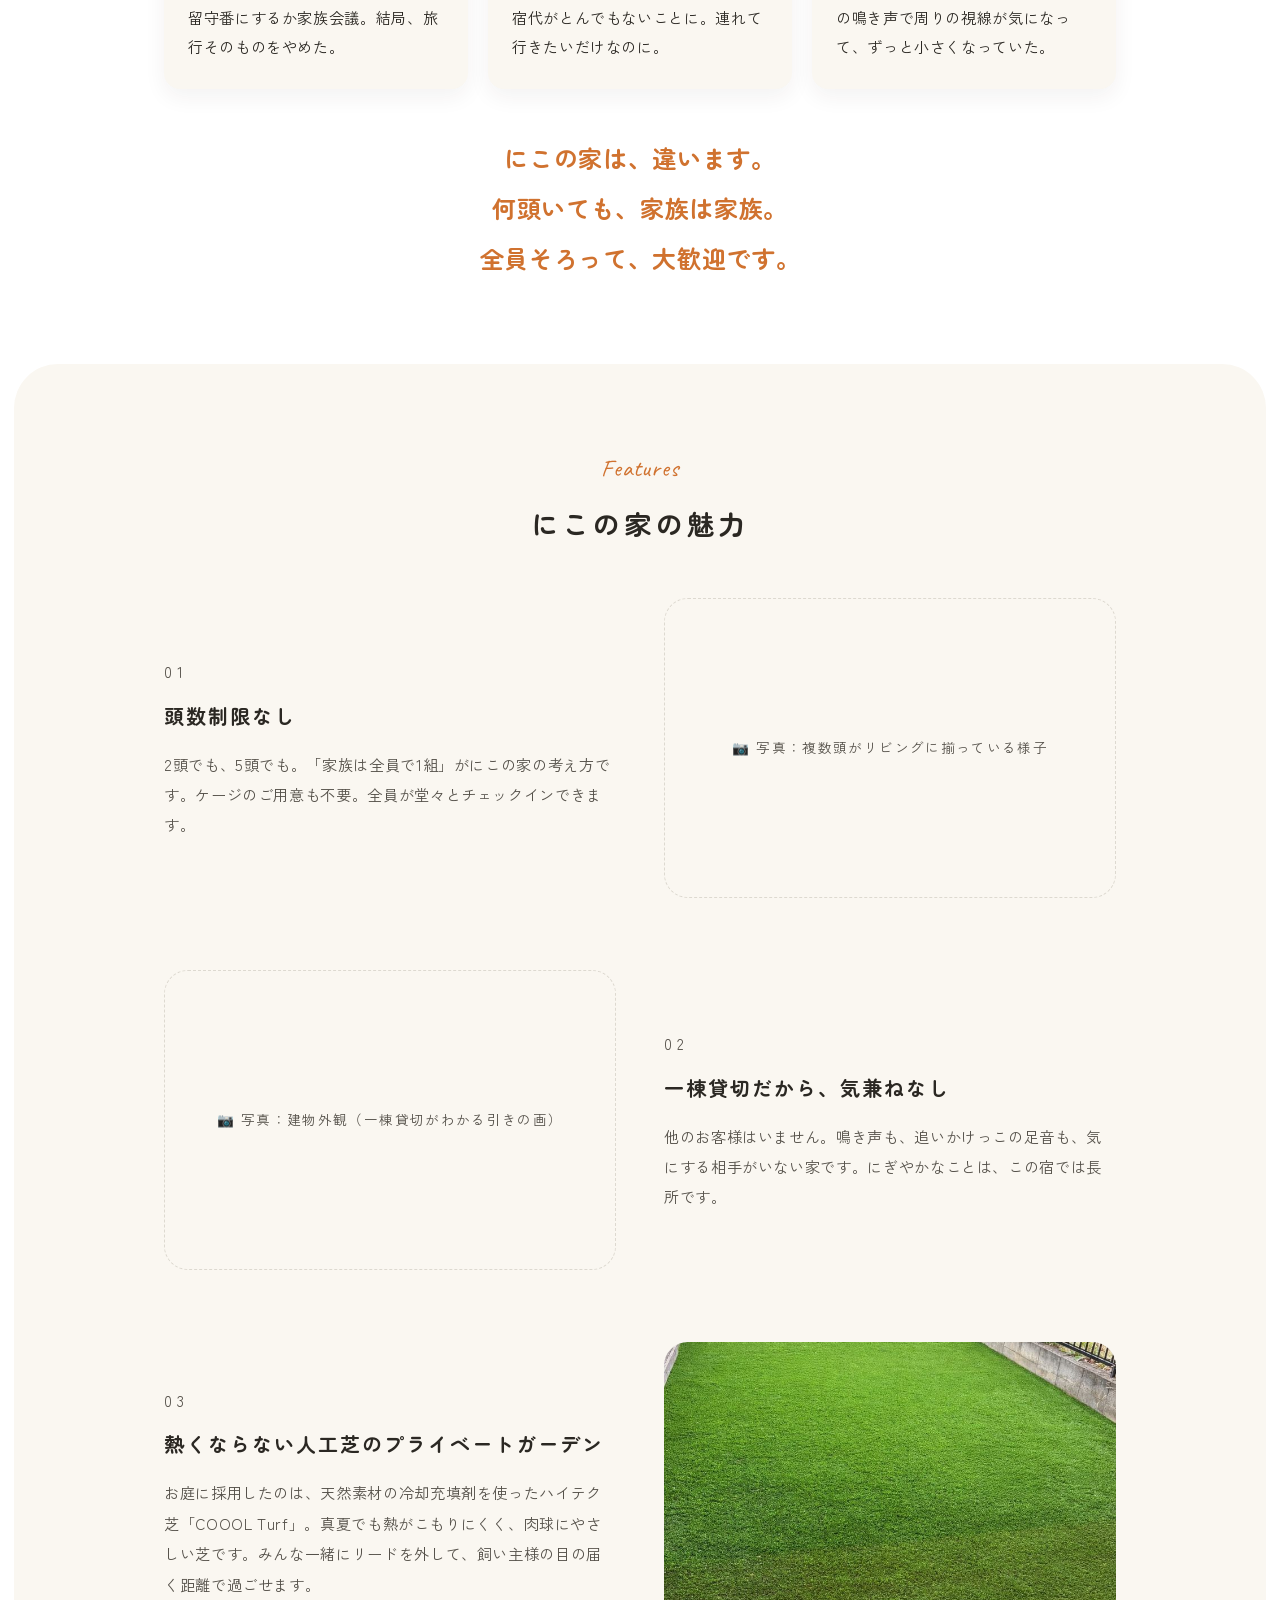
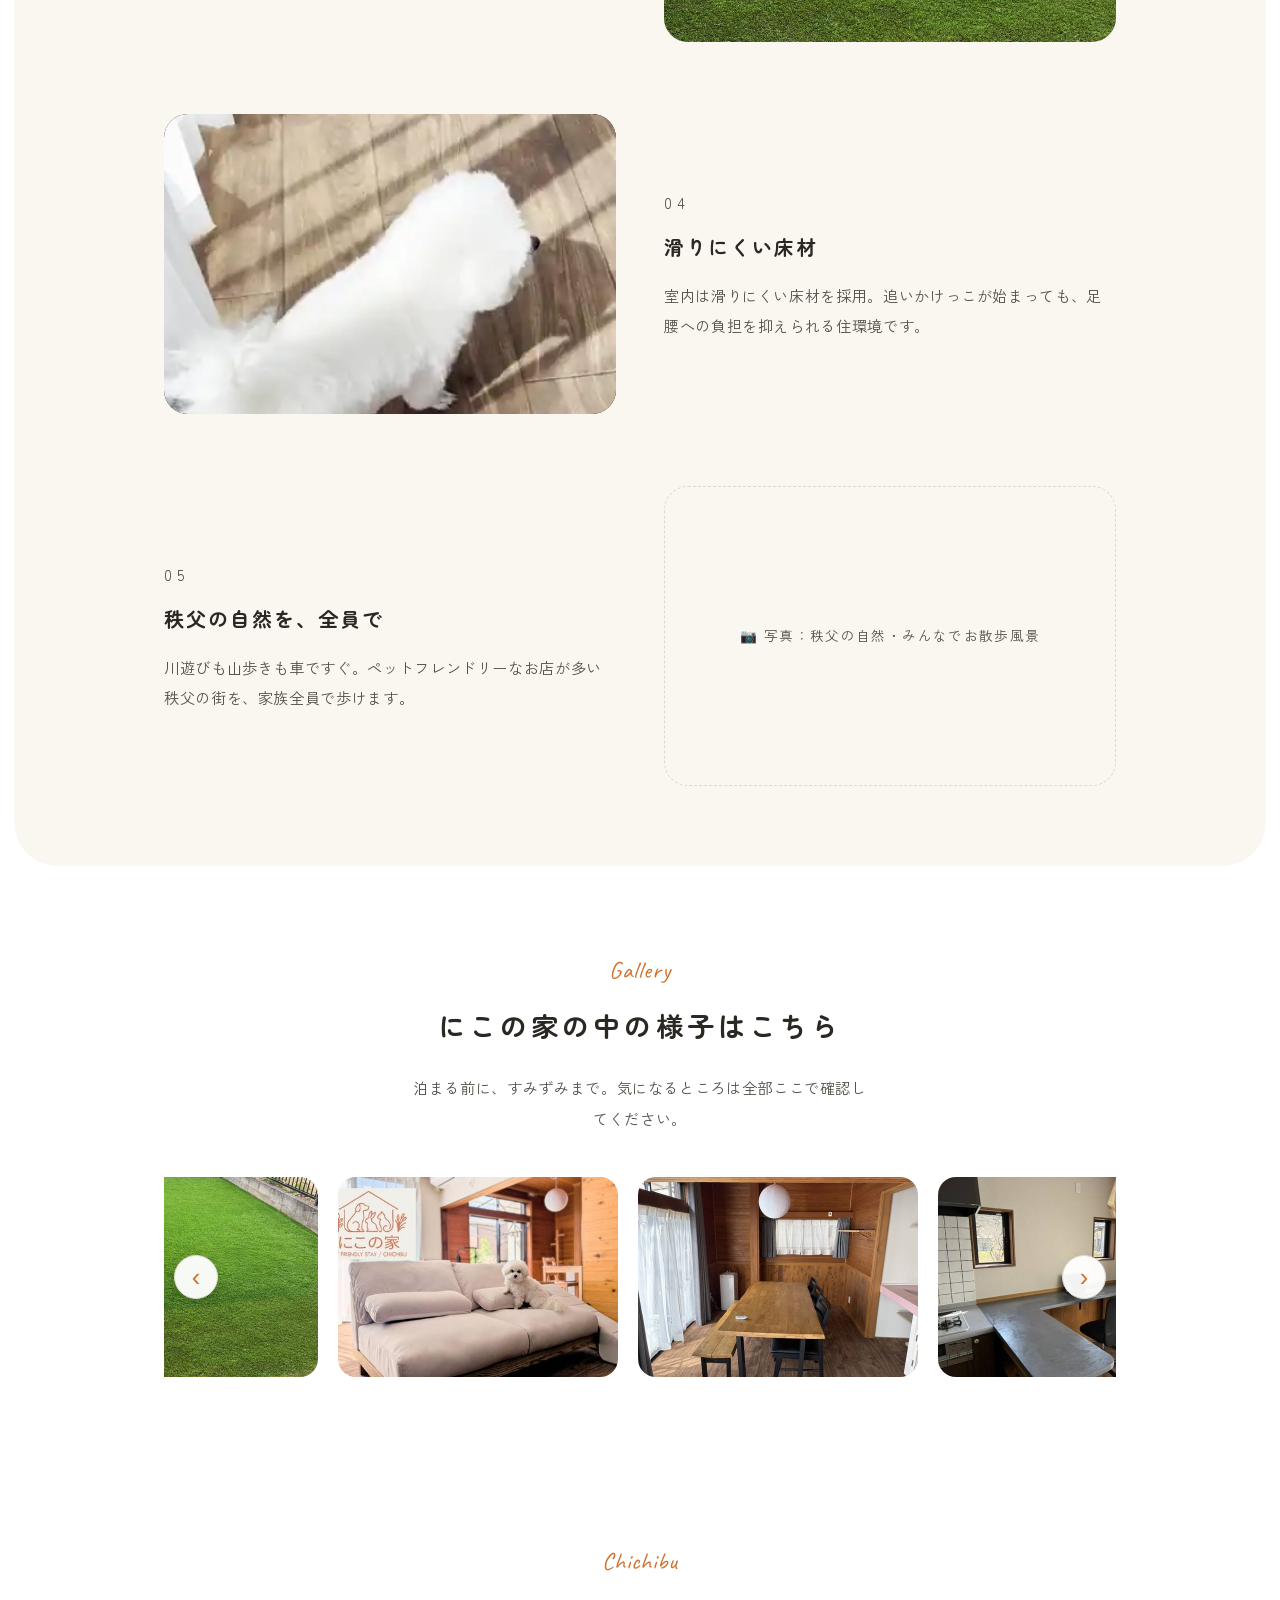
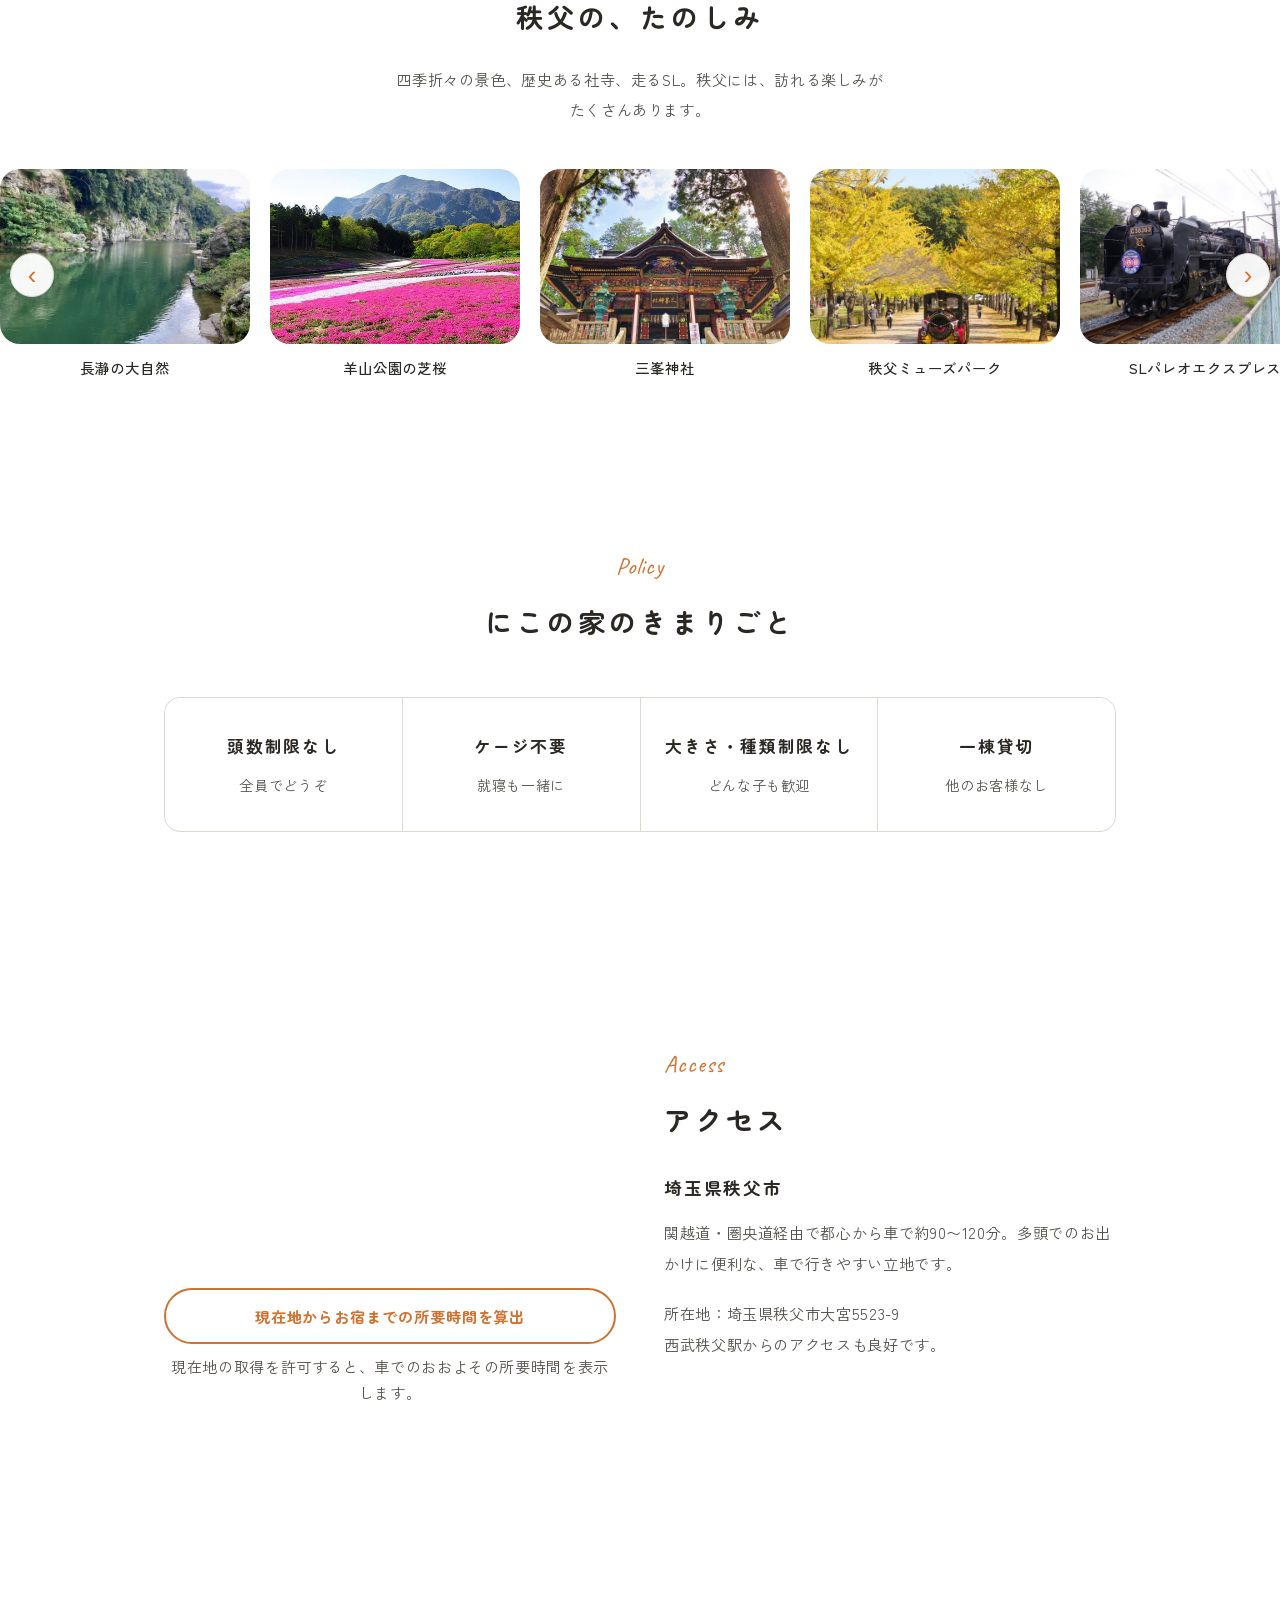
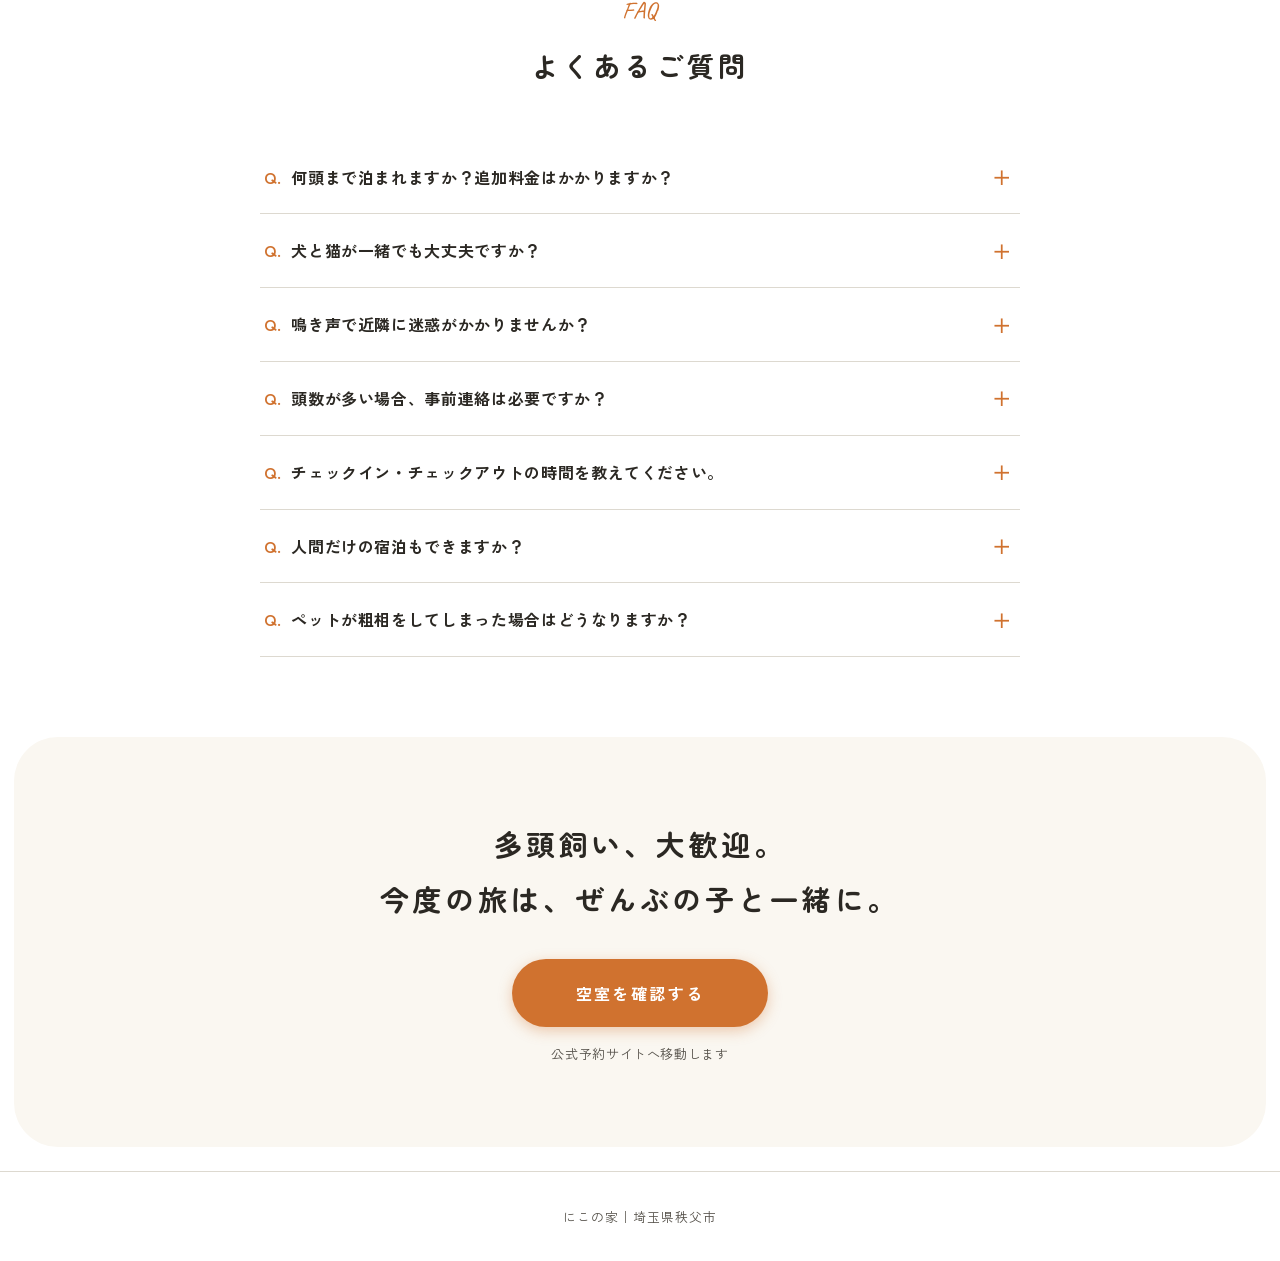
<file: lp/lp/lp2_multi-pets.html>
<!DOCTYPE html>
<html lang="ja">
<head>
<meta charset="UTF-8">
<meta name="viewport" content="width=device-width, initial-scale=1.0">
<meta name="color-scheme" content="light only">
<title>にこの家｜多頭飼いOK・頭数制限なしの宿・秩父</title>
<meta name="description" content="頭数制限なし・ケージ不要。多頭飼いのご家族が全員で泊まれる秩父の一棟貸しの宿「にこの家」。">
<link rel="preconnect" href="https://fonts.googleapis.com">
<link rel="preconnect" href="https://fonts.gstatic.com" crossorigin>
<link href="https://fonts.googleapis.com/css2?family=Caveat:wght@600&family=Zen+Maru+Gothic:wght@500;700&family=Zen+Kaku+Gothic+New:wght@400;500;700&display=swap" rel="stylesheet">
<style>
:root{
  color-scheme:light only;
  --ink:#2B2823;
  --gray:#55514A;
  --accent:#8FA382;
  --btn:#D0722F;
  --btn-hover:#B35F22;
  --bg:#FFFFFF;
  --bg-sub:#FAF7F1;
  --line:#DDD9D0;
}
*{margin:0;padding:0;box-sizing:border-box}
html{scroll-behavior:smooth}
body{font-family:'Zen Kaku Gothic New',sans-serif;color:var(--ink) !important;background:#FFFFFF !important;line-height:2;font-size:16px;letter-spacing:.04em}
img{max-width:100%;display:block}
.wrap{max-width:1000px;margin:0 auto;padding:0 24px}

/* 写真プレースホルダー（実写真に差し替え） */
.ph{background:var(--bg-sub);border:1px dashed var(--line);border-radius:16px;display:flex;align-items:center;justify-content:center;color:var(--gray);font-size:.85rem;letter-spacing:.1em;text-align:center;padding:12px}
.ph::before{content:"📷 ";margin-right:6px}

/* header */
header{position:sticky;top:0;z-index:50;background:rgba(255,255,255,.95);border-bottom:1px solid var(--line)}
.nav{display:flex;justify-content:space-between;align-items:center;height:60px}
.logo{font-family:'Zen Maru Gothic',sans-serif;font-weight:600;font-size:1.2rem;color:var(--ink);text-decoration:none;letter-spacing:.15em}
.nav-cta{background:var(--btn);color:#fff !important;text-decoration:none;padding:9px 26px;font-size:.85rem;font-weight:700;letter-spacing:.1em;border-radius:999px;transition:background .2s}
.nav-cta:hover{background:var(--btn-hover)}

/* hero */
.hero{position:relative}
.hero .ph{height:min(72vh,560px)}
.hero-copy{text-align:center;padding:56px 24px 0}
.hero-copy h1{font-family:'Zen Maru Gothic',sans-serif;font-weight:600;font-size:clamp(1.6rem,4.5vw,2.4rem);line-height:1.9;letter-spacing:.12em}
.hero-copy p{margin-top:16px;color:var(--gray);font-size:.95rem;letter-spacing:.08em}

/* section common */
section{padding:80px 0}
.label{text-align:center;margin-bottom:48px}
.label .en{display:block;font-size:.75rem;letter-spacing:.35em;color:var(--accent);text-transform:uppercase;margin-bottom:8px}
.label .ja{font-family:'Zen Maru Gothic',sans-serif;font-weight:600;font-size:clamp(1.3rem,3.2vw,1.7rem);letter-spacing:.15em}

/* concept */
.concept{text-align:center}
.concept p{max-width:36em;margin:0 auto 1.4em}

/* features */
.features{background:var(--bg-sub)}
.feature{display:grid;grid-template-columns:1fr 1fr;gap:48px;align-items:center;margin-bottom:72px}
.feature:last-child{margin-bottom:0}
.feature .ph{height:300px}
.feature:nth-child(even) .f-img{order:2}
.num{font-family:'Zen Maru Gothic',sans-serif;color:var(--accent);font-size:.9rem;letter-spacing:.3em;margin-bottom:12px}
.feature h3{font-family:'Zen Maru Gothic',sans-serif;font-weight:600;font-size:1.25rem;letter-spacing:.1em;margin-bottom:16px;line-height:1.7}
.feature p{color:var(--gray);font-size:.95rem}
@media(max-width:720px){.feature{grid-template-columns:1fr;gap:24px}.feature:nth-child(even) .f-img{order:0}}

/* rules */
.rules-grid{display:grid;grid-template-columns:repeat(auto-fit,minmax(200px,1fr));gap:1px;background:var(--line);border:1px solid var(--line);border-radius:16px;overflow:hidden}
.rule{background:#fff;padding:32px 20px;text-align:center}
.rule .t{font-family:'Zen Maru Gothic',sans-serif;font-weight:600;font-size:1.05rem;letter-spacing:.1em;margin-bottom:8px}
.rule .d{color:var(--gray);font-size:.88rem}

/* access */
.access-inner{display:grid;grid-template-columns:1fr 1fr;gap:48px;align-items:center}
.access .ph{height:280px}
.access h3{font-family:'Zen Maru Gothic',sans-serif;font-weight:600;font-size:1.1rem;margin-bottom:12px;letter-spacing:.1em}
.access p{color:var(--gray);font-size:.95rem;margin-bottom:20px}
@media(max-width:720px){.access-inner{grid-template-columns:1fr}}

/* cta */
.cta{background:var(--bg-sub);text-align:center}
.cta h2{font-family:'Zen Maru Gothic',sans-serif;font-weight:600;font-size:clamp(1.3rem,3.5vw,1.8rem);letter-spacing:.12em;line-height:1.9;margin-bottom:32px}
.btn{display:inline-block;background:var(--btn);color:#fff !important;text-decoration:none;padding:18px 64px;font-size:1rem;font-weight:700;letter-spacing:.15em;border-radius:999px;box-shadow:0 4px 14px rgba(208,114,47,.35);transition:background .2s,transform .15s}
.btn:hover{background:var(--btn-hover);transform:translateY(-1px)}
.btn-note{display:block;margin-top:14px;font-size:.82rem;color:var(--gray)}

footer{border-top:1px solid var(--line);text-align:center;padding:32px 24px;font-size:.8rem;color:var(--gray);letter-spacing:.08em}
@media (prefers-reduced-motion:reduce){*{transition:none!important}}

/* welcome badge */
.welcome{display:block;color:var(--btn);font-family:'Zen Maru Gothic',sans-serif;font-weight:700;letter-spacing:.15em;font-size:clamp(1.05rem,3vw,1.3rem);margin-bottom:16px}
/* empathy section */
.empathy{background:#FFFFFF;padding-top:0}
.quotes{display:grid;grid-template-columns:repeat(auto-fit,minmax(250px,1fr));gap:20px;margin-bottom:44px}
.q{background:var(--bg-sub);border-radius:16px;padding:28px 24px;font-size:.95rem;color:var(--ink);line-height:1.9}
.q::before{content:"”";font-family:'Zen Maru Gothic',sans-serif;font-size:2.2rem;color:var(--btn);line-height:1;display:block;margin-bottom:6px}
.answer{text-align:center;font-family:'Zen Maru Gothic',sans-serif;font-weight:700;font-size:clamp(1.15rem,3.2vw,1.5rem);color:var(--btn);line-height:2.1}
.sp{display:none}
@media(max-width:600px){.sp{display:inline}}

/* === emo upgrade === */
.label .en{font-family:'Caveat',cursive;font-size:1.5rem;letter-spacing:.04em;text-transform:none;color:var(--btn);margin-bottom:4px}
.mk{background:linear-gradient(transparent 60%,rgba(224,138,78,.4) 60%);padding:0 .06em;border-radius:2px}
.hero-copy h1{font-size:clamp(1.8rem,5vw,2.7rem)}
.features{border-radius:44px;margin:0 14px}
.cta{border-radius:44px;margin:0 14px 24px}
.q{box-shadow:0 8px 22px rgba(43,40,35,.06)}
.feature .ph,.access .ph{border-radius:24px}
.hero .ph{border-radius:0 0 44px 44px;border-top:none}
.fadein{opacity:0;transform:translateY(26px);transition:opacity .9s cubic-bezier(.22,.6,.3,1),transform .9s cubic-bezier(.22,.6,.3,1)}
.fadein.show{opacity:1;transform:none}
@media (prefers-reduced-motion:reduce){.fadein{opacity:1!important;transform:none!important;transition:none!important}}

/* === chichibu marquee === */
.chichibu{padding:80px 0;overflow:hidden}
.chi-lead{text-align:center;color:var(--gray);margin:-28px auto 44px;font-size:.95rem;padding:0 24px;max-width:36em}
.marquee{overflow:hidden;width:100%}
.m-track{display:flex;gap:20px;width:max-content}
.m-card{width:250px;flex-shrink:0;margin:0}
.m-card .ph{height:175px;border-radius:20px;font-size:.78rem}
.m-card figcaption{text-align:center;margin-top:10px;font-size:.9rem;color:var(--ink);font-weight:500;letter-spacing:.06em}
@keyframes scrollx{from{transform:translateX(0)}to{transform:translateX(-50%)}}
@media (prefers-reduced-motion:reduce){.m-track{animation:none}.marquee{overflow-x:auto;-webkit-overflow-scrolling:touch}}

.m-photo{width:100%;height:175px;object-fit:cover;border-radius:20px;display:block}
.f-photo{width:100%;height:300px;object-fit:cover;border-radius:24px;display:block}
.f-video{width:100%;height:300px;object-fit:cover;border-radius:24px;display:block;background:#000}

/* === google map === */
.map-box{width:100%}
.gmap{width:100%;height:280px;border:0;border-radius:24px;display:block;filter:saturate(.9)}
.route-btn{display:block;width:100%;margin-top:16px;background:#fff;color:var(--btn);border:2px solid var(--btn);border-radius:999px;padding:15px 20px;font-family:'Zen Maru Gothic',sans-serif;font-weight:700;font-size:.95rem;letter-spacing:.06em;cursor:pointer;transition:background .2s,color .2s}
.route-btn:hover{background:var(--btn);color:#fff}
.route-btn:disabled{opacity:.6;cursor:wait}
.route-note{font-size:.8rem;color:var(--gray);margin-top:10px;text-align:center;line-height:1.7}

.route-result{margin-top:18px;background:var(--bg-sub);border-radius:20px;padding:24px 20px;text-align:center}
.rr-main{margin:0;line-height:1.4}
.rr-time{font-family:'Zen Maru Gothic',sans-serif;font-weight:700;font-size:clamp(1.7rem,6vw,2.2rem);color:var(--btn);display:block}
.rr-unit{font-size:.8rem;color:var(--gray);display:block;margin-top:4px}
.rr-sub{font-size:.9rem;color:var(--ink);margin:10px 0 14px}
.rr-link{font-size:.88rem;color:var(--btn);font-weight:700;text-decoration:underline;text-underline-offset:4px}

/* === faq === */
.faq{background:#fff}
.faq-list{max-width:760px;margin:0 auto}
.faq-list details{border-bottom:1px solid var(--line)}
.faq-list summary{list-style:none;cursor:pointer;padding:22px 40px 22px 4px;font-weight:700;font-size:1rem;color:var(--ink);position:relative;line-height:1.8}
.faq-list summary::-webkit-details-marker{display:none}
.faq-list summary::before{content:"Q.";color:var(--btn);font-family:'Zen Maru Gothic',sans-serif;font-weight:700;margin-right:10px}
.faq-list summary::after{content:"＋";position:absolute;right:8px;top:50%;transform:translateY(-50%);color:var(--btn);font-size:1.2rem;transition:transform .2s}
.faq-list details[open] summary::after{content:"−"}
.faq-list .faq-a{padding:0 4px 24px;color:var(--gray);font-size:.95rem;line-height:2}
.faq-list .faq-a::before{content:"A.";color:var(--accent);font-family:'Zen Maru Gothic',sans-serif;font-weight:700;margin-right:10px}

/* === hero slideshow === */
.hero-slides{position:relative;height:min(72vh,560px);overflow:hidden;border-radius:0 0 44px 44px}
.hero-slide{position:absolute;inset:0;opacity:0;transition:opacity 1.8s ease;z-index:0}
.hero-slide.is-active{opacity:1;z-index:1}
.hero-slide .ph,.hero-slide img,.hero-slide video{width:100%;height:100%;object-fit:cover;border-radius:0;border:none}
.hero-dots{position:absolute;bottom:18px;left:50%;transform:translateX(-50%);display:flex;gap:8px;z-index:2}
.hero-dots span{width:8px;height:8px;border-radius:50%;background:rgba(255,255,255,.55);box-shadow:0 0 4px rgba(0,0,0,.3);transition:background .3s}
.hero-dots span.on{background:#fff}
@media (prefers-reduced-motion:reduce){.hero-slide{transition:none}}

/* === hero tag === */
.hero-tag{position:absolute;left:50%;bottom:56px;transform:translateX(-50%);z-index:3;background:none;color:#fff;font-family:'Zen Maru Gothic',sans-serif;font-weight:700;font-size:clamp(1.25rem,4.2vw,2.1rem);letter-spacing:.08em;line-height:1.9;padding:0 20px;text-align:center;width:max-content;max-width:calc(100% - 32px);text-shadow:0 2px 14px rgba(0,0,0,.55),0 0 4px rgba(0,0,0,.4)}
.hero-tag .tag-strong{display:block;font-size:1.15em}
.hero-tag .tag-name{display:block;font-size:.6em;letter-spacing:.14em;margin-top:8px;opacity:.92}
.hero-slides::after{content:"";position:absolute;inset:auto 0 0 0;height:55%;background:linear-gradient(to top,rgba(30,25,20,.62),rgba(30,25,20,0));z-index:2;pointer-events:none;border-radius:0 0 44px 44px}

/* === gallery === */
.gallery{background:#fff;overflow:hidden}
.g-lead{text-align:center;color:var(--gray);margin:-28px auto 44px;font-size:.95rem;max-width:34em;padding:0 24px}
.g-marquee{overflow:hidden;width:100%}
.g-track{display:flex;gap:20px;width:max-content}
.g-cell{margin:0;width:280px;flex-shrink:0}
.g-cell .ph,.g-cell img{width:100%;height:200px;object-fit:cover;border-radius:18px;display:block}
.g-cell .ph{height:200px;font-size:.75rem}
.g-cell figcaption{text-align:center;margin-top:8px;font-size:.88rem;color:var(--ink);font-weight:500;letter-spacing:.06em}
@keyframes scrollx-rev{from{transform:translateX(-50%)}to{transform:translateX(0)}}
@media (prefers-reduced-motion:reduce){.g-track{animation:none}.g-marquee{overflow-x:auto;-webkit-overflow-scrolling:touch}}

/* === carousel manual control === */
.car-shell{position:relative}
.car-btn{position:absolute;top:50%;transform:translateY(-50%);z-index:5;width:44px;height:44px;border-radius:50%;background:rgba(255,255,255,.95);border:1px solid var(--line);color:var(--btn);font-size:1.6rem;line-height:1;cursor:pointer;box-shadow:0 4px 14px rgba(0,0,0,.15);display:flex;align-items:center;justify-content:center;transition:background .2s,color .2s;padding:0}
.car-btn:hover{background:var(--btn);color:#fff;border-color:var(--btn)}
.car-btn.prev{left:10px}
.car-btn.next{right:10px}
.marquee{overflow-x:auto;scrollbar-width:none;cursor:grab}
.marquee::-webkit-scrollbar{display:none}
.marquee.dragging{cursor:grabbing;user-select:none}
</style>
<script type="application/ld+json">
{
  "@context": "https://schema.org",
  "@type": "LodgingBusiness",
  "name": "にこの家",
  "alternateName": "Niko's House",
  "address": {
    "@type": "PostalAddress",
    "streetAddress": "大宮5523-9",
    "addressLocality": "秩父市",
    "addressRegion": "埼玉県",
    "addressCountry": "JP",
    "postalCode": "368-0023"
  },
  "geo": {
    "@type": "GeoCoordinates",
    "latitude": 35.9924,
    "longitude": 139.0855
  },
  "url": "https://nicoshouse.airhost.co/ja",
  "petsAllowed": true,
  "amenityFeature": [
    {
      "@type": "LocationFeatureSpecification",
      "name": "一棟貸切",
      "value": true
    },
    {
      "@type": "LocationFeatureSpecification",
      "name": "頭数制限なし・ケージ不要",
      "value": true
    },
    {
      "@type": "LocationFeatureSpecification",
      "name": "人工芝のプライベートガーデン",
      "value": true
    },
    {
      "@type": "LocationFeatureSpecification",
      "name": "滑りにくい床材",
      "value": true
    },
    {
      "@type": "LocationFeatureSpecification",
      "name": "セルフチェックイン",
      "value": true
    }
  ],
  "potentialAction": {
    "@type": "ReserveAction",
    "target": "https://nicoshouse.airhost.co/ja"
  },
  "description": "頭数制限なし・ケージ不要。多頭飼いのご家族が全員で泊まれる埼玉県秩父市の一棟貸しペット民泊。一棟貸切だから鳴き声も足音も気兼ねなし。",
  "checkinTime": "15:00",
  "checkoutTime": "10:00"
}
</script>
<script type="application/ld+json">
{
  "@context": "https://schema.org",
  "@type": "FAQPage",
  "mainEntity": [
    {
      "@type": "Question",
      "name": "何頭まで泊まれますか？追加料金はかかりますか？",
      "acceptedAnswer": {
        "@type": "Answer",
        "text": "頭数の制限はありません。頭数による追加料金もございません。"
      }
    },
    {
      "@type": "Question",
      "name": "犬と猫が一緒でも大丈夫ですか？",
      "acceptedAnswer": {
        "@type": "Answer",
        "text": "大丈夫です。種類の異なる家族も、みんな一緒にどうぞ。"
      }
    },
    {
      "@type": "Question",
      "name": "鳴き声で近隣に迷惑がかかりませんか？",
      "acceptedAnswer": {
        "@type": "Answer",
        "text": "近隣住民の方にはご案内済みで、ご理解をいただいています。一棟貸切ですので、他のお客様への気兼ねも不要です。"
      }
    },
    {
      "@type": "Question",
      "name": "頭数が多い場合、事前連絡は必要ですか？",
      "acceptedAnswer": {
        "@type": "Answer",
        "text": "不要です。ご不安な点があれば、お気軽にご相談ください。"
      }
    },
    {
      "@type": "Question",
      "name": "チェックイン・チェックアウトの時間を教えてください。",
      "acceptedAnswer": {
        "@type": "Answer",
        "text": "チェックインは15:00、チェックアウトは10:00です。セルフチェックイン方式なので、到着後すぐにご家族だけの時間をお過ごしいただけます。"
      }
    },
    {
      "@type": "Question",
      "name": "人間だけの宿泊もできますか？",
      "acceptedAnswer": {
        "@type": "Answer",
        "text": "可能です。ペット連れでない方もお気軽にご利用ください。"
      }
    },
    {
      "@type": "Question",
      "name": "ペットが粗相をしてしまった場合はどうなりますか？",
      "acceptedAnswer": {
        "@type": "Answer",
        "text": "清掃道具をご用意していますので、清掃にご協力をお願いします。ご不安な場合はマナーパンツ等の着用をおすすめします。著しい破損や特別な清掃が必要な場合は、別途費用を請求させていただく可能性があります。"
      }
    }
  ]
}
</script>
<link rel="canonical" href="https://nikonote04.github.io/nicoshouse/lp/lp2_multi-pets.html">
</head>
<body>

<header>
  <div class="wrap nav">
    <a class="logo" href="#">にこの家</a>
    <a class="nav-cta" href="https://nicoshouse.airhost.co/ja" target="_blank" rel="noopener">ご予約</a>
  </div>
</header>

<div class="hero">
  <div class="hero-slides">
    <p class="hero-tag"><span class="tag-strong">何頭でも、追加料金なしで泊まれる。</span><span class="tag-name">ペットと泊まる一棟貸しの宿「にこの家」</span></p>
    <div class="hero-slide is-active"><div class="ph">ヒーロー写真1：複数頭が庭で一緒に遊んでいる写真</div></div>
    <div class="hero-slide"><div class="ph">ヒーロー写真2：リビングに複数頭が揃っている写真</div></div>
    <div class="hero-slide"><div class="ph">ヒーロー写真3：みんなでお散歩している写真</div></div>
    <div class="hero-dots"><span class="on"></span><span></span><span></span></div>
  </div>
  <div class="hero-copy">
    <span class="welcome">＼ 多頭飼い、大歓迎！ ／</span>
    <h1>にぎやかな家族こそ、<br class="sp"><span class="mk">大歓迎</span>。</h1>
    <p>頭数制限なし・ケージ不要　—　秩父の一棟貸しの宿</p>
  </div>
</div>

<section class="concept">
  <div class="wrap">
    <div class="label"><span class="en">Concept</span><span class="ja">「置いていく子」を、つくらない</span></div>
    <p>「2頭までなら」と言われるたびに、お留守番させる子を選んできた多頭飼いのご家族へ。にこの家に頭数制限はありません。</p>
    <p>一棟まるごと貸切だから、にぎやかな家族でも誰にも気兼ねなし。旅の思い出は、全員で一緒につくってください。</p>
  </div>
</section>

<section class="empathy">
  <div class="wrap">
    <div class="label"><span class="en">Voice</span><span class="ja">多頭飼いの飼い主さん、こんな経験ありませんか</span></div>
    <div class="quotes">
      <div class="q">「2頭まで」の文字を見て、誰をお留守番にするか家族会議。結局、旅行そのものをやめた。</div>
      <div class="q">1頭ごとの追加料金を計算したら、宿代がとんでもないことに。連れて行きたいだけなのに。</div>
      <div class="q">チェックインのとき、うちの子たちの鳴き声で周りの視線が気になって、ずっと小さくなっていた。</div>
    </div>
    <p class="answer">にこの家は、違います。<br>何頭いても、家族は家族。<br>全員そろって、大歓迎です。</p>
  </div>
</section>

<section class="features">
  <div class="wrap">
    <div class="label"><span class="en">Features</span><span class="ja">にこの家の魅力</span></div>

    <div class="feature">
      <div class="f-img"><div class="ph">写真：複数頭がリビングに揃っている様子</div></div>
      <div>
        <p class="num">01</p>
        <h3>頭数制限なし</h3>
        <p>2頭でも、5頭でも。「家族は全員で1組」がにこの家の考え方です。ケージのご用意も不要。全員が堂々とチェックインできます。</p>
      </div>
    </div>

    <div class="feature">
      <div class="f-img"><div class="ph">写真：建物外観（一棟貸切がわかる引きの画）</div></div>
      <div>
        <p class="num">02</p>
        <h3>一棟貸切だから、気兼ねなし</h3>
        <p>他のお客様はいません。鳴き声も、追いかけっこの足音も、気にする相手がいない家です。にぎやかなことは、この宿では長所です。</p>
      </div>
    </div>

    <div class="feature">
      <div class="f-img"><img loading="lazy" decoding="async" class="f-photo" src="assets/img/2ae29bca89.jpg" alt="にこの家のプライベートガーデン（人工芝）"></div>
      <div>
        <p class="num">03</p>
        <h3>熱くならない人工芝のプライベートガーデン</h3>
        <p>お庭に採用したのは、天然素材の冷却充填剤を使ったハイテク芝「COOOL Turf」。真夏でも熱がこもりにくく、肉球にやさしい芝です。みんな一緒にリードを外して、飼い主様の目の届く距離で過ごせます。</p>
      </div>
    </div>

    <div class="feature">
      <div class="f-img"><video class="f-video" autoplay muted loop playsinline preload="auto" poster="assets/img/549f6003fb.webp" aria-label="滑りにくい床材の上を歩くようす"><source src="assets/video/floor.mp4" type="video/mp4"></video></div>
      <div>
        <p class="num">04</p>
        <h3>滑りにくい床材</h3>
        <p>室内は滑りにくい床材を採用。追いかけっこが始まっても、足腰への負担を抑えられる住環境です。</p>
      </div>
    </div>

    <div class="feature">
      <div class="f-img"><div class="ph">写真：秩父の自然・みんなでお散歩風景</div></div>
      <div>
        <p class="num">05</p>
        <h3>秩父の自然を、全員で</h3>
        <p>川遊びも山歩きも車ですぐ。ペットフレンドリーなお店が多い秩父の街を、家族全員で歩けます。</p>
      </div>
    </div>

  </div>
</section>

<section class="gallery">
  <div class="wrap">
    <div class="label"><span class="en">Gallery</span><span class="ja">にこの家の中の様子はこちら</span></div>
    <p class="g-lead">泊まる前に、すみずみまで。気になるところは全部ここで確認してください。</p>
    <div class="car-shell"><button type="button" class="car-btn prev" aria-label="前の写真へ">&#8249;</button><div class="marquee g-marquee" data-dir="rev"><div class="m-track g-track"><figure class="g-cell"><img loading="lazy" decoding="async" src="assets/img/4d64854c24.jpg" alt="にこの家のリビング"></figure><figure class="g-cell"><img loading="lazy" decoding="async" src="assets/img/67fb1f93dc.jpg" alt="ダイニング"></figure><figure class="g-cell"><img loading="lazy" decoding="async" src="assets/img/4d7bd4d662.jpg" alt="キッチンとワークスペース"></figure><figure class="g-cell"><img loading="lazy" decoding="async" src="assets/img/9e42eaa33e.jpg" alt="寝室"></figure><figure class="g-cell"><img loading="lazy" decoding="async" src="assets/img/e2959d23e9.jpg" alt="ベッドでくつろぐ看板犬にこ"></figure><figure class="g-cell"><img loading="lazy" decoding="async" src="assets/img/12acd98177.jpg" alt="玄関とキャットステップ"></figure><figure class="g-cell"><img loading="lazy" decoding="async" src="assets/img/ab8cde8abf.jpg" alt="浴室"></figure><figure class="g-cell"><img loading="lazy" decoding="async" src="assets/img/f40579db17.jpg" alt="キャットタワースペース"></figure><figure class="g-cell"><img loading="lazy" decoding="async" src="assets/img/632a575eac.jpg" alt="館内のアート"></figure><figure class="g-cell"><img loading="lazy" decoding="async" src="assets/img/6b41906a39.jpg" alt="お出かけ準備のにこたち"></figure><figure class="g-cell"><img loading="lazy" decoding="async" src="assets/img/2d62a4e132.jpg" alt="夜のテラス"></figure><figure class="g-cell"><img loading="lazy" decoding="async" src="assets/img/f1a984bc05.jpg" alt="夜の人工芝ガーデン"></figure><figure class="g-cell"><img loading="lazy" decoding="async" src="assets/img/543625c61e.jpg" alt="ドッグランスペース"></figure><figure class="g-cell"><img loading="lazy" decoding="async" src="assets/img/14a5cda7a7.jpg" alt="にこの家の外観"></figure><figure class="g-cell"><img loading="lazy" decoding="async" src="assets/img/b2becbfb31.jpg" alt="人工芝の庭（昼）"></figure></div></div><button type="button" class="car-btn next" aria-label="次の写真へ">&#8250;</button></div>
  </div>
</section>

<section class="chichibu">
  <div class="label"><span class="en">Chichibu</span><span class="ja">秩父の、たのしみ</span></div>
  <p class="chi-lead">四季折々の景色、歴史ある社寺、走るSL。秩父には、訪れる楽しみがたくさんあります。</p>
  <div class="car-shell"><button type="button" class="car-btn prev" aria-label="前の写真へ">&#8249;</button><div class="marquee" data-dir="fwd">
    <div class="m-track"><figure class="m-card"><img loading="lazy" decoding="async" class="m-photo" src="assets/img/c7bce7caa7.jpg" alt="長瀞の渓谷"><figcaption>長瀞の大自然</figcaption></figure><figure class="m-card"><img loading="lazy" decoding="async" class="m-photo" src="assets/img/707a1b0949.jpg" alt="羊山公園の芝桜と武甲山"><figcaption>羊山公園の芝桜</figcaption></figure><figure class="m-card"><img loading="lazy" decoding="async" class="m-photo" src="assets/img/a58d479f7e.jpg" alt="三峯神社の社殿"><figcaption>三峯神社</figcaption></figure><figure class="m-card"><img loading="lazy" decoding="async" class="m-photo" src="assets/img/b4b1ce1d20.jpg" alt="秩父ミューズパークのイチョウ並木"><figcaption>秩父ミューズパーク</figcaption></figure><figure class="m-card"><img loading="lazy" decoding="async" class="m-photo" src="assets/img/00b3e30c9c.jpg" alt="SLパレオエクスプレス C58 363"><figcaption>SLパレオエクスプレス</figcaption></figure><figure class="m-card"><img loading="lazy" decoding="async" class="m-photo" src="assets/img/5a90cd5a09.jpg" alt="秩父のシンボル 武甲山"><figcaption>壮大な武甲山</figcaption></figure></div>
  </div><button type="button" class="car-btn next" aria-label="次の写真へ">&#8250;</button></div>
</section>

<section>
  <div class="wrap">
    <div class="label"><span class="en">Policy</span><span class="ja">にこの家のきまりごと</span></div>
    <div class="rules-grid">
      <div class="rule"><p class="t">頭数制限なし</p><p class="d">全員でどうぞ</p></div>
      <div class="rule"><p class="t">ケージ不要</p><p class="d">就寝も一緒に</p></div>
      <div class="rule"><p class="t">大きさ・種類制限なし</p><p class="d">どんな子も歓迎</p></div>
      <div class="rule"><p class="t">一棟貸切</p><p class="d">他のお客様なし</p></div>
    </div>
  </div>
</section>

<section class="access">
  <div class="wrap access-inner">
    <div class="map-box">
      <iframe class="gmap" src="https://maps.google.com/maps?q=%E5%9F%BC%E7%8E%89%E7%9C%8C%E7%A7%A9%E7%88%B6%E5%B8%82%E5%A4%A7%E5%AE%AE5523-9&z=15&output=embed&hl=ja" loading="lazy" referrerpolicy="no-referrer-when-downgrade" title="にこの家の地図" allowfullscreen></iframe>
      <button type="button" class="route-btn" id="routeBtn">現在地からお宿までの所要時間を算出</button>
      <div class="route-result" id="routeResult" hidden>
        <p class="rr-main"><span class="rr-time" id="rrTime">--</span><span class="rr-unit">（車でのおおよその目安）</span></p>
        <p class="rr-sub" id="rrDist"></p>
        <a class="rr-link" id="rrLink" href="#" target="_blank" rel="noopener">Googleマップで詳しいルートを見る →</a>
      </div>
      <p class="route-note" id="routeNote">現在地の取得を許可すると、車でのおおよその所要時間を表示します。</p>
    </div>
    <div>
      <div class="label" style="text-align:left;margin-bottom:24px"><span class="en">Access</span><span class="ja">アクセス</span></div>
      <h3>埼玉県秩父市</h3>
      <p>関越道・圏央道経由で都心から車で約90〜120分。多頭でのお出かけに便利な、車で行きやすい立地です。</p>
      <p>所在地：埼玉県秩父市大宮5523-9<br>西武秩父駅からのアクセスも良好です。</p>
    </div>
  </div>
</section>

<section class="faq">
  <div class="wrap">
    <div class="label"><span class="en">FAQ</span><span class="ja">よくあるご質問</span></div>
    <div class="faq-list"><details><summary>何頭まで泊まれますか？追加料金はかかりますか？</summary><p class="faq-a">頭数の制限はありません。頭数による追加料金もございません。</p></details><details><summary>犬と猫が一緒でも大丈夫ですか？</summary><p class="faq-a">大丈夫です。種類の異なる家族も、みんな一緒にどうぞ。</p></details><details><summary>鳴き声で近隣に迷惑がかかりませんか？</summary><p class="faq-a">近隣住民の方にはご案内済みで、ご理解をいただいています。一棟貸切ですので、他のお客様への気兼ねも不要です。</p></details><details><summary>頭数が多い場合、事前連絡は必要ですか？</summary><p class="faq-a">不要です。ご不安な点があれば、お気軽にご相談ください。</p></details><details><summary>チェックイン・チェックアウトの時間を教えてください。</summary><p class="faq-a">チェックインは15:00、チェックアウトは10:00です。セルフチェックイン方式なので、到着後すぐにご家族だけの時間をお過ごしいただけます。</p></details><details><summary>人間だけの宿泊もできますか？</summary><p class="faq-a">可能です。ペット連れでない方もお気軽にご利用ください。</p></details><details><summary>ペットが粗相をしてしまった場合はどうなりますか？</summary><p class="faq-a">清掃道具をご用意していますので、清掃にご協力をお願いします。ご不安な場合はマナーパンツ等の着用をおすすめします。著しい破損や特別な清掃が必要な場合は、別途費用を請求させていただく可能性があります。</p></details></div>
  </div>
</section>

<section class="cta">
  <div class="wrap">
    <h2>多頭飼い、大歓迎。<br>今度の旅は、ぜんぶの子と一緒に。</h2>
    <a class="btn" href="https://nicoshouse.airhost.co/ja" target="_blank" rel="noopener">空室を確認する</a>
    <span class="btn-note">公式予約サイトへ移動します</span>
  </div>
</section>

<footer>にこの家｜埼玉県秩父市</footer>

<script>
(function(){
  if(matchMedia('(prefers-reduced-motion: reduce)').matches) return;
  var io=new IntersectionObserver(function(es){
    es.forEach(function(e){if(e.isIntersecting){e.target.classList.add('show');io.unobserve(e.target);}});
  },{threshold:.12});
  document.querySelectorAll('.feature,.q,.label,.answer,.rule,.concept p').forEach(function(el){
    el.classList.add('fadein');io.observe(el);
  });
})();
</script>
<script>
(function(){
  var btn=document.getElementById('routeBtn'), note=document.getElementById('routeNote'),
      box=document.getElementById('routeResult'), tEl=document.getElementById('rrTime'),
      dEl=document.getElementById('rrDist'), link=document.getElementById('rrLink');
  if(!btn) return;
  var DLAT=35.992400, DLNG=139.085500, ADDR=encodeURIComponent('埼玉県秩父市大宮5523-9');

  function hav(a,b,c,d){var R=6371,r=Math.PI/180,x=(c-a)*r,y=(d-b)*r,
    h=Math.sin(x/2)*Math.sin(x/2)+Math.cos(a*r)*Math.cos(c*r)*Math.sin(y/2)*Math.sin(y/2);
    return R*2*Math.atan2(Math.sqrt(h),Math.sqrt(1-h));}
  function fmt(m){m=Math.round(m);if(m<60)return m+'分';return Math.floor(m/60)+'時間'+(m%60?(m%60)+'分':'');}

  function show(min,km,lat,lng,est){
    tEl.textContent='約'+fmt(min);
    dEl.textContent='距離：約'+km.toFixed(0)+'km';
    link.href='https://www.google.com/maps/dir/?api=1&origin='+lat+','+lng+'&destination='+ADDR+'&travelmode=driving';
    box.hidden=false;
    note.textContent=est?'※直線距離からの概算です。実際の所要時間は交通状況により変わります。':'※交通状況により変わります。詳細はGoogleマップでご確認ください。';
    btn.disabled=false; btn.textContent='もう一度計算する';
  }

  btn.addEventListener('click',function(){
    if(!navigator.geolocation){note.textContent='この端末では現在地を取得できません。';return;}
    btn.disabled=true; btn.textContent='計算しています…';
    navigator.geolocation.getCurrentPosition(function(p){
      var la=p.coords.latitude, ln=p.coords.longitude;
      fetch('https://router.project-osrm.org/route/v1/driving/'+ln+','+la+';'+DLNG+','+DLAT+'?overview=false')
        .then(function(r){return r.json();})
        .then(function(j){
          if(j.routes&&j.routes[0]){show(j.routes[0].duration/60,j.routes[0].distance/1000,la,ln,false);}
          else{throw 0;}
        })
        .catch(function(){
          var km=hav(la,ln,DLAT,DLNG)*1.3;
          show(km/45*60,km,la,ln,true);
        });
    },function(){
      btn.disabled=false; btn.textContent='現在地からお宿までの所要時間を算出';
      note.textContent='現在地を取得できませんでした。位置情報の許可設定をご確認ください。';
    },{enableHighAccuracy:false,timeout:8000,maximumAge:300000});
  });
})();
</script>
<script>
(function(){
  var slides=document.querySelectorAll('.hero-slide');
  var dots=document.querySelectorAll('.hero-dots span');
  if(slides.length<2) return;
  var i=0, INTERVAL=5000;
  setInterval(function(){
    slides[i].classList.remove('is-active'); if(dots[i]) dots[i].classList.remove('on');
    i=(i+1)%slides.length;
    slides[i].classList.add('is-active'); if(dots[i]) dots[i].classList.add('on');
  }, INTERVAL);
})();
</script>
<script>
(function(){
  var reduce=matchMedia('(prefers-reduced-motion: reduce)').matches;
  document.querySelectorAll('.car-shell').forEach(function(shell){
    var mq=shell.querySelector('.marquee');
    var track=mq.firstElementChild;track.innerHTML+=track.innerHTML;
    var dir=mq.getAttribute('data-dir')==='rev'?-1:1;
    var speed=reduce?0:0.55;
    var paused=false, idle;

    function half(){return track.scrollWidth/2;}
    if(dir<0) mq.scrollLeft=half();

    function wrap(){
      var h=half();
      if(mq.scrollLeft>=h) mq.scrollLeft-=h;
      else if(mq.scrollLeft<=0) mq.scrollLeft+=h;
    }
    mq.addEventListener('scroll',wrap,{passive:true});

    (function loop(){
      if(!paused&&speed) {mq.scrollLeft+=speed*dir;}
      requestAnimationFrame(loop);
    })();

    function pause(ms){paused=true;clearTimeout(idle);idle=setTimeout(function(){paused=false;},ms||3500);}
    ['touchstart','wheel','pointerdown'].forEach(function(ev){mq.addEventListener(ev,function(){pause();},{passive:true});});

    shell.querySelectorAll('.car-btn').forEach(function(b){
      b.addEventListener('click',function(){
        pause(5000);
        var card=track.querySelector('figure');
        var step=card?card.getBoundingClientRect().width+20:280;
        mq.scrollBy({left:(b.classList.contains('next')?1:-1)*step,behavior:'smooth'});
      });
    });

    var down=false,sx=0,sl=0;
    mq.addEventListener('mousedown',function(e){down=true;sx=e.pageX;sl=mq.scrollLeft;mq.classList.add('dragging');e.preventDefault();});
    window.addEventListener('mousemove',function(e){if(down){mq.scrollLeft=sl-(e.pageX-sx);}});
    window.addEventListener('mouseup',function(){down=false;mq.classList.remove('dragging');});
  });
})();
</script>
</body>
</html>
</file>
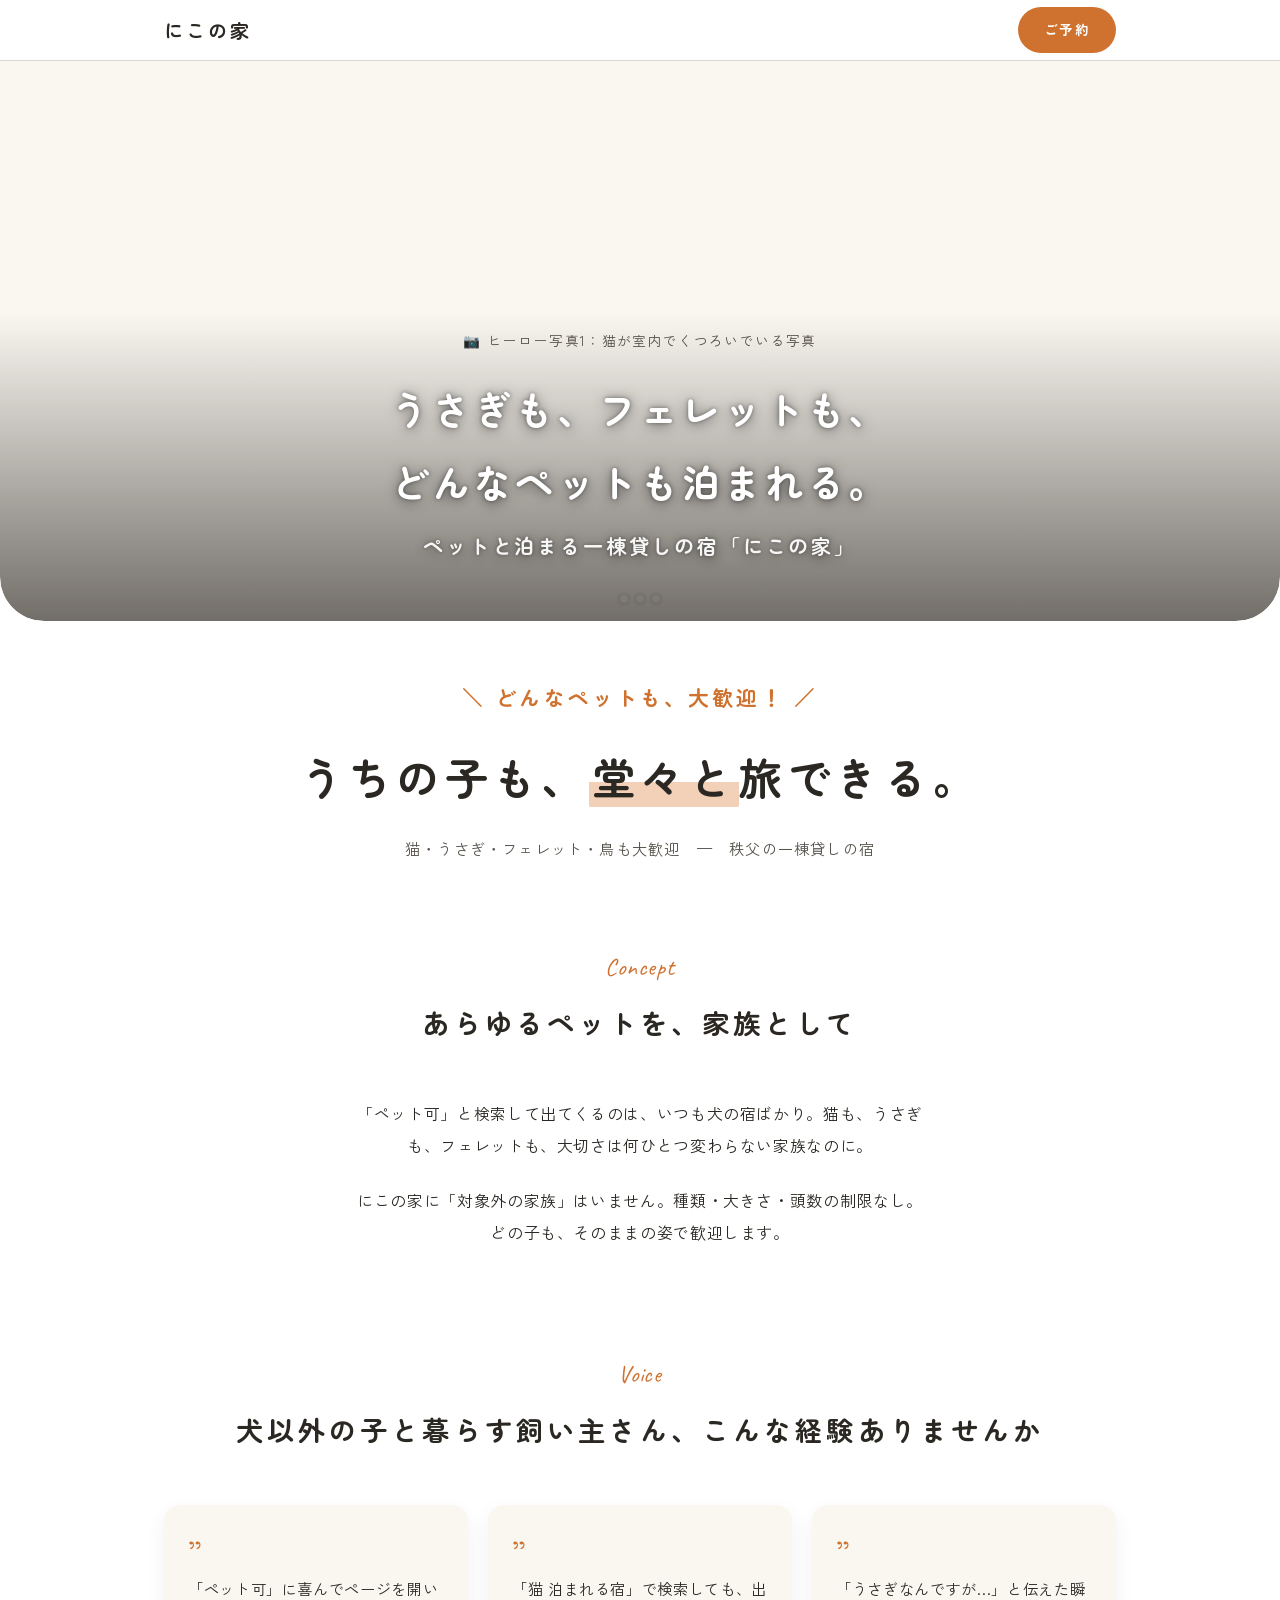
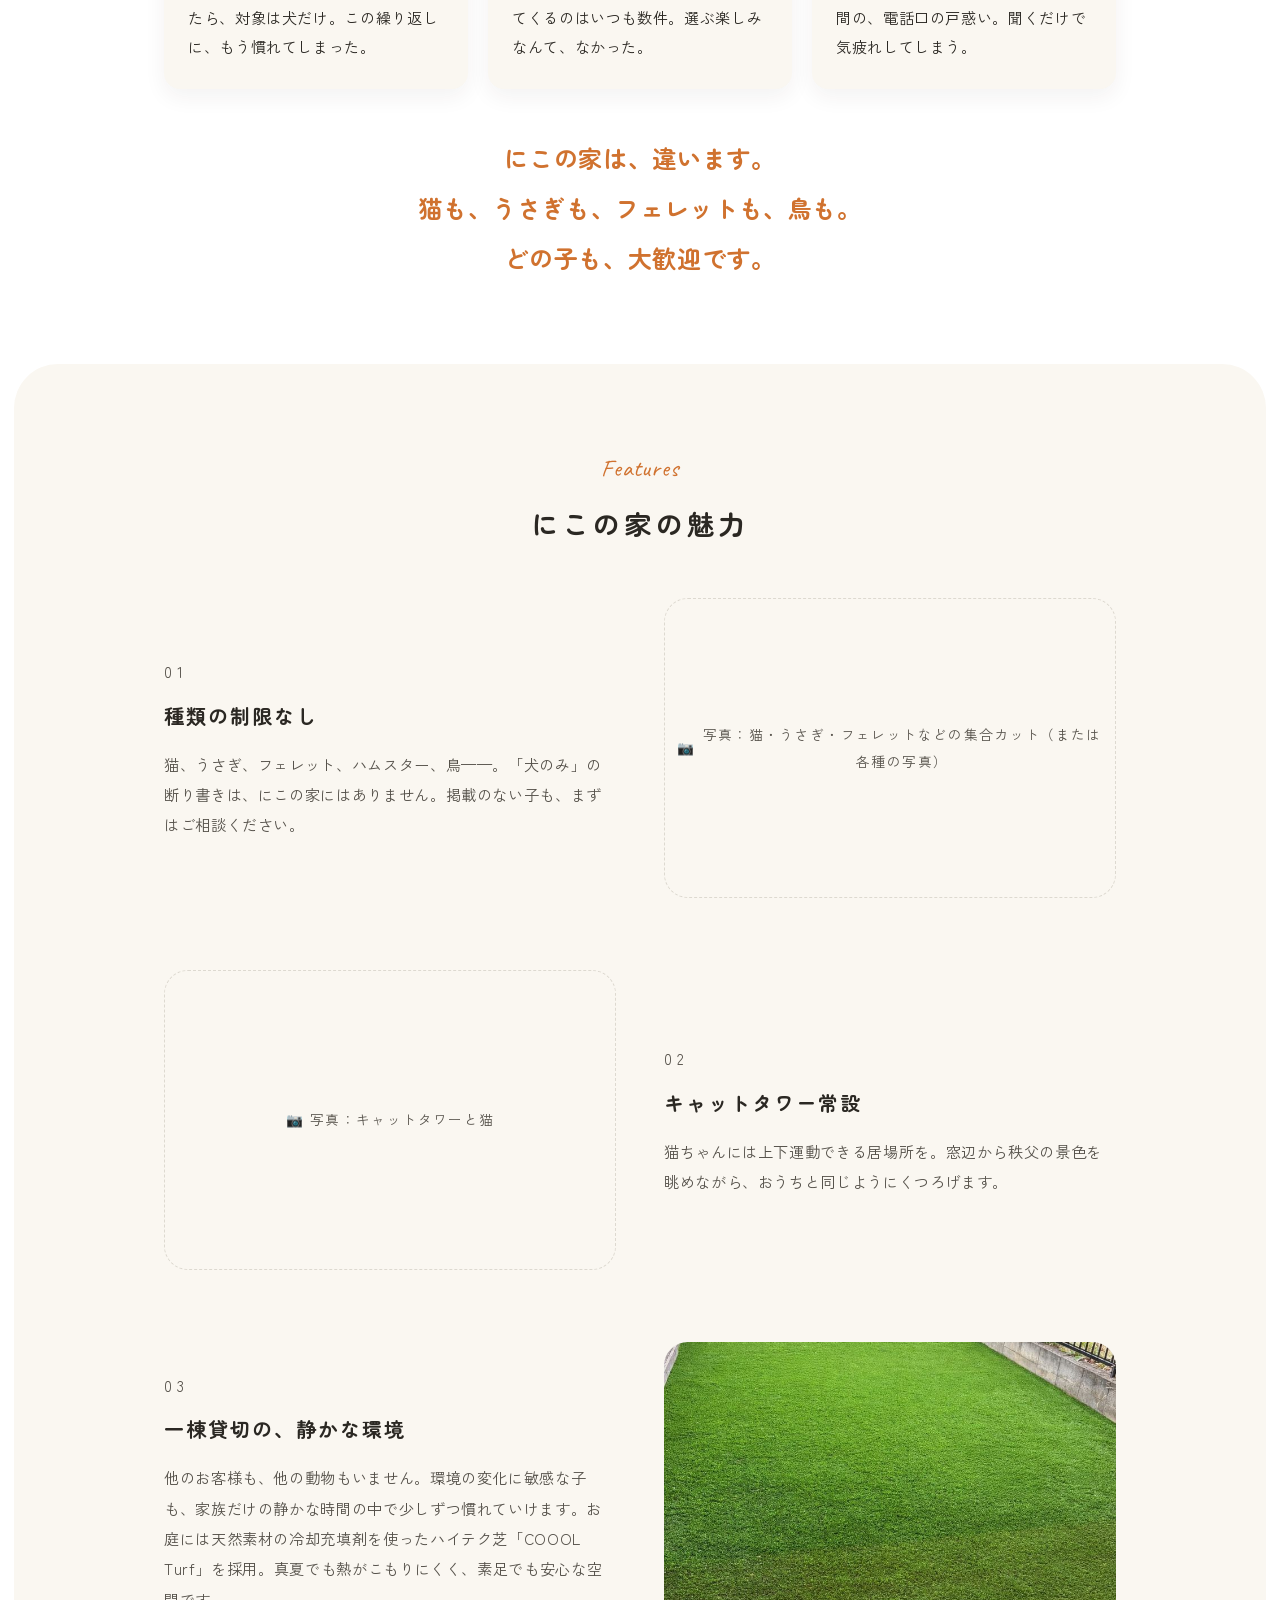
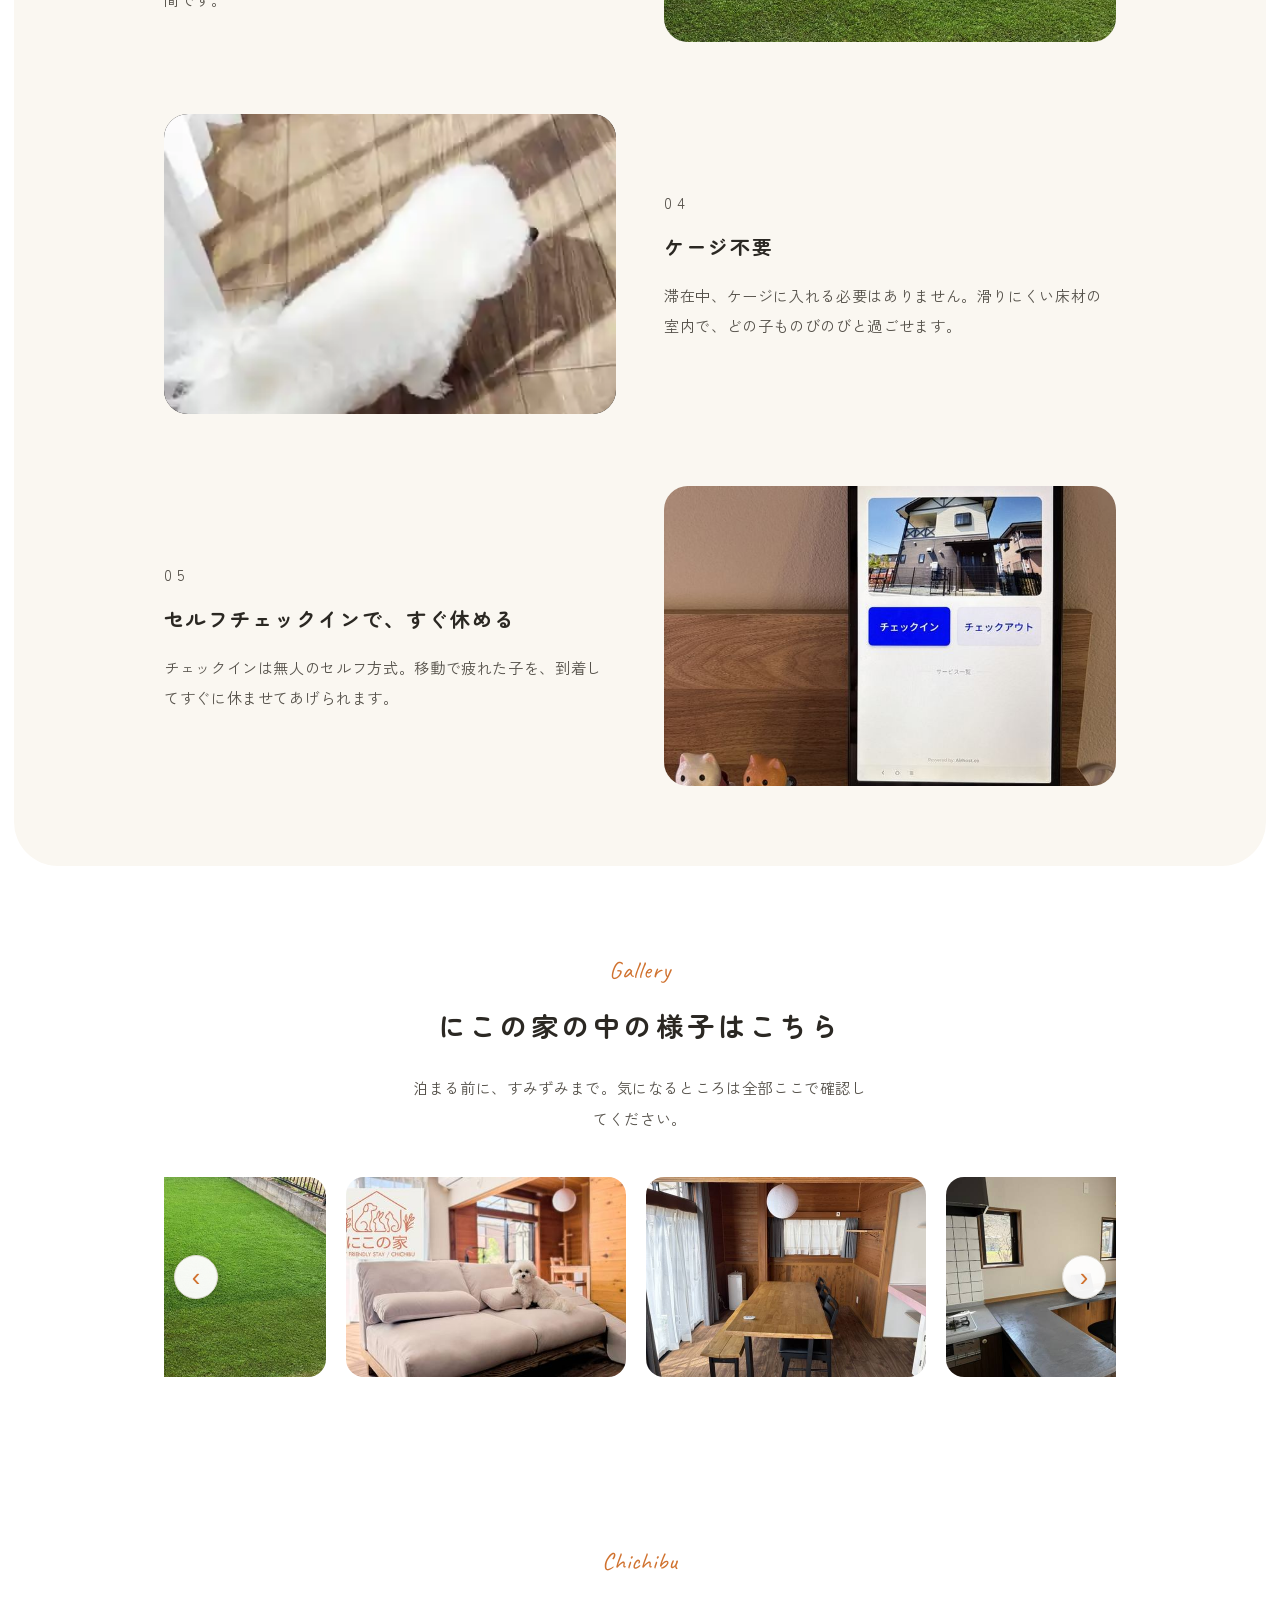
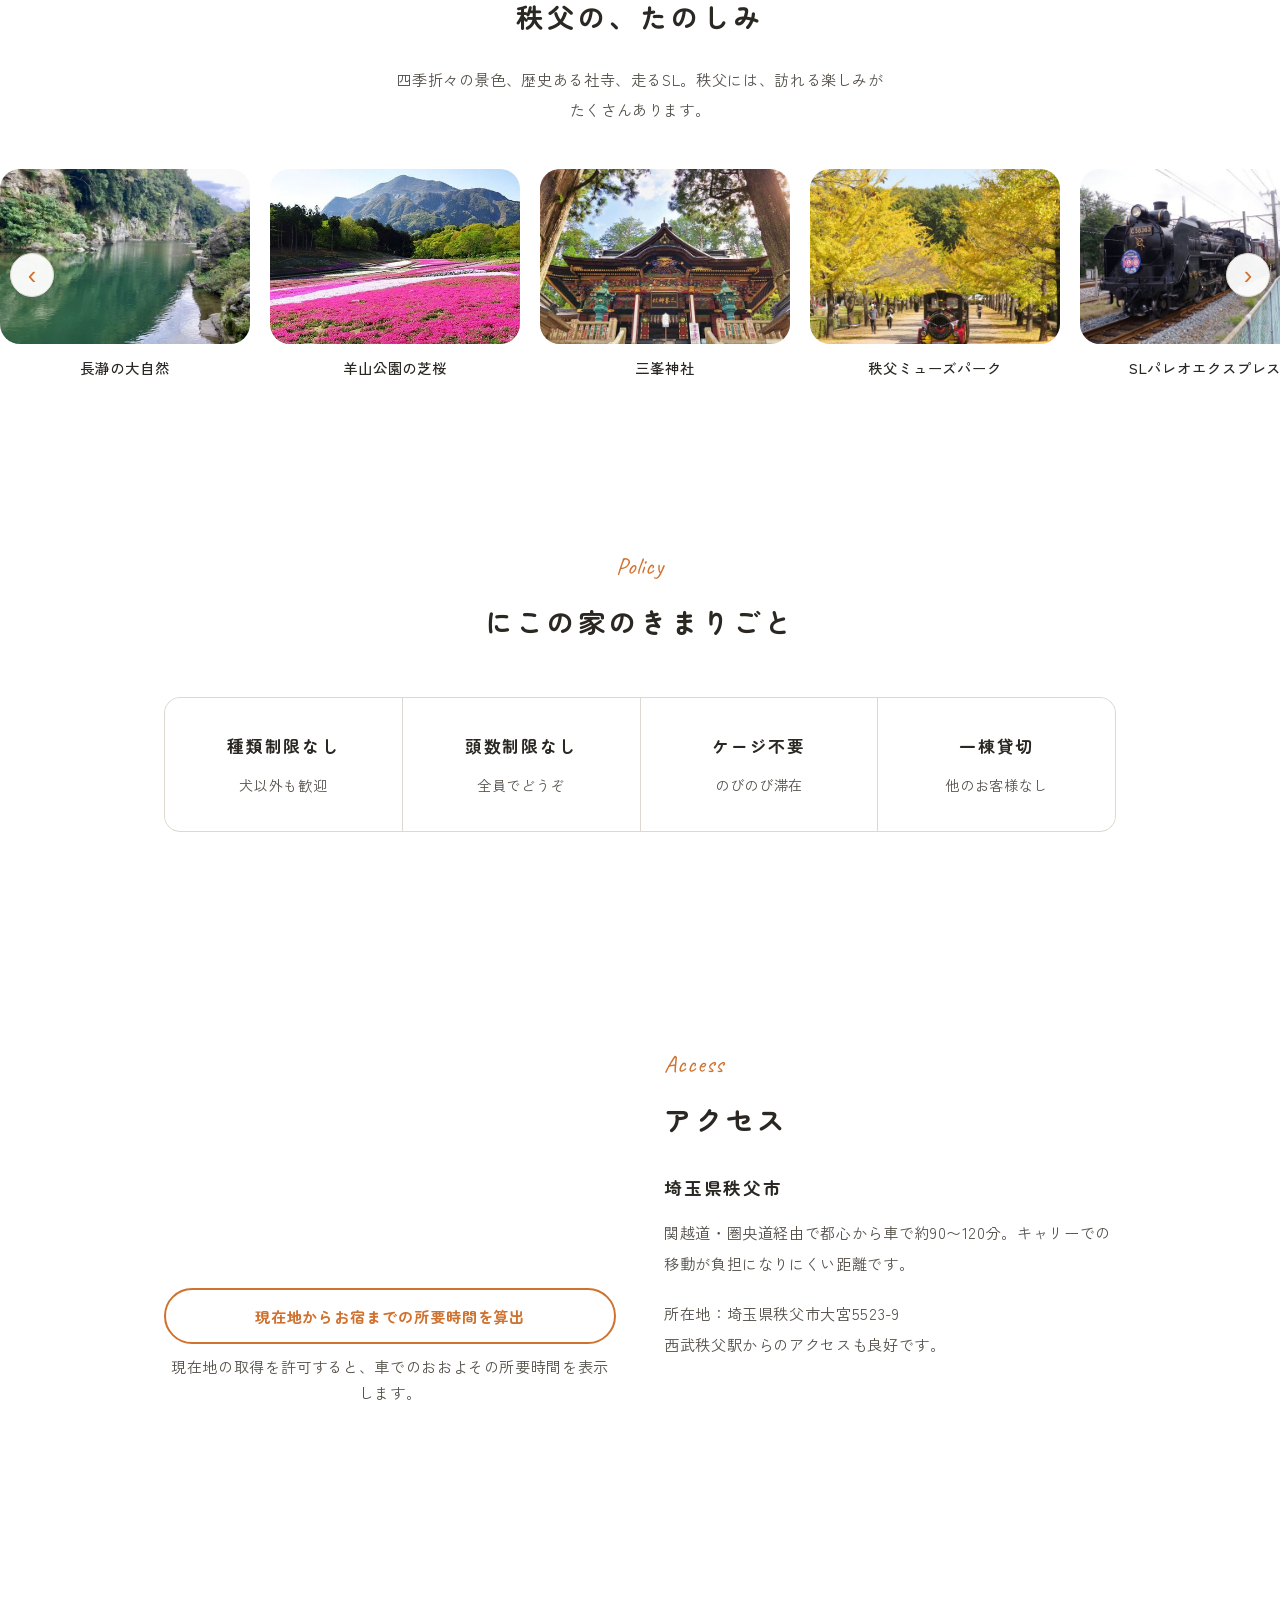
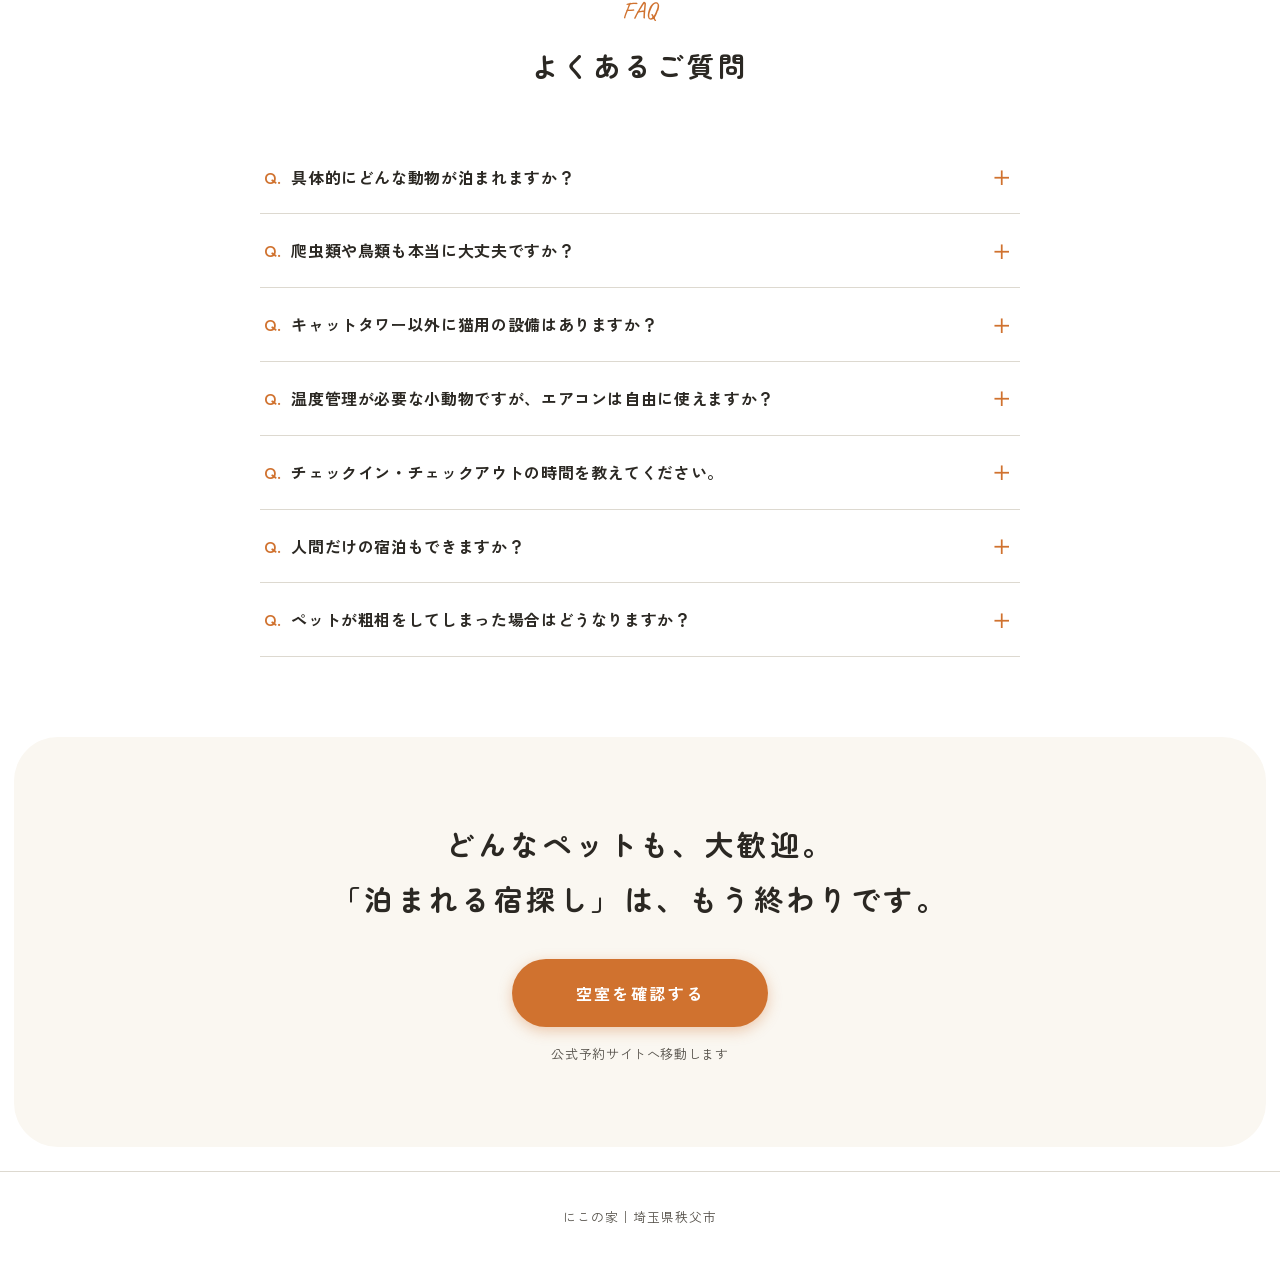
<file: lp/lp/lp3_all-pets.html>
<!DOCTYPE html>
<html lang="ja">
<head>
<meta charset="UTF-8">
<meta name="viewport" content="width=device-width, initial-scale=1.0">
<meta name="color-scheme" content="light only">
<title>にこの家｜猫・うさぎ・フェレットも泊まれる宿・秩父（あらゆるペット歓迎）</title>
<meta name="description" content="犬だけじゃない。猫・うさぎ・フェレットなど、あらゆるペットと一緒に泊まれる秩父の一棟貸しの宿「にこの家」。">
<link rel="preconnect" href="https://fonts.googleapis.com">
<link rel="preconnect" href="https://fonts.gstatic.com" crossorigin>
<link href="https://fonts.googleapis.com/css2?family=Caveat:wght@600&family=Zen+Maru+Gothic:wght@500;700&family=Zen+Kaku+Gothic+New:wght@400;500;700&display=swap" rel="stylesheet">
<style>
:root{
  color-scheme:light only;
  --ink:#2B2823;
  --gray:#55514A;
  --accent:#8FA382;
  --btn:#D0722F;
  --btn-hover:#B35F22;
  --bg:#FFFFFF;
  --bg-sub:#FAF7F1;
  --line:#DDD9D0;
}
*{margin:0;padding:0;box-sizing:border-box}
html{scroll-behavior:smooth}
body{font-family:'Zen Kaku Gothic New',sans-serif;color:var(--ink) !important;background:#FFFFFF !important;line-height:2;font-size:16px;letter-spacing:.04em}
img{max-width:100%;display:block}
.wrap{max-width:1000px;margin:0 auto;padding:0 24px}

/* 写真プレースホルダー（実写真に差し替え） */
.ph{background:var(--bg-sub);border:1px dashed var(--line);border-radius:16px;display:flex;align-items:center;justify-content:center;color:var(--gray);font-size:.85rem;letter-spacing:.1em;text-align:center;padding:12px}
.ph::before{content:"📷 ";margin-right:6px}

/* header */
header{position:sticky;top:0;z-index:50;background:rgba(255,255,255,.95);border-bottom:1px solid var(--line)}
.nav{display:flex;justify-content:space-between;align-items:center;height:60px}
.logo{font-family:'Zen Maru Gothic',sans-serif;font-weight:600;font-size:1.2rem;color:var(--ink);text-decoration:none;letter-spacing:.15em}
.nav-cta{background:var(--btn);color:#fff !important;text-decoration:none;padding:9px 26px;font-size:.85rem;font-weight:700;letter-spacing:.1em;border-radius:999px;transition:background .2s}
.nav-cta:hover{background:var(--btn-hover)}

/* hero */
.hero{position:relative}
.hero .ph{height:min(72vh,560px)}
.hero-copy{text-align:center;padding:56px 24px 0}
.hero-copy h1{font-family:'Zen Maru Gothic',sans-serif;font-weight:600;font-size:clamp(1.6rem,4.5vw,2.4rem);line-height:1.9;letter-spacing:.12em}
.hero-copy p{margin-top:16px;color:var(--gray);font-size:.95rem;letter-spacing:.08em}

/* section common */
section{padding:80px 0}
.label{text-align:center;margin-bottom:48px}
.label .en{display:block;font-size:.75rem;letter-spacing:.35em;color:var(--accent);text-transform:uppercase;margin-bottom:8px}
.label .ja{font-family:'Zen Maru Gothic',sans-serif;font-weight:600;font-size:clamp(1.3rem,3.2vw,1.7rem);letter-spacing:.15em}

/* concept */
.concept{text-align:center}
.concept p{max-width:36em;margin:0 auto 1.4em}

/* features */
.features{background:var(--bg-sub)}
.feature{display:grid;grid-template-columns:1fr 1fr;gap:48px;align-items:center;margin-bottom:72px}
.feature:last-child{margin-bottom:0}
.feature .ph{height:300px}
.feature:nth-child(even) .f-img{order:2}
.num{font-family:'Zen Maru Gothic',sans-serif;color:var(--accent);font-size:.9rem;letter-spacing:.3em;margin-bottom:12px}
.feature h3{font-family:'Zen Maru Gothic',sans-serif;font-weight:600;font-size:1.25rem;letter-spacing:.1em;margin-bottom:16px;line-height:1.7}
.feature p{color:var(--gray);font-size:.95rem}
@media(max-width:720px){.feature{grid-template-columns:1fr;gap:24px}.feature:nth-child(even) .f-img{order:0}}

/* rules */
.rules-grid{display:grid;grid-template-columns:repeat(auto-fit,minmax(200px,1fr));gap:1px;background:var(--line);border:1px solid var(--line);border-radius:16px;overflow:hidden}
.rule{background:#fff;padding:32px 20px;text-align:center}
.rule .t{font-family:'Zen Maru Gothic',sans-serif;font-weight:600;font-size:1.05rem;letter-spacing:.1em;margin-bottom:8px}
.rule .d{color:var(--gray);font-size:.88rem}

/* access */
.access-inner{display:grid;grid-template-columns:1fr 1fr;gap:48px;align-items:center}
.access .ph{height:280px}
.access h3{font-family:'Zen Maru Gothic',sans-serif;font-weight:600;font-size:1.1rem;margin-bottom:12px;letter-spacing:.1em}
.access p{color:var(--gray);font-size:.95rem;margin-bottom:20px}
@media(max-width:720px){.access-inner{grid-template-columns:1fr}}

/* cta */
.cta{background:var(--bg-sub);text-align:center}
.cta h2{font-family:'Zen Maru Gothic',sans-serif;font-weight:600;font-size:clamp(1.3rem,3.5vw,1.8rem);letter-spacing:.12em;line-height:1.9;margin-bottom:32px}
.btn{display:inline-block;background:var(--btn);color:#fff !important;text-decoration:none;padding:18px 64px;font-size:1rem;font-weight:700;letter-spacing:.15em;border-radius:999px;box-shadow:0 4px 14px rgba(208,114,47,.35);transition:background .2s,transform .15s}
.btn:hover{background:var(--btn-hover);transform:translateY(-1px)}
.btn-note{display:block;margin-top:14px;font-size:.82rem;color:var(--gray)}

footer{border-top:1px solid var(--line);text-align:center;padding:32px 24px;font-size:.8rem;color:var(--gray);letter-spacing:.08em}
@media (prefers-reduced-motion:reduce){*{transition:none!important}}

/* welcome badge */
.welcome{display:block;color:var(--btn);font-family:'Zen Maru Gothic',sans-serif;font-weight:700;letter-spacing:.15em;font-size:clamp(1.05rem,3vw,1.3rem);margin-bottom:16px}
/* empathy section */
.empathy{background:#FFFFFF;padding-top:0}
.quotes{display:grid;grid-template-columns:repeat(auto-fit,minmax(250px,1fr));gap:20px;margin-bottom:44px}
.q{background:var(--bg-sub);border-radius:16px;padding:28px 24px;font-size:.95rem;color:var(--ink);line-height:1.9}
.q::before{content:"”";font-family:'Zen Maru Gothic',sans-serif;font-size:2.2rem;color:var(--btn);line-height:1;display:block;margin-bottom:6px}
.answer{text-align:center;font-family:'Zen Maru Gothic',sans-serif;font-weight:700;font-size:clamp(1.15rem,3.2vw,1.5rem);color:var(--btn);line-height:2.1}
.sp{display:none}
@media(max-width:600px){.sp{display:inline}}

/* === emo upgrade === */
.label .en{font-family:'Caveat',cursive;font-size:1.5rem;letter-spacing:.04em;text-transform:none;color:var(--btn);margin-bottom:4px}
.mk{background:linear-gradient(transparent 60%,rgba(224,138,78,.4) 60%);padding:0 .06em;border-radius:2px}
.hero-copy h1{font-size:clamp(1.8rem,5vw,2.7rem)}
.features{border-radius:44px;margin:0 14px}
.cta{border-radius:44px;margin:0 14px 24px}
.q{box-shadow:0 8px 22px rgba(43,40,35,.06)}
.feature .ph,.access .ph{border-radius:24px}
.hero .ph{border-radius:0 0 44px 44px;border-top:none}
.fadein{opacity:0;transform:translateY(26px);transition:opacity .9s cubic-bezier(.22,.6,.3,1),transform .9s cubic-bezier(.22,.6,.3,1)}
.fadein.show{opacity:1;transform:none}
@media (prefers-reduced-motion:reduce){.fadein{opacity:1!important;transform:none!important;transition:none!important}}

/* === chichibu marquee === */
.chichibu{padding:80px 0;overflow:hidden}
.chi-lead{text-align:center;color:var(--gray);margin:-28px auto 44px;font-size:.95rem;padding:0 24px;max-width:36em}
.marquee{overflow:hidden;width:100%}
.m-track{display:flex;gap:20px;width:max-content}
.m-card{width:250px;flex-shrink:0;margin:0}
.m-card .ph{height:175px;border-radius:20px;font-size:.78rem}
.m-card figcaption{text-align:center;margin-top:10px;font-size:.9rem;color:var(--ink);font-weight:500;letter-spacing:.06em}
@keyframes scrollx{from{transform:translateX(0)}to{transform:translateX(-50%)}}
@media (prefers-reduced-motion:reduce){.m-track{animation:none}.marquee{overflow-x:auto;-webkit-overflow-scrolling:touch}}

.m-photo{width:100%;height:175px;object-fit:cover;border-radius:20px;display:block}
.f-photo{width:100%;height:300px;object-fit:cover;border-radius:24px;display:block}
.f-video{width:100%;height:300px;object-fit:cover;border-radius:24px;display:block;background:#000}

/* === google map === */
.map-box{width:100%}
.gmap{width:100%;height:280px;border:0;border-radius:24px;display:block;filter:saturate(.9)}
.route-btn{display:block;width:100%;margin-top:16px;background:#fff;color:var(--btn);border:2px solid var(--btn);border-radius:999px;padding:15px 20px;font-family:'Zen Maru Gothic',sans-serif;font-weight:700;font-size:.95rem;letter-spacing:.06em;cursor:pointer;transition:background .2s,color .2s}
.route-btn:hover{background:var(--btn);color:#fff}
.route-btn:disabled{opacity:.6;cursor:wait}
.route-note{font-size:.8rem;color:var(--gray);margin-top:10px;text-align:center;line-height:1.7}

.route-result{margin-top:18px;background:var(--bg-sub);border-radius:20px;padding:24px 20px;text-align:center}
.rr-main{margin:0;line-height:1.4}
.rr-time{font-family:'Zen Maru Gothic',sans-serif;font-weight:700;font-size:clamp(1.7rem,6vw,2.2rem);color:var(--btn);display:block}
.rr-unit{font-size:.8rem;color:var(--gray);display:block;margin-top:4px}
.rr-sub{font-size:.9rem;color:var(--ink);margin:10px 0 14px}
.rr-link{font-size:.88rem;color:var(--btn);font-weight:700;text-decoration:underline;text-underline-offset:4px}

/* === faq === */
.faq{background:#fff}
.faq-list{max-width:760px;margin:0 auto}
.faq-list details{border-bottom:1px solid var(--line)}
.faq-list summary{list-style:none;cursor:pointer;padding:22px 40px 22px 4px;font-weight:700;font-size:1rem;color:var(--ink);position:relative;line-height:1.8}
.faq-list summary::-webkit-details-marker{display:none}
.faq-list summary::before{content:"Q.";color:var(--btn);font-family:'Zen Maru Gothic',sans-serif;font-weight:700;margin-right:10px}
.faq-list summary::after{content:"＋";position:absolute;right:8px;top:50%;transform:translateY(-50%);color:var(--btn);font-size:1.2rem;transition:transform .2s}
.faq-list details[open] summary::after{content:"−"}
.faq-list .faq-a{padding:0 4px 24px;color:var(--gray);font-size:.95rem;line-height:2}
.faq-list .faq-a::before{content:"A.";color:var(--accent);font-family:'Zen Maru Gothic',sans-serif;font-weight:700;margin-right:10px}

/* === hero slideshow === */
.hero-slides{position:relative;height:min(72vh,560px);overflow:hidden;border-radius:0 0 44px 44px}
.hero-slide{position:absolute;inset:0;opacity:0;transition:opacity 1.8s ease;z-index:0}
.hero-slide.is-active{opacity:1;z-index:1}
.hero-slide .ph,.hero-slide img,.hero-slide video{width:100%;height:100%;object-fit:cover;border-radius:0;border:none}
.hero-dots{position:absolute;bottom:18px;left:50%;transform:translateX(-50%);display:flex;gap:8px;z-index:2}
.hero-dots span{width:8px;height:8px;border-radius:50%;background:rgba(255,255,255,.55);box-shadow:0 0 4px rgba(0,0,0,.3);transition:background .3s}
.hero-dots span.on{background:#fff}
@media (prefers-reduced-motion:reduce){.hero-slide{transition:none}}

/* === hero tag === */
.hero-tag{position:absolute;left:50%;bottom:56px;transform:translateX(-50%);z-index:3;background:none;color:#fff;font-family:'Zen Maru Gothic',sans-serif;font-weight:700;font-size:clamp(1.25rem,4.2vw,2.1rem);letter-spacing:.08em;line-height:1.9;padding:0 20px;text-align:center;width:max-content;max-width:calc(100% - 32px);text-shadow:0 2px 14px rgba(0,0,0,.55),0 0 4px rgba(0,0,0,.4)}
.hero-tag .tag-strong{display:block;font-size:1.15em}
.hero-tag .tag-name{display:block;font-size:.6em;letter-spacing:.14em;margin-top:8px;opacity:.92}
.hero-slides::after{content:"";position:absolute;inset:auto 0 0 0;height:55%;background:linear-gradient(to top,rgba(30,25,20,.62),rgba(30,25,20,0));z-index:2;pointer-events:none;border-radius:0 0 44px 44px}

/* === gallery === */
.gallery{background:#fff;overflow:hidden}
.g-lead{text-align:center;color:var(--gray);margin:-28px auto 44px;font-size:.95rem;max-width:34em;padding:0 24px}
.g-marquee{overflow:hidden;width:100%}
.g-track{display:flex;gap:20px;width:max-content}
.g-cell{margin:0;width:280px;flex-shrink:0}
.g-cell .ph,.g-cell img{width:100%;height:200px;object-fit:cover;border-radius:18px;display:block}
.g-cell .ph{height:200px;font-size:.75rem}
.g-cell figcaption{text-align:center;margin-top:8px;font-size:.88rem;color:var(--ink);font-weight:500;letter-spacing:.06em}
@keyframes scrollx-rev{from{transform:translateX(-50%)}to{transform:translateX(0)}}
@media (prefers-reduced-motion:reduce){.g-track{animation:none}.g-marquee{overflow-x:auto;-webkit-overflow-scrolling:touch}}

/* === carousel manual control === */
.car-shell{position:relative}
.car-btn{position:absolute;top:50%;transform:translateY(-50%);z-index:5;width:44px;height:44px;border-radius:50%;background:rgba(255,255,255,.95);border:1px solid var(--line);color:var(--btn);font-size:1.6rem;line-height:1;cursor:pointer;box-shadow:0 4px 14px rgba(0,0,0,.15);display:flex;align-items:center;justify-content:center;transition:background .2s,color .2s;padding:0}
.car-btn:hover{background:var(--btn);color:#fff;border-color:var(--btn)}
.car-btn.prev{left:10px}
.car-btn.next{right:10px}
.marquee{overflow-x:auto;scrollbar-width:none;cursor:grab}
.marquee::-webkit-scrollbar{display:none}
.marquee.dragging{cursor:grabbing;user-select:none}
</style>
<script type="application/ld+json">
{
  "@context": "https://schema.org",
  "@type": "LodgingBusiness",
  "name": "にこの家",
  "alternateName": "Niko's House",
  "address": {
    "@type": "PostalAddress",
    "streetAddress": "大宮5523-9",
    "addressLocality": "秩父市",
    "addressRegion": "埼玉県",
    "addressCountry": "JP",
    "postalCode": "368-0023"
  },
  "geo": {
    "@type": "GeoCoordinates",
    "latitude": 35.9924,
    "longitude": 139.0855
  },
  "url": "https://nicoshouse.airhost.co/ja",
  "petsAllowed": true,
  "amenityFeature": [
    {
      "@type": "LocationFeatureSpecification",
      "name": "一棟貸切",
      "value": true
    },
    {
      "@type": "LocationFeatureSpecification",
      "name": "頭数制限なし・ケージ不要",
      "value": true
    },
    {
      "@type": "LocationFeatureSpecification",
      "name": "人工芝のプライベートガーデン",
      "value": true
    },
    {
      "@type": "LocationFeatureSpecification",
      "name": "滑りにくい床材",
      "value": true
    },
    {
      "@type": "LocationFeatureSpecification",
      "name": "セルフチェックイン",
      "value": true
    }
  ],
  "potentialAction": {
    "@type": "ReserveAction",
    "target": "https://nicoshouse.airhost.co/ja"
  },
  "description": "犬だけでなく猫・うさぎ・フェレット・鳥などあらゆるペットと泊まれる埼玉県秩父市の一棟貸し民泊。種類・大きさ・頭数の制限なし、キャットタワー常設。",
  "checkinTime": "15:00",
  "checkoutTime": "10:00"
}
</script>
<script type="application/ld+json">
{
  "@context": "https://schema.org",
  "@type": "FAQPage",
  "mainEntity": [
    {
      "@type": "Question",
      "name": "具体的にどんな動物が泊まれますか？",
      "acceptedAnswer": {
        "@type": "Answer",
        "text": "猫、うさぎ、フェレット、LOVOT（ロボットペット）など、幅広くお泊まりいただけます。ハムスターなどのネズミ科の小動物は、近隣に猫が多いため脱走等に十分ご注意ください。脱走や猫とのトラブルについて、当施設では責任を負いかねます。"
      }
    },
    {
      "@type": "Question",
      "name": "爬虫類や鳥類も本当に大丈夫ですか？",
      "acceptedAnswer": {
        "@type": "Answer",
        "text": "はい、お泊まりいただけます。ただし近隣に猫が多いため、脱走等には十分ご注意ください。脱走や猫とのトラブルについて、当施設では責任を負いかねます。"
      }
    },
    {
      "@type": "Question",
      "name": "キャットタワー以外に猫用の設備はありますか？",
      "acceptedAnswer": {
        "@type": "Answer",
        "text": "キャットタワー以外のご用意はありません。猫砂などのトイレ用品は、普段お使いのものをお持ちください。"
      }
    },
    {
      "@type": "Question",
      "name": "温度管理が必要な小動物ですが、エアコンは自由に使えますか？",
      "acceptedAnswer": {
        "@type": "Answer",
        "text": "ご自由にお使いいただけます。なお秩父は夏の暑さ・冬の寒さが厳しい土地です。温度変化に敏感なペットは、春・秋のご旅行がより快適にお過ごしいただけます。"
      }
    },
    {
      "@type": "Question",
      "name": "チェックイン・チェックアウトの時間を教えてください。",
      "acceptedAnswer": {
        "@type": "Answer",
        "text": "チェックインは15:00、チェックアウトは10:00です。セルフチェックイン方式なので、到着後すぐにご家族だけの時間をお過ごしいただけます。"
      }
    },
    {
      "@type": "Question",
      "name": "人間だけの宿泊もできますか？",
      "acceptedAnswer": {
        "@type": "Answer",
        "text": "可能です。ペット連れでない方もお気軽にご利用ください。"
      }
    },
    {
      "@type": "Question",
      "name": "ペットが粗相をしてしまった場合はどうなりますか？",
      "acceptedAnswer": {
        "@type": "Answer",
        "text": "清掃道具をご用意していますので、清掃にご協力をお願いします。ご不安な場合はマナーパンツ等の着用をおすすめします。著しい破損や特別な清掃が必要な場合は、別途費用を請求させていただく可能性があります。"
      }
    }
  ]
}
</script>
<link rel="canonical" href="https://nikonote04.github.io/nicoshouse/lp/lp3_all-pets.html">
</head>
<body>

<header>
  <div class="wrap nav">
    <a class="logo" href="#">にこの家</a>
    <a class="nav-cta" href="https://nicoshouse.airhost.co/ja" target="_blank" rel="noopener">ご予約</a>
  </div>
</header>

<div class="hero">
  <div class="hero-slides">
    <p class="hero-tag"><span class="tag-strong">うさぎも、フェレットも、<br>どんなペットも泊まれる。</span><span class="tag-name">ペットと泊まる一棟貸しの宿「にこの家」</span></p>
    <div class="hero-slide is-active"><div class="ph">ヒーロー写真1：猫が室内でくつろいでいる写真</div></div>
    <div class="hero-slide"><div class="ph">ヒーロー写真2：うさぎ・フェレットなど犬以外のペット</div></div>
    <div class="hero-slide"><div class="ph">ヒーロー写真3：キャットタワーと猫</div></div>
    <div class="hero-dots"><span class="on"></span><span></span><span></span></div>
  </div>
  <div class="hero-copy">
    <span class="welcome">＼ どんなペットも、大歓迎！ ／</span>
    <h1>うちの子も、<br class="sp"><span class="mk">堂々と</span>旅できる。</h1>
    <p>猫・うさぎ・フェレット・鳥も大歓迎　—　秩父の一棟貸しの宿</p>
  </div>
</div>

<section class="concept">
  <div class="wrap">
    <div class="label"><span class="en">Concept</span><span class="ja">あらゆるペットを、家族として</span></div>
    <p>「ペット可」と検索して出てくるのは、いつも犬の宿ばかり。猫も、うさぎも、フェレットも、大切さは何ひとつ変わらない家族なのに。</p>
    <p>にこの家に「対象外の家族」はいません。種類・大きさ・頭数の制限なし。どの子も、そのままの姿で歓迎します。</p>
  </div>
</section>

<section class="empathy">
  <div class="wrap">
    <div class="label"><span class="en">Voice</span><span class="ja">犬以外の子と暮らす飼い主さん、こんな経験ありませんか</span></div>
    <div class="quotes">
      <div class="q">「ペット可」に喜んでページを開いたら、対象は犬だけ。この繰り返しに、もう慣れてしまった。</div>
      <div class="q">「猫 泊まれる宿」で検索しても、出てくるのはいつも数件。選ぶ楽しみなんて、なかった。</div>
      <div class="q">「うさぎなんですが…」と伝えた瞬間の、電話口の戸惑い。聞くだけで気疲れしてしまう。</div>
    </div>
    <p class="answer">にこの家は、違います。<br>猫も、うさぎも、フェレットも、鳥も。<br>どの子も、大歓迎です。</p>
  </div>
</section>

<section class="features">
  <div class="wrap">
    <div class="label"><span class="en">Features</span><span class="ja">にこの家の魅力</span></div>

    <div class="feature">
      <div class="f-img"><div class="ph">写真：猫・うさぎ・フェレットなどの集合カット（または各種の写真）</div></div>
      <div>
        <p class="num">01</p>
        <h3>種類の制限なし</h3>
        <p>猫、うさぎ、フェレット、ハムスター、鳥——。「犬のみ」の断り書きは、にこの家にはありません。掲載のない子も、まずはご相談ください。</p>
      </div>
    </div>

    <div class="feature">
      <div class="f-img"><div class="ph">写真：キャットタワーと猫</div></div>
      <div>
        <p class="num">02</p>
        <h3>キャットタワー常設</h3>
        <p>猫ちゃんには上下運動できる居場所を。窓辺から秩父の景色を眺めながら、おうちと同じようにくつろげます。</p>
      </div>
    </div>

    <div class="feature">
      <div class="f-img"><img loading="lazy" decoding="async" class="f-photo" src="assets/img/2ae29bca89.jpg" alt="にこの家のプライベートガーデン（人工芝）"></div>
      <div>
        <p class="num">03</p>
        <h3>一棟貸切の、静かな環境</h3>
        <p>他のお客様も、他の動物もいません。環境の変化に敏感な子も、家族だけの静かな時間の中で少しずつ慣れていけます。お庭には天然素材の冷却充填剤を使ったハイテク芝「COOOL Turf」を採用。真夏でも熱がこもりにくく、素足でも安心な空間です。</p>
      </div>
    </div>

    <div class="feature">
      <div class="f-img"><video class="f-video" autoplay muted loop playsinline preload="auto" poster="assets/img/549f6003fb.webp" aria-label="滑りにくい床材の上を歩くようす"><source src="assets/video/floor.mp4" type="video/mp4"></video></div>
      <div>
        <p class="num">04</p>
        <h3>ケージ不要</h3>
        <p>滞在中、ケージに入れる必要はありません。滑りにくい床材の室内で、どの子ものびのびと過ごせます。</p>
      </div>
    </div>

    <div class="feature">
      <div class="f-img"><img loading="lazy" decoding="async" class="f-photo" src="assets/img/a647b182a5.jpg" alt="セルフチェックイン用タブレットと看板犬の置物"></div>
      <div>
        <p class="num">05</p>
        <h3>セルフチェックインで、すぐ休める</h3>
        <p>チェックインは無人のセルフ方式。移動で疲れた子を、到着してすぐに休ませてあげられます。</p>
      </div>
    </div>

  </div>
</section>

<section class="gallery">
  <div class="wrap">
    <div class="label"><span class="en">Gallery</span><span class="ja">にこの家の中の様子はこちら</span></div>
    <p class="g-lead">泊まる前に、すみずみまで。気になるところは全部ここで確認してください。</p>
    <div class="car-shell"><button type="button" class="car-btn prev" aria-label="前の写真へ">&#8249;</button><div class="marquee g-marquee" data-dir="rev"><div class="m-track g-track"><figure class="g-cell"><img loading="lazy" decoding="async" src="assets/img/4d64854c24.jpg" alt="にこの家のリビング"></figure><figure class="g-cell"><img loading="lazy" decoding="async" src="assets/img/67fb1f93dc.jpg" alt="ダイニング"></figure><figure class="g-cell"><img loading="lazy" decoding="async" src="assets/img/4d7bd4d662.jpg" alt="キッチンとワークスペース"></figure><figure class="g-cell"><img loading="lazy" decoding="async" src="assets/img/9e42eaa33e.jpg" alt="寝室"></figure><figure class="g-cell"><img loading="lazy" decoding="async" src="assets/img/e2959d23e9.jpg" alt="ベッドでくつろぐ看板犬にこ"></figure><figure class="g-cell"><img loading="lazy" decoding="async" src="assets/img/12acd98177.jpg" alt="玄関とキャットステップ"></figure><figure class="g-cell"><img loading="lazy" decoding="async" src="assets/img/ab8cde8abf.jpg" alt="浴室"></figure><figure class="g-cell"><img loading="lazy" decoding="async" src="assets/img/f40579db17.jpg" alt="キャットタワースペース"></figure><figure class="g-cell"><img loading="lazy" decoding="async" src="assets/img/632a575eac.jpg" alt="館内のアート"></figure><figure class="g-cell"><img loading="lazy" decoding="async" src="assets/img/6b41906a39.jpg" alt="お出かけ準備のにこたち"></figure><figure class="g-cell"><img loading="lazy" decoding="async" src="assets/img/2d62a4e132.jpg" alt="夜のテラス"></figure><figure class="g-cell"><img loading="lazy" decoding="async" src="assets/img/f1a984bc05.jpg" alt="夜の人工芝ガーデン"></figure><figure class="g-cell"><img loading="lazy" decoding="async" src="assets/img/543625c61e.jpg" alt="ドッグランスペース"></figure><figure class="g-cell"><img loading="lazy" decoding="async" src="assets/img/14a5cda7a7.jpg" alt="にこの家の外観"></figure><figure class="g-cell"><img loading="lazy" decoding="async" src="assets/img/b2becbfb31.jpg" alt="人工芝の庭（昼）"></figure></div></div><button type="button" class="car-btn next" aria-label="次の写真へ">&#8250;</button></div>
  </div>
</section>

<section class="chichibu">
  <div class="label"><span class="en">Chichibu</span><span class="ja">秩父の、たのしみ</span></div>
  <p class="chi-lead">四季折々の景色、歴史ある社寺、走るSL。秩父には、訪れる楽しみがたくさんあります。</p>
  <div class="car-shell"><button type="button" class="car-btn prev" aria-label="前の写真へ">&#8249;</button><div class="marquee" data-dir="fwd">
    <div class="m-track"><figure class="m-card"><img loading="lazy" decoding="async" class="m-photo" src="assets/img/c7bce7caa7.jpg" alt="長瀞の渓谷"><figcaption>長瀞の大自然</figcaption></figure><figure class="m-card"><img loading="lazy" decoding="async" class="m-photo" src="assets/img/707a1b0949.jpg" alt="羊山公園の芝桜と武甲山"><figcaption>羊山公園の芝桜</figcaption></figure><figure class="m-card"><img loading="lazy" decoding="async" class="m-photo" src="assets/img/a58d479f7e.jpg" alt="三峯神社の社殿"><figcaption>三峯神社</figcaption></figure><figure class="m-card"><img loading="lazy" decoding="async" class="m-photo" src="assets/img/b4b1ce1d20.jpg" alt="秩父ミューズパークのイチョウ並木"><figcaption>秩父ミューズパーク</figcaption></figure><figure class="m-card"><img loading="lazy" decoding="async" class="m-photo" src="assets/img/00b3e30c9c.jpg" alt="SLパレオエクスプレス C58 363"><figcaption>SLパレオエクスプレス</figcaption></figure><figure class="m-card"><img loading="lazy" decoding="async" class="m-photo" src="assets/img/5a90cd5a09.jpg" alt="秩父のシンボル 武甲山"><figcaption>壮大な武甲山</figcaption></figure></div>
  </div><button type="button" class="car-btn next" aria-label="次の写真へ">&#8250;</button></div>
</section>

<section>
  <div class="wrap">
    <div class="label"><span class="en">Policy</span><span class="ja">にこの家のきまりごと</span></div>
    <div class="rules-grid">
      <div class="rule"><p class="t">種類制限なし</p><p class="d">犬以外も歓迎</p></div>
      <div class="rule"><p class="t">頭数制限なし</p><p class="d">全員でどうぞ</p></div>
      <div class="rule"><p class="t">ケージ不要</p><p class="d">のびのび滞在</p></div>
      <div class="rule"><p class="t">一棟貸切</p><p class="d">他のお客様なし</p></div>
    </div>
  </div>
</section>

<section class="access">
  <div class="wrap access-inner">
    <div class="map-box">
      <iframe class="gmap" src="https://maps.google.com/maps?q=%E5%9F%BC%E7%8E%89%E7%9C%8C%E7%A7%A9%E7%88%B6%E5%B8%82%E5%A4%A7%E5%AE%AE5523-9&z=15&output=embed&hl=ja" loading="lazy" referrerpolicy="no-referrer-when-downgrade" title="にこの家の地図" allowfullscreen></iframe>
      <button type="button" class="route-btn" id="routeBtn">現在地からお宿までの所要時間を算出</button>
      <div class="route-result" id="routeResult" hidden>
        <p class="rr-main"><span class="rr-time" id="rrTime">--</span><span class="rr-unit">（車でのおおよその目安）</span></p>
        <p class="rr-sub" id="rrDist"></p>
        <a class="rr-link" id="rrLink" href="#" target="_blank" rel="noopener">Googleマップで詳しいルートを見る →</a>
      </div>
      <p class="route-note" id="routeNote">現在地の取得を許可すると、車でのおおよその所要時間を表示します。</p>
    </div>
    <div>
      <div class="label" style="text-align:left;margin-bottom:24px"><span class="en">Access</span><span class="ja">アクセス</span></div>
      <h3>埼玉県秩父市</h3>
      <p>関越道・圏央道経由で都心から車で約90〜120分。キャリーでの移動が負担になりにくい距離です。</p>
      <p>所在地：埼玉県秩父市大宮5523-9<br>西武秩父駅からのアクセスも良好です。</p>
    </div>
  </div>
</section>

<section class="faq">
  <div class="wrap">
    <div class="label"><span class="en">FAQ</span><span class="ja">よくあるご質問</span></div>
    <div class="faq-list"><details><summary>具体的にどんな動物が泊まれますか？</summary><p class="faq-a">猫、うさぎ、フェレット、LOVOT（ロボットペット）など、幅広くお泊まりいただけます。ハムスターなどのネズミ科の小動物は、近隣に猫が多いため脱走等に十分ご注意ください。脱走や猫とのトラブルについて、当施設では責任を負いかねます。</p></details><details><summary>爬虫類や鳥類も本当に大丈夫ですか？</summary><p class="faq-a">はい、お泊まりいただけます。ただし近隣に猫が多いため、脱走等には十分ご注意ください。脱走や猫とのトラブルについて、当施設では責任を負いかねます。</p></details><details><summary>キャットタワー以外に猫用の設備はありますか？</summary><p class="faq-a">キャットタワー以外のご用意はありません。猫砂などのトイレ用品は、普段お使いのものをお持ちください。</p></details><details><summary>温度管理が必要な小動物ですが、エアコンは自由に使えますか？</summary><p class="faq-a">ご自由にお使いいただけます。なお秩父は夏の暑さ・冬の寒さが厳しい土地です。温度変化に敏感なペットは、春・秋のご旅行がより快適にお過ごしいただけます。</p></details><details><summary>チェックイン・チェックアウトの時間を教えてください。</summary><p class="faq-a">チェックインは15:00、チェックアウトは10:00です。セルフチェックイン方式なので、到着後すぐにご家族だけの時間をお過ごしいただけます。</p></details><details><summary>人間だけの宿泊もできますか？</summary><p class="faq-a">可能です。ペット連れでない方もお気軽にご利用ください。</p></details><details><summary>ペットが粗相をしてしまった場合はどうなりますか？</summary><p class="faq-a">清掃道具をご用意していますので、清掃にご協力をお願いします。ご不安な場合はマナーパンツ等の着用をおすすめします。著しい破損や特別な清掃が必要な場合は、別途費用を請求させていただく可能性があります。</p></details></div>
  </div>
</section>

<section class="cta">
  <div class="wrap">
    <h2>どんなペットも、大歓迎。<br>「泊まれる宿探し」は、もう終わりです。</h2>
    <a class="btn" href="https://nicoshouse.airhost.co/ja" target="_blank" rel="noopener">空室を確認する</a>
    <span class="btn-note">公式予約サイトへ移動します</span>
  </div>
</section>

<footer>にこの家｜埼玉県秩父市</footer>

<script>
(function(){
  if(matchMedia('(prefers-reduced-motion: reduce)').matches) return;
  var io=new IntersectionObserver(function(es){
    es.forEach(function(e){if(e.isIntersecting){e.target.classList.add('show');io.unobserve(e.target);}});
  },{threshold:.12});
  document.querySelectorAll('.feature,.q,.label,.answer,.rule,.concept p').forEach(function(el){
    el.classList.add('fadein');io.observe(el);
  });
})();
</script>
<script>
(function(){
  var btn=document.getElementById('routeBtn'), note=document.getElementById('routeNote'),
      box=document.getElementById('routeResult'), tEl=document.getElementById('rrTime'),
      dEl=document.getElementById('rrDist'), link=document.getElementById('rrLink');
  if(!btn) return;
  var DLAT=35.992400, DLNG=139.085500, ADDR=encodeURIComponent('埼玉県秩父市大宮5523-9');

  function hav(a,b,c,d){var R=6371,r=Math.PI/180,x=(c-a)*r,y=(d-b)*r,
    h=Math.sin(x/2)*Math.sin(x/2)+Math.cos(a*r)*Math.cos(c*r)*Math.sin(y/2)*Math.sin(y/2);
    return R*2*Math.atan2(Math.sqrt(h),Math.sqrt(1-h));}
  function fmt(m){m=Math.round(m);if(m<60)return m+'分';return Math.floor(m/60)+'時間'+(m%60?(m%60)+'分':'');}

  function show(min,km,lat,lng,est){
    tEl.textContent='約'+fmt(min);
    dEl.textContent='距離：約'+km.toFixed(0)+'km';
    link.href='https://www.google.com/maps/dir/?api=1&origin='+lat+','+lng+'&destination='+ADDR+'&travelmode=driving';
    box.hidden=false;
    note.textContent=est?'※直線距離からの概算です。実際の所要時間は交通状況により変わります。':'※交通状況により変わります。詳細はGoogleマップでご確認ください。';
    btn.disabled=false; btn.textContent='もう一度計算する';
  }

  btn.addEventListener('click',function(){
    if(!navigator.geolocation){note.textContent='この端末では現在地を取得できません。';return;}
    btn.disabled=true; btn.textContent='計算しています…';
    navigator.geolocation.getCurrentPosition(function(p){
      var la=p.coords.latitude, ln=p.coords.longitude;
      fetch('https://router.project-osrm.org/route/v1/driving/'+ln+','+la+';'+DLNG+','+DLAT+'?overview=false')
        .then(function(r){return r.json();})
        .then(function(j){
          if(j.routes&&j.routes[0]){show(j.routes[0].duration/60,j.routes[0].distance/1000,la,ln,false);}
          else{throw 0;}
        })
        .catch(function(){
          var km=hav(la,ln,DLAT,DLNG)*1.3;
          show(km/45*60,km,la,ln,true);
        });
    },function(){
      btn.disabled=false; btn.textContent='現在地からお宿までの所要時間を算出';
      note.textContent='現在地を取得できませんでした。位置情報の許可設定をご確認ください。';
    },{enableHighAccuracy:false,timeout:8000,maximumAge:300000});
  });
})();
</script>
<script>
(function(){
  var slides=document.querySelectorAll('.hero-slide');
  var dots=document.querySelectorAll('.hero-dots span');
  if(slides.length<2) return;
  var i=0, INTERVAL=5000;
  setInterval(function(){
    slides[i].classList.remove('is-active'); if(dots[i]) dots[i].classList.remove('on');
    i=(i+1)%slides.length;
    slides[i].classList.add('is-active'); if(dots[i]) dots[i].classList.add('on');
  }, INTERVAL);
})();
</script>
<script>
(function(){
  var reduce=matchMedia('(prefers-reduced-motion: reduce)').matches;
  document.querySelectorAll('.car-shell').forEach(function(shell){
    var mq=shell.querySelector('.marquee');
    var track=mq.firstElementChild;track.innerHTML+=track.innerHTML;
    var dir=mq.getAttribute('data-dir')==='rev'?-1:1;
    var speed=reduce?0:0.55;
    var paused=false, idle;

    function half(){return track.scrollWidth/2;}
    if(dir<0) mq.scrollLeft=half();

    function wrap(){
      var h=half();
      if(mq.scrollLeft>=h) mq.scrollLeft-=h;
      else if(mq.scrollLeft<=0) mq.scrollLeft+=h;
    }
    mq.addEventListener('scroll',wrap,{passive:true});

    (function loop(){
      if(!paused&&speed) {mq.scrollLeft+=speed*dir;}
      requestAnimationFrame(loop);
    })();

    function pause(ms){paused=true;clearTimeout(idle);idle=setTimeout(function(){paused=false;},ms||3500);}
    ['touchstart','wheel','pointerdown'].forEach(function(ev){mq.addEventListener(ev,function(){pause();},{passive:true});});

    shell.querySelectorAll('.car-btn').forEach(function(b){
      b.addEventListener('click',function(){
        pause(5000);
        var card=track.querySelector('figure');
        var step=card?card.getBoundingClientRect().width+20:280;
        mq.scrollBy({left:(b.classList.contains('next')?1:-1)*step,behavior:'smooth'});
      });
    });

    var down=false,sx=0,sl=0;
    mq.addEventListener('mousedown',function(e){down=true;sx=e.pageX;sl=mq.scrollLeft;mq.classList.add('dragging');e.preventDefault();});
    window.addEventListener('mousemove',function(e){if(down){mq.scrollLeft=sl-(e.pageX-sx);}});
    window.addEventListener('mouseup',function(){down=false;mq.classList.remove('dragging');});
  });
})();
</script>
</body>
</html>
</file>
